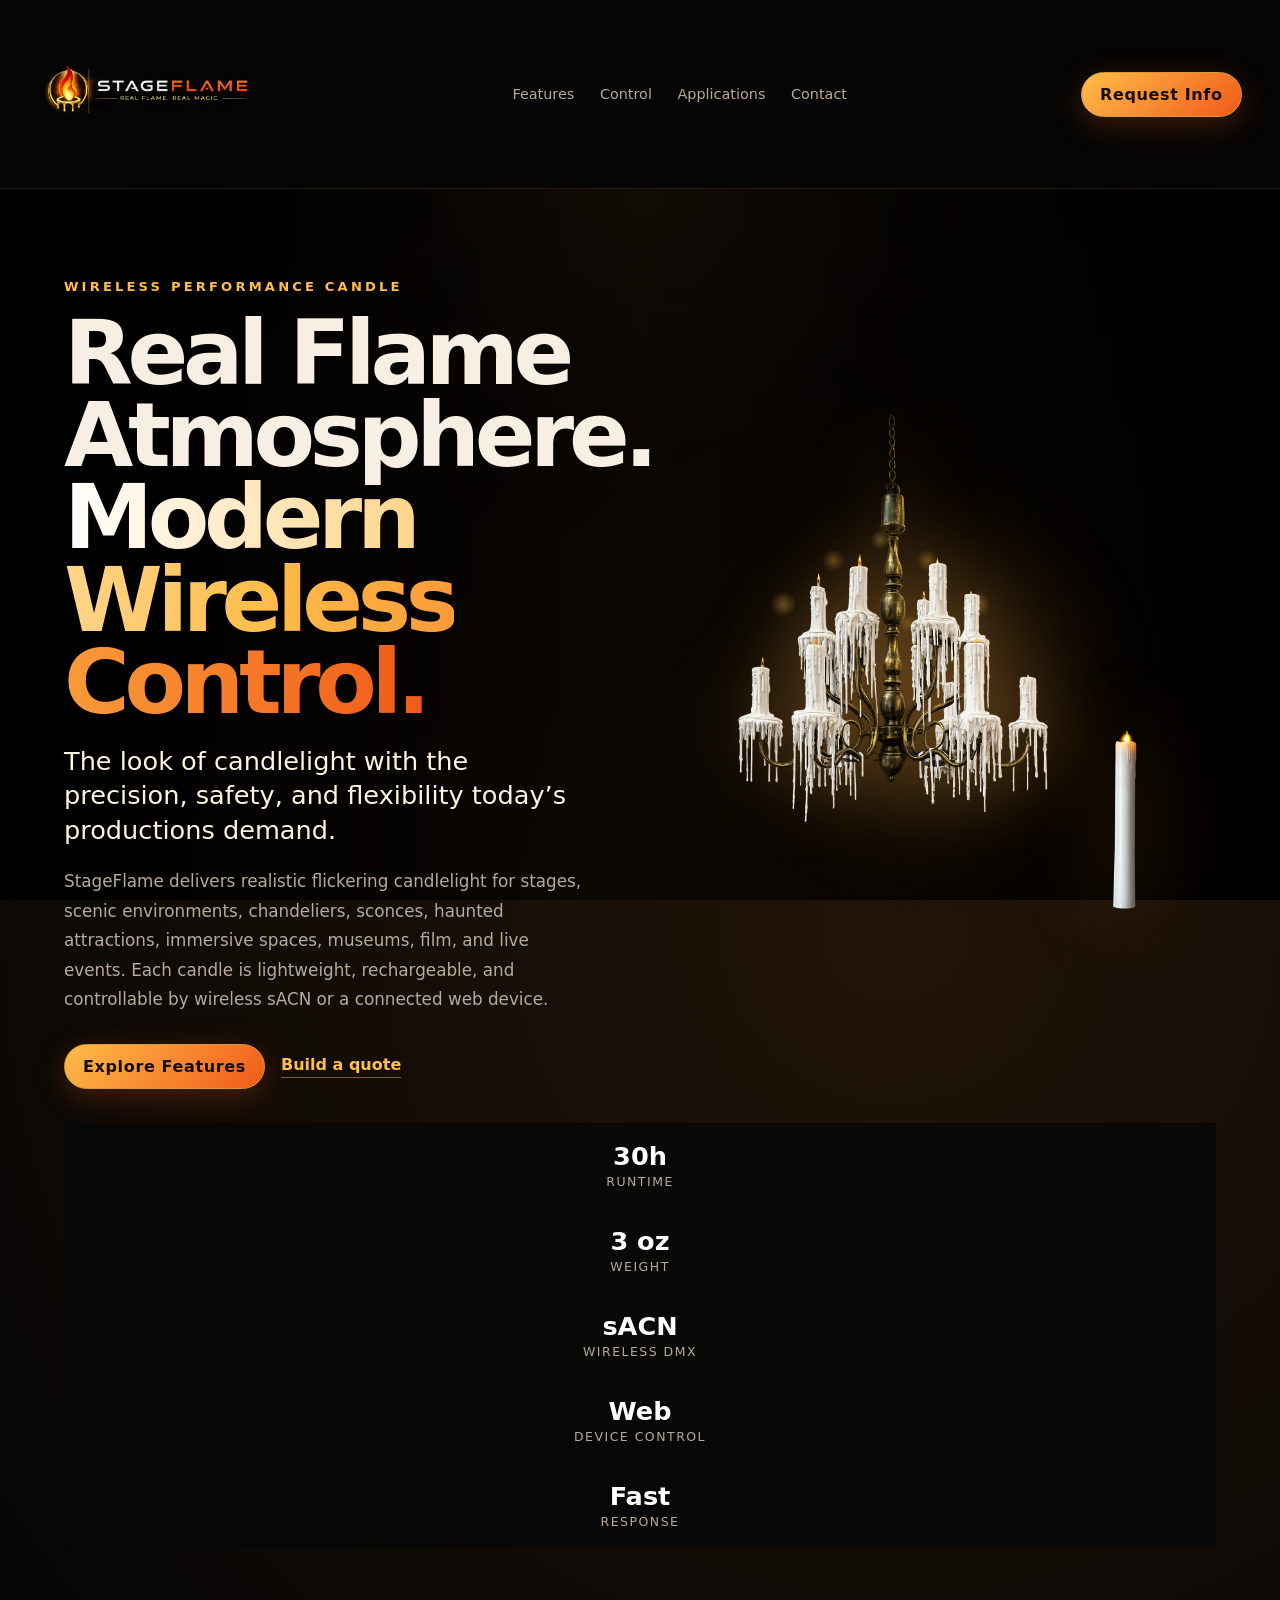
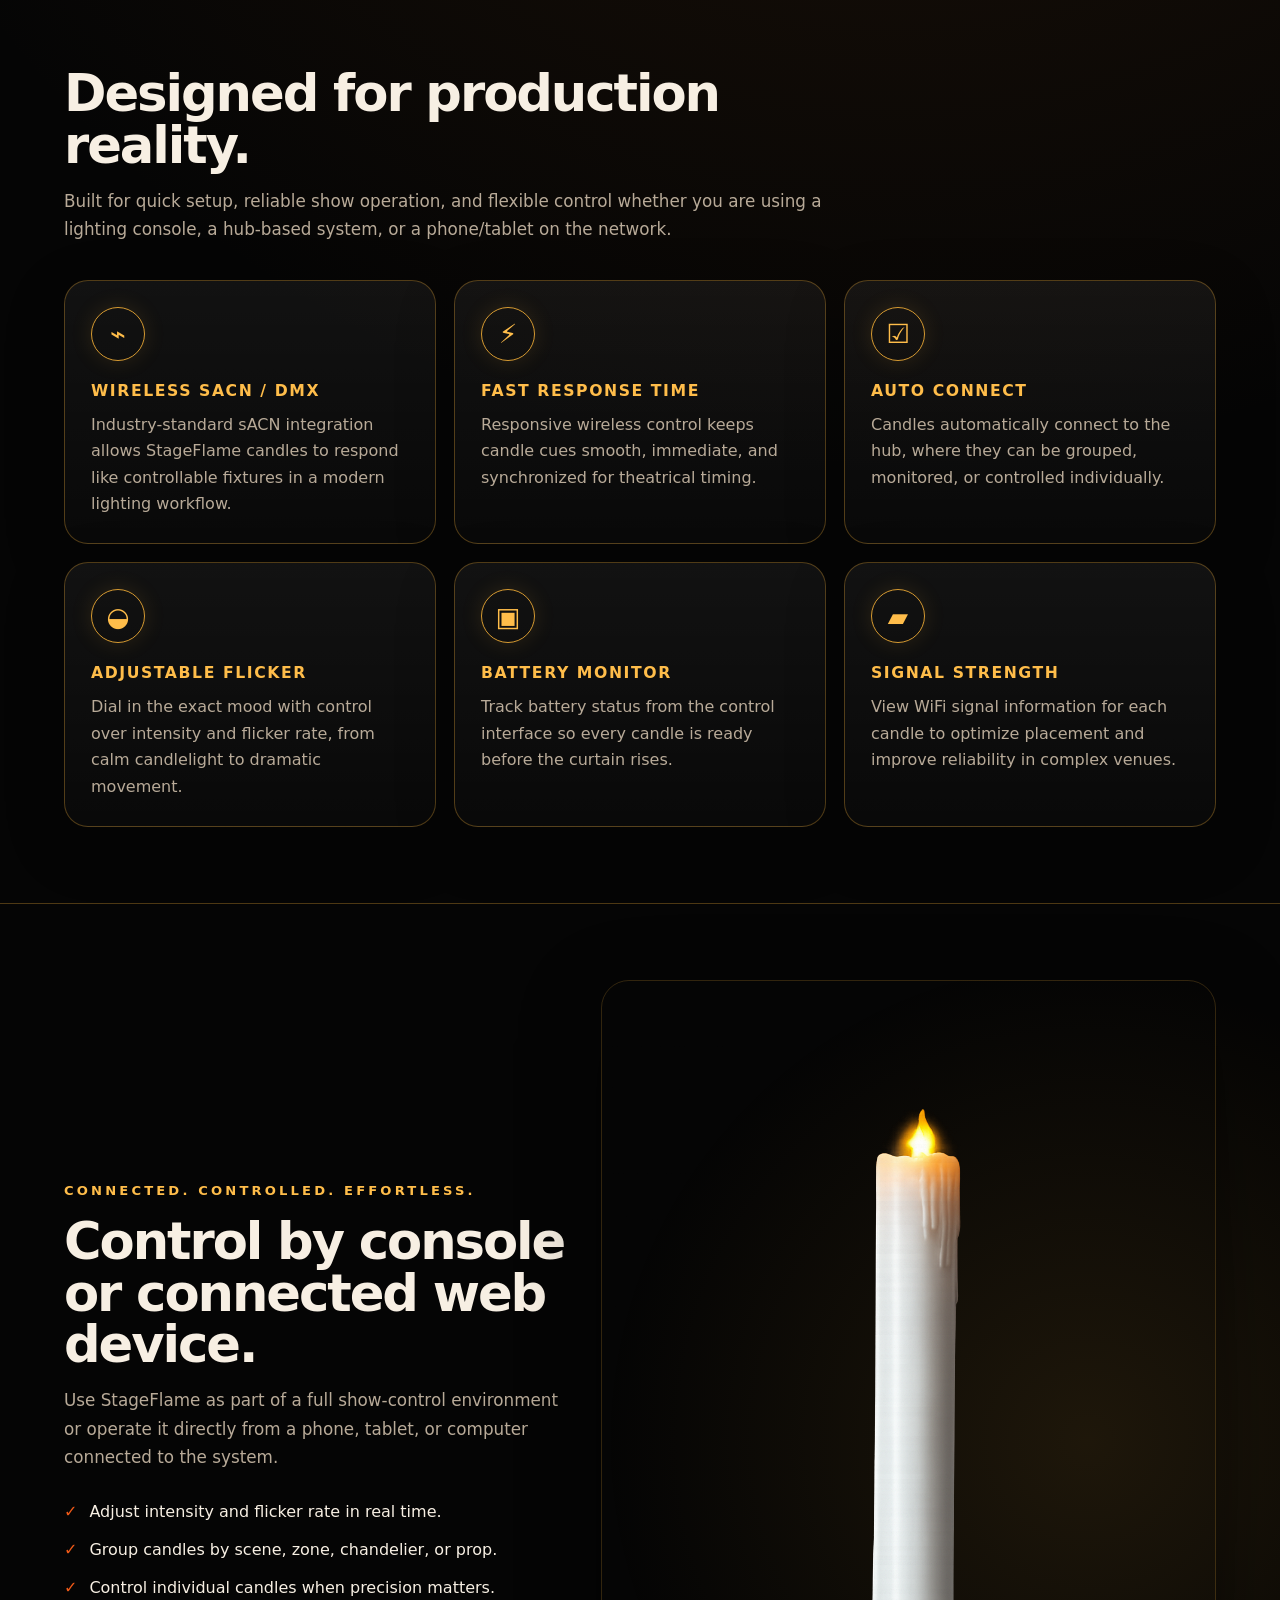
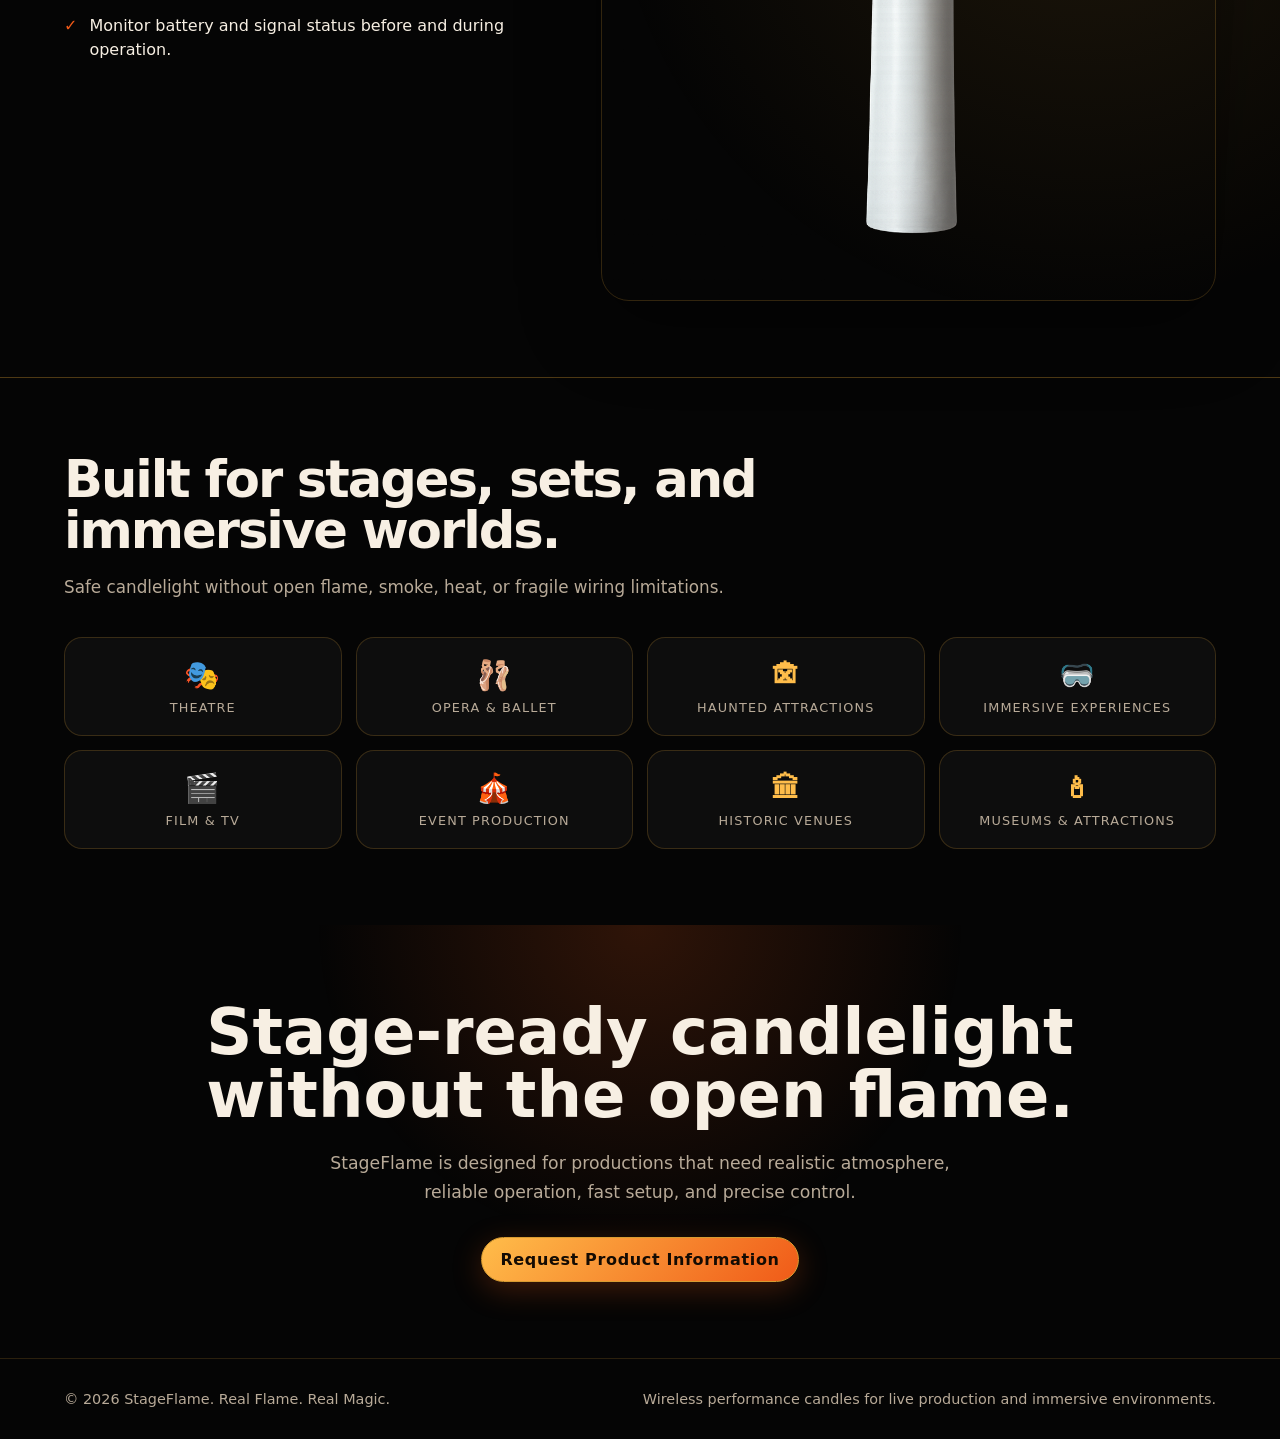
<file: index.html>
<!DOCTYPE html>
<html lang="en">
<head>
  <meta charset="UTF-8" />
  <meta name="viewport" content="width=device-width, initial-scale=1.0" />
  <title>StageFlame | Wireless Performance Candles</title>
  <link rel="stylesheet" href="style.css" />
</head>
<body>
  <header class="site-header">
    <a class="brand" href="#top">
      <img class="brand-logo" src="assets/stageflame-logo.png" alt="StageFlame logo" />
    </a>
    <nav>
      <a href="#features">Features</a>
      <a href="#control">Control</a>
      <a href="#applications">Applications</a>
      <a href="#contact">Contact</a>
    </nav>
    <a class="btn" href="mailto:stageflamefx@gmail.com?subject=StageFlame%20Inquiry">Request Info</a>
  </header>

  <main id="top">
    <section class="hero">
      <div class="hero-copy">
        <div class="eyebrow">Wireless Performance Candle</div>
        <h1>Real Flame Atmosphere. <span>Modern Wireless Control.</span></h1>
        <p class="hero-subtitle">The look of candlelight with the precision, safety, and flexibility today’s productions demand.</p>
        <p class="hero-text">StageFlame delivers realistic flickering candlelight for stages, scenic environments, chandeliers, sconces, haunted attractions, immersive spaces, museums, film, and live events. Each candle is lightweight, rechargeable, and controllable by wireless sACN or a connected web device.</p>
        <div class="hero-actions">
          <a class="btn" href="#features">Explore Features</a>
          <a class="ghost-link" href="#contact">Build a quote</a>
        </div>
      </div>
      <div class="hero-art">
        <img class="chandelier" src="assets/chandelier.png" alt="StageFlame chandelier with wireless candles" />
        <img class="candle" src="assets/candle.jpeg" alt="StageFlame candle in theatrical holder" />
      </div>
    </section>

    <div class="stats-strip">
      <div class="stat"><strong>30h</strong><span>Runtime</span></div>
      <div class="stat"><strong>3 oz</strong><span>Weight</span></div>
      <div class="stat"><strong>sACN</strong><span>Wireless DMX</span></div>
      <div class="stat"><strong>Web</strong><span>Device Control</span></div>
      <div class="stat"><strong>Fast</strong><span>Response</span></div>
    </div>

    <section id="features">
      <div class="section-heading">
        <h2>Designed for production reality.</h2>
        <p>Built for quick setup, reliable show operation, and flexible control whether you are using a lighting console, a hub-based system, or a phone/tablet on the network.</p>
      </div>
      <div class="feature-grid">
        <article class="card"><div class="icon">⌁</div><h3>Wireless sACN / DMX</h3><p>Industry-standard sACN integration allows StageFlame candles to respond like controllable fixtures in a modern lighting workflow.</p></article>
        <article class="card"><div class="icon">⚡</div><h3>Fast Response Time</h3><p>Responsive wireless control keeps candle cues smooth, immediate, and synchronized for theatrical timing.</p></article>
        <article class="card"><div class="icon">☑</div><h3>Auto Connect</h3><p>Candles automatically connect to the hub, where they can be grouped, monitored, or controlled individually.</p></article>
        <article class="card"><div class="icon">◒</div><h3>Adjustable Flicker</h3><p>Dial in the exact mood with control over intensity and flicker rate, from calm candlelight to dramatic movement.</p></article>
        <article class="card"><div class="icon">▣</div><h3>Battery Monitor</h3><p>Track battery status from the control interface so every candle is ready before the curtain rises.</p></article>
        <article class="card"><div class="icon">▰</div><h3>Signal Strength</h3><p>View WiFi signal information for each candle to optimize placement and improve reliability in complex venues.</p></article>
      </div>
    </section>

    <section id="control" class="showcase">
      <div class="section-heading">
        <div class="eyebrow">Connected. Controlled. Effortless.</div>
        <h2>Control by console or connected web device.</h2>
        <p>Use StageFlame as part of a full show-control environment or operate it directly from a phone, tablet, or computer connected to the system.</p>
        <div class="check-list">
          <div>Adjust intensity and flicker rate in real time.</div>
          <div>Group candles by scene, zone, chandelier, or prop.</div>
          <div>Control individual candles when precision matters.</div>
          <div>Monitor battery and signal status before and during operation.</div>
        </div>
      </div>
      <img src="assets/candle.jpeg" alt="StageFlame wireless performance candle in holder" />
    </section>

    <section id="applications">
      <div class="section-heading">
        <h2>Built for stages, sets, and immersive worlds.</h2>
        <p>Safe candlelight without open flame, smoke, heat, or fragile wiring limitations.</p>
      </div>
      <div class="applications">
        <div class="app"><strong>🎭</strong>Theatre</div><div class="app"><strong>🩰</strong>Opera & Ballet</div><div class="app"><strong>🏚</strong>Haunted Attractions</div><div class="app"><strong>🥽</strong>Immersive Experiences</div>
        <div class="app"><strong>🎬</strong>Film & TV</div><div class="app"><strong>🎪</strong>Event Production</div><div class="app"><strong>🏛</strong>Historic Venues</div><div class="app"><strong>🕯</strong>Museums & Attractions</div>
      </div>
    </section>

    <section id="contact" class="contact">
      <h2>Stage-ready candlelight without the open flame.</h2>
      <p>StageFlame is designed for productions that need realistic atmosphere, reliable operation, fast setup, and precise control.</p>
      <a class="btn" href="mailto:stageflamefx@gmail.com?subject=StageFlame%20Inquiry">Request Product Information</a>
    </section>
  </main>

  <footer>
    <div>© <span id="year"></span> StageFlame. Real Flame. Real Magic.</div>
    <div>Wireless performance candles for live production and immersive environments.</div>
  </footer>

  <script>document.getElementById('year').textContent = new Date().getFullYear();</script>
</body>
</html>
</file>
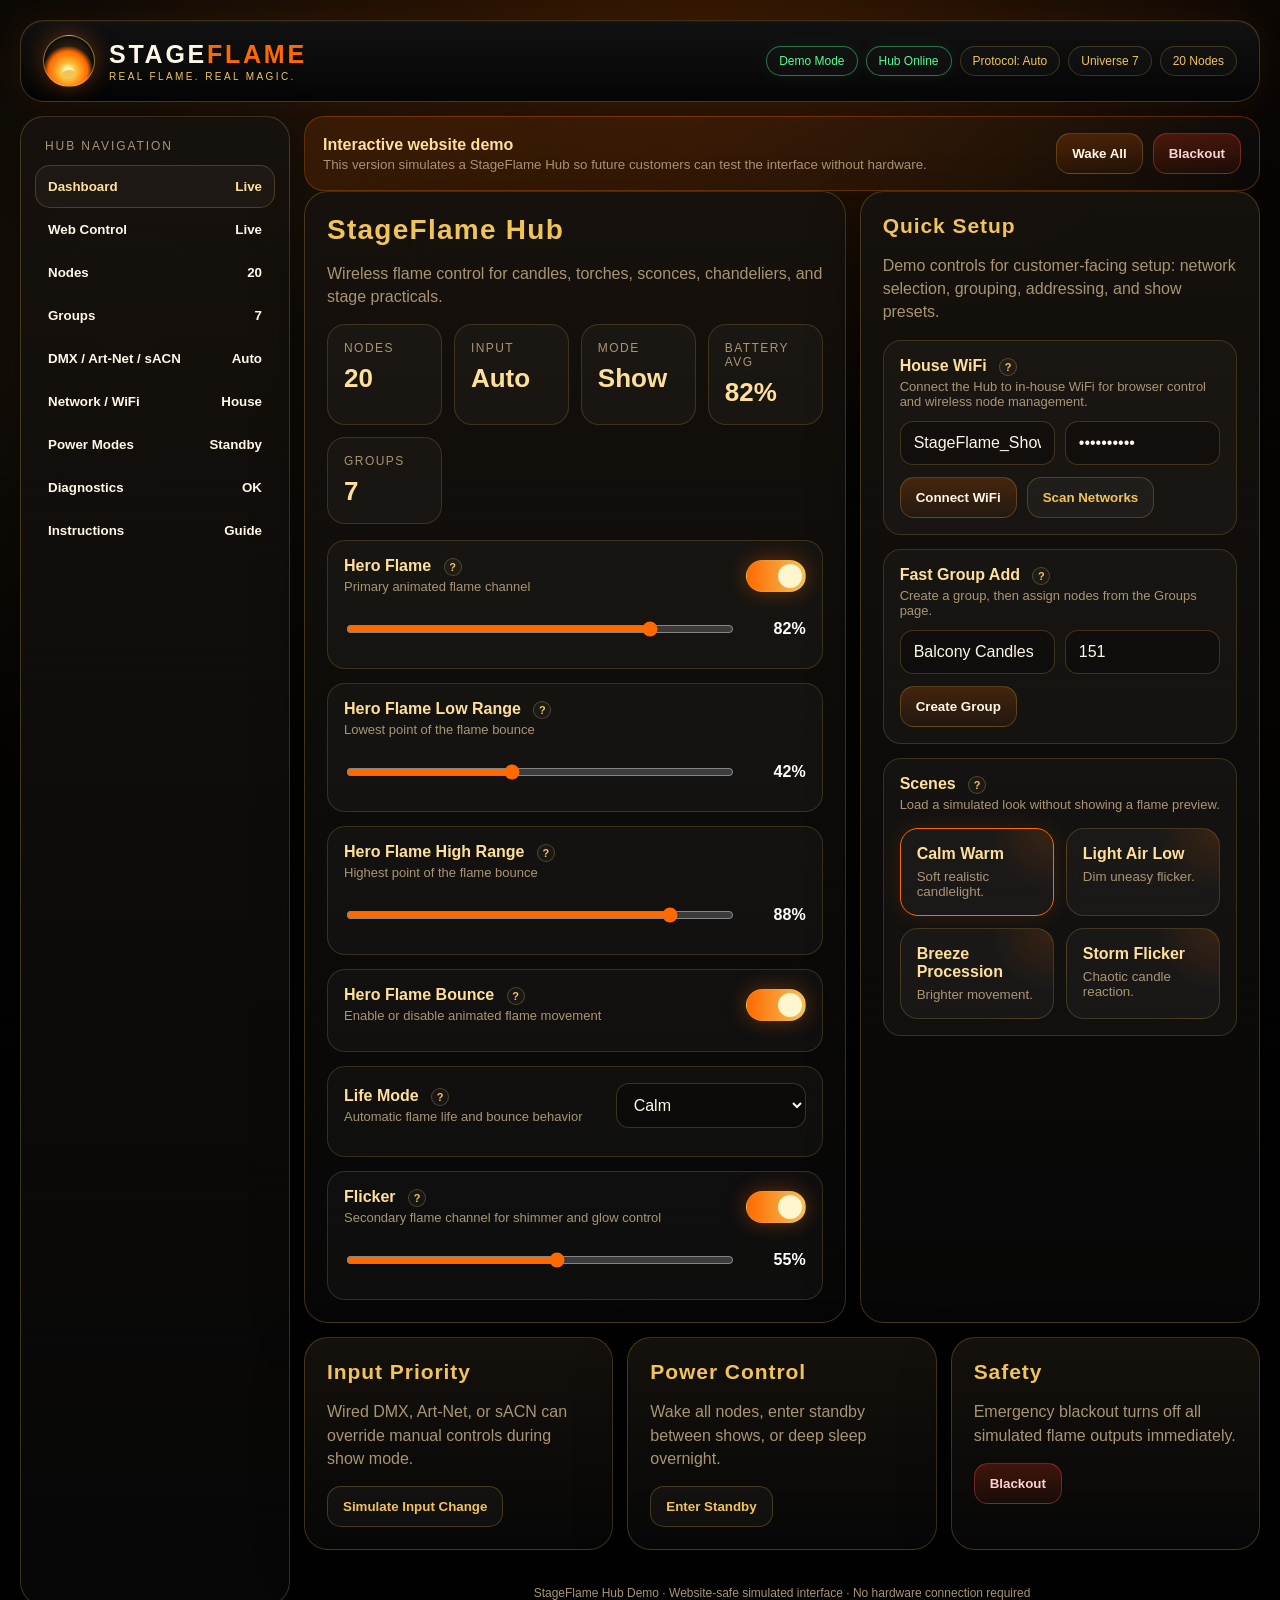
<file: demohub.html>
<!DOCTYPE html>
<html lang="en">
<head>
<meta charset="UTF-8" />
<meta name="viewport" content="width=device-width, initial-scale=1.0" />
<title>StageFlame Hub Demo</title>
<style>
:root{
  --bg:#050505;
  --bg2:#0b0704;
  --panel:#11100e;
  --panel2:#18130e;
  --line:rgba(231,184,79,.24);
  --line2:rgba(255,122,24,.32);
  --gold:#f1c45a;
  --gold2:#ffe09a;
  --orange:#ff6a00;
  --orange2:#ff9b2f;
  --red:#ff3b14;
  --green:#52ff93;
  --blue:#65b9ff;
  --text:#fff7e8;
  --muted:#a99574;
  --danger:#ff5050;
  --ok:#48ff91;
}

*{box-sizing:border-box}

body{
  margin:0;
  min-height:100vh;
  background:
    radial-gradient(circle at 55% -10%, rgba(255,106,0,.22), transparent 33%),
    radial-gradient(circle at 10% 20%, rgba(255,185,70,.07), transparent 26%),
    linear-gradient(180deg,#080604,#020202 70%);
  color:var(--text);
  font-family:Inter,Segoe UI,Arial,sans-serif;
}

body:before{
  content:"";
  position:fixed;
  inset:0;
  background:
    linear-gradient(rgba(255,255,255,.018) 1px, transparent 1px),
    linear-gradient(90deg,rgba(255,255,255,.016) 1px, transparent 1px);
  background-size:46px 46px;
  mask-image:radial-gradient(circle at center,black,transparent 78%);
  pointer-events:none;
}

.app{
  position:relative;
  z-index:2;
  max-width:1580px;
  margin:auto;
  padding:20px;
}

.topbar{
  min-height:82px;
  display:flex;
  align-items:center;
  justify-content:space-between;
  gap:20px;
  padding:10px 22px;
  border:1px solid var(--line);
  border-radius:24px;
  background:linear-gradient(180deg,rgba(18,18,18,.96),rgba(5,5,5,.98));
  box-shadow:0 0 36px rgba(255,106,0,.08), inset 0 1px 0 rgba(255,255,255,.04);
  overflow:hidden;
}

.brand{
  display:flex;
  align-items:center;
  gap:14px;
  min-width:260px;
}

.logoMark{
  width:52px;
  height:52px;
  border-radius:50%;
  background:
    radial-gradient(circle at 48% 70%, #fff9c5 0 8%, #ffbf32 18%, #ff6800 45%, transparent 58%),
    radial-gradient(circle, rgba(255,180,50,.24), rgba(255,106,0,.05) 62%, transparent 66%);
  border:1px solid rgba(241,196,90,.55);
  box-shadow:0 0 22px rgba(255,106,0,.34);
  position:relative;
}

.logoMark:after{
  content:"";
  position:absolute;
  left:18px; right:18px; bottom:8px;
  height:8px;
  border-radius:50%;
  background:var(--gold);
  box-shadow:0 0 12px rgba(255,211,120,.7);
}

.brandText strong{
  font-size:25px;
  letter-spacing:.11em;
  font-weight:900;
}
.brandText strong span{color:var(--orange)}
.brandText small{
  display:block;
  margin-top:2px;
  color:var(--gold);
  letter-spacing:.24em;
  font-size:10px;
}

.pills{
  display:flex;
  flex-wrap:wrap;
  gap:8px;
  justify-content:flex-end;
}

.pill{
  padding:7px 12px;
  border:1px solid rgba(231,184,79,.22);
  border-radius:999px;
  background:rgba(255,255,255,.025);
  color:var(--gold);
  font-size:12px;
  white-space:nowrap;
}

.pill.active{
  border-color:rgba(82,255,147,.42);
  color:var(--green);
  box-shadow:0 0 16px rgba(82,255,147,.08);
}

.layout{
  margin-top:14px;
  display:grid;
  grid-template-columns: 270px 1fr;
  gap:14px;
}

.sidebar,.card{
  border:1px solid var(--line);
  background:linear-gradient(180deg,rgba(22,18,13,.94),rgba(7,7,7,.96));
  border-radius:24px;
  box-shadow:0 18px 50px rgba(0,0,0,.36);
}

.sidebar{
  padding:14px;
  min-height:calc(100vh - 130px);
}

.navTitle{
  color:var(--muted);
  font-size:12px;
  text-transform:uppercase;
  letter-spacing:.16em;
  margin:8px 10px 12px;
}

.navBtn{
  width:100%;
  display:flex;
  justify-content:space-between;
  align-items:center;
  gap:8px;
  border:1px solid transparent;
  color:var(--text);
  background:transparent;
  padding:13px 12px;
  border-radius:15px;
  cursor:pointer;
  font-weight:700;
  text-align:left;
}

.navBtn:hover,.navBtn.active{
  border-color:var(--line);
  background:rgba(255,255,255,.035);
  color:var(--gold2);
}

.navBtn span:last-child{
  color:var(--muted);
  font-size:12px;
}

.content{
  display:grid;
  gap:14px;
}

.heroGrid{
  display:grid;
  grid-template-columns:1.15fr .85fr;
  gap:14px;
}

.card{
  padding:22px;
}

.card h1,.card h2,.card h3{
  margin:0;
  color:var(--gold);
  letter-spacing:.045em;
}

.card h1{font-size:28px}
.card h2{font-size:21px}
.card p{color:var(--muted);line-height:1.45}

.demoBanner{
  display:flex;
  align-items:center;
  justify-content:space-between;
  gap:14px;
  padding:16px 18px;
  border:1px solid rgba(255,106,0,.30);
  border-radius:20px;
  background:linear-gradient(90deg,rgba(255,106,0,.13),rgba(255,255,255,.025));
}

.demoBanner strong{color:var(--gold2)}
.demoBanner small{display:block;color:var(--muted);margin-top:3px}

.btnRow{
  display:flex;
  flex-wrap:wrap;
  gap:10px;
}

button,.selectLike{
  border:1px solid var(--line);
  border-radius:14px;
  color:var(--text);
  background:linear-gradient(180deg,rgba(255,106,0,.20),rgba(255,106,0,.055));
  padding:12px 15px;
  font-weight:800;
  cursor:pointer;
}

button.secondary{
  background:rgba(255,255,255,.035);
  color:var(--gold);
}

button.danger{
  border-color:rgba(255,80,80,.35);
  color:#ffd1d1;
  background:linear-gradient(180deg,rgba(255,60,20,.22),rgba(255,60,20,.06));
}

button:hover{box-shadow:0 0 22px rgba(255,106,0,.22)}

.metrics{
  display:grid;
  grid-template-columns:repeat(4,1fr);
  gap:12px;
  margin-top:14px;
}

.metric{
  padding:16px;
  border:1px solid rgba(231,184,79,.18);
  border-radius:18px;
  background:rgba(255,255,255,.03);
}

.metric .label{
  color:var(--muted);
  font-size:12px;
  text-transform:uppercase;
  letter-spacing:.12em;
}

.metric .value{
  margin-top:8px;
  font-size:26px;
  font-weight:900;
  color:var(--gold2);
}

.controls{
  display:grid;
  gap:14px;
  margin-top:16px;
}

.control{
  padding:16px;
  border:1px solid rgba(231,184,79,.18);
  border-radius:18px;
  background:rgba(255,255,255,.032);
}

.controlHead{
  display:flex;
  align-items:center;
  justify-content:space-between;
  gap:14px;
  margin-bottom:12px;
}

.controlTitle{
  color:var(--gold2);
  font-weight:900;
}

.controlSub{
  color:var(--muted);
  font-size:13px;
  margin-top:3px;
}

.rangeLine{
  display:flex;
  align-items:center;
  gap:14px;
}

.valueBox{
  min-width:56px;
  text-align:right;
  color:white;
  font-weight:900;
}

input[type=range]{
  width:100%;
  accent-color:var(--orange);
}

input, select{
  width:100%;
  border:1px solid rgba(231,184,79,.22);
  border-radius:13px;
  background:rgba(0,0,0,.28);
  color:var(--text);
  padding:12px 13px;
  font:inherit;
  outline:none;
}

input:focus, select:focus{
  border-color:rgba(255,106,0,.55);
  box-shadow:0 0 18px rgba(255,106,0,.12);
}

.formGrid{
  display:grid;
  grid-template-columns:1fr 1fr;
  gap:10px;
}

.formGrid.three{
  grid-template-columns:1fr 1fr 1fr;
}

.compactScenes{
  grid-template-columns:1fr 1fr;
  margin-top:0;
}

.groupManage{
  display:grid;
  gap:14px;
  margin-top:16px;
}

.groupCard{
  padding:16px;
  border:1px solid rgba(231,184,79,.2);
  border-radius:18px;
  background:rgba(255,255,255,.03);
}

.groupTop{
  display:flex;
  justify-content:space-between;
  align-items:flex-start;
  gap:12px;
  margin-bottom:12px;
}

.groupTop strong{
  color:var(--gold2);
  font-size:18px;
}

.tagRow{
  display:flex;
  flex-wrap:wrap;
  gap:8px;
  margin-top:10px;
}

.tag{
  border:1px solid rgba(231,184,79,.22);
  border-radius:999px;
  color:var(--gold);
  background:rgba(255,255,255,.03);
  padding:6px 9px;
  font-size:12px;
}

.toggle{
  position:relative;
  width:60px;
  height:32px;
  flex:0 0 60px;
}

.toggle input{display:none}

.toggle span{
  position:absolute;
  inset:0;
  border-radius:999px;
  border:1px solid var(--line);
  background:#2a2118;
  cursor:pointer;
}

.toggle span:before{
  content:"";
  width:24px;
  height:24px;
  position:absolute;
  left:3px;
  top:3px;
  border-radius:50%;
  background:#7e6a4f;
  transition:.22s;
}

.toggle input:checked + span{
  background:linear-gradient(90deg,var(--orange),var(--gold));
  box-shadow:0 0 20px rgba(255,106,0,.35);
}
.toggle input:checked + span:before{
  transform:translateX(28px);
  background:#fff5cf;
}

.nodeList{
  display:grid;
  gap:12px;
  margin-top:14px;
}

.node{
  padding:15px;
  border:1px solid rgba(231,184,79,.20);
  border-radius:18px;
  background:rgba(255,255,255,.032);
}

.nodeTop{
  display:flex;
  align-items:center;
  justify-content:space-between;
  gap:10px;
  margin-bottom:12px;
}

.nodeName{font-weight:900;color:#fff4cf;font-size:18px}
.nodeStatus{color:var(--green);font-weight:800;font-size:13px}

.nodeGrid{
  display:grid;
  grid-template-columns:1fr 1fr;
  gap:12px;
  color:var(--muted);
}

.bar{
  margin-top:6px;
  height:7px;
  background:#21160e;
  border-radius:99px;
  overflow:hidden;
}

.fill{
  height:100%;
  width:var(--v);
  background:linear-gradient(90deg,var(--orange),var(--gold));
  box-shadow:0 0 14px rgba(255,106,0,.48);
}

.sectionGrid{
  display:grid;
  grid-template-columns:repeat(3,1fr);
  gap:14px;
}

.sceneGrid{
  display:grid;
  grid-template-columns:repeat(2,1fr);
  gap:12px;
  margin-top:16px;
}

.scene{
  padding:16px;
  border:1px solid rgba(231,184,79,.2);
  border-radius:18px;
  background:
    radial-gradient(circle at top right, rgba(255,106,0,.14), transparent 36%),
    rgba(255,255,255,.03);
  cursor:pointer;
}
.scene:hover,.scene.active{border-color:var(--orange);box-shadow:0 0 22px rgba(255,106,0,.13)}
.scene strong{color:var(--gold2)}
.scene small{display:block;color:var(--muted);margin-top:6px}

.protocolGrid{
  display:grid;
  grid-template-columns:repeat(3,1fr);
  gap:12px;
  margin-top:16px;
}

.protocol{
  padding:16px;
  border:1px solid rgba(231,184,79,.20);
  border-radius:18px;
  background:rgba(255,255,255,.03);
}
.protocol strong{display:block;color:var(--gold2);margin-bottom:8px}
.protocol .state{color:var(--muted)}
.protocol.active .state{color:var(--green);font-weight:900}
.protocol.active{border-color:rgba(82,255,147,.35)}

.hidden{display:none!important}

.log{
  height:190px;
  overflow:auto;
  padding:14px;
  border-radius:16px;
  border:1px solid rgba(231,184,79,.16);
  background:#050505;
  color:#d7c19a;
  font-family:ui-monospace,SFMono-Regular,Menlo,monospace;
  font-size:12px;
  line-height:1.55;
}

.flamePreview{
  min-height:240px;
  display:grid;
  place-items:center;
  position:relative;
  overflow:hidden;
  border-radius:20px;
  border:1px solid rgba(231,184,79,.18);
  background:
    radial-gradient(circle at center, rgba(255,106,0,.16), transparent 35%),
    linear-gradient(180deg,rgba(255,255,255,.035),rgba(0,0,0,.18));
}

.flame{
  width:72px;
  height:122px;
  border-radius:62% 62% 55% 55%;
  background:
    radial-gradient(circle at 52% 68%, #fffbd1 0 10%, #ffd64d 21%, #ff801a 48%, #bd1700 70%, transparent 72%);
  filter:drop-shadow(0 0 30px rgba(255,106,0,.75));
  animation:flame 1.7s infinite ease-in-out;
  transform-origin:bottom center;
}

.flame:after{
  content:"";
  position:absolute;
  width:160px;
  height:160px;
  border-radius:50%;
  background:radial-gradient(circle, rgba(255,106,0,.23), transparent 62%);
  transform:translate(-44px,28px);
  z-index:-1;
}

@keyframes flame{
  0%,100%{transform:scale(.92,1) rotate(-2deg);opacity:.82}
  45%{transform:scale(1.05,1.18) rotate(2deg);opacity:1}
  70%{transform:scale(.96,1.05) rotate(-1deg);opacity:.9}
}

.footerNote{
  text-align:center;
  color:var(--muted);
  font-size:12px;
  padding:22px 0 6px;
}


.helpTip{
  position:relative;
  cursor:help;
}

.tooltip{
  position:absolute;
  left:0;
  top:125%;
  min-width:240px;
  max-width:320px;
  padding:12px 14px;
  border-radius:14px;
  border:1px solid rgba(231,184,79,.22);
  background:rgba(8,8,8,.96);
  color:var(--text);
  font-size:13px;
  line-height:1.45;
  box-shadow:0 12px 40px rgba(0,0,0,.42);
  opacity:0;
  pointer-events:none;
  transform:translateY(4px);
  transition:.22s;
  z-index:999;
}

.helpTip.show .tooltip{
  opacity:1;
  transform:translateY(0);
}

.navBtn .tooltip{
  left:calc(100% + 10px);
  top:0;
}

.pills .tooltip,
.protocolGrid .protocol:nth-child(3) .tooltip,
.sectionGrid .card:nth-child(3) .tooltip{
  left:auto;
  right:0;
}

.helpWrap{
  position:relative;
  display:flex;
  align-items:center;
  gap:8px;
}

.helpWrap select,
.helpWrap input{
  flex:1;
}

.inlineHelp{
  flex:0 0 auto;
}

.helpIcon{
  display:inline-flex;
  align-items:center;
  justify-content:center;
  width:18px;
  height:18px;
  margin-left:8px;
  border-radius:50%;
  border:1px solid rgba(231,184,79,.28);
  color:var(--gold);
  font-size:11px;
  font-weight:900;
  background:rgba(255,255,255,.03);
}



.nodeSettings{
  display:none;
  margin-top:12px;
  padding:14px;
  border:1px solid rgba(231,184,79,.18);
  border-radius:16px;
  background:rgba(0,0,0,.22);
}

.nodeSettings.open{
  display:block;
}

.settingGrid{
  display:grid;
  grid-template-columns:1fr 1fr;
  gap:12px;
  margin-top:12px;
}

.settingItem{
  padding:12px;
  border:1px solid rgba(231,184,79,.14);
  border-radius:14px;
  background:rgba(255,255,255,.025);
}

.settingItem label{
  display:flex;
  justify-content:space-between;
  gap:8px;
  color:var(--gold2);
  font-size:13px;
  font-weight:800;
  margin-bottom:8px;
}


.settingsBtn.active{
  border:3px solid rgba(255,145,35,.95)!important;
  background:
    linear-gradient(180deg,rgba(255,125,20,.48),rgba(255,106,0,.18))!important;
  color:#fff6dd!important;
  box-shadow:
    0 0 10px rgba(255,180,60,.65),
    0 0 26px rgba(255,106,0,.58),
    0 0 42px rgba(255,106,0,.34),
    inset 0 0 16px rgba(255,220,120,.14);
  transform:translateY(-1px);
}

.nodeSettings.open{
  display:block;
  border:3px solid rgba(255,145,35,.92)!important;
  box-shadow:
    0 0 16px rgba(255,180,60,.42),
    0 0 34px rgba(255,106,0,.34),
    inset 0 0 32px rgba(255,140,40,.08);
  background:
    radial-gradient(circle at top right, rgba(255,120,20,.18), transparent 42%),
    linear-gradient(180deg, rgba(255,120,20,.05), rgba(0,0,0,.16)),
    rgba(0,0,0,.24);
}

.nodeModeBadge{
  display:inline-flex;
  align-items:center;
  gap:6px;
  padding:5px 8px;
  border:1px solid rgba(231,184,79,.2);
  border-radius:999px;
  color:var(--gold);
  font-size:11px;
  background:rgba(255,255,255,.03);
}


.controlSourceRow{
  display:grid;
  grid-template-columns:1fr 1fr;
  gap:10px;
  margin-top:12px;
}

.sourceChoice{
  border:1px solid rgba(231,184,79,.20);
  border-radius:15px;
  padding:12px;
  background:rgba(255,255,255,.025);
  cursor:pointer;
  color:var(--muted);
  font-weight:800;
  text-align:center;
}

.sourceChoice.active{
  border-color:rgba(255,140,40,.75);
  color:#fff4d4;
  background:linear-gradient(180deg,rgba(255,120,20,.32),rgba(255,106,0,.10));
  box-shadow:0 0 20px rgba(255,106,0,.26);
}

.individualOnly.disabledBlock{
  opacity:.38;
  pointer-events:none;
  filter:grayscale(.35);
}


.webTopBar{
  display:flex;
  justify-content:space-between;
  align-items:center;
  gap:12px;
  margin-bottom:14px;
  padding:14px;
  border:2px solid rgba(255,106,0,.38);
  border-radius:20px;
  background:radial-gradient(circle at top right, rgba(255,106,0,.16), transparent 42%), rgba(255,255,255,.025);
}

.webTopBar h1{margin:0}

.bigBlackout{
  font-size:18px;
  padding:16px 24px;
  border:3px solid rgba(255,80,40,.72)!important;
  box-shadow:0 0 28px rgba(255,60,20,.22);
}

.webControlGrid{
  display:grid;
  grid-template-columns:1fr 1fr;
  gap:14px;
}

.controlTable{
  display:grid;
  gap:10px;
  margin-top:14px;
}

.controlRow{
  display:grid;
  grid-template-columns:1.1fr 1fr 1fr 90px;
  gap:10px;
  align-items:center;
  padding:12px;
  border:1px solid rgba(231,184,79,.16);
  border-radius:16px;
  background:rgba(255,255,255,.026);
}

.controlRow strong{color:var(--gold2)}

.controlMini{
  display:flex;
  align-items:center;
  gap:8px;
}

.controlMini label{
  color:var(--muted);
  font-size:12px;
  min-width:44px;
}

.chasePanel{
  display:grid;
  grid-template-columns:1fr 1fr;
  gap:12px;
  margin-top:14px;
}

.chasePreview{
  display:flex;
  flex-wrap:wrap;
  gap:6px;
  margin-top:12px;
}

.chaseDot{
  width:22px;
  height:22px;
  border-radius:50%;
  border:1px solid rgba(231,184,79,.24);
  background:rgba(255,255,255,.05);
  display:inline-block;
}

.chaseDot.active{
  background:radial-gradient(circle,#fff2b3,#ff8a16 60%,#371100);
  box-shadow:0 0 18px rgba(255,106,0,.72);
}

.fadeButtons{
  display:grid;
  grid-template-columns:repeat(3,1fr);
  gap:10px;
  margin-top:12px;
}


.consoleSurface{
  border:1px solid rgba(231,184,79,.24);
  border-radius:24px;
  background:
    radial-gradient(circle at top right, rgba(255,106,0,.12), transparent 38%),
    linear-gradient(180deg, rgba(18,18,18,.96), rgba(5,5,5,.98));
  padding:18px;
  box-shadow:0 20px 60px rgba(0,0,0,.42);
}

.consoleHeader{
  display:flex;
  justify-content:space-between;
  align-items:center;
  gap:14px;
  margin-bottom:16px;
}

.consoleSelector{
  display:flex;
  gap:8px;
  flex-wrap:wrap;
}

.consoleSelector button.active{
  border:2px solid rgba(255,145,35,.9);
  box-shadow:0 0 20px rgba(255,106,0,.35);
}

.faderBank{
  display:grid;
  grid-template-columns:140px 1fr;
  gap:16px;
}

.masterStrip{
  min-height:440px;
  padding:14px;
  border:3px solid rgba(255,145,35,.78);
  border-radius:22px;
  background:
    radial-gradient(circle at top, rgba(255,106,0,.16), transparent 45%),
    rgba(255,255,255,.03);
  box-shadow:0 0 32px rgba(255,106,0,.24);
  display:flex;
  flex-direction:column;
  align-items:center;
  justify-content:space-between;
}

.faderScroller{
  overflow-x:auto;
  padding-bottom:10px;
}

.faderRows{
  display:flex;
  gap:12px;
  min-width:max-content;
}

.faderStrip{
  width:118px;
  min-height:440px;
  padding:12px 10px;
  border:1px solid rgba(231,184,79,.18);
  border-radius:18px;
  background:rgba(255,255,255,.025);
  display:flex;
  flex-direction:column;
  align-items:center;
  justify-content:space-between;
}

.faderStrip.active{
  border-color:rgba(255,145,35,.82);
  box-shadow:0 0 20px rgba(255,106,0,.18);
}

.faderName{
  color:var(--gold2);
  font-weight:900;
  font-size:13px;
  text-align:center;
  min-height:34px;
  display:flex;
  align-items:center;
  justify-content:center;
}

.faderValue{
  color:#fff5d6;
  font-size:22px;
  font-weight:900;
  margin:8px 0;
}

.verticalFader{
  writing-mode:bt-lr;
  -webkit-appearance:slider-vertical;
  appearance:slider-vertical;
  width:34px;
  height:230px;
  accent-color:var(--orange);
}

.faderLabel{
  color:var(--muted);
  font-size:11px;
  text-transform:uppercase;
  letter-spacing:.08em;
}

.lifeSelectSmall{
  font-size:12px;
  padding:8px;
  margin-top:8px;
}

.consoleSubControls{
  margin-top:16px;
  display:grid;
  grid-template-columns:1fr 1fr;
  gap:14px;
}


.consoleSurface{
  background:
    linear-gradient(180deg, rgba(32,34,72,.96), rgba(16,18,48,.98))!important;
  border-color:rgba(120,150,255,.35)!important;
}

.consoleHeader h2{
  color:#fff6d0;
}

.faderBank{
  grid-template-columns:110px 1fr!important;
}

.masterStrip{
  min-height:520px!important;
  border-color:rgba(255,145,35,.9)!important;
}

.faderRows{
  gap:10px!important;
  align-items:stretch;
}

.consoleFixture{
  width:260px;
  min-height:520px;
  padding:10px;
  border:1px solid rgba(210,220,255,.24);
  border-radius:10px;
  background:
    linear-gradient(180deg, rgba(59,61,112,.92), rgba(37,39,86,.96));
  box-shadow:inset 0 1px 0 rgba(255,255,255,.05);
  display:flex;
  flex-direction:column;
}

.consoleFixture.active{
  border-color:rgba(255,145,35,.85);
  box-shadow:0 0 20px rgba(255,106,0,.22);
}

.fixtureNameEdit{
  width:100%;
  text-align:center;
  border:1px solid rgba(255,255,255,.18);
  background:rgba(0,0,0,.18);
  color:#fff7d6;
  font-weight:900;
  padding:8px;
  border-radius:8px;
  margin-bottom:8px;
}

.fixtureMeta{
  display:flex;
  justify-content:space-between;
  gap:6px;
  color:#d6dafd;
  font-size:11px;
  margin-bottom:8px;
}

.threeFaders{
  flex:1;
  display:grid;
  grid-template-columns:repeat(3,1fr);
  gap:8px;
  align-items:end;
}

.channelStrip{
  height:410px;
  display:flex;
  flex-direction:column;
  align-items:center;
  justify-content:space-between;
  padding:8px 5px;
  border:1px solid rgba(255,255,255,.14);
  border-radius:8px;
  background:rgba(0,0,0,.12);
}

.channelLabel{
  width:100%;
  border:1px solid rgba(255,255,255,.15);
  background:rgba(0,0,0,.22);
  color:#e9eaff;
  font-size:11px;
  font-weight:800;
  text-align:center;
  padding:6px 4px;
  border-radius:6px;
}

.channelValue{
  color:#ffffff;
  font-weight:900;
  font-size:16px;
  min-height:20px;
}

.channelNumber{
  color:#00ff77;
  font-size:11px;
  font-weight:900;
}

.consoleFader{
  writing-mode:bt-lr;
  -webkit-appearance:slider-vertical;
  appearance:slider-vertical;
  width:34px;
  height:250px;
  accent-color:#f7f7ff;
}

.lifeReadout{
  color:#ffd36e;
  font-size:10px;
  text-align:center;
  min-height:24px;
  display:flex;
  align-items:center;
  justify-content:center;
}

.masterStrip .consoleFader{
  height:300px;
  accent-color:var(--orange);
}


.consoleSurface{
  background:
    radial-gradient(circle at top right, rgba(255,106,0,.12), transparent 38%),
    linear-gradient(180deg, rgba(22,18,13,.96), rgba(7,7,7,.98))!important;
  border:1px solid rgba(231,184,79,.24)!important;
  border-radius:24px;
  padding:18px;
  box-shadow:0 20px 60px rgba(0,0,0,.42);
}

.consoleHeader h2{
  color:var(--gold)!important;
}

.faderBank{
  grid-template-columns:120px 1fr!important;
  align-items:stretch;
}

.masterStrip{
  min-height:500px!important;
  border:3px solid rgba(255,145,35,.9)!important;
  background:
    radial-gradient(circle at top, rgba(255,106,0,.16), transparent 45%),
    linear-gradient(180deg, rgba(30,22,14,.95), rgba(8,8,8,.98))!important;
}

.faderScroller{
  min-height:520px;
  overflow-x:auto;
  overflow-y:hidden;
  border:1px solid rgba(231,184,79,.16);
  border-radius:20px;
  background:rgba(0,0,0,.16);
  padding:14px;
}

.faderRows{
  gap:12px!important;
  align-items:stretch;
  min-height:490px;
}

.consoleFixture{
  width:255px;
  min-height:485px;
  padding:12px;
  border:1px solid rgba(231,184,79,.24);
  border-radius:18px;
  background:
    radial-gradient(circle at top right, rgba(255,106,0,.10), transparent 42%),
    linear-gradient(180deg, rgba(24,19,13,.96), rgba(9,9,9,.98));
  box-shadow:inset 0 1px 0 rgba(255,255,255,.035);
  display:flex;
  flex-direction:column;
}

.consoleFixture.active{
  border:2px solid rgba(255,145,35,.86);
  box-shadow:0 0 24px rgba(255,106,0,.24);
}

.fixtureNameEdit{
  width:100%;
  text-align:center;
  border:1px solid rgba(231,184,79,.22);
  background:rgba(0,0,0,.28);
  color:#fff7d6;
  font-weight:900;
  padding:8px;
  border-radius:10px;
  margin-bottom:8px;
}

.fixtureMeta{
  display:flex;
  justify-content:space-between;
  gap:6px;
  color:var(--muted);
  font-size:11px;
  margin-bottom:8px;
}

.threeFaders{
  flex:1;
  display:grid;
  grid-template-columns:repeat(3,1fr);
  gap:8px;
  align-items:end;
}

.channelStrip{
  height:405px;
  display:flex;
  flex-direction:column;
  align-items:center;
  justify-content:space-between;
  padding:8px 5px;
  border:1px solid rgba(231,184,79,.16);
  border-radius:12px;
  background:rgba(255,255,255,.025);
}

.channelLabel{
  width:100%;
  border:1px solid rgba(231,184,79,.18);
  background:rgba(0,0,0,.24);
  color:#fff2c8;
  font-size:11px;
  font-weight:800;
  text-align:center;
  padding:6px 4px;
  border-radius:8px;
}

.channelValue{
  color:#ffffff;
  font-weight:900;
  font-size:16px;
  min-height:20px;
}

.channelNumber{
  color:var(--green);
  font-size:11px;
  font-weight:900;
}

.consoleFader{
  writing-mode:bt-lr;
  -webkit-appearance:slider-vertical;
  appearance:slider-vertical;
  width:34px;
  height:250px;
  accent-color:var(--orange);
}

.lifeReadout{
  color:var(--gold);
  font-size:10px;
  text-align:center;
  min-height:24px;
  display:flex;
  align-items:center;
  justify-content:center;
}

.masterStrip .consoleFader{
  height:300px;
}

.addFaderPanel{
  display:grid;
  grid-template-columns:1fr 1fr auto;
  gap:10px;
  align-items:end;
  margin-bottom:14px;
  padding:14px;
  border:1px solid rgba(231,184,79,.18);
  border-radius:18px;
  background:rgba(255,255,255,.025);
}

.emptyFaderMessage{
  min-width:520px;
  min-height:460px;
  border:1px dashed rgba(231,184,79,.26);
  border-radius:18px;
  color:var(--muted);
  display:grid;
  place-items:center;
  text-align:center;
  padding:22px;
}

.removeFaderBtn{
  padding:7px 9px;
  font-size:11px;
  border-radius:10px;
  margin-top:8px;
}


.consoleSurface,
.addFaderPanel,
.webTopBar{
  overflow:visible!important;
  position:relative;
}

.addFaderPanel{
  z-index:50;
}

.addFaderPanel select,
.addFaderPanel input,
.addFaderPanel button{
  position:relative;
  z-index:60;
}

.faderScroller{
  position:relative;
  z-index:1;
}

.consoleFixture{
  overflow:visible;
}

select{
  position:relative;
  z-index:20;
}


.addFaderPanel{
  grid-template-columns:1fr!important;
}

.addTypeButtons{
  display:flex;
  gap:10px;
  flex-wrap:wrap;
  margin-bottom:12px;
}

.addTypeButtons button.active{
  border:3px solid rgba(255,145,35,.9)!important;
  box-shadow:0 0 22px rgba(255,106,0,.32);
}

.addVisibleList{
  display:grid;
  grid-template-columns:repeat(auto-fill,minmax(180px,1fr));
  gap:10px;
}

.addItemBtn{
  width:100%;
  text-align:left;
  padding:12px;
  border-radius:14px;
  border:1px solid rgba(231,184,79,.22);
  background:rgba(255,255,255,.03);
  color:var(--text);
}

.addItemBtn:hover{
  border-color:rgba(255,145,35,.75);
  box-shadow:0 0 18px rgba(255,106,0,.2);
}

.addItemBtn.added{
  color:var(--muted);
  opacity:.55;
}

.addItemBtn strong{
  display:block;
  color:var(--gold2);
  margin-bottom:4px;
}

.addItemBtn small{
  color:var(--muted);
}


/* Web Control v23 fixes */
.consoleSurface,
.addFaderPanel,
.faderScroller,
.faderRows{
  overflow:visible!important;
}

.consoleSurface{
  background:
    radial-gradient(circle at top right, rgba(255,106,0,.12), transparent 38%),
    linear-gradient(180deg, rgba(22,18,13,.96), rgba(7,7,7,.98))!important;
  border:1px solid rgba(231,184,79,.24)!important;
}

.addFaderPanel{
  display:block!important;
  position:relative;
  z-index:20;
  margin-bottom:16px;
}

.addTypeButtons{
  display:flex;
  gap:10px;
  flex-wrap:wrap;
  margin:10px 0 12px;
}

.addTypeButtons button.active{
  border:3px solid rgba(255,145,35,.9)!important;
  box-shadow:0 0 22px rgba(255,106,0,.32);
}

.addVisibleList{
  display:grid!important;
  grid-template-columns:repeat(auto-fill,minmax(180px,1fr));
  gap:10px;
  width:100%;
}

.addItemBtn{
  width:100%;
  text-align:left;
  padding:12px;
  border-radius:14px;
  border:1px solid rgba(231,184,79,.22);
  background:rgba(255,255,255,.03);
  color:var(--text);
}

.addItemBtn:hover{
  border-color:rgba(255,145,35,.75);
  box-shadow:0 0 18px rgba(255,106,0,.2);
}

.addItemBtn.added{
  color:var(--muted);
  opacity:.55;
}

.addItemBtn strong{
  display:block;
  color:var(--gold2);
  margin-bottom:4px;
}

.addItemBtn small{
  color:var(--muted);
}

.consoleFader,
.verticalFader{
  writing-mode:vertical-lr!important;
  direction:rtl!important;
  appearance:auto;
  -webkit-appearance:slider-vertical;
  width:34px;
}

.masterStrip .consoleFader{
  height:300px;
}

.faderRows{
  min-height:490px;
}

.emptyFaderMessage{
  min-width:520px;
}


/* v24 repair: visible group list and web-control add list */
.groupManage{
  display:grid!important;
  gap:14px!important;
  margin-top:16px!important;
}

.webAddPanel{
  margin-bottom:16px;
  padding:14px;
  border:1px solid rgba(231,184,79,.18);
  border-radius:18px;
  background:rgba(255,255,255,.025);
}

.webAddButtons{
  display:flex;
  gap:10px;
  flex-wrap:wrap;
  margin:10px 0 12px;
}

.webAddButtons button.active{
  border:3px solid rgba(255,145,35,.9)!important;
  box-shadow:0 0 22px rgba(255,106,0,.32);
}

.webAddList{
  display:grid!important;
  grid-template-columns:repeat(auto-fill,minmax(190px,1fr));
  gap:10px;
}

.webAddItem{
  text-align:left;
  padding:12px;
  border-radius:14px;
  border:1px solid rgba(231,184,79,.22);
  background:rgba(255,255,255,.03);
  color:var(--text);
  width:100%;
}

.webAddItem strong{
  display:block;
  color:var(--gold2);
  margin-bottom:4px;
}

.webAddItem small{
  color:var(--muted);
}

.webAddItem.added{
  opacity:.55;
}

.consoleSurface,
.faderScroller,
.faderRows{
  overflow:visible!important;
}

.faderScroller{
  overflow-x:auto!important;
}


/* v25 Web Control rebuild */
.webAddPanel{
  display:block!important;
  margin-bottom:16px!important;
  padding:14px!important;
  border:1px solid rgba(231,184,79,.22)!important;
  border-radius:18px!important;
  background:rgba(255,255,255,.025)!important;
  overflow:visible!important;
}

.webAddButtons{
  display:flex!important;
  gap:10px!important;
  flex-wrap:wrap!important;
  margin-bottom:12px!important;
}

.webAddButtons button.active{
  border:3px solid rgba(255,145,35,.9)!important;
  box-shadow:0 0 22px rgba(255,106,0,.32)!important;
}

.webAddList{
  display:grid!important;
  grid-template-columns:repeat(auto-fill,minmax(180px,1fr))!important;
  gap:10px!important;
}

.webAddItem{
  width:100%!important;
  text-align:left!important;
  padding:12px!important;
  border-radius:14px!important;
  border:1px solid rgba(231,184,79,.22)!important;
  background:rgba(255,255,255,.035)!important;
  color:var(--text)!important;
  cursor:pointer!important;
}

.webAddItem strong{
  display:block!important;
  color:var(--gold2)!important;
  margin-bottom:4px!important;
}

.webAddItem small{
  color:var(--muted)!important;
}

.webAddItem.added{
  opacity:.55!important;
}

.consoleSurface{
  overflow:visible!important;
  background:
    radial-gradient(circle at top right, rgba(255,106,0,.12), transparent 38%),
    linear-gradient(180deg, rgba(22,18,13,.96), rgba(7,7,7,.98))!important;
  border:1px solid rgba(231,184,79,.24)!important;
}

.faderScroller{
  overflow-x:auto!important;
  overflow-y:hidden!important;
}

.faderRows{
  min-height:500px!important;
  align-items:stretch!important;
}

.consoleFader{
  writing-mode:vertical-lr!important;
  direction:rtl!important;
  -webkit-appearance:slider-vertical!important;
  appearance:slider-vertical!important;
  width:34px!important;
  accent-color:var(--orange)!important;
}


/* v26 simplified all-node web control */
.simpleMasterPanel{
  display:grid;
  grid-template-columns:1fr 2fr 80px;
  gap:14px;
  align-items:center;
  padding:16px;
  border:2px solid rgba(255,145,35,.55);
  border-radius:18px;
  background:
    radial-gradient(circle at top right, rgba(255,106,0,.13), transparent 42%),
    rgba(255,255,255,.03);
  margin-bottom:16px;
}

.allNodeMiniFaders{
  display:grid;
  grid-template-columns:repeat(auto-fill,minmax(210px,1fr));
  gap:12px;
}

.miniNodeStrip{
  padding:12px;
  border:1px solid rgba(231,184,79,.22);
  border-radius:18px;
  background:
    radial-gradient(circle at top right, rgba(255,106,0,.09), transparent 42%),
    rgba(255,255,255,.025);
}

.miniNodeStrip.active{
  border:2px solid rgba(255,145,35,.75);
  box-shadow:0 0 22px rgba(255,106,0,.18);
}

.miniNodeTop{
  display:flex;
  justify-content:space-between;
  gap:8px;
  align-items:flex-start;
  margin-bottom:10px;
}

.miniNodeTop strong{
  color:var(--gold2);
  font-size:15px;
}

.miniNodeTop small{
  display:block;
  color:var(--muted);
  margin-top:3px;
}

.miniChannels{
  display:grid;
  grid-template-columns:repeat(3,1fr);
  gap:8px;
  align-items:end;
}

.miniChannel{
  height:250px;
  display:flex;
  flex-direction:column;
  align-items:center;
  justify-content:space-between;
  padding:7px 4px;
  border:1px solid rgba(231,184,79,.14);
  border-radius:12px;
  background:rgba(0,0,0,.16);
}

.miniChannel label{
  color:var(--gold);
  font-size:11px;
  font-weight:800;
  text-align:center;
  min-height:28px;
}

.miniFader{
  writing-mode:vertical-lr!important;
  direction:rtl!important;
  -webkit-appearance:slider-vertical!important;
  appearance:slider-vertical!important;
  width:30px!important;
  height:145px!important;
  accent-color:var(--orange)!important;
}

.miniVal{
  color:#fff;
  font-weight:900;
  font-size:13px;
}

.miniCh{
  color:var(--green);
  font-size:10px;
  font-weight:900;
}

.miniLifeName{
  color:var(--gold);
  font-size:10px;
  text-align:center;
  min-height:20px;
}

@media(max-width:800px){
  .simpleMasterPanel{
    grid-template-columns:1fr;
  }
}


/* v28 group + node console controls */
.allNodeMiniFaders{
  display:grid!important;
  grid-template-columns:repeat(auto-fill,minmax(210px,1fr))!important;
  gap:12px!important;
}

.miniNodeStrip.groupStrip{
  border-color:rgba(255,145,35,.42);
  background:
    radial-gradient(circle at top right, rgba(255,145,35,.13), transparent 42%),
    rgba(255,255,255,.025);
}

.miniNodeStrip.nodeStrip{
  border-color:rgba(231,184,79,.20);
}


/* v29 force render 7 groups + 20 nodes on Web Control */
.allNodeMiniFaders{
  display:grid!important;
  grid-template-columns:repeat(auto-fill,minmax(210px,1fr))!important;
  gap:12px!important;
  width:100%!important;
}

.miniNodeStrip{
  display:block!important;
  min-height:330px!important;
}

.miniChannels{
  display:grid!important;
  grid-template-columns:repeat(3,1fr)!important;
  gap:8px!important;
}

.groupStrip{
  border:2px solid rgba(255,145,35,.48)!important;
  background:
    radial-gradient(circle at top right, rgba(255,145,35,.13), transparent 42%),
    rgba(255,255,255,.025)!important;
}

.nodeStrip{
  border:1px solid rgba(231,184,79,.22)!important;
}

.nodeModeBadge{
  vertical-align:middle;
  margin-left:8px;
}


/* v30 rendered strips */
.allNodeMiniFaders{
 display:grid!important;
 grid-template-columns:repeat(auto-fill,minmax(240px,1fr))!important;
 gap:14px!important;
 margin-top:18px!important;
}

.miniNodeStrip{
 background:linear-gradient(180deg, rgba(30,18,8,.95), rgba(5,5,5,.95));
 border:2px solid rgba(255,145,35,.35)!important;
 border-radius:22px;
 padding:14px;
 min-height:420px;
 display:flex!important;
 flex-direction:column;
}

.groupStrip{
 box-shadow:0 0 24px rgba(255,120,0,.14);
}

.stripHeader{
 display:flex;
 justify-content:space-between;
 align-items:flex-start;
 margin-bottom:10px;
}

.stripTitle{
 color:var(--gold2);
 font-size:20px;
 font-weight:900;
}

.stripSub{
 color:var(--muted);
 font-size:12px;
 margin-top:3px;
}

.stripStatus{
 color:#44ff99;
 font-size:12px;
 font-weight:800;
}

.stripFaders{
 display:grid;
 grid-template-columns:repeat(3,1fr);
 gap:10px;
 flex:1;
 align-items:end;
 margin-top:10px;
}

.faderCol{
 border:1px solid rgba(255,255,255,.08);
 border-radius:16px;
 padding:10px 6px;
 background:rgba(255,255,255,.03);
 text-align:center;
 min-height:260px;
 display:flex;
 flex-direction:column;
 justify-content:space-between;
 align-items:center;
}

.faderCol label{
 color:var(--gold);
 font-size:11px;
 font-weight:800;
 line-height:1.2;
}

.consoleFader{
 writing-mode:vertical-lr!important;
 direction:rtl!important;
 -webkit-appearance:slider-vertical!important;
 appearance:slider-vertical!important;
 width:28px!important;
 height:170px!important;
 accent-color:#ff7a00!important;
}

.faderValue{
 color:white;
 font-weight:900;
 font-size:15px;
}

.blackoutBtn{
 width:100%;
 margin-top:14px;
 background:linear-gradient(180deg,#ff7a00,#9c4200);
 border:2px solid rgba(255,170,90,.6);
 color:white;
 font-weight:900;
 padding:12px;
 border-radius:14px;
 cursor:pointer;
 box-shadow:0 0 18px rgba(255,120,0,.22);
}


/* v31 force visible rendered faders */
#allGroupMiniFaders,
#allNodeMiniFaders{
  display:grid!important;
  grid-template-columns:repeat(auto-fill,minmax(250px,1fr))!important;
  gap:14px!important;
  margin-top:20px!important;
  min-height:0!important;
}

.miniNodeStrip{
  display:flex!important;
  flex-direction:column!important;
  min-height:440px!important;
  padding:14px!important;
  border-radius:22px!important;
  background:linear-gradient(180deg, rgba(30,18,8,.95), rgba(5,5,5,.95))!important;
  border:2px solid rgba(255,145,35,.38)!important;
  box-shadow:0 0 20px rgba(255,106,0,.12)!important;
}

.stripHeader{
  display:flex!important;
  justify-content:space-between!important;
  gap:10px!important;
  margin-bottom:12px!important;
}

.stripTitle{
  color:var(--gold2)!important;
  font-size:19px!important;
  font-weight:900!important;
}

.stripSub{
  color:var(--muted)!important;
  font-size:12px!important;
  margin-top:4px!important;
}

.stripStatus{
  color:var(--green)!important;
  font-size:12px!important;
  font-weight:900!important;
  white-space:nowrap!important;
}

.stripFaders{
  display:grid!important;
  grid-template-columns:repeat(3,1fr)!important;
  gap:9px!important;
  flex:1!important;
}

.faderCol{
  display:flex!important;
  flex-direction:column!important;
  align-items:center!important;
  justify-content:space-between!important;
  min-height:275px!important;
  padding:10px 5px!important;
  border:1px solid rgba(231,184,79,.16)!important;
  border-radius:14px!important;
  background:rgba(0,0,0,.18)!important;
  text-align:center!important;
}

.faderCol label{
  color:var(--gold)!important;
  font-size:11px!important;
  font-weight:800!important;
  line-height:1.25!important;
}

.consoleFader{
  writing-mode:vertical-lr!important;
  direction:rtl!important;
  -webkit-appearance:slider-vertical!important;
  appearance:slider-vertical!important;
  width:32px!important;
  height:165px!important;
  accent-color:var(--orange)!important;
}

.faderValue{
  color:#fff!important;
  font-weight:900!important;
  font-size:15px!important;
}

.blackoutBtn{
  margin-top:12px!important;
  width:100%!important;
  border:2px solid rgba(255,170,90,.6)!important;
  background:linear-gradient(180deg,#ff7a00,#883600)!important;
  color:white!important;
  font-weight:900!important;
  padding:11px!important;
  border-radius:14px!important;
  cursor:pointer!important;
}

.miniLifeName{
  color:var(--gold)!important;
  font-size:10px!important;
  min-height:18px!important;
}


/* v32 selected-target console layout */
.targetTabs{
  display:flex;
  gap:10px;
  flex-wrap:wrap;
  margin:14px 0;
}

.targetTabs button.active{
  border:3px solid rgba(255,145,35,.9)!important;
  box-shadow:0 0 22px rgba(255,106,0,.32)!important;
}

.targetGrid{
  display:grid;
  grid-template-columns:repeat(auto-fill,minmax(160px,1fr));
  gap:10px;
  max-height:260px;
  overflow:auto;
  padding:10px;
  border:1px solid rgba(231,184,79,.16);
  border-radius:18px;
  background:rgba(0,0,0,.18);
}

.targetBtn{
  text-align:left;
  padding:11px;
  border-radius:14px;
  border:1px solid rgba(231,184,79,.22);
  background:rgba(255,255,255,.03);
  color:var(--text);
  cursor:pointer;
}

.targetBtn.selected{
  border:3px solid rgba(255,145,35,.95)!important;
  background:linear-gradient(180deg,rgba(255,120,20,.30),rgba(255,106,0,.10));
  box-shadow:0 0 18px rgba(255,106,0,.25);
}

.targetBtn strong{
  display:block;
  color:var(--gold2);
  font-size:13px;
}

.targetBtn small{
  color:var(--muted);
  display:block;
  margin-top:4px;
}

.selectedSummary{
  margin-top:14px;
  padding:14px;
  border:1px solid rgba(231,184,79,.18);
  border-radius:16px;
  background:rgba(255,255,255,.025);
  display:flex;
  gap:12px;
  flex-wrap:wrap;
  align-items:center;
}

.selectedSummary strong{
  color:var(--gold);
}

.selectedConsole{
  display:grid;
  grid-template-columns:140px 1fr;
  gap:18px;
  align-items:stretch;
}

.compactMaster{
  min-height:360px!important;
}

.channelConsole{
  display:grid;
  grid-template-columns:repeat(3,1fr);
  gap:14px;
}

.bigFader{
  min-height:360px;
  padding:16px;
  border:1px solid rgba(231,184,79,.22);
  border-radius:22px;
  background:rgba(255,255,255,.025);
  display:flex;
  flex-direction:column;
  align-items:center;
  justify-content:space-between;
}

.bigFader label{
  color:var(--gold);
  font-weight:900;
  text-align:center;
}

.bigFader .consoleFader,
.compactMaster .consoleFader{
  height:220px!important;
}

@media(max-width:900px){
  .selectedConsole{
    grid-template-columns:1fr;
  }
  .channelConsole{
    grid-template-columns:1fr;
  }
  .bigFader{
    min-height:260px;
  }
}


/* v33 compact all-visible web control */
.compactWebTop{
  padding:16px 18px!important;
  margin-bottom:10px!important;
}

.compactMasterBar{
  display:grid;
  grid-template-columns:90px 1fr 70px;
  gap:12px;
  align-items:center;
  padding:12px 14px;
  border:2px solid rgba(255,145,35,.45);
  border-radius:18px;
  background:rgba(255,255,255,.025);
  margin-bottom:10px;
}

.compactMasterBar strong,
.compactMasterBar b{
  color:var(--gold);
  font-weight:900;
}

.compactSection{
  border:1px solid rgba(231,184,79,.22);
  border-radius:22px;
  background:
    radial-gradient(circle at top right, rgba(255,106,0,.10), transparent 34%),
    rgba(255,255,255,.018);
  padding:12px;
  margin-bottom:10px;
}

.compactHeader{
  display:flex;
  align-items:center;
  gap:10px;
  margin-bottom:10px;
}

.compactHeader h2{
  margin:0;
  color:var(--gold);
  font-size:24px;
}

.compactGrid{
  display:grid;
  grid-template-columns:repeat(auto-fill,minmax(230px,1fr));
  gap:8px;
}

.compactStrip{
  border:1px solid rgba(231,184,79,.20);
  border-radius:14px;
  padding:9px;
  background:linear-gradient(180deg,rgba(28,17,9,.92),rgba(5,5,5,.95));
  min-height:118px;
}

.compactStrip.groupStrip{
  border-color:rgba(255,145,35,.42);
}

.compactTop{
  display:flex;
  justify-content:space-between;
  gap:8px;
  align-items:flex-start;
  margin-bottom:6px;
}

.compactTop strong{
  display:block;
  color:var(--gold2);
  font-size:14px;
  line-height:1.05;
}

.compactTop small{
  display:block;
  color:var(--muted);
  font-size:10px;
  margin-top:3px;
  line-height:1.1;
}

.miniBlackout{
  padding:5px 7px!important;
  border-radius:9px!important;
  font-size:10px!important;
  background:linear-gradient(180deg,#ff7a00,#7b3000)!important;
  color:white!important;
  border:1px solid rgba(255,170,90,.45)!important;
  white-space:nowrap;
}

.compactSliders{
  display:grid;
  gap:5px;
}

.compactSliders label{
  display:grid;
  grid-template-columns:44px 1fr 42px;
  gap:6px;
  align-items:center;
}

.compactSliders span{
  color:var(--gold);
  font-size:10px;
  font-weight:900;
}

.compactSliders input[type=range]{
  width:100%;
  accent-color:var(--orange);
}

.compactSliders b{
  color:#fff;
  font-size:11px;
  text-align:right;
}

.compactSliders em{
  grid-column:2 / 4;
  color:var(--muted);
  font-size:9px;
  font-style:normal;
  margin-top:-3px;
}

@media(max-width:1400px){
  .compactGrid{
    grid-template-columns:repeat(auto-fill,minmax(210px,1fr));
  }
  .compactStrip{
    min-height:110px;
  }
}

@media(max-width:900px){
  .compactMasterBar{
    grid-template-columns:1fr;
  }
}


/* v35 multi-node group assignment */
.multiNodeTools{
  display:flex;
  gap:8px;
  flex-wrap:wrap;
  margin:10px 0;
}

.multiNodeList{
  display:grid;
  grid-template-columns:repeat(auto-fill,minmax(170px,1fr));
  gap:8px;
  max-height:180px;
  overflow:auto;
  padding:10px;
  border:1px solid rgba(231,184,79,.16);
  border-radius:14px;
  background:rgba(0,0,0,.16);
}

.nodeCheck{
  display:flex;
  align-items:center;
  gap:8px;
  padding:8px;
  border:1px solid rgba(231,184,79,.14);
  border-radius:12px;
  background:rgba(255,255,255,.025);
  color:var(--text);
  font-size:12px;
  cursor:pointer;
}

.nodeCheck input{
  width:auto;
}

.nodeCheck span{
  color:var(--gold2);
  font-weight:800;
}

@media(max-width:1050px){
  .faderBank{grid-template-columns:1fr!important}
  .consoleFixture{width:245px}
  .addFaderPanel{grid-template-columns:1fr}
}


.consoleSurface,
.addFaderPanel,
.webTopBar{
  overflow:visible!important;
  position:relative;
}

.addFaderPanel{
  z-index:50;
}

.addFaderPanel select,
.addFaderPanel input,
.addFaderPanel button{
  position:relative;
  z-index:60;
}

.faderScroller{
  position:relative;
  z-index:1;
}

.consoleFixture{
  overflow:visible;
}

select{
  position:relative;
  z-index:20;
}


.addFaderPanel{
  grid-template-columns:1fr!important;
}

.addTypeButtons{
  display:flex;
  gap:10px;
  flex-wrap:wrap;
  margin-bottom:12px;
}

.addTypeButtons button.active{
  border:3px solid rgba(255,145,35,.9)!important;
  box-shadow:0 0 22px rgba(255,106,0,.32);
}

.addVisibleList{
  display:grid;
  grid-template-columns:repeat(auto-fill,minmax(180px,1fr));
  gap:10px;
}

.addItemBtn{
  width:100%;
  text-align:left;
  padding:12px;
  border-radius:14px;
  border:1px solid rgba(231,184,79,.22);
  background:rgba(255,255,255,.03);
  color:var(--text);
}

.addItemBtn:hover{
  border-color:rgba(255,145,35,.75);
  box-shadow:0 0 18px rgba(255,106,0,.2);
}

.addItemBtn.added{
  color:var(--muted);
  opacity:.55;
}

.addItemBtn strong{
  display:block;
  color:var(--gold2);
  margin-bottom:4px;
}

.addItemBtn small{
  color:var(--muted);
}

@media(max-width:1050px){
  .faderBank{grid-template-columns:1fr!important}
  .consoleFixture{width:245px}
}


.consoleSurface{
  background:
    radial-gradient(circle at top right, rgba(255,106,0,.12), transparent 38%),
    linear-gradient(180deg, rgba(22,18,13,.96), rgba(7,7,7,.98))!important;
  border:1px solid rgba(231,184,79,.24)!important;
  border-radius:24px;
  padding:18px;
  box-shadow:0 20px 60px rgba(0,0,0,.42);
}

.consoleHeader h2{
  color:var(--gold)!important;
}

.faderBank{
  grid-template-columns:120px 1fr!important;
  align-items:stretch;
}

.masterStrip{
  min-height:500px!important;
  border:3px solid rgba(255,145,35,.9)!important;
  background:
    radial-gradient(circle at top, rgba(255,106,0,.16), transparent 45%),
    linear-gradient(180deg, rgba(30,22,14,.95), rgba(8,8,8,.98))!important;
}

.faderScroller{
  min-height:520px;
  overflow-x:auto;
  overflow-y:hidden;
  border:1px solid rgba(231,184,79,.16);
  border-radius:20px;
  background:rgba(0,0,0,.16);
  padding:14px;
}

.faderRows{
  gap:12px!important;
  align-items:stretch;
  min-height:490px;
}

.consoleFixture{
  width:255px;
  min-height:485px;
  padding:12px;
  border:1px solid rgba(231,184,79,.24);
  border-radius:18px;
  background:
    radial-gradient(circle at top right, rgba(255,106,0,.10), transparent 42%),
    linear-gradient(180deg, rgba(24,19,13,.96), rgba(9,9,9,.98));
  box-shadow:inset 0 1px 0 rgba(255,255,255,.035);
  display:flex;
  flex-direction:column;
}

.consoleFixture.active{
  border:2px solid rgba(255,145,35,.86);
  box-shadow:0 0 24px rgba(255,106,0,.24);
}

.fixtureNameEdit{
  width:100%;
  text-align:center;
  border:1px solid rgba(231,184,79,.22);
  background:rgba(0,0,0,.28);
  color:#fff7d6;
  font-weight:900;
  padding:8px;
  border-radius:10px;
  margin-bottom:8px;
}

.fixtureMeta{
  display:flex;
  justify-content:space-between;
  gap:6px;
  color:var(--muted);
  font-size:11px;
  margin-bottom:8px;
}

.threeFaders{
  flex:1;
  display:grid;
  grid-template-columns:repeat(3,1fr);
  gap:8px;
  align-items:end;
}

.channelStrip{
  height:405px;
  display:flex;
  flex-direction:column;
  align-items:center;
  justify-content:space-between;
  padding:8px 5px;
  border:1px solid rgba(231,184,79,.16);
  border-radius:12px;
  background:rgba(255,255,255,.025);
}

.channelLabel{
  width:100%;
  border:1px solid rgba(231,184,79,.18);
  background:rgba(0,0,0,.24);
  color:#fff2c8;
  font-size:11px;
  font-weight:800;
  text-align:center;
  padding:6px 4px;
  border-radius:8px;
}

.channelValue{
  color:#ffffff;
  font-weight:900;
  font-size:16px;
  min-height:20px;
}

.channelNumber{
  color:var(--green);
  font-size:11px;
  font-weight:900;
}

.consoleFader{
  writing-mode:bt-lr;
  -webkit-appearance:slider-vertical;
  appearance:slider-vertical;
  width:34px;
  height:250px;
  accent-color:var(--orange);
}

.lifeReadout{
  color:var(--gold);
  font-size:10px;
  text-align:center;
  min-height:24px;
  display:flex;
  align-items:center;
  justify-content:center;
}

.masterStrip .consoleFader{
  height:300px;
}

.addFaderPanel{
  display:grid;
  grid-template-columns:1fr 1fr auto;
  gap:10px;
  align-items:end;
  margin-bottom:14px;
  padding:14px;
  border:1px solid rgba(231,184,79,.18);
  border-radius:18px;
  background:rgba(255,255,255,.025);
}

.emptyFaderMessage{
  min-width:520px;
  min-height:460px;
  border:1px dashed rgba(231,184,79,.26);
  border-radius:18px;
  color:var(--muted);
  display:grid;
  place-items:center;
  text-align:center;
  padding:22px;
}

.removeFaderBtn{
  padding:7px 9px;
  font-size:11px;
  border-radius:10px;
  margin-top:8px;
}


.consoleSurface,
.addFaderPanel,
.webTopBar{
  overflow:visible!important;
  position:relative;
}

.addFaderPanel{
  z-index:50;
}

.addFaderPanel select,
.addFaderPanel input,
.addFaderPanel button{
  position:relative;
  z-index:60;
}

.faderScroller{
  position:relative;
  z-index:1;
}

.consoleFixture{
  overflow:visible;
}

select{
  position:relative;
  z-index:20;
}


.addFaderPanel{
  grid-template-columns:1fr!important;
}

.addTypeButtons{
  display:flex;
  gap:10px;
  flex-wrap:wrap;
  margin-bottom:12px;
}

.addTypeButtons button.active{
  border:3px solid rgba(255,145,35,.9)!important;
  box-shadow:0 0 22px rgba(255,106,0,.32);
}

.addVisibleList{
  display:grid;
  grid-template-columns:repeat(auto-fill,minmax(180px,1fr));
  gap:10px;
}

.addItemBtn{
  width:100%;
  text-align:left;
  padding:12px;
  border-radius:14px;
  border:1px solid rgba(231,184,79,.22);
  background:rgba(255,255,255,.03);
  color:var(--text);
}

.addItemBtn:hover{
  border-color:rgba(255,145,35,.75);
  box-shadow:0 0 18px rgba(255,106,0,.2);
}

.addItemBtn.added{
  color:var(--muted);
  opacity:.55;
}

.addItemBtn strong{
  display:block;
  color:var(--gold2);
  margin-bottom:4px;
}

.addItemBtn small{
  color:var(--muted);
}

@media(max-width:1050px){
  .faderBank{grid-template-columns:1fr!important}
  .consoleFixture{width:245px}
  .addFaderPanel{grid-template-columns:1fr}
}


.consoleSurface,
.addFaderPanel,
.webTopBar{
  overflow:visible!important;
  position:relative;
}

.addFaderPanel{
  z-index:50;
}

.addFaderPanel select,
.addFaderPanel input,
.addFaderPanel button{
  position:relative;
  z-index:60;
}

.faderScroller{
  position:relative;
  z-index:1;
}

.consoleFixture{
  overflow:visible;
}

select{
  position:relative;
  z-index:20;
}


.addFaderPanel{
  grid-template-columns:1fr!important;
}

.addTypeButtons{
  display:flex;
  gap:10px;
  flex-wrap:wrap;
  margin-bottom:12px;
}

.addTypeButtons button.active{
  border:3px solid rgba(255,145,35,.9)!important;
  box-shadow:0 0 22px rgba(255,106,0,.32);
}

.addVisibleList{
  display:grid;
  grid-template-columns:repeat(auto-fill,minmax(180px,1fr));
  gap:10px;
}

.addItemBtn{
  width:100%;
  text-align:left;
  padding:12px;
  border-radius:14px;
  border:1px solid rgba(231,184,79,.22);
  background:rgba(255,255,255,.03);
  color:var(--text);
}

.addItemBtn:hover{
  border-color:rgba(255,145,35,.75);
  box-shadow:0 0 18px rgba(255,106,0,.2);
}

.addItemBtn.added{
  color:var(--muted);
  opacity:.55;
}

.addItemBtn strong{
  display:block;
  color:var(--gold2);
  margin-bottom:4px;
}

.addItemBtn small{
  color:var(--muted);
}

@media(max-width:1050px){
  .faderBank{
    grid-template-columns:1fr;
  }
  .masterStrip{
    min-height:260px;
  }
  .consoleSubControls{
    grid-template-columns:1fr;
  }
}


.consoleSurface{
  background:
    linear-gradient(180deg, rgba(32,34,72,.96), rgba(16,18,48,.98))!important;
  border-color:rgba(120,150,255,.35)!important;
}

.consoleHeader h2{
  color:#fff6d0;
}

.faderBank{
  grid-template-columns:110px 1fr!important;
}

.masterStrip{
  min-height:520px!important;
  border-color:rgba(255,145,35,.9)!important;
}

.faderRows{
  gap:10px!important;
  align-items:stretch;
}

.consoleFixture{
  width:260px;
  min-height:520px;
  padding:10px;
  border:1px solid rgba(210,220,255,.24);
  border-radius:10px;
  background:
    linear-gradient(180deg, rgba(59,61,112,.92), rgba(37,39,86,.96));
  box-shadow:inset 0 1px 0 rgba(255,255,255,.05);
  display:flex;
  flex-direction:column;
}

.consoleFixture.active{
  border-color:rgba(255,145,35,.85);
  box-shadow:0 0 20px rgba(255,106,0,.22);
}

.fixtureNameEdit{
  width:100%;
  text-align:center;
  border:1px solid rgba(255,255,255,.18);
  background:rgba(0,0,0,.18);
  color:#fff7d6;
  font-weight:900;
  padding:8px;
  border-radius:8px;
  margin-bottom:8px;
}

.fixtureMeta{
  display:flex;
  justify-content:space-between;
  gap:6px;
  color:#d6dafd;
  font-size:11px;
  margin-bottom:8px;
}

.threeFaders{
  flex:1;
  display:grid;
  grid-template-columns:repeat(3,1fr);
  gap:8px;
  align-items:end;
}

.channelStrip{
  height:410px;
  display:flex;
  flex-direction:column;
  align-items:center;
  justify-content:space-between;
  padding:8px 5px;
  border:1px solid rgba(255,255,255,.14);
  border-radius:8px;
  background:rgba(0,0,0,.12);
}

.channelLabel{
  width:100%;
  border:1px solid rgba(255,255,255,.15);
  background:rgba(0,0,0,.22);
  color:#e9eaff;
  font-size:11px;
  font-weight:800;
  text-align:center;
  padding:6px 4px;
  border-radius:6px;
}

.channelValue{
  color:#ffffff;
  font-weight:900;
  font-size:16px;
  min-height:20px;
}

.channelNumber{
  color:#00ff77;
  font-size:11px;
  font-weight:900;
}

.consoleFader{
  writing-mode:bt-lr;
  -webkit-appearance:slider-vertical;
  appearance:slider-vertical;
  width:34px;
  height:250px;
  accent-color:#f7f7ff;
}

.lifeReadout{
  color:#ffd36e;
  font-size:10px;
  text-align:center;
  min-height:24px;
  display:flex;
  align-items:center;
  justify-content:center;
}

.masterStrip .consoleFader{
  height:300px;
  accent-color:var(--orange);
}


.consoleSurface{
  background:
    radial-gradient(circle at top right, rgba(255,106,0,.12), transparent 38%),
    linear-gradient(180deg, rgba(22,18,13,.96), rgba(7,7,7,.98))!important;
  border:1px solid rgba(231,184,79,.24)!important;
  border-radius:24px;
  padding:18px;
  box-shadow:0 20px 60px rgba(0,0,0,.42);
}

.consoleHeader h2{
  color:var(--gold)!important;
}

.faderBank{
  grid-template-columns:120px 1fr!important;
  align-items:stretch;
}

.masterStrip{
  min-height:500px!important;
  border:3px solid rgba(255,145,35,.9)!important;
  background:
    radial-gradient(circle at top, rgba(255,106,0,.16), transparent 45%),
    linear-gradient(180deg, rgba(30,22,14,.95), rgba(8,8,8,.98))!important;
}

.faderScroller{
  min-height:520px;
  overflow-x:auto;
  overflow-y:hidden;
  border:1px solid rgba(231,184,79,.16);
  border-radius:20px;
  background:rgba(0,0,0,.16);
  padding:14px;
}

.faderRows{
  gap:12px!important;
  align-items:stretch;
  min-height:490px;
}

.consoleFixture{
  width:255px;
  min-height:485px;
  padding:12px;
  border:1px solid rgba(231,184,79,.24);
  border-radius:18px;
  background:
    radial-gradient(circle at top right, rgba(255,106,0,.10), transparent 42%),
    linear-gradient(180deg, rgba(24,19,13,.96), rgba(9,9,9,.98));
  box-shadow:inset 0 1px 0 rgba(255,255,255,.035);
  display:flex;
  flex-direction:column;
}

.consoleFixture.active{
  border:2px solid rgba(255,145,35,.86);
  box-shadow:0 0 24px rgba(255,106,0,.24);
}

.fixtureNameEdit{
  width:100%;
  text-align:center;
  border:1px solid rgba(231,184,79,.22);
  background:rgba(0,0,0,.28);
  color:#fff7d6;
  font-weight:900;
  padding:8px;
  border-radius:10px;
  margin-bottom:8px;
}

.fixtureMeta{
  display:flex;
  justify-content:space-between;
  gap:6px;
  color:var(--muted);
  font-size:11px;
  margin-bottom:8px;
}

.threeFaders{
  flex:1;
  display:grid;
  grid-template-columns:repeat(3,1fr);
  gap:8px;
  align-items:end;
}

.channelStrip{
  height:405px;
  display:flex;
  flex-direction:column;
  align-items:center;
  justify-content:space-between;
  padding:8px 5px;
  border:1px solid rgba(231,184,79,.16);
  border-radius:12px;
  background:rgba(255,255,255,.025);
}

.channelLabel{
  width:100%;
  border:1px solid rgba(231,184,79,.18);
  background:rgba(0,0,0,.24);
  color:#fff2c8;
  font-size:11px;
  font-weight:800;
  text-align:center;
  padding:6px 4px;
  border-radius:8px;
}

.channelValue{
  color:#ffffff;
  font-weight:900;
  font-size:16px;
  min-height:20px;
}

.channelNumber{
  color:var(--green);
  font-size:11px;
  font-weight:900;
}

.consoleFader{
  writing-mode:bt-lr;
  -webkit-appearance:slider-vertical;
  appearance:slider-vertical;
  width:34px;
  height:250px;
  accent-color:var(--orange);
}

.lifeReadout{
  color:var(--gold);
  font-size:10px;
  text-align:center;
  min-height:24px;
  display:flex;
  align-items:center;
  justify-content:center;
}

.masterStrip .consoleFader{
  height:300px;
}

.addFaderPanel{
  display:grid;
  grid-template-columns:1fr 1fr auto;
  gap:10px;
  align-items:end;
  margin-bottom:14px;
  padding:14px;
  border:1px solid rgba(231,184,79,.18);
  border-radius:18px;
  background:rgba(255,255,255,.025);
}

.emptyFaderMessage{
  min-width:520px;
  min-height:460px;
  border:1px dashed rgba(231,184,79,.26);
  border-radius:18px;
  color:var(--muted);
  display:grid;
  place-items:center;
  text-align:center;
  padding:22px;
}

.removeFaderBtn{
  padding:7px 9px;
  font-size:11px;
  border-radius:10px;
  margin-top:8px;
}


.consoleSurface,
.addFaderPanel,
.webTopBar{
  overflow:visible!important;
  position:relative;
}

.addFaderPanel{
  z-index:50;
}

.addFaderPanel select,
.addFaderPanel input,
.addFaderPanel button{
  position:relative;
  z-index:60;
}

.faderScroller{
  position:relative;
  z-index:1;
}

.consoleFixture{
  overflow:visible;
}

select{
  position:relative;
  z-index:20;
}


.addFaderPanel{
  grid-template-columns:1fr!important;
}

.addTypeButtons{
  display:flex;
  gap:10px;
  flex-wrap:wrap;
  margin-bottom:12px;
}

.addTypeButtons button.active{
  border:3px solid rgba(255,145,35,.9)!important;
  box-shadow:0 0 22px rgba(255,106,0,.32);
}

.addVisibleList{
  display:grid;
  grid-template-columns:repeat(auto-fill,minmax(180px,1fr));
  gap:10px;
}

.addItemBtn{
  width:100%;
  text-align:left;
  padding:12px;
  border-radius:14px;
  border:1px solid rgba(231,184,79,.22);
  background:rgba(255,255,255,.03);
  color:var(--text);
}

.addItemBtn:hover{
  border-color:rgba(255,145,35,.75);
  box-shadow:0 0 18px rgba(255,106,0,.2);
}

.addItemBtn.added{
  color:var(--muted);
  opacity:.55;
}

.addItemBtn strong{
  display:block;
  color:var(--gold2);
  margin-bottom:4px;
}

.addItemBtn small{
  color:var(--muted);
}

@media(max-width:1050px){
  .faderBank{grid-template-columns:1fr!important}
  .consoleFixture{width:245px}
  .addFaderPanel{grid-template-columns:1fr}
}


.consoleSurface,
.addFaderPanel,
.webTopBar{
  overflow:visible!important;
  position:relative;
}

.addFaderPanel{
  z-index:50;
}

.addFaderPanel select,
.addFaderPanel input,
.addFaderPanel button{
  position:relative;
  z-index:60;
}

.faderScroller{
  position:relative;
  z-index:1;
}

.consoleFixture{
  overflow:visible;
}

select{
  position:relative;
  z-index:20;
}


.addFaderPanel{
  grid-template-columns:1fr!important;
}

.addTypeButtons{
  display:flex;
  gap:10px;
  flex-wrap:wrap;
  margin-bottom:12px;
}

.addTypeButtons button.active{
  border:3px solid rgba(255,145,35,.9)!important;
  box-shadow:0 0 22px rgba(255,106,0,.32);
}

.addVisibleList{
  display:grid;
  grid-template-columns:repeat(auto-fill,minmax(180px,1fr));
  gap:10px;
}

.addItemBtn{
  width:100%;
  text-align:left;
  padding:12px;
  border-radius:14px;
  border:1px solid rgba(231,184,79,.22);
  background:rgba(255,255,255,.03);
  color:var(--text);
}

.addItemBtn:hover{
  border-color:rgba(255,145,35,.75);
  box-shadow:0 0 18px rgba(255,106,0,.2);
}

.addItemBtn.added{
  color:var(--muted);
  opacity:.55;
}

.addItemBtn strong{
  display:block;
  color:var(--gold2);
  margin-bottom:4px;
}

.addItemBtn small{
  color:var(--muted);
}

@media(max-width:1050px){
  .faderBank{grid-template-columns:1fr!important}
  .consoleFixture{width:245px}
}


.consoleSurface{
  background:
    radial-gradient(circle at top right, rgba(255,106,0,.12), transparent 38%),
    linear-gradient(180deg, rgba(22,18,13,.96), rgba(7,7,7,.98))!important;
  border:1px solid rgba(231,184,79,.24)!important;
  border-radius:24px;
  padding:18px;
  box-shadow:0 20px 60px rgba(0,0,0,.42);
}

.consoleHeader h2{
  color:var(--gold)!important;
}

.faderBank{
  grid-template-columns:120px 1fr!important;
  align-items:stretch;
}

.masterStrip{
  min-height:500px!important;
  border:3px solid rgba(255,145,35,.9)!important;
  background:
    radial-gradient(circle at top, rgba(255,106,0,.16), transparent 45%),
    linear-gradient(180deg, rgba(30,22,14,.95), rgba(8,8,8,.98))!important;
}

.faderScroller{
  min-height:520px;
  overflow-x:auto;
  overflow-y:hidden;
  border:1px solid rgba(231,184,79,.16);
  border-radius:20px;
  background:rgba(0,0,0,.16);
  padding:14px;
}

.faderRows{
  gap:12px!important;
  align-items:stretch;
  min-height:490px;
}

.consoleFixture{
  width:255px;
  min-height:485px;
  padding:12px;
  border:1px solid rgba(231,184,79,.24);
  border-radius:18px;
  background:
    radial-gradient(circle at top right, rgba(255,106,0,.10), transparent 42%),
    linear-gradient(180deg, rgba(24,19,13,.96), rgba(9,9,9,.98));
  box-shadow:inset 0 1px 0 rgba(255,255,255,.035);
  display:flex;
  flex-direction:column;
}

.consoleFixture.active{
  border:2px solid rgba(255,145,35,.86);
  box-shadow:0 0 24px rgba(255,106,0,.24);
}

.fixtureNameEdit{
  width:100%;
  text-align:center;
  border:1px solid rgba(231,184,79,.22);
  background:rgba(0,0,0,.28);
  color:#fff7d6;
  font-weight:900;
  padding:8px;
  border-radius:10px;
  margin-bottom:8px;
}

.fixtureMeta{
  display:flex;
  justify-content:space-between;
  gap:6px;
  color:var(--muted);
  font-size:11px;
  margin-bottom:8px;
}

.threeFaders{
  flex:1;
  display:grid;
  grid-template-columns:repeat(3,1fr);
  gap:8px;
  align-items:end;
}

.channelStrip{
  height:405px;
  display:flex;
  flex-direction:column;
  align-items:center;
  justify-content:space-between;
  padding:8px 5px;
  border:1px solid rgba(231,184,79,.16);
  border-radius:12px;
  background:rgba(255,255,255,.025);
}

.channelLabel{
  width:100%;
  border:1px solid rgba(231,184,79,.18);
  background:rgba(0,0,0,.24);
  color:#fff2c8;
  font-size:11px;
  font-weight:800;
  text-align:center;
  padding:6px 4px;
  border-radius:8px;
}

.channelValue{
  color:#ffffff;
  font-weight:900;
  font-size:16px;
  min-height:20px;
}

.channelNumber{
  color:var(--green);
  font-size:11px;
  font-weight:900;
}

.consoleFader{
  writing-mode:bt-lr;
  -webkit-appearance:slider-vertical;
  appearance:slider-vertical;
  width:34px;
  height:250px;
  accent-color:var(--orange);
}

.lifeReadout{
  color:var(--gold);
  font-size:10px;
  text-align:center;
  min-height:24px;
  display:flex;
  align-items:center;
  justify-content:center;
}

.masterStrip .consoleFader{
  height:300px;
}

.addFaderPanel{
  display:grid;
  grid-template-columns:1fr 1fr auto;
  gap:10px;
  align-items:end;
  margin-bottom:14px;
  padding:14px;
  border:1px solid rgba(231,184,79,.18);
  border-radius:18px;
  background:rgba(255,255,255,.025);
}

.emptyFaderMessage{
  min-width:520px;
  min-height:460px;
  border:1px dashed rgba(231,184,79,.26);
  border-radius:18px;
  color:var(--muted);
  display:grid;
  place-items:center;
  text-align:center;
  padding:22px;
}

.removeFaderBtn{
  padding:7px 9px;
  font-size:11px;
  border-radius:10px;
  margin-top:8px;
}


.consoleSurface,
.addFaderPanel,
.webTopBar{
  overflow:visible!important;
  position:relative;
}

.addFaderPanel{
  z-index:50;
}

.addFaderPanel select,
.addFaderPanel input,
.addFaderPanel button{
  position:relative;
  z-index:60;
}

.faderScroller{
  position:relative;
  z-index:1;
}

.consoleFixture{
  overflow:visible;
}

select{
  position:relative;
  z-index:20;
}


.addFaderPanel{
  grid-template-columns:1fr!important;
}

.addTypeButtons{
  display:flex;
  gap:10px;
  flex-wrap:wrap;
  margin-bottom:12px;
}

.addTypeButtons button.active{
  border:3px solid rgba(255,145,35,.9)!important;
  box-shadow:0 0 22px rgba(255,106,0,.32);
}

.addVisibleList{
  display:grid;
  grid-template-columns:repeat(auto-fill,minmax(180px,1fr));
  gap:10px;
}

.addItemBtn{
  width:100%;
  text-align:left;
  padding:12px;
  border-radius:14px;
  border:1px solid rgba(231,184,79,.22);
  background:rgba(255,255,255,.03);
  color:var(--text);
}

.addItemBtn:hover{
  border-color:rgba(255,145,35,.75);
  box-shadow:0 0 18px rgba(255,106,0,.2);
}

.addItemBtn.added{
  color:var(--muted);
  opacity:.55;
}

.addItemBtn strong{
  display:block;
  color:var(--gold2);
  margin-bottom:4px;
}

.addItemBtn small{
  color:var(--muted);
}

@media(max-width:1050px){
  .faderBank{grid-template-columns:1fr!important}
  .consoleFixture{width:245px}
  .addFaderPanel{grid-template-columns:1fr}
}


.consoleSurface,
.addFaderPanel,
.webTopBar{
  overflow:visible!important;
  position:relative;
}

.addFaderPanel{
  z-index:50;
}

.addFaderPanel select,
.addFaderPanel input,
.addFaderPanel button{
  position:relative;
  z-index:60;
}

.faderScroller{
  position:relative;
  z-index:1;
}

.consoleFixture{
  overflow:visible;
}

select{
  position:relative;
  z-index:20;
}


.addFaderPanel{
  grid-template-columns:1fr!important;
}

.addTypeButtons{
  display:flex;
  gap:10px;
  flex-wrap:wrap;
  margin-bottom:12px;
}

.addTypeButtons button.active{
  border:3px solid rgba(255,145,35,.9)!important;
  box-shadow:0 0 22px rgba(255,106,0,.32);
}

.addVisibleList{
  display:grid;
  grid-template-columns:repeat(auto-fill,minmax(180px,1fr));
  gap:10px;
}

.addItemBtn{
  width:100%;
  text-align:left;
  padding:12px;
  border-radius:14px;
  border:1px solid rgba(231,184,79,.22);
  background:rgba(255,255,255,.03);
  color:var(--text);
}

.addItemBtn:hover{
  border-color:rgba(255,145,35,.75);
  box-shadow:0 0 18px rgba(255,106,0,.2);
}

.addItemBtn.added{
  color:var(--muted);
  opacity:.55;
}

.addItemBtn strong{
  display:block;
  color:var(--gold2);
  margin-bottom:4px;
}

.addItemBtn small{
  color:var(--muted);
}

@media(max-width:1050px){
  .webControlGrid,.chasePanel{grid-template-columns:1fr}
  .controlRow{grid-template-columns:1fr}
}


.consoleSurface{
  border:1px solid rgba(231,184,79,.24);
  border-radius:24px;
  background:
    radial-gradient(circle at top right, rgba(255,106,0,.12), transparent 38%),
    linear-gradient(180deg, rgba(18,18,18,.96), rgba(5,5,5,.98));
  padding:18px;
  box-shadow:0 20px 60px rgba(0,0,0,.42);
}

.consoleHeader{
  display:flex;
  justify-content:space-between;
  align-items:center;
  gap:14px;
  margin-bottom:16px;
}

.consoleSelector{
  display:flex;
  gap:8px;
  flex-wrap:wrap;
}

.consoleSelector button.active{
  border:2px solid rgba(255,145,35,.9);
  box-shadow:0 0 20px rgba(255,106,0,.35);
}

.faderBank{
  display:grid;
  grid-template-columns:140px 1fr;
  gap:16px;
}

.masterStrip{
  min-height:440px;
  padding:14px;
  border:3px solid rgba(255,145,35,.78);
  border-radius:22px;
  background:
    radial-gradient(circle at top, rgba(255,106,0,.16), transparent 45%),
    rgba(255,255,255,.03);
  box-shadow:0 0 32px rgba(255,106,0,.24);
  display:flex;
  flex-direction:column;
  align-items:center;
  justify-content:space-between;
}

.faderScroller{
  overflow-x:auto;
  padding-bottom:10px;
}

.faderRows{
  display:flex;
  gap:12px;
  min-width:max-content;
}

.faderStrip{
  width:118px;
  min-height:440px;
  padding:12px 10px;
  border:1px solid rgba(231,184,79,.18);
  border-radius:18px;
  background:rgba(255,255,255,.025);
  display:flex;
  flex-direction:column;
  align-items:center;
  justify-content:space-between;
}

.faderStrip.active{
  border-color:rgba(255,145,35,.82);
  box-shadow:0 0 20px rgba(255,106,0,.18);
}

.faderName{
  color:var(--gold2);
  font-weight:900;
  font-size:13px;
  text-align:center;
  min-height:34px;
  display:flex;
  align-items:center;
  justify-content:center;
}

.faderValue{
  color:#fff5d6;
  font-size:22px;
  font-weight:900;
  margin:8px 0;
}

.verticalFader{
  writing-mode:bt-lr;
  -webkit-appearance:slider-vertical;
  appearance:slider-vertical;
  width:34px;
  height:230px;
  accent-color:var(--orange);
}

.faderLabel{
  color:var(--muted);
  font-size:11px;
  text-transform:uppercase;
  letter-spacing:.08em;
}

.lifeSelectSmall{
  font-size:12px;
  padding:8px;
  margin-top:8px;
}

.consoleSubControls{
  margin-top:16px;
  display:grid;
  grid-template-columns:1fr 1fr;
  gap:14px;
}


.consoleSurface{
  background:
    linear-gradient(180deg, rgba(32,34,72,.96), rgba(16,18,48,.98))!important;
  border-color:rgba(120,150,255,.35)!important;
}

.consoleHeader h2{
  color:#fff6d0;
}

.faderBank{
  grid-template-columns:110px 1fr!important;
}

.masterStrip{
  min-height:520px!important;
  border-color:rgba(255,145,35,.9)!important;
}

.faderRows{
  gap:10px!important;
  align-items:stretch;
}

.consoleFixture{
  width:260px;
  min-height:520px;
  padding:10px;
  border:1px solid rgba(210,220,255,.24);
  border-radius:10px;
  background:
    linear-gradient(180deg, rgba(59,61,112,.92), rgba(37,39,86,.96));
  box-shadow:inset 0 1px 0 rgba(255,255,255,.05);
  display:flex;
  flex-direction:column;
}

.consoleFixture.active{
  border-color:rgba(255,145,35,.85);
  box-shadow:0 0 20px rgba(255,106,0,.22);
}

.fixtureNameEdit{
  width:100%;
  text-align:center;
  border:1px solid rgba(255,255,255,.18);
  background:rgba(0,0,0,.18);
  color:#fff7d6;
  font-weight:900;
  padding:8px;
  border-radius:8px;
  margin-bottom:8px;
}

.fixtureMeta{
  display:flex;
  justify-content:space-between;
  gap:6px;
  color:#d6dafd;
  font-size:11px;
  margin-bottom:8px;
}

.threeFaders{
  flex:1;
  display:grid;
  grid-template-columns:repeat(3,1fr);
  gap:8px;
  align-items:end;
}

.channelStrip{
  height:410px;
  display:flex;
  flex-direction:column;
  align-items:center;
  justify-content:space-between;
  padding:8px 5px;
  border:1px solid rgba(255,255,255,.14);
  border-radius:8px;
  background:rgba(0,0,0,.12);
}

.channelLabel{
  width:100%;
  border:1px solid rgba(255,255,255,.15);
  background:rgba(0,0,0,.22);
  color:#e9eaff;
  font-size:11px;
  font-weight:800;
  text-align:center;
  padding:6px 4px;
  border-radius:6px;
}

.channelValue{
  color:#ffffff;
  font-weight:900;
  font-size:16px;
  min-height:20px;
}

.channelNumber{
  color:#00ff77;
  font-size:11px;
  font-weight:900;
}

.consoleFader{
  writing-mode:bt-lr;
  -webkit-appearance:slider-vertical;
  appearance:slider-vertical;
  width:34px;
  height:250px;
  accent-color:#f7f7ff;
}

.lifeReadout{
  color:#ffd36e;
  font-size:10px;
  text-align:center;
  min-height:24px;
  display:flex;
  align-items:center;
  justify-content:center;
}

.masterStrip .consoleFader{
  height:300px;
  accent-color:var(--orange);
}


.consoleSurface{
  background:
    radial-gradient(circle at top right, rgba(255,106,0,.12), transparent 38%),
    linear-gradient(180deg, rgba(22,18,13,.96), rgba(7,7,7,.98))!important;
  border:1px solid rgba(231,184,79,.24)!important;
  border-radius:24px;
  padding:18px;
  box-shadow:0 20px 60px rgba(0,0,0,.42);
}

.consoleHeader h2{
  color:var(--gold)!important;
}

.faderBank{
  grid-template-columns:120px 1fr!important;
  align-items:stretch;
}

.masterStrip{
  min-height:500px!important;
  border:3px solid rgba(255,145,35,.9)!important;
  background:
    radial-gradient(circle at top, rgba(255,106,0,.16), transparent 45%),
    linear-gradient(180deg, rgba(30,22,14,.95), rgba(8,8,8,.98))!important;
}

.faderScroller{
  min-height:520px;
  overflow-x:auto;
  overflow-y:hidden;
  border:1px solid rgba(231,184,79,.16);
  border-radius:20px;
  background:rgba(0,0,0,.16);
  padding:14px;
}

.faderRows{
  gap:12px!important;
  align-items:stretch;
  min-height:490px;
}

.consoleFixture{
  width:255px;
  min-height:485px;
  padding:12px;
  border:1px solid rgba(231,184,79,.24);
  border-radius:18px;
  background:
    radial-gradient(circle at top right, rgba(255,106,0,.10), transparent 42%),
    linear-gradient(180deg, rgba(24,19,13,.96), rgba(9,9,9,.98));
  box-shadow:inset 0 1px 0 rgba(255,255,255,.035);
  display:flex;
  flex-direction:column;
}

.consoleFixture.active{
  border:2px solid rgba(255,145,35,.86);
  box-shadow:0 0 24px rgba(255,106,0,.24);
}

.fixtureNameEdit{
  width:100%;
  text-align:center;
  border:1px solid rgba(231,184,79,.22);
  background:rgba(0,0,0,.28);
  color:#fff7d6;
  font-weight:900;
  padding:8px;
  border-radius:10px;
  margin-bottom:8px;
}

.fixtureMeta{
  display:flex;
  justify-content:space-between;
  gap:6px;
  color:var(--muted);
  font-size:11px;
  margin-bottom:8px;
}

.threeFaders{
  flex:1;
  display:grid;
  grid-template-columns:repeat(3,1fr);
  gap:8px;
  align-items:end;
}

.channelStrip{
  height:405px;
  display:flex;
  flex-direction:column;
  align-items:center;
  justify-content:space-between;
  padding:8px 5px;
  border:1px solid rgba(231,184,79,.16);
  border-radius:12px;
  background:rgba(255,255,255,.025);
}

.channelLabel{
  width:100%;
  border:1px solid rgba(231,184,79,.18);
  background:rgba(0,0,0,.24);
  color:#fff2c8;
  font-size:11px;
  font-weight:800;
  text-align:center;
  padding:6px 4px;
  border-radius:8px;
}

.channelValue{
  color:#ffffff;
  font-weight:900;
  font-size:16px;
  min-height:20px;
}

.channelNumber{
  color:var(--green);
  font-size:11px;
  font-weight:900;
}

.consoleFader{
  writing-mode:bt-lr;
  -webkit-appearance:slider-vertical;
  appearance:slider-vertical;
  width:34px;
  height:250px;
  accent-color:var(--orange);
}

.lifeReadout{
  color:var(--gold);
  font-size:10px;
  text-align:center;
  min-height:24px;
  display:flex;
  align-items:center;
  justify-content:center;
}

.masterStrip .consoleFader{
  height:300px;
}

.addFaderPanel{
  display:grid;
  grid-template-columns:1fr 1fr auto;
  gap:10px;
  align-items:end;
  margin-bottom:14px;
  padding:14px;
  border:1px solid rgba(231,184,79,.18);
  border-radius:18px;
  background:rgba(255,255,255,.025);
}

.emptyFaderMessage{
  min-width:520px;
  min-height:460px;
  border:1px dashed rgba(231,184,79,.26);
  border-radius:18px;
  color:var(--muted);
  display:grid;
  place-items:center;
  text-align:center;
  padding:22px;
}

.removeFaderBtn{
  padding:7px 9px;
  font-size:11px;
  border-radius:10px;
  margin-top:8px;
}


.consoleSurface,
.addFaderPanel,
.webTopBar{
  overflow:visible!important;
  position:relative;
}

.addFaderPanel{
  z-index:50;
}

.addFaderPanel select,
.addFaderPanel input,
.addFaderPanel button{
  position:relative;
  z-index:60;
}

.faderScroller{
  position:relative;
  z-index:1;
}

.consoleFixture{
  overflow:visible;
}

select{
  position:relative;
  z-index:20;
}


.addFaderPanel{
  grid-template-columns:1fr!important;
}

.addTypeButtons{
  display:flex;
  gap:10px;
  flex-wrap:wrap;
  margin-bottom:12px;
}

.addTypeButtons button.active{
  border:3px solid rgba(255,145,35,.9)!important;
  box-shadow:0 0 22px rgba(255,106,0,.32);
}

.addVisibleList{
  display:grid;
  grid-template-columns:repeat(auto-fill,minmax(180px,1fr));
  gap:10px;
}

.addItemBtn{
  width:100%;
  text-align:left;
  padding:12px;
  border-radius:14px;
  border:1px solid rgba(231,184,79,.22);
  background:rgba(255,255,255,.03);
  color:var(--text);
}

.addItemBtn:hover{
  border-color:rgba(255,145,35,.75);
  box-shadow:0 0 18px rgba(255,106,0,.2);
}

.addItemBtn.added{
  color:var(--muted);
  opacity:.55;
}

.addItemBtn strong{
  display:block;
  color:var(--gold2);
  margin-bottom:4px;
}

.addItemBtn small{
  color:var(--muted);
}

@media(max-width:1050px){
  .faderBank{grid-template-columns:1fr!important}
  .consoleFixture{width:245px}
  .addFaderPanel{grid-template-columns:1fr}
}


.consoleSurface,
.addFaderPanel,
.webTopBar{
  overflow:visible!important;
  position:relative;
}

.addFaderPanel{
  z-index:50;
}

.addFaderPanel select,
.addFaderPanel input,
.addFaderPanel button{
  position:relative;
  z-index:60;
}

.faderScroller{
  position:relative;
  z-index:1;
}

.consoleFixture{
  overflow:visible;
}

select{
  position:relative;
  z-index:20;
}


.addFaderPanel{
  grid-template-columns:1fr!important;
}

.addTypeButtons{
  display:flex;
  gap:10px;
  flex-wrap:wrap;
  margin-bottom:12px;
}

.addTypeButtons button.active{
  border:3px solid rgba(255,145,35,.9)!important;
  box-shadow:0 0 22px rgba(255,106,0,.32);
}

.addVisibleList{
  display:grid;
  grid-template-columns:repeat(auto-fill,minmax(180px,1fr));
  gap:10px;
}

.addItemBtn{
  width:100%;
  text-align:left;
  padding:12px;
  border-radius:14px;
  border:1px solid rgba(231,184,79,.22);
  background:rgba(255,255,255,.03);
  color:var(--text);
}

.addItemBtn:hover{
  border-color:rgba(255,145,35,.75);
  box-shadow:0 0 18px rgba(255,106,0,.2);
}

.addItemBtn.added{
  color:var(--muted);
  opacity:.55;
}

.addItemBtn strong{
  display:block;
  color:var(--gold2);
  margin-bottom:4px;
}

.addItemBtn small{
  color:var(--muted);
}

@media(max-width:1050px){
  .faderBank{grid-template-columns:1fr!important}
  .consoleFixture{width:245px}
}


.consoleSurface{
  background:
    radial-gradient(circle at top right, rgba(255,106,0,.12), transparent 38%),
    linear-gradient(180deg, rgba(22,18,13,.96), rgba(7,7,7,.98))!important;
  border:1px solid rgba(231,184,79,.24)!important;
  border-radius:24px;
  padding:18px;
  box-shadow:0 20px 60px rgba(0,0,0,.42);
}

.consoleHeader h2{
  color:var(--gold)!important;
}

.faderBank{
  grid-template-columns:120px 1fr!important;
  align-items:stretch;
}

.masterStrip{
  min-height:500px!important;
  border:3px solid rgba(255,145,35,.9)!important;
  background:
    radial-gradient(circle at top, rgba(255,106,0,.16), transparent 45%),
    linear-gradient(180deg, rgba(30,22,14,.95), rgba(8,8,8,.98))!important;
}

.faderScroller{
  min-height:520px;
  overflow-x:auto;
  overflow-y:hidden;
  border:1px solid rgba(231,184,79,.16);
  border-radius:20px;
  background:rgba(0,0,0,.16);
  padding:14px;
}

.faderRows{
  gap:12px!important;
  align-items:stretch;
  min-height:490px;
}

.consoleFixture{
  width:255px;
  min-height:485px;
  padding:12px;
  border:1px solid rgba(231,184,79,.24);
  border-radius:18px;
  background:
    radial-gradient(circle at top right, rgba(255,106,0,.10), transparent 42%),
    linear-gradient(180deg, rgba(24,19,13,.96), rgba(9,9,9,.98));
  box-shadow:inset 0 1px 0 rgba(255,255,255,.035);
  display:flex;
  flex-direction:column;
}

.consoleFixture.active{
  border:2px solid rgba(255,145,35,.86);
  box-shadow:0 0 24px rgba(255,106,0,.24);
}

.fixtureNameEdit{
  width:100%;
  text-align:center;
  border:1px solid rgba(231,184,79,.22);
  background:rgba(0,0,0,.28);
  color:#fff7d6;
  font-weight:900;
  padding:8px;
  border-radius:10px;
  margin-bottom:8px;
}

.fixtureMeta{
  display:flex;
  justify-content:space-between;
  gap:6px;
  color:var(--muted);
  font-size:11px;
  margin-bottom:8px;
}

.threeFaders{
  flex:1;
  display:grid;
  grid-template-columns:repeat(3,1fr);
  gap:8px;
  align-items:end;
}

.channelStrip{
  height:405px;
  display:flex;
  flex-direction:column;
  align-items:center;
  justify-content:space-between;
  padding:8px 5px;
  border:1px solid rgba(231,184,79,.16);
  border-radius:12px;
  background:rgba(255,255,255,.025);
}

.channelLabel{
  width:100%;
  border:1px solid rgba(231,184,79,.18);
  background:rgba(0,0,0,.24);
  color:#fff2c8;
  font-size:11px;
  font-weight:800;
  text-align:center;
  padding:6px 4px;
  border-radius:8px;
}

.channelValue{
  color:#ffffff;
  font-weight:900;
  font-size:16px;
  min-height:20px;
}

.channelNumber{
  color:var(--green);
  font-size:11px;
  font-weight:900;
}

.consoleFader{
  writing-mode:bt-lr;
  -webkit-appearance:slider-vertical;
  appearance:slider-vertical;
  width:34px;
  height:250px;
  accent-color:var(--orange);
}

.lifeReadout{
  color:var(--gold);
  font-size:10px;
  text-align:center;
  min-height:24px;
  display:flex;
  align-items:center;
  justify-content:center;
}

.masterStrip .consoleFader{
  height:300px;
}

.addFaderPanel{
  display:grid;
  grid-template-columns:1fr 1fr auto;
  gap:10px;
  align-items:end;
  margin-bottom:14px;
  padding:14px;
  border:1px solid rgba(231,184,79,.18);
  border-radius:18px;
  background:rgba(255,255,255,.025);
}

.emptyFaderMessage{
  min-width:520px;
  min-height:460px;
  border:1px dashed rgba(231,184,79,.26);
  border-radius:18px;
  color:var(--muted);
  display:grid;
  place-items:center;
  text-align:center;
  padding:22px;
}

.removeFaderBtn{
  padding:7px 9px;
  font-size:11px;
  border-radius:10px;
  margin-top:8px;
}


.consoleSurface,
.addFaderPanel,
.webTopBar{
  overflow:visible!important;
  position:relative;
}

.addFaderPanel{
  z-index:50;
}

.addFaderPanel select,
.addFaderPanel input,
.addFaderPanel button{
  position:relative;
  z-index:60;
}

.faderScroller{
  position:relative;
  z-index:1;
}

.consoleFixture{
  overflow:visible;
}

select{
  position:relative;
  z-index:20;
}


.addFaderPanel{
  grid-template-columns:1fr!important;
}

.addTypeButtons{
  display:flex;
  gap:10px;
  flex-wrap:wrap;
  margin-bottom:12px;
}

.addTypeButtons button.active{
  border:3px solid rgba(255,145,35,.9)!important;
  box-shadow:0 0 22px rgba(255,106,0,.32);
}

.addVisibleList{
  display:grid;
  grid-template-columns:repeat(auto-fill,minmax(180px,1fr));
  gap:10px;
}

.addItemBtn{
  width:100%;
  text-align:left;
  padding:12px;
  border-radius:14px;
  border:1px solid rgba(231,184,79,.22);
  background:rgba(255,255,255,.03);
  color:var(--text);
}

.addItemBtn:hover{
  border-color:rgba(255,145,35,.75);
  box-shadow:0 0 18px rgba(255,106,0,.2);
}

.addItemBtn.added{
  color:var(--muted);
  opacity:.55;
}

.addItemBtn strong{
  display:block;
  color:var(--gold2);
  margin-bottom:4px;
}

.addItemBtn small{
  color:var(--muted);
}

@media(max-width:1050px){
  .faderBank{grid-template-columns:1fr!important}
  .consoleFixture{width:245px}
  .addFaderPanel{grid-template-columns:1fr}
}


.consoleSurface,
.addFaderPanel,
.webTopBar{
  overflow:visible!important;
  position:relative;
}

.addFaderPanel{
  z-index:50;
}

.addFaderPanel select,
.addFaderPanel input,
.addFaderPanel button{
  position:relative;
  z-index:60;
}

.faderScroller{
  position:relative;
  z-index:1;
}

.consoleFixture{
  overflow:visible;
}

select{
  position:relative;
  z-index:20;
}


.addFaderPanel{
  grid-template-columns:1fr!important;
}

.addTypeButtons{
  display:flex;
  gap:10px;
  flex-wrap:wrap;
  margin-bottom:12px;
}

.addTypeButtons button.active{
  border:3px solid rgba(255,145,35,.9)!important;
  box-shadow:0 0 22px rgba(255,106,0,.32);
}

.addVisibleList{
  display:grid;
  grid-template-columns:repeat(auto-fill,minmax(180px,1fr));
  gap:10px;
}

.addItemBtn{
  width:100%;
  text-align:left;
  padding:12px;
  border-radius:14px;
  border:1px solid rgba(231,184,79,.22);
  background:rgba(255,255,255,.03);
  color:var(--text);
}

.addItemBtn:hover{
  border-color:rgba(255,145,35,.75);
  box-shadow:0 0 18px rgba(255,106,0,.2);
}

.addItemBtn.added{
  color:var(--muted);
  opacity:.55;
}

.addItemBtn strong{
  display:block;
  color:var(--gold2);
  margin-bottom:4px;
}

.addItemBtn small{
  color:var(--muted);
}

@media(max-width:1050px){
  .faderBank{
    grid-template-columns:1fr;
  }
  .masterStrip{
    min-height:260px;
  }
  .consoleSubControls{
    grid-template-columns:1fr;
  }
}


.consoleSurface{
  background:
    linear-gradient(180deg, rgba(32,34,72,.96), rgba(16,18,48,.98))!important;
  border-color:rgba(120,150,255,.35)!important;
}

.consoleHeader h2{
  color:#fff6d0;
}

.faderBank{
  grid-template-columns:110px 1fr!important;
}

.masterStrip{
  min-height:520px!important;
  border-color:rgba(255,145,35,.9)!important;
}

.faderRows{
  gap:10px!important;
  align-items:stretch;
}

.consoleFixture{
  width:260px;
  min-height:520px;
  padding:10px;
  border:1px solid rgba(210,220,255,.24);
  border-radius:10px;
  background:
    linear-gradient(180deg, rgba(59,61,112,.92), rgba(37,39,86,.96));
  box-shadow:inset 0 1px 0 rgba(255,255,255,.05);
  display:flex;
  flex-direction:column;
}

.consoleFixture.active{
  border-color:rgba(255,145,35,.85);
  box-shadow:0 0 20px rgba(255,106,0,.22);
}

.fixtureNameEdit{
  width:100%;
  text-align:center;
  border:1px solid rgba(255,255,255,.18);
  background:rgba(0,0,0,.18);
  color:#fff7d6;
  font-weight:900;
  padding:8px;
  border-radius:8px;
  margin-bottom:8px;
}

.fixtureMeta{
  display:flex;
  justify-content:space-between;
  gap:6px;
  color:#d6dafd;
  font-size:11px;
  margin-bottom:8px;
}

.threeFaders{
  flex:1;
  display:grid;
  grid-template-columns:repeat(3,1fr);
  gap:8px;
  align-items:end;
}

.channelStrip{
  height:410px;
  display:flex;
  flex-direction:column;
  align-items:center;
  justify-content:space-between;
  padding:8px 5px;
  border:1px solid rgba(255,255,255,.14);
  border-radius:8px;
  background:rgba(0,0,0,.12);
}

.channelLabel{
  width:100%;
  border:1px solid rgba(255,255,255,.15);
  background:rgba(0,0,0,.22);
  color:#e9eaff;
  font-size:11px;
  font-weight:800;
  text-align:center;
  padding:6px 4px;
  border-radius:6px;
}

.channelValue{
  color:#ffffff;
  font-weight:900;
  font-size:16px;
  min-height:20px;
}

.channelNumber{
  color:#00ff77;
  font-size:11px;
  font-weight:900;
}

.consoleFader{
  writing-mode:bt-lr;
  -webkit-appearance:slider-vertical;
  appearance:slider-vertical;
  width:34px;
  height:250px;
  accent-color:#f7f7ff;
}

.lifeReadout{
  color:#ffd36e;
  font-size:10px;
  text-align:center;
  min-height:24px;
  display:flex;
  align-items:center;
  justify-content:center;
}

.masterStrip .consoleFader{
  height:300px;
  accent-color:var(--orange);
}


.consoleSurface{
  background:
    radial-gradient(circle at top right, rgba(255,106,0,.12), transparent 38%),
    linear-gradient(180deg, rgba(22,18,13,.96), rgba(7,7,7,.98))!important;
  border:1px solid rgba(231,184,79,.24)!important;
  border-radius:24px;
  padding:18px;
  box-shadow:0 20px 60px rgba(0,0,0,.42);
}

.consoleHeader h2{
  color:var(--gold)!important;
}

.faderBank{
  grid-template-columns:120px 1fr!important;
  align-items:stretch;
}

.masterStrip{
  min-height:500px!important;
  border:3px solid rgba(255,145,35,.9)!important;
  background:
    radial-gradient(circle at top, rgba(255,106,0,.16), transparent 45%),
    linear-gradient(180deg, rgba(30,22,14,.95), rgba(8,8,8,.98))!important;
}

.faderScroller{
  min-height:520px;
  overflow-x:auto;
  overflow-y:hidden;
  border:1px solid rgba(231,184,79,.16);
  border-radius:20px;
  background:rgba(0,0,0,.16);
  padding:14px;
}

.faderRows{
  gap:12px!important;
  align-items:stretch;
  min-height:490px;
}

.consoleFixture{
  width:255px;
  min-height:485px;
  padding:12px;
  border:1px solid rgba(231,184,79,.24);
  border-radius:18px;
  background:
    radial-gradient(circle at top right, rgba(255,106,0,.10), transparent 42%),
    linear-gradient(180deg, rgba(24,19,13,.96), rgba(9,9,9,.98));
  box-shadow:inset 0 1px 0 rgba(255,255,255,.035);
  display:flex;
  flex-direction:column;
}

.consoleFixture.active{
  border:2px solid rgba(255,145,35,.86);
  box-shadow:0 0 24px rgba(255,106,0,.24);
}

.fixtureNameEdit{
  width:100%;
  text-align:center;
  border:1px solid rgba(231,184,79,.22);
  background:rgba(0,0,0,.28);
  color:#fff7d6;
  font-weight:900;
  padding:8px;
  border-radius:10px;
  margin-bottom:8px;
}

.fixtureMeta{
  display:flex;
  justify-content:space-between;
  gap:6px;
  color:var(--muted);
  font-size:11px;
  margin-bottom:8px;
}

.threeFaders{
  flex:1;
  display:grid;
  grid-template-columns:repeat(3,1fr);
  gap:8px;
  align-items:end;
}

.channelStrip{
  height:405px;
  display:flex;
  flex-direction:column;
  align-items:center;
  justify-content:space-between;
  padding:8px 5px;
  border:1px solid rgba(231,184,79,.16);
  border-radius:12px;
  background:rgba(255,255,255,.025);
}

.channelLabel{
  width:100%;
  border:1px solid rgba(231,184,79,.18);
  background:rgba(0,0,0,.24);
  color:#fff2c8;
  font-size:11px;
  font-weight:800;
  text-align:center;
  padding:6px 4px;
  border-radius:8px;
}

.channelValue{
  color:#ffffff;
  font-weight:900;
  font-size:16px;
  min-height:20px;
}

.channelNumber{
  color:var(--green);
  font-size:11px;
  font-weight:900;
}

.consoleFader{
  writing-mode:bt-lr;
  -webkit-appearance:slider-vertical;
  appearance:slider-vertical;
  width:34px;
  height:250px;
  accent-color:var(--orange);
}

.lifeReadout{
  color:var(--gold);
  font-size:10px;
  text-align:center;
  min-height:24px;
  display:flex;
  align-items:center;
  justify-content:center;
}

.masterStrip .consoleFader{
  height:300px;
}

.addFaderPanel{
  display:grid;
  grid-template-columns:1fr 1fr auto;
  gap:10px;
  align-items:end;
  margin-bottom:14px;
  padding:14px;
  border:1px solid rgba(231,184,79,.18);
  border-radius:18px;
  background:rgba(255,255,255,.025);
}

.emptyFaderMessage{
  min-width:520px;
  min-height:460px;
  border:1px dashed rgba(231,184,79,.26);
  border-radius:18px;
  color:var(--muted);
  display:grid;
  place-items:center;
  text-align:center;
  padding:22px;
}

.removeFaderBtn{
  padding:7px 9px;
  font-size:11px;
  border-radius:10px;
  margin-top:8px;
}


.consoleSurface,
.addFaderPanel,
.webTopBar{
  overflow:visible!important;
  position:relative;
}

.addFaderPanel{
  z-index:50;
}

.addFaderPanel select,
.addFaderPanel input,
.addFaderPanel button{
  position:relative;
  z-index:60;
}

.faderScroller{
  position:relative;
  z-index:1;
}

.consoleFixture{
  overflow:visible;
}

select{
  position:relative;
  z-index:20;
}


.addFaderPanel{
  grid-template-columns:1fr!important;
}

.addTypeButtons{
  display:flex;
  gap:10px;
  flex-wrap:wrap;
  margin-bottom:12px;
}

.addTypeButtons button.active{
  border:3px solid rgba(255,145,35,.9)!important;
  box-shadow:0 0 22px rgba(255,106,0,.32);
}

.addVisibleList{
  display:grid;
  grid-template-columns:repeat(auto-fill,minmax(180px,1fr));
  gap:10px;
}

.addItemBtn{
  width:100%;
  text-align:left;
  padding:12px;
  border-radius:14px;
  border:1px solid rgba(231,184,79,.22);
  background:rgba(255,255,255,.03);
  color:var(--text);
}

.addItemBtn:hover{
  border-color:rgba(255,145,35,.75);
  box-shadow:0 0 18px rgba(255,106,0,.2);
}

.addItemBtn.added{
  color:var(--muted);
  opacity:.55;
}

.addItemBtn strong{
  display:block;
  color:var(--gold2);
  margin-bottom:4px;
}

.addItemBtn small{
  color:var(--muted);
}

@media(max-width:1050px){
  .faderBank{grid-template-columns:1fr!important}
  .consoleFixture{width:245px}
  .addFaderPanel{grid-template-columns:1fr}
}


.consoleSurface,
.addFaderPanel,
.webTopBar{
  overflow:visible!important;
  position:relative;
}

.addFaderPanel{
  z-index:50;
}

.addFaderPanel select,
.addFaderPanel input,
.addFaderPanel button{
  position:relative;
  z-index:60;
}

.faderScroller{
  position:relative;
  z-index:1;
}

.consoleFixture{
  overflow:visible;
}

select{
  position:relative;
  z-index:20;
}


.addFaderPanel{
  grid-template-columns:1fr!important;
}

.addTypeButtons{
  display:flex;
  gap:10px;
  flex-wrap:wrap;
  margin-bottom:12px;
}

.addTypeButtons button.active{
  border:3px solid rgba(255,145,35,.9)!important;
  box-shadow:0 0 22px rgba(255,106,0,.32);
}

.addVisibleList{
  display:grid;
  grid-template-columns:repeat(auto-fill,minmax(180px,1fr));
  gap:10px;
}

.addItemBtn{
  width:100%;
  text-align:left;
  padding:12px;
  border-radius:14px;
  border:1px solid rgba(231,184,79,.22);
  background:rgba(255,255,255,.03);
  color:var(--text);
}

.addItemBtn:hover{
  border-color:rgba(255,145,35,.75);
  box-shadow:0 0 18px rgba(255,106,0,.2);
}

.addItemBtn.added{
  color:var(--muted);
  opacity:.55;
}

.addItemBtn strong{
  display:block;
  color:var(--gold2);
  margin-bottom:4px;
}

.addItemBtn small{
  color:var(--muted);
}

@media(max-width:1050px){
  .faderBank{grid-template-columns:1fr!important}
  .consoleFixture{width:245px}
}


.consoleSurface{
  background:
    radial-gradient(circle at top right, rgba(255,106,0,.12), transparent 38%),
    linear-gradient(180deg, rgba(22,18,13,.96), rgba(7,7,7,.98))!important;
  border:1px solid rgba(231,184,79,.24)!important;
  border-radius:24px;
  padding:18px;
  box-shadow:0 20px 60px rgba(0,0,0,.42);
}

.consoleHeader h2{
  color:var(--gold)!important;
}

.faderBank{
  grid-template-columns:120px 1fr!important;
  align-items:stretch;
}

.masterStrip{
  min-height:500px!important;
  border:3px solid rgba(255,145,35,.9)!important;
  background:
    radial-gradient(circle at top, rgba(255,106,0,.16), transparent 45%),
    linear-gradient(180deg, rgba(30,22,14,.95), rgba(8,8,8,.98))!important;
}

.faderScroller{
  min-height:520px;
  overflow-x:auto;
  overflow-y:hidden;
  border:1px solid rgba(231,184,79,.16);
  border-radius:20px;
  background:rgba(0,0,0,.16);
  padding:14px;
}

.faderRows{
  gap:12px!important;
  align-items:stretch;
  min-height:490px;
}

.consoleFixture{
  width:255px;
  min-height:485px;
  padding:12px;
  border:1px solid rgba(231,184,79,.24);
  border-radius:18px;
  background:
    radial-gradient(circle at top right, rgba(255,106,0,.10), transparent 42%),
    linear-gradient(180deg, rgba(24,19,13,.96), rgba(9,9,9,.98));
  box-shadow:inset 0 1px 0 rgba(255,255,255,.035);
  display:flex;
  flex-direction:column;
}

.consoleFixture.active{
  border:2px solid rgba(255,145,35,.86);
  box-shadow:0 0 24px rgba(255,106,0,.24);
}

.fixtureNameEdit{
  width:100%;
  text-align:center;
  border:1px solid rgba(231,184,79,.22);
  background:rgba(0,0,0,.28);
  color:#fff7d6;
  font-weight:900;
  padding:8px;
  border-radius:10px;
  margin-bottom:8px;
}

.fixtureMeta{
  display:flex;
  justify-content:space-between;
  gap:6px;
  color:var(--muted);
  font-size:11px;
  margin-bottom:8px;
}

.threeFaders{
  flex:1;
  display:grid;
  grid-template-columns:repeat(3,1fr);
  gap:8px;
  align-items:end;
}

.channelStrip{
  height:405px;
  display:flex;
  flex-direction:column;
  align-items:center;
  justify-content:space-between;
  padding:8px 5px;
  border:1px solid rgba(231,184,79,.16);
  border-radius:12px;
  background:rgba(255,255,255,.025);
}

.channelLabel{
  width:100%;
  border:1px solid rgba(231,184,79,.18);
  background:rgba(0,0,0,.24);
  color:#fff2c8;
  font-size:11px;
  font-weight:800;
  text-align:center;
  padding:6px 4px;
  border-radius:8px;
}

.channelValue{
  color:#ffffff;
  font-weight:900;
  font-size:16px;
  min-height:20px;
}

.channelNumber{
  color:var(--green);
  font-size:11px;
  font-weight:900;
}

.consoleFader{
  writing-mode:bt-lr;
  -webkit-appearance:slider-vertical;
  appearance:slider-vertical;
  width:34px;
  height:250px;
  accent-color:var(--orange);
}

.lifeReadout{
  color:var(--gold);
  font-size:10px;
  text-align:center;
  min-height:24px;
  display:flex;
  align-items:center;
  justify-content:center;
}

.masterStrip .consoleFader{
  height:300px;
}

.addFaderPanel{
  display:grid;
  grid-template-columns:1fr 1fr auto;
  gap:10px;
  align-items:end;
  margin-bottom:14px;
  padding:14px;
  border:1px solid rgba(231,184,79,.18);
  border-radius:18px;
  background:rgba(255,255,255,.025);
}

.emptyFaderMessage{
  min-width:520px;
  min-height:460px;
  border:1px dashed rgba(231,184,79,.26);
  border-radius:18px;
  color:var(--muted);
  display:grid;
  place-items:center;
  text-align:center;
  padding:22px;
}

.removeFaderBtn{
  padding:7px 9px;
  font-size:11px;
  border-radius:10px;
  margin-top:8px;
}


.consoleSurface,
.addFaderPanel,
.webTopBar{
  overflow:visible!important;
  position:relative;
}

.addFaderPanel{
  z-index:50;
}

.addFaderPanel select,
.addFaderPanel input,
.addFaderPanel button{
  position:relative;
  z-index:60;
}

.faderScroller{
  position:relative;
  z-index:1;
}

.consoleFixture{
  overflow:visible;
}

select{
  position:relative;
  z-index:20;
}


.addFaderPanel{
  grid-template-columns:1fr!important;
}

.addTypeButtons{
  display:flex;
  gap:10px;
  flex-wrap:wrap;
  margin-bottom:12px;
}

.addTypeButtons button.active{
  border:3px solid rgba(255,145,35,.9)!important;
  box-shadow:0 0 22px rgba(255,106,0,.32);
}

.addVisibleList{
  display:grid;
  grid-template-columns:repeat(auto-fill,minmax(180px,1fr));
  gap:10px;
}

.addItemBtn{
  width:100%;
  text-align:left;
  padding:12px;
  border-radius:14px;
  border:1px solid rgba(231,184,79,.22);
  background:rgba(255,255,255,.03);
  color:var(--text);
}

.addItemBtn:hover{
  border-color:rgba(255,145,35,.75);
  box-shadow:0 0 18px rgba(255,106,0,.2);
}

.addItemBtn.added{
  color:var(--muted);
  opacity:.55;
}

.addItemBtn strong{
  display:block;
  color:var(--gold2);
  margin-bottom:4px;
}

.addItemBtn small{
  color:var(--muted);
}

@media(max-width:1050px){
  .faderBank{grid-template-columns:1fr!important}
  .consoleFixture{width:245px}
  .addFaderPanel{grid-template-columns:1fr}
}


.consoleSurface,
.addFaderPanel,
.webTopBar{
  overflow:visible!important;
  position:relative;
}

.addFaderPanel{
  z-index:50;
}

.addFaderPanel select,
.addFaderPanel input,
.addFaderPanel button{
  position:relative;
  z-index:60;
}

.faderScroller{
  position:relative;
  z-index:1;
}

.consoleFixture{
  overflow:visible;
}

select{
  position:relative;
  z-index:20;
}


.addFaderPanel{
  grid-template-columns:1fr!important;
}

.addTypeButtons{
  display:flex;
  gap:10px;
  flex-wrap:wrap;
  margin-bottom:12px;
}

.addTypeButtons button.active{
  border:3px solid rgba(255,145,35,.9)!important;
  box-shadow:0 0 22px rgba(255,106,0,.32);
}

.addVisibleList{
  display:grid;
  grid-template-columns:repeat(auto-fill,minmax(180px,1fr));
  gap:10px;
}

.addItemBtn{
  width:100%;
  text-align:left;
  padding:12px;
  border-radius:14px;
  border:1px solid rgba(231,184,79,.22);
  background:rgba(255,255,255,.03);
  color:var(--text);
}

.addItemBtn:hover{
  border-color:rgba(255,145,35,.75);
  box-shadow:0 0 18px rgba(255,106,0,.2);
}

.addItemBtn.added{
  color:var(--muted);
  opacity:.55;
}

.addItemBtn strong{
  display:block;
  color:var(--gold2);
  margin-bottom:4px;
}

.addItemBtn small{
  color:var(--muted);
}

@media(max-width:1050px){
  .layout{grid-template-columns:1fr}
  .sidebar{min-height:auto}
  .heroGrid,.sectionGrid,.protocolGrid{grid-template-columns:1fr}
  .metrics{grid-template-columns:repeat(2,1fr)}
  .topbar{align-items:flex-start;flex-direction:column}
  .pills{justify-content:flex-start}
}

@media(max-width:620px){
  .app{padding:12px}
  .metrics,.nodeGrid,.sceneGrid,.formGrid,.formGrid.three,.settingGrid{grid-template-columns:1fr}
  .brandText strong{font-size:18px}
}
</style>
</head>
<body>
<div class="app">
  <header class="topbar">
    <div class="brand">
      <div class="logoMark"></div>
      <div class="brandText">
        <strong>STAGE<span>FLAME</span></strong>
        <small>REAL FLAME. REAL MAGIC.</small>
      </div>
    </div>
    <div class="pills">
      <div class="pill active">Demo Mode</div>
      <div class="pill active">Hub Online</div>
      <div class="pill" id="protoPill">Protocol: Auto</div>
      <div class="pill">Universe 7</div>
      <div class="pill" id="topNodeCount">20 Nodes</div>
    </div>
  </header>

  <div class="layout">
    <aside class="sidebar">
      <div class="navTitle">Hub Navigation</div>
      <button class="navBtn active helpTip" data-page="dashboard"><span>Dashboard</span><span>Live</span><span class="tooltip">Main operating screen for live control, scenes, quick setup, node status, and blackout.</span></button>
      <button class="navBtn helpTip" data-page="webcontrol"><span>Web Control</span><span>Live</span><span class="tooltip">Simple live control page for groups, nodes, fades, chase sequences, and blackout.</span></button>
      <button class="navBtn helpTip" data-page="nodes"><span>Nodes</span><span id="sideNodeCount">20</span><span class="tooltip">View each connected fixture, check battery and signal, assign groups, set addresses, identify, or rename fixtures.</span></button>
      <button class="navBtn helpTip" data-page="groups"><span>Groups</span><span id="sideGroupCount">7</span><span class="tooltip">Create fixture groups, assign fixtures, choose addressing modes, and set group start addresses.</span></button>
      <button class="navBtn helpTip" data-page="protocols"><span>DMX / Art-Net / sACN</span><span>Auto</span><span class="tooltip">Configure lighting input, universe, protocol behavior, and addressing source.</span></button>
      <button class="navBtn helpTip" data-page="network"><span>Network / WiFi</span><span>House</span><span class="tooltip">Connect the Hub to venue WiFi or view the local dashboard access address.</span></button>
      <button class="navBtn helpTip" data-page="power"><span>Power Modes</span><span>Standby</span><span class="tooltip">Choose Show, Standby, Deep Sleep, or Rehearsal mode for runtime and operating behavior.</span></button>
      <button class="navBtn helpTip" data-page="diagnostics"><span>Diagnostics</span><span>OK</span><span class="tooltip">Review system messages, connection events, settings changes, and simulated Hub activity.</span></button>
      <button class="navBtn helpTip" data-page="instructions"><span>Instructions</span><span>Guide</span><span class="tooltip">Open the customer quick guide for basic operation and setup workflow.</span></button>
    </aside>

    <main class="content">

      <section id="dashboard" class="page">
        <div class="demoBanner">
          <div>
            <strong>Interactive website demo</strong>
            <small>This version simulates a StageFlame Hub so future customers can test the interface without hardware.</small>
          </div>
          <div class="btnRow">
            <span class="helpTip"><button id="wakeAll">Wake All</button><span class="tooltip">Wakes connected fixtures and returns them to active control mode.</span></span>
            <span class="helpTip"><button class="danger" id="blackout">Blackout</button><span class="tooltip">Immediately turns all flame outputs off.</span></span>
          </div>
        </div>

        <div class="heroGrid">
          <div class="card">
            <h1>StageFlame Hub</h1>
            <p>Wireless flame control for candles, torches, sconces, chandeliers, and stage practicals.</p>

            <div class="metrics">
              <div class="metric"><div class="label">Nodes</div><div class="value" id="metricNodeCount">20</div></div>
              <div class="metric"><div class="label">Input</div><div class="value" id="metricInput">Auto</div></div>
              <div class="metric"><div class="label">Mode</div><div class="value" id="metricMode">Show</div></div>
              <div class="metric"><div class="label">Battery Avg</div><div class="value" id="batteryAvg">82%</div></div>
              <div class="metric"><div class="label">Groups</div><div class="value" id="metricGroupCount">7</div></div>
            </div>

            <div class="controls">
              <div class="control">
                <div class="controlHead">
                  <div><div class="controlTitle">Hero Flame <span class="helpTip"><span class="helpIcon">?</span><span class="tooltip">Controls the main visible flame output. Use this for the primary candle, torch, or practical flame level.</span></span></div><div class="controlSub">Primary animated flame channel</div></div>
                  <label class="toggle"><input id="pin5On" type="checkbox" checked><span></span></label>
                </div>
                <div class="rangeLine"><input id="heroMaster" type="range" min="0" max="100" value="82"><div class="valueBox" id="heroMasterVal">82%</div></div>
              </div>

              <div class="control">
                <div class="controlHead">
                  <div><div class="controlTitle">Hero Flame Low Range <span class="helpTip"><span class="helpIcon">?</span><span class="tooltip">Sets the lowest brightness the Hero Flame will dip to while bounce is enabled.</span></span></div><div class="controlSub">Lowest point of the flame bounce</div></div>
                </div>
                <div class="rangeLine"><input id="heroLow" type="range" min="0" max="100" value="42"><div class="valueBox" id="heroLowVal">42%</div></div>
              </div>

              <div class="control">
                <div class="controlHead">
                  <div><div class="controlTitle">Hero Flame High Range <span class="helpTip"><span class="helpIcon">?</span><span class="tooltip">Sets the brightest point the Hero Flame can reach while bounce is enabled.</span></span></div><div class="controlSub">Highest point of the flame bounce</div></div>
                </div>
                <div class="rangeLine"><input id="heroHigh" type="range" min="0" max="100" value="88"><div class="valueBox" id="heroHighVal">88%</div></div>
              </div>

              <div class="control">
                <div class="controlHead">
                  <div>
                    <div class="controlTitle">Hero Flame Bounce <span class="helpTip"><span class="helpIcon">?</span><span class="tooltip">Turns the natural rising and falling flame motion on or off. Off gives a steady Hero Flame level.</span></span></div>
                    <div class="controlSub">Enable or disable animated flame movement</div>
                  </div>
                  <label class="toggle">
                    <input id="heroBounce" type="checkbox" checked>
                    <span></span>
                  </label>
                </div>
              </div>

              <div class="control">
                <div class="controlHead">
                  <div>
                    <div class="controlTitle">Life Mode <span class="helpTip"><span class="helpIcon">?</span><span class="tooltip">Life Mode adds automatic organic motion to the Hero Flame so it feels alive without manually programming every movement.</span></span></div>
                    <div class="controlSub">Automatic flame life and bounce behavior</div>
                  </div>
                  <select id="globalLifeMode" style="max-width:190px">
                    <option>Calm</option>
                    <option>Light Air</option>
                    <option>Breeze</option>
                    <option>Windy</option>
                    <option>Storm</option>
                  </select>
                </div>
              </div>

              <div class="control">
                <div class="controlHead">
                  <div><div class="controlTitle">Flicker <span class="helpTip"><span class="helpIcon">?</span><span class="tooltip">Controls the secondary shimmer/glow channel. Use it to add fullness or subtle flame detail.</span></span></div><div class="controlSub">Secondary flame channel for shimmer and glow control</div></div>
                  <label class="toggle"><input id="pin7On" type="checkbox" checked><span></span></label>
                </div>
                <div class="rangeLine"><input id="pin7" type="range" min="0" max="100" value="55"><div class="valueBox" id="pin7Val">55%</div></div>
              </div>
            </div>
          </div>

          <div class="card">
            <h2>Quick Setup</h2>
            <p>Demo controls for customer-facing setup: network selection, grouping, addressing, and show presets.</p>

            <div class="controls">
              <div class="control">
                <div class="controlHead">
                  <div><div class="controlTitle">House WiFi <span class="helpTip"><span class="helpIcon">?</span><span class="tooltip">Enter the venue WiFi so phones, tablets, or computers on that network can open the Hub dashboard.</span></span></div><div class="controlSub">Connect the Hub to in-house WiFi for browser control and wireless node management.</div></div>
                </div>
                <div class="formGrid">
                  <span class="helpTip"><input id="wifiSsidQuick" placeholder="Network name / SSID" value="StageFlame_ShowNet"><span class="tooltip">Name of the WiFi network the Hub should join.</span></span>
                  <span class="helpTip"><input id="wifiPassQuick" placeholder="Password" type="password" value="stageflame"><span class="tooltip">Password for the selected WiFi network. This demo does not actually store credentials.</span></span>
                </div>
                <div class="btnRow" style="margin-top:12px">
                  <span class="helpTip"><button onclick="connectWifiQuick()">Connect WiFi</button><span class="tooltip">Connects the Hub to the entered venue or house WiFi network.</span></span>
                  <span class="helpTip"><button class="secondary" onclick="scanWifi()">Scan Networks</button><span class="tooltip">Searches for available WiFi networks near the Hub.</span></span>
                </div>
              </div>

              <div class="control">
                <div class="controlHead">
                  <div><div class="controlTitle">Fast Group Add <span class="helpTip"><span class="helpIcon">?</span><span class="tooltip">Quickly creates a new fixture group from the dashboard. Use Groups & Addressing later to add fixtures and refine settings.</span></span></div><div class="controlSub">Create a group, then assign nodes from the Groups page.</div></div>
                </div>
                <div class="formGrid">
                  <span class="helpTip"><input id="quickGroupName" placeholder="Group name" value="Balcony Candles"><span class="tooltip">Name for the new fixture group, such as Chandelier A, Balcony Rail, or Table Candles.</span></span>
                  <span class="helpTip"><input id="quickGroupStart" placeholder="DMX start address" type="number" value="151"><span class="tooltip">First lighting address assigned to this group.</span></span>
                </div>
                <span class="helpTip"><button style="margin-top:12px" onclick="quickCreateGroup()">Create Group</button><span class="tooltip">Creates a new fixture group using the name and DMX start address entered above.</span></span>
              </div>

              <div class="control">
                <div class="controlHead">
                  <div><div class="controlTitle">Scenes <span class="helpTip"><span class="helpIcon">?</span><span class="tooltip">Scenes are saved looks that quickly change flame behavior for different moods or production needs.</span></span></div><div class="controlSub">Load a simulated look without showing a flame preview.</div></div>
                </div>
                <div class="sceneGrid compactScenes">
                  <div class="scene active helpTip" data-scene="Calm Warm"><strong>Calm Warm</strong><small>Soft realistic candlelight.</small><span class="tooltip">Loads a warm, subtle candle look suited for theatre, opera, church scenes, and classical interiors.</span></div>
                  <div class="scene helpTip" data-scene="Light Air Low"><strong>Light Air Low</strong><small>Dim uneasy flicker.</small><span class="tooltip">Loads a low, moody look for haunted scenes, crypts, mansions, and suspenseful lighting.</span></div>
                  <div class="scene helpTip" data-scene="Breeze Procession"><strong>Breeze Procession</strong><small>Brighter movement.</small><span class="tooltip">Loads a brighter, more active look intended for handheld torches or processional effects.</span></div>
                  <div class="scene helpTip" data-scene="Storm Flicker"><strong>Storm Flicker</strong><small>Chaotic candle reaction.</small><span class="tooltip">Loads a more unstable look for storm, wind, or supernatural disturbance moments.</span></div>
                </div>
              </div>
            </div>
          </div>
        </div>

        <div class="sectionGrid" style="margin-top:14px">
          <div class="card"><h2>Input Priority</h2><p>Wired DMX, Art-Net, or sACN can override manual controls during show mode.</p><span class="helpTip"><button class="secondary" onclick="demoProtocol()">Simulate Input Change</button><span class="tooltip">Cycles the demo through input sources so you can see how the Hub displays active lighting control.</span></span></div>
          <div class="card"><h2>Power Control</h2><p>Wake all nodes, enter standby between shows, or deep sleep overnight.</p><span class="helpTip"><button class="secondary" onclick="setMode('Standby')">Enter Standby</button><span class="tooltip">Places fixtures into a lower-power state between performances while keeping them ready to wake.</span></span></div>
          <div class="card"><h2>Safety</h2><p>Emergency blackout turns off all simulated flame outputs immediately.</p><span class="helpTip"><button class="danger" onclick="blackoutNow()">Blackout</button><span class="tooltip">Immediately turns all flame outputs off.</span></span></div>
        </div>
      </section>


      
      
      
      
      
      
      
      
      
      
      <section id="webcontrol" class="page hidden">
        <div class="webTopBar compactWebTop">
          <div>
            <h1>Web Control</h1>
            <p style="margin:6px 0 0;color:var(--muted)">Per-group and per-node 3-channel controls. Group faders also update the nodes assigned to that group.</p>
          </div>
          <button class="danger bigBlackout" onclick="sfCompactBlackoutAll()">Blackout All</button>
        </div>

        <div class="compactMasterBar">
          <strong>Master</strong>
          <input id="compactMaster" type="range" min="0" max="100" value="100" oninput="document.getElementById('compactMasterVal').textContent=this.value+'%'">
          <b id="compactMasterVal">100%</b>
        </div>

        <div class="compactSection">
          <div class="compactHeader">
            <h2>Group Faders</h2>
            <span class="nodeModeBadge" id="compactGroupCount">7 Groups</span>
          </div>
          <div class="compactGrid groupGrid" id="compactGroupGrid"></div>
        </div>

        <div class="compactSection">
          <div class="compactHeader">
            <h2>Node Faders</h2>
            <span class="nodeModeBadge" id="compactNodeCount">20 Nodes</span>
          </div>
          <div class="compactGrid nodeGridCompact" id="compactNodeGrid"></div>
        </div>
      </section>

      <section id="nodes" class="page hidden">
        <div class="card">
          <h1>Connected Nodes</h1>
          <p>Simulated wireless StageFlame nodes automatically appear when connected to the hub.</p>
          <div class="nodeList" id="nodeList"></div>
        </div>
      </section>

      
      <section id="groups" class="page hidden">
        <div class="card">
          <h1>Groups & Addressing</h1>
          <p>Create groups, assign nodes, and set DMX start addresses.</p>

          <div class="groupManage" id="groupManage"></div>

          <div class="control" style="margin-top:18px">
            <div class="controlHead">
              <div>
                <div class="controlTitle">Create New Group</div>
                <div class="controlSub">Example: Chandelier A, Breezeways, Table Candles, Stage Left, Balcony Rail.</div>
              </div>
            </div>

            <div class="formGrid three">
              <span class="helpTip">
                <input id="newGroupName" placeholder="Group name">
                <span class="tooltip">Enter a customer-friendly group name, such as Chandelier A, Torches, or Stage Left.</span>
              </span>

              <span class="helpTip">
                <input id="newGroupStart" type="number" min="1" max="512" placeholder="DMX start">
                <span class="tooltip">First control address assigned to this group.</span>
              </span>

              <div class="helpWrap">
                <div class="selectLike">3-Channel</div>
                <span class="helpTip inlineHelp">
                  <span class="helpIcon">?</span>
                  <span class="tooltip">All StageFlame fixtures use 3 channels: Channel 1 Hero Flame, Channel 2 Flicker, Channel 3 Life Mode.</span>
                </span>
              </div>
            </div>

            <span class="helpTip">
              <button style="margin-top:12px" onclick="createGroupFromForm()">Add Group</button>
              <span class="tooltip">Adds this group to the Hub so fixtures can be assigned to it.</span>
            </span>
          </div>
        </div>
      </section>


      <section id="protocols" class="page hidden">
        <div class="card">
          <h1>DMX / Art-Net / sACN</h1>
          <p>The real hub can accept wired 5-pin DMX input, Ethernet Art-Net, Ethernet sACN, or WiFi network input.</p>

          <div class="protocolGrid">
            <div class="protocol active helpTip"><strong>Wired DMX</strong><div class="state">Active Signal</div><p>5-pin DMX IN with DMX THRU.</p><span class="tooltip">Uses a physical lighting cable from the console or DMX network. THRU passes signal to other fixtures.</span></div>
            <div class="protocol helpTip"><strong>Art-Net</strong><div class="state">Listening</div><p>Universe 7 over Ethernet or WiFi.</p><span class="tooltip">Receives Art-Net control over the network from a console, media server, or show controller.</span></div>
            <div class="protocol helpTip"><strong>sACN / E1.31</strong><div class="state">Listening</div><p>Multicast or unicast input.</p><span class="tooltip">Receives sACN/E1.31 control over the network, commonly used by modern lighting consoles.</span></div>
          </div>

          <div class="controls">
            <div class="control">
              <div class="controlHead">
                <div>
                  <div class="controlTitle">Input Mode <span class="helpTip"><span class="helpIcon">?</span><span class="tooltip">Auto Detect chooses the active lighting source automatically. Manual modes can lock the Hub to a specific input.</span></span></div>
                  <div class="controlSub">Auto Detect, DMX, Art-Net, or sACN</div>
                </div>
                <div class="selectLike">Auto Detect</div>
              </div>
            </div>

            <div class="control">
              <div class="controlHead">
                <div>
                  <div class="controlTitle">Universe <span class="helpTip"><span class="helpIcon">?</span><span class="tooltip">The lighting universe is the control network number the Hub listens to. It must match the console output.</span></span></div>
                  <div class="controlSub">Primary lighting universe</div>
                </div>
              </div>

              <div class="formGrid">
                <span class="helpTip"><input id="universeInput" type="number" min="1" max="63999" value="7"><span class="tooltip">Enter the desired universe number. Typical DMX universe addressing uses 1–512 channels per universe.</span></span>
                <span class="helpTip"><button onclick="setUniverse()">Apply Universe</button><span class="tooltip">Sets the lighting universe the Hub listens to for DMX, Art-Net, or sACN control.</span></span>
              </div>
            </div>

            <div class="control">
              <div class="controlHead">
                <div>
                  <div class="controlTitle">DMX Addressing <span class="helpTip"><span class="helpIcon">?</span><span class="tooltip">Choose whether fixtures respond individually or as groups from shared control addresses.</span></span></div>
                  <div class="controlSub">Group or individual node addressing</div>
                </div>
                <div class="selectLike">Individual</div>
              </div>
            </div>
          </div>
        </div>
      </section>

      <section id="network" class="page hidden">
        <div class="card">
          <h1>Network / WiFi Setup</h1>
          <p>Demo page for connecting the StageFlame Hub to the venue or in-house WiFi network.</p>

          <div class="sectionGrid">
            <div class="card">
              <h2>Current Network</h2>
              <p><strong>SSID:</strong> <span id="currentSsid">StageFlame_ShowNet</span></p>
              <p><strong>IP Address:</strong> 192.168.1.122</p>
              <p><strong>Signal:</strong> -48 dBm</p>
            </div>

            <div class="card">
              <h2>Connect to WiFi</h2>
              <div class="controls">
                <span class="helpTip"><input id="wifiSsid" placeholder="House WiFi SSID" value="Theatre_WiFi"><span class="tooltip">Name of the venue or house WiFi network.</span></span>
                <span class="helpTip"><input id="wifiPass" placeholder="WiFi Password" type="password"><span class="tooltip">Password for the selected venue WiFi network.</span></span>
                <span class="helpTip"><button onclick="connectWifi()">Connect</button><span class="tooltip">Saves the entered WiFi network and connects the Hub to it.</span></span>
              </div>
            </div>

            <div class="card">
              <h2>Hub Access</h2>
              <p>Local dashboard address:</p>
              <p><strong>http://stageflame-hub.local</strong></p>
              <p>Fallback AP:</p>
              <p><strong>StageFlame_Setup</strong></p>
            </div>
          </div>

          <div class="card" style="margin-top:14px">
            <h2>Detected Networks</h2>
            <div class="nodeList" id="wifiList"></div>
          </div>
        </div>
      </section>

      <section id="power" class="page hidden">
        <div class="card">
          <h1>Power Modes</h1>
          <p>Reduce battery use between shows without losing professional show control.</p>
          <div class="sceneGrid">
            <div class="scene active" onclick="setMode('Show')"><strong>Show Mode</strong><span class="helpTip"><span class="helpIcon">?</span><span class="tooltip">Show Mode is intended for live performances and active operation. All fixtures respond at full speed and external lighting control takes priority.</span></span><small>Full response, DMX priority, live flame output.</small></div>
            <div class="scene" onclick="setMode('Standby')"><strong>Standby</strong><span class="helpTip"><span class="helpIcon">?</span><span class="tooltip">Standby Mode reduces power consumption between performances while keeping fixtures connected and ready to wake quickly.</span></span><small>LEDs off or ember low, slower heartbeat.</small></div>
            <div class="scene" onclick="setMode('Deep Sleep')"><strong>Deep Sleep</strong><span class="helpTip"><span class="helpIcon">?</span><span class="tooltip">Deep Sleep is intended for overnight shutdown, storage, and transport. Wireless communication is minimized for maximum battery life.</span></span><small>Overnight / storage mode, lowest battery use.</small></div>
            <div class="scene" onclick="setMode('Rehearsal')"><strong>Rehearsal</strong><span class="helpTip"><span class="helpIcon">?</span><span class="tooltip">Rehearsal Mode allows manual adjustment and testing without requiring live console input.</span></span><small>Manual controls unlocked for setup and testing.</small></div>
          </div>
        </div>
      </section>

      <section id="diagnostics" class="page hidden">
        <div class="card">
          <h1>Diagnostics <span class="helpTip"><span class="helpIcon">?</span><span class="tooltip">Diagnostics show connection events, fixture activity, network changes, and system messages for troubleshooting.</span></span></h1>
          <p>Simulated system log and health reporting.</p>
          <div class="log" id="log"></div>
        </div>
      </section>

      
      <section id="instructions" class="page hidden">
        <div class="card">
          <h1>StageFlame Hub Instructions</h1>
          <p>This guide explains how to use the StageFlame Hub to manage wireless flame fixtures during setup, rehearsal, and live operation.</p>

          <div class="controls">

            <div class="control">
              <div class="controlTitle">1. Powering the System</div>
              <div class="controlSub" style="margin-top:8px">
                Power on the StageFlame Hub first, then turn on all StageFlame fixtures. 
                Connected fixtures will automatically appear in the Nodes page once detected.
              </div>
            </div>

            <div class="control">
              <div class="controlTitle">2. Connecting to WiFi</div>
              <div class="controlSub" style="margin-top:8px">
                Open the Network / WiFi page to connect the Hub to the venue or in-house wireless network. 
                Once connected, the Hub can be accessed from any device on the same network using the local dashboard address.
              </div>
            </div>

            <div class="control">
              <div class="controlTitle">3. Creating Groups</div>
              <div class="controlSub" style="margin-top:8px">
                Use the Groups page to create fixture groups such as chandeliers, torches, sconces, or table candles.
                Fixtures can be assigned to groups for synchronized control and shared addressing.
              </div>
            </div>

            <div class="control">
              <div class="controlTitle">4. Addressing Fixtures</div>
              <div class="controlSub" style="margin-top:8px">
                Fixtures may operate in individual addressing mode or group addressing mode.
                DMX start addresses can be assigned from the Nodes or Groups pages.
              </div>
            </div>

            <div class="control">
              <div class="controlTitle">Addressing Modes</div>
              <div class="controlSub" style="margin-top:8px">
                <strong>3-Channel</strong> uses two control channels: Hero Flame intensity and Flicker intensity. This is best when you want direct control and want to use fewer lighting channels.<br><br>

                <strong>3-Channel</strong> adds a third control channel for flame personality. Low values select Calm, mid-low values select Light Air, mid-high values select Breeze, and high values select Storm.<br><br>

                <strong>3-Channel</strong> lets a full group of fixtures respond together from one address block. This is ideal for chandeliers, wall sconces, table candles, torch lines, and other grouped scenic elements.
              </div>
            </div>


            <div class="control">
              <div class="controlTitle">Match Group Settings vs Individual Control</div>
              <div class="controlSub" style="margin-top:8px">
                Each fixture can operate in only one control style at a time.<br><br>
                <strong>Match Group Settings</strong> means the fixture follows the settings assigned to its group. This is best for chandeliers, sconces, tables, or any fixtures that should behave together.<br><br>
                <strong>Individual Control</strong> unlocks the fixture’s own settings so it can have separate intensity, Flicker, bounce rate, low range, and high range values.<br><br>
                Switching one option on automatically disables the other.
              </div>
            </div>


            <div class="control">
              <div class="controlTitle">Node Settings Dropdown</div>
              <div class="controlSub" style="margin-top:8px">
                Each fixture has a Settings button. Open it to choose the fixture’s DMX mode and adjust the controls available for that mode.<br><br>

                <strong>3-Channel</strong> shows Hero Flame intensity and Flicker only.<br><br>

                <strong>3-Channel</strong> shows Hero Flame intensity, Flicker, and a Life Mode slider that selects Calm, Light Air, Breeze, Windy, or Storm.<br><br>

                <strong>Life Mode</strong> controls the automatic organic bounce behavior, including strength, speed, low range, and high range.<br><br>

                <strong>3-Channel</strong> lets the fixture follow its assigned group while allowing local trim adjustments.
              </div>
            </div>


            <div class="control">
              
            <div class="control">
              
            <div class="control">
              <div class="controlTitle">Web Control Page</div>
              <div class="controlSub" style="margin-top:8px">
                The Web Control tab is designed for simple live operation from a browser. It shows group controls and individual node controls on one page.<br><br>
                Use the top Blackout button to immediately turn off all flame outputs.<br><br>
                Use Add Slider Strip to place only the groups or nodes you want on the Web Control surface. Each added strip shows Hero, Flicker, and Life Mode vertical faders.<br><br>
                Timed Fades let you quickly fade levels up or down using a selected fade time.<br><br>
                Chase Sequence runs a simple moving effect across groups or nodes.
              </div>
            </div>

              <div class="controlTitle">3-Channel Layout</div>
              <div class="controlSub" style="margin-top:8px">
                <strong>Channel 1 — Hero Flame:</strong> main flame intensity.<br><br>
                <strong>Channel 2 — Flicker:</strong> secondary Flicker intensity.<br><br>
                <strong>Channel 3 — Life Mode:</strong> selects automatic candle life from 1–255.
              </div>
            </div>

            <div class="control">
              <div class="controlTitle">Life Mode Levels</div>
              <div class="controlSub" style="margin-top:8px">
                <strong>Calm:</strong> high level 255, low level 200, slow bounce.<br><br>
                <strong>Light Air:</strong> high level 255, low level 150, medium bounce.<br><br>
                <strong>Breeze:</strong> high level 220, low level 100, moderately fast bounce.<br><br>
                <strong>Windy:</strong> high level 100, low level 30, moderate bounce.<br><br>
                <strong>Storm:</strong> high level 30, low level 1, fast bounce.
              </div>
            </div>

              <div class="controlTitle">5. Hero Flame</div>
              <div class="controlSub" style="margin-top:8px">
                Hero Flame controls the primary animated flame behavior.
                Adjust intensity, low range, high range, and bounce behavior to achieve the desired flame appearance.
                Bounce may be enabled or disabled using the Hero Flame Bounce toggle.
              </div>
            </div>

            <div class="control">
              <div class="controlTitle">6. Flicker</div>
              <div class="controlSub" style="margin-top:8px">
                Flicker controls the secondary flame shimmer and dimming level.
                This channel is designed for supplemental glow and subtle movement enhancement.
              </div>
            </div>

            <div class="control">
              <div class="controlTitle">7. Input Sources</div>
              <div class="controlSub" style="margin-top:8px">
                The Hub supports wired DMX, Art-Net, and sACN input.
                Input priority can be configured from the DMX / Art-Net / sACN page.
              </div>
            </div>

            <div class="control">
              <div class="controlTitle">8. Calmting Modes</div>
              <div class="controlSub" style="margin-top:8px">
                <strong>Show Mode</strong> is intended for live performances and active operation. Fixtures respond immediately and external lighting input takes priority.<br><br>

                <strong>Standby Mode</strong> reduces power consumption between shows while keeping fixtures available for quick wake and reconnection.<br><br>

                <strong>Deep Sleep Mode</strong> is intended for overnight shutdown, storage, and transportation. Battery usage is minimized and wireless activity is greatly reduced.<br><br>

                <strong>Rehearsal Mode</strong> is intended for programming, setup, and testing where manual adjustment of fixtures and scenes is preferred.
              </div>
            </div>

            <div class="control">
              <div class="controlTitle">9. Blackout</div>
              <div class="controlSub" style="margin-top:8px">
                The Blackout command immediately disables all flame outputs across connected fixtures.
              </div>
            </div>

          </div>
        </div>
      </section>


      <div class="footerNote">StageFlame Hub Demo · Website-safe simulated interface · No hardware connection required</div>
    </main>
  </div>
</div>

<script>
const nodes = [
  {name:"Candle 01", battery:91, wifi:-48, dmx:101, group:"Chandelier A", status:"Online", mode:"3-Channel", controlSource:"group", intensity:82, flicker:55, lifeMode:20},
  {name:"Candle 02", battery:76, wifi:-61, dmx:104, group:"Chandelier A", status:"Online", mode:"3-Channel", controlSource:"group", intensity:78, flicker:50, lifeMode:20},
  {name:"Torch 01", battery:84, wifi:-54, dmx:121, group:"Torches", status:"Online", mode:"3-Channel", controlSource:"individual", intensity:95, flicker:70, lifeMode:145},
  {name:"Table Candle 01", battery:77, wifi:-67, dmx:141, group:"Table Candles", status:"Online", mode:"3-Channel", controlSource:"group", intensity:65, flicker:35, lifeMode:50},
  {name:"Candle 03", battery:88, wifi:-49, dmx:151, group:"Balcony Candles", status:"Online", mode:"3-Channel", controlSource:"group", intensity:80, flicker:58, lifeMode:30},
  {name:"Candle 04", battery:86, wifi:-51, dmx:154, group:"Balcony Candles", status:"Online", mode:"3-Channel", controlSource:"group", intensity:79, flicker:52, lifeMode:30},
  {name:"Candle 05", battery:82, wifi:-57, dmx:157, group:"Balcony Candles", status:"Online", mode:"3-Channel", controlSource:"group", intensity:81, flicker:56, lifeMode:30},
  {name:"Torch 02", battery:91, wifi:-46, dmx:161, group:"Torches", status:"Online", mode:"3-Channel", controlSource:"individual", intensity:100, flicker:74, lifeMode:150},
  {name:"Torch 03", battery:79, wifi:-59, dmx:164, group:"Torches", status:"Online", mode:"3-Channel", controlSource:"individual", intensity:94, flicker:72, lifeMode:150},
  {name:"Sconce 01", battery:75, wifi:-63, dmx:171, group:"Wall Sconces", status:"Online", mode:"3-Channel", controlSource:"group", intensity:66, flicker:40, lifeMode:80},
  {name:"Sconce 02", battery:73, wifi:-66, dmx:174, group:"Wall Sconces", status:"Online", mode:"3-Channel", controlSource:"group", intensity:64, flicker:38, lifeMode:80},
  {name:"Sconce 03", battery:81, wifi:-56, dmx:177, group:"Wall Sconces", status:"Online", mode:"3-Channel", controlSource:"group", intensity:69, flicker:42, lifeMode:80},
  {name:"Lantern 01", battery:93, wifi:-44, dmx:181, group:"Lanterns", status:"Online", mode:"3-Channel", controlSource:"individual", intensity:88, flicker:62, lifeMode:110},
  {name:"Lantern 02", battery:90, wifi:-47, dmx:184, group:"Lanterns", status:"Online", mode:"3-Channel", controlSource:"individual", intensity:86, flicker:60, lifeMode:110},
  {name:"Lantern 03", battery:85, wifi:-53, dmx:187, group:"Lanterns", status:"Online", mode:"3-Channel", controlSource:"individual", intensity:87, flicker:61, lifeMode:110},
  {name:"Table Candle 02", battery:71, wifi:-69, dmx:201, group:"Table Candles", status:"Online", mode:"3-Channel", controlSource:"group", intensity:61, flicker:33, lifeMode:50},
  {name:"Table Candle 03", battery:74, wifi:-64, dmx:204, group:"Table Candles", status:"Online", mode:"3-Channel", controlSource:"group", intensity:63, flicker:35, lifeMode:50},
  {name:"Table Candle 04", battery:77, wifi:-61, dmx:207, group:"Table Candles", status:"Online", mode:"3-Channel", controlSource:"group", intensity:65, flicker:37, lifeMode:50},
  {name:"Chandelier B 01", battery:89, wifi:-50, dmx:221, group:"Chandelier B", status:"Online", mode:"3-Channel", controlSource:"group", intensity:83, flicker:57, lifeMode:20},
  {name:"Chandelier B 02", battery:87, wifi:-52, dmx:224, group:"Chandelier B", status:"Online", mode:"3-Channel", controlSource:"group", intensity:82, flicker:56, lifeMode:20}
];

const groups = [
  {name:"Chandelier A", start:101, mode:"3-Channel", nodes:["Candle 01","Candle 02"]},
  {name:"Torches", start:121, mode:"3-Channel", nodes:["Torch 01","Torch 02","Torch 03"]},
  {name:"Table Candles", start:141, mode:"3-Channel", nodes:["Table Candle 01","Table Candle 02","Table Candle 03","Table Candle 04"]},
  {name:"Balcony Candles", start:151, mode:"3-Channel", nodes:["Candle 03","Candle 04","Candle 05"]},
  {name:"Wall Sconces", start:171, mode:"3-Channel", nodes:["Sconce 01","Sconce 02","Sconce 03"]},
  {name:"Lanterns", start:181, mode:"3-Channel", nodes:["Lantern 01","Lantern 02","Lantern 03"]},
  {name:"Chandelier B", start:221, mode:"3-Channel", nodes:["Chandelier B 01","Chandelier B 02"]}
];

const wifiNetworks = [
  {ssid:"Theatre_WiFi", signal:-45, security:"WPA2"},
  {ssid:"StageFlame_ShowNet", signal:-48, security:"WPA2"},
  {ssid:"Backstage_Guest", signal:-64, security:"WPA2"},
  {ssid:"Lighting_Network", signal:-58, security:"Hidden / Manual"}
];

const log = document.getElementById("log");

function addLog(msg){
  const time = new Date().toLocaleTimeString();
  log.innerHTML = `[${time}] ${msg}<br>` + log.innerHTML;
}

function wifiPercent(dbm){
  return Math.max(12, Math.min(100, Math.round((dbm + 90) * 2.1)));
}


function updateCounts(){
  const nodeCount = Array.isArray(nodes) ? nodes.length : 0;
  const groupCount = Array.isArray(groups) ? groups.length : 0;

  const topNodeCount = document.getElementById("topNodeCount");
  const sideNodeCount = document.getElementById("sideNodeCount");
  const sideGroupCount = document.getElementById("sideGroupCount");
  const metricNodeCount = document.getElementById("metricNodeCount");
  const metricGroupCount = document.getElementById("metricGroupCount");
  const batteryAvg = document.getElementById("batteryAvg");

  if(topNodeCount) topNodeCount.textContent = `${nodeCount} Nodes`;
  if(sideNodeCount) sideNodeCount.textContent = nodeCount;
  if(sideGroupCount) sideGroupCount.textContent = groupCount;
  if(metricNodeCount) metricNodeCount.textContent = nodeCount;
  if(metricGroupCount) metricGroupCount.textContent = groupCount;

  if(batteryAvg && nodeCount){
    const avg = Math.round(nodes.reduce((sum,n)=>sum + Number(n.battery || 0), 0) / nodeCount);
    batteryAvg.textContent = `${avg}%`;
  }
}

function renderNodes(){
  updateCounts();
  const wrap = document.getElementById("nodeList");
  if(!wrap) return;

  const groupOptions = groups.map(g => `<option>${g.name}</option>`).join("");

  wrap.innerHTML = nodes.map((n,i)=>`
    <div class="node">
      <div class="nodeTop">
        <div>
          <div class="nodeName">${n.name}</div>
          <div class="tagRow" style="margin-top:6px">
            <span class="nodeModeBadge">${n.mode}</span>
            <span class="nodeModeBadge">DMX ${n.dmx}</span>
            <span class="nodeModeBadge">${n.group}</span>
          </div>
        </div>
        <div class="nodeStatus">${n.status}</div>
      </div>

      <div class="nodeGrid">
        <div>Battery: ${n.battery}%<div class="bar"><div class="fill" style="--v:${n.battery}%"></div></div></div>
        <div>WiFi: ${n.wifi} dBm<div class="bar"><div class="fill" style="--v:${wifiPercent(n.wifi)}%"></div></div></div>
        <div>
          <label style="color:var(--muted);font-size:13px">DMX Address</label>
          <span class="helpTip"><input type="number" min="1" max="512" value="${n.dmx}" onchange="setNodeAddress(${i}, this.value)"><span class="tooltip">Sets this fixture’s first control address.</span></span>
        </div>
        <div>
          <label style="color:var(--muted);font-size:13px">Group</label>
          <span class="helpTip"><select onchange="assignNodeGroup(${i}, this.value)">
            ${groupOptions.replace(`<option>${n.group}</option>`, `<option selected>${n.group}</option>`)}
          </select><span class="tooltip">Assigns this fixture to a group so it can be controlled with related fixtures.</span></span>
        </div>
      </div>

      <div class="btnRow" style="margin-top:12px">
        <span class="helpTip"><button class="secondary" onclick="identifyNode(${i})">Identify</button><span class="tooltip">Briefly flashes or pulses the selected fixture so you can find it physically.</span></span>
        <span class="helpTip"><button class="secondary" onclick="renameNode(${i})">Rename</button><span class="tooltip">Changes the display name for this fixture inside the Hub.</span></span>
        <span class="helpTip"><button class="settingsBtn" id="settingsBtn-${i}" onclick="toggleNodeSettings(${i})">Settings</button><span class="tooltip">Opens fixture-specific settings including DMX mode, intensity, Flicker, bounce rate, and range controls.</span></span>
      </div>

      <div class="nodeSettings" id="nodeSettings-${i}">
        <div class="controlHead">
          <div>
            <div class="controlTitle">Node Settings</div>
            <div class="controlSub">${nodeModeDescription(n.mode)}</div>
          </div>
        </div>

        <div class="formGrid">
          <div>
            <label style="color:var(--muted);font-size:13px">Control Mode</label>
            <span class="helpTip">
              <div class="selectLike">3-Channel</div>
              <span class="tooltip">${modeHelp(n.mode)}</span>
            </span>
          </div>

          <div>
            <label style="color:var(--muted);font-size:13px">Address Preview</label>
            <div class="selectLike">${nodeAddressPreview(n)}</div>
          </div>
        </div>

        <div class="controlSourceRow">
          <span class="helpTip">
            <div class="sourceChoice ${n.controlSource==="group" ? "active" : ""}" onclick="setNodeControlSource(${i}, 'group')">Match Group Settings</div>
            <span class="tooltip">This fixture follows the settings of its assigned group. Individual controls are locked while this is active.</span>
          </span>

          <span class="helpTip">
            <div class="sourceChoice ${n.controlSource==="individual" ? "active" : ""}" onclick="setNodeControlSource(${i}, 'individual')">Individual Control</div>
            <span class="tooltip">This fixture uses its own intensity, Flicker, bounce, and range settings instead of matching the group.</span>
          </span>
        </div>

        <div class="settingGrid individualOnly ${n.controlSource==="group" ? "disabledBlock" : ""}">
          ${nodeSettingsControls(n,i)}
        </div>

        ${n.controlSource==="group" ? `<p class="controlSub" style="margin-top:12px">This node is currently matching <strong>${n.group}</strong>. Switch to Individual Control to edit node-specific settings.</p>` : ""}
      </div>
    </div>
  `).join("");
}

function identifyNode(i){
  addLog(`Identify command sent to ${nodes[i].name}.`);
}

function renameNode(i){
  const next = prompt("Demo rename:", nodes[i].name);
  if(next){
    nodes[i].name = next;
    
const tooltipTimers = new WeakMap();

document.addEventListener('mouseover', (event) => {
  const tip = event.target.closest('.helpTip');
  if(!tip || tip.contains(event.relatedTarget)) return;

  const timer = setTimeout(() => {
    tip.classList.add('show');
  }, 2000);

  tooltipTimers.set(tip, timer);
});

document.addEventListener('mouseout', (event) => {
  const tip = event.target.closest('.helpTip');
  if(!tip || tip.contains(event.relatedTarget)) return;

  clearTimeout(tooltipTimers.get(tip));
  tip.classList.remove('show');
});












let webMaster = 100;
let webChaseTimer = null;
let webChaseIndex = 0;
let webChaseForward = true;

function webDefaults(item, type){
  if(typeof item.webHero !== "number") item.webHero = item.intensity ?? 80;
  if(typeof item.webFlicker !== "number") item.webFlicker = item.flicker ?? 50;
  if(typeof item.webLife !== "number") item.webLife = item.lifeMode ?? 20;

  if(type === "group"){
    if(typeof item.webHero !== "number") item.webHero = 80;
    if(typeof item.webFlicker !== "number") item.webFlicker = 50;
    if(typeof item.webLife !== "number") item.webLife = 20;
  }
}


function renderWebControl(){
  const groupWrap = document.getElementById("allGroupMiniFaders");
  const nodeWrap = document.getElementById("allNodeMiniFaders");

  if(groupWrap){
    groupWrap.innerHTML = groups.map((g,i)=>renderStrip(g,i,'group')).join('');
  }

  if(nodeWrap){
    nodeWrap.innerHTML = nodes.map((n,i)=>renderStrip(n,i,'node')).join('');
  }

  const groupCount = document.getElementById("webGroupCount");
  const nodeCount = document.getElementById("webNodeCount");

  if(groupCount) groupCount.textContent = `${groups.length} Groups`;
  if(nodeCount) nodeCount.textContent = `${nodes.length} Nodes`;
}

function renderStrip(item,index,type){
  if(item.webHero === undefined) item.webHero = item.intensity || 80;
  if(item.webFlicker === undefined) item.webFlicker = item.flicker || 50;
  if(item.webLife === undefined) item.webLife = item.lifeMode || 20;

  const start = Number(item.dmx || item.start || 1);
  const hero = Math.round(item.webHero * webMaster / 100);
  const flicker = Math.round(item.webFlicker * webMaster / 100);
  const life = item.webLife;

  return `
    <div class="miniNodeStrip ${type==='group'?'groupStrip':'nodeStrip'}">
      <div class="stripHeader">
        <div>
          <div class="stripTitle">${item.name}</div>
          <div class="stripSub">
            ${type === 'group' ? 'GROUP' : item.group} · DMX ${start}-${start+2}
          </div>
        </div>
        <div class="stripStatus">
          ${type === 'group' ? ((item.nodes?.length || 0) + ' Nodes') : 'ONLINE'}
        </div>
      </div>

      <div class="stripFaders">

        <div class="faderCol">
          <label>CH ${start}<br>Hero Flame</label>
          <input class="consoleFader" type="range" min="0" max="100"
            value="${item.webHero}"
            oninput="webSetValue('${type}',${index},'webHero',this.value)">
          <div class="faderValue" id="${type}-${index}-hero">${hero}%</div>
        </div>

        <div class="faderCol">
          <label>CH ${start+1}<br>Flicker</label>
          <input class="consoleFader" type="range" min="0" max="100"
            value="${item.webFlicker}"
            oninput="webSetValue('${type}',${index},'webFlicker',this.value)">
          <div class="faderValue" id="${type}-${index}-flicker">${flicker}%</div>
        </div>

        <div class="faderCol">
          <label>CH ${start+2}<br>Life Mode</label>
          <input class="consoleFader" type="range" min="1" max="255"
            value="${item.webLife}"
            oninput="webSetValue('${type}',${index},'webLife',this.value)">
          <div class="faderValue" id="${type}-${index}-life">${life}</div>
          <div style="color:var(--gold);font-size:10px;text-align:center">
            ${lifeModeName(life)}
          </div>
        </div>

      </div>

      <button class="blackoutBtn"
        onclick="webBlackout('${type}',${index})">
        BLACKOUT
      </button>
    </div>
  `;
}

function webBlackout(type,index){
  const item = type === 'group' ? groups[index] : nodes[index];

  item.webHero = 0;
  item.webFlicker = 0;

  renderWebControl();
  addLog(`${item.name} blackout activated.`);
}

function webSetMaster(value){
  webMaster = Number(value);

  const label = document.getElementById("masterFaderVal");
  if(label) label.textContent = webMaster + "%";

  renderWebControl();
}

function webCollection(type){
  return type === "group" ? groups : nodes;
}

function updateMiniValues(type,index){
  const item = webCollection(type)[index];
  if(!item) return;

  const idBase = `${type}-${index}`;
  const hero = item.webHero ?? 80;
  const flicker = item.webFlicker ?? 50;
  const life = item.webLife ?? 20;

  const heroOut = Math.round(hero * webMaster / 100);
  const flickerOut = Math.round(flicker * webMaster / 100);

  const heroEl = document.getElementById(`mini-${idBase}-hero`);
  const flickerEl = document.getElementById(`mini-${idBase}-flicker`);
  const lifeEl = document.getElementById(`mini-${idBase}-life`);
  const lifeNameEl = document.getElementById(`mini-${idBase}-lifeName`);
  const strip = document.getElementById(`mini-${idBase}`);

  if(heroEl) heroEl.textContent = heroOut + "%";
  if(flickerEl) flickerEl.textContent = flickerOut + "%";
  if(lifeEl) lifeEl.textContent = life;
  if(lifeNameEl) lifeNameEl.textContent = lifeModeName(life);
  if(strip) strip.classList.toggle("active", heroOut > 0 || flickerOut > 0);
}

function webSetValue(type,index,key,value){
  const item = type === 'group' ? groups[index] : nodes[index];
  item[key] = Number(value);

  const hero = Math.round((item.webHero || 0) * webMaster / 100);
  const flicker = Math.round((item.webFlicker || 0) * webMaster / 100);

  const heroEl = document.getElementById(`${type}-${index}-hero`);
  const flickerEl = document.getElementById(`${type}-${index}-flicker`);
  const lifeEl = document.getElementById(`${type}-${index}-life`);

  if(heroEl) heroEl.textContent = hero + '%';
  if(flickerEl) flickerEl.textContent = flicker + '%';
  if(lifeEl) lifeEl.textContent = item.webLife;
}

function webFade(direction){
  const level = direction === "up" ? 100 : 0;

  groups.forEach((group,index)=>{
    group.webHero = level;
    group.webFlicker = direction === "up" ? 60 : 0;
    updateMiniValues("group",index);
  });

  nodes.forEach((node,index)=>{
    node.webHero = level;
    node.webFlicker = direction === "up" ? 60 : 0;
    updateMiniValues("node",index);
  });

  addLog(`Web Control ${direction === "up" ? "fade up" : "fade down"} applied to ${groups.length} groups and ${nodes.length} nodes.`);
}

function webRenderChasePreview(){
  const preview = document.getElementById("chasePreview");
  if(!preview) return;

  const target = document.getElementById("chaseTarget")?.value || "nodes";
  const list = target === "groups" ? groups : nodes;

  preview.innerHTML = list.map((item,i)=>{
    return `<span class="helpTip"><span class="chaseDot ${i === webChaseIndex ? "active" : ""}"></span><span class="tooltip">${item.name}</span></span>`;
  }).join("");
}

function webStartChase(){
  webStopChase();

  const speed = Number(document.getElementById("chaseSpeed")?.value || 5);
  const interval = Math.max(120, 900 - speed * 70);

  webChaseTimer = setInterval(()=>{
    const target = document.getElementById("chaseTarget")?.value || "nodes";
    const type = target === "groups" ? "group" : "node";
    const list = target === "groups" ? groups : nodes;
    const direction = document.getElementById("chaseDirection")?.value || "forward";
    const level = Number(document.getElementById("chaseLevel")?.value || 80);

    if(!list.length) return;

    list.forEach((item,index)=>{
      item.webHero = 0;
      updateMiniValues(type,index);
    });

    if(direction === "reverse"){
      webChaseIndex = (webChaseIndex - 1 + list.length) % list.length;
    } else if(direction === "bounce"){
      if(webChaseForward){
        webChaseIndex++;
        if(webChaseIndex >= list.length - 1) webChaseForward = false;
      } else {
        webChaseIndex--;
        if(webChaseIndex <= 0) webChaseForward = true;
      }
    } else {
      webChaseIndex = (webChaseIndex + 1) % list.length;
    }

    list[webChaseIndex].webHero = level;
    updateMiniValues(type,webChaseIndex);
    webRenderChasePreview();
  }, interval);

  addLog("Web Control chase started.");
}

function webStopChase(){
  if(webChaseTimer){
    clearInterval(webChaseTimer);
    webChaseTimer = null;
    addLog("Web Control chase stopped.");
  }
}

renderNodes();
    addLog(`Node renamed to ${next}.`);
  }
}

function updateSliders(){
  ["heroMaster","heroLow","heroHigh","pin7"].forEach(id=>{
    const el = document.getElementById(id);
    const val = document.getElementById(id+"Val");
    if(el && val) val.textContent = el.value + "%";
  });
}

function setScene(name){
  document.querySelectorAll(".scene").forEach(s=>s.classList.remove("active"));
  document.querySelectorAll(`[data-scene="${name}"]`).forEach(s=>s.classList.add("active"));

  const presets = {
    "Calm Warm":[82,42,88,55],
    "Light Air Low":[34,12,48,22],
    "Breeze Procession":[95,55,100,70],
    "Storm Flicker":[72,10,100,45]
  };
  const p = presets[name] || presets["Calm Warm"];
  ["heroMaster","heroLow","heroHigh","pin7"].forEach((id,i)=>document.getElementById(id).value = p[i]);
  updateSliders();
  addLog(`Scene loaded: ${name}.`);
}

function setMode(mode){
  document.getElementById("metricMode").textContent = mode;
  addLog(`Power mode changed to ${mode}.`);
}

function modeHelp(mode){
  return "Fixed 3-Channel mode: Channel 1 controls Hero Flame, Channel 2 controls Flicker, and Channel 3 selects Life Mode from 1–255.";
}

function nodeModeDescription(mode){
  return "Fixed 3-Channel control: Hero Flame, Flicker, and Life Mode.";
}

function nodeAddressPreview(n){
  return `CH ${n.dmx}: Hero · CH ${Number(n.dmx)+1}: Flicker · CH ${Number(n.dmx)+2}: Life Mode`;
}

function lifeModeName(value){
  const v = Number(value);
  if(v <= 51) return "Calm";
  if(v <= 102) return "Light Air";
  if(v <= 153) return "Breeze";
  if(v <= 204) return "Windy";
  return "Storm";
}

function lifeModeDetails(value){
  const name = lifeModeName(value);
  if(name === "Calm") return "High 255 · Low 200 · Slow bounce";
  if(name === "Light Air") return "High 255 · Low 150 · Medium bounce";
  if(name === "Breeze") return "High 220 · Low 100 · Moderately fast bounce";
  if(name === "Windy") return "High 100 · Low 30 · Moderate bounce";
  return "High 30 · Low 1 · Fast bounce";
}

function settingControl(label, key, value, nodeIndex, help, min=0, max=100, suffix="%"){
  return `
    <div class="settingItem">
      <label>
        <span>${label} <span class="helpTip"><span class="helpIcon">?</span><span class="tooltip">${help}</span></span></span>
        <span id="node-${nodeIndex}-${key}-val">${key==="lifeMode" ? lifeModeName(value) : value + suffix}</span>
      </label>
      <input type="range" min="${min}" max="${max}" value="${value}" oninput="setNodeSetting(${nodeIndex}, '${key}', this.value)">
      ${key==="lifeMode" ? `<div class="controlSub" id="node-${nodeIndex}-lifeMode-detail" style="margin-top:8px">${lifeModeDetails(value)}</div>` : ""}
    </div>
  `;
}

function nodeSettingsControls(n,i){
  return `
    ${settingControl("Channel 1 — Hero Flame", "intensity", n.intensity, i, "Channel 1 controls the main Hero Flame intensity.")}
    ${settingControl("Channel 2 — Flicker", "flicker", n.flicker, i, "Channel 2 controls Flicker intensity.")}
    ${settingControl("Channel 3 — Life Mode", "lifeMode", n.lifeMode ?? 1, i, "Channel 3 selects automatic candle life from 1–255: Calm, Light Air, Breeze, Windy, or Storm.", 1, 255, "")}
  `;
}

function toggleNodeSettings(i){
  const panel = document.getElementById(`nodeSettings-${i}`);
  const btn = document.getElementById(`settingsBtn-${i}`);

  if(panel){
    panel.classList.toggle("open");

    if(btn){
      btn.classList.toggle("active", panel.classList.contains("open"));
    }
  }
}

function setNodeControlSource(i, source){
  nodes[i].controlSource = source;
  renderNodes();

  const panel = document.getElementById(`nodeSettings-${i}`);
  const btn = document.getElementById(`settingsBtn-${i}`);

  if(panel) panel.classList.add("open");
  if(btn) btn.classList.add("active");

  const label = source === "group" ? "Match Group Settings" : "Individual Control";
  addLog(`${nodes[i].name} control source changed to ${label}.`);
}

function setNodeMode(i, mode){
  nodes[i].mode = "3-Channel";
  addLog(`${nodes[i].name} uses fixed 3-Channel mode.`);
}

function setNodeSetting(i, key, value){
  if(nodes[i].controlSource === "group"){
    addLog(`${nodes[i].name} is matching group settings. Switch to Individual Control before editing node settings.`);
    return;
  }

  nodes[i][key] = Number(value);
  const val = document.getElementById(`node-${i}-${key}-val`);

  if(val){
    if(key === "lifeMode"){
      val.textContent = lifeModeName(value);
      const detail = document.getElementById(`node-${i}-lifeMode-detail`);
      if(detail) detail.textContent = lifeModeDetails(value);
    } else {
      val.textContent = value + "%";
    }
  }

  const display = key === "lifeMode" ? `${lifeModeName(value)} (${lifeModeDetails(value)})` : value + "%";
  addLog(`${nodes[i].name} ${key} set to ${display}.`);
}

function renderGroups(){
  updateCounts();
  const wrap = document.getElementById("groupManage");
  if(!wrap) return;

  wrap.innerHTML = groups.map((g,i)=>`
    <div class="node">
      <div class="nodeTop">
        <div>
          <div class="nodeName">${g.name}</div>
          <div class="tagRow" style="margin-top:6px">
            <span class="nodeModeBadge">3-Channel</span>
            <span class="nodeModeBadge">DMX ${g.start}</span>
            <span class="nodeModeBadge">${g.nodes.length} Nodes</span>
          </div>
        </div>
      </div>

      <div class="formGrid">
        <span class="helpTip">
          <input value="${g.name}" onchange="updateGroupName(${i}, this.value)">
          <span class="tooltip">Renames this group in the Hub.</span>
        </span>

        <span class="helpTip">
          <input type="number" min="1" max="512" value="${g.start}" onchange="updateGroupStart(${i}, this.value)">
          <span class="tooltip">Changes the first lighting address used by this group.</span>
        </span>

        <div class="helpWrap">
          <div class="selectLike">3-Channel</div>
          <span class="helpTip inlineHelp">
            <span class="helpIcon">?</span>
            <span class="tooltip">Fixed 3-channel mode: Hero Flame, Flicker, and Life Mode.</span>
          </span>
        </div>
      </div>

      <div class="control" style="margin-top:12px">
        <div class="controlHead">
          <div>
            <div class="controlTitle">Assign Nodes to Group</div>
            <div class="controlSub">Select the exact nodes that should belong to this group, then click Update Group.</div>
          </div>
        </div>

        <div class="multiNodeTools">
          <button class="secondary" onclick="selectAllNodesForGroup(${i}, true)">Select All</button>
          <button class="secondary" onclick="selectAllNodesForGroup(${i}, false)">Clear Selection</button>
          <button onclick="updateGroupNodes(${i})">Update Group</button>
        </div>

        <div class="multiNodeList" id="multiNodeList-${i}">
          ${nodes.map((n,nodeIndex)=>{
            const checked = g.nodes.includes(n.name) ? "checked" : "";
            return `
              <label class="nodeCheck">
                <input type="checkbox" value="${nodeIndex}" ${checked}>
                <span>${n.name}</span>
              </label>
            `;
          }).join("")}
        </div>
      </div>

      <div class="controlSub" style="margin-top:10px">
        <strong>Assigned:</strong> ${g.nodes.length ? g.nodes.join(", ") : "No nodes assigned"}
      </div>

      <div class="btnRow" style="margin-top:12px">
        <span class="helpTip">
          <button class="secondary" onclick="deleteGroup(${i})">Delete</button>
          <span class="tooltip">Removes this group from the Hub. Fixtures are not deleted; they become unassigned until added to another group.</span>
        </span>
      </div>
    </div>
  `).join("");
}


function selectAllNodesForGroup(groupIndex, checked){
  const list = document.getElementById(`multiNodeList-${groupIndex}`);
  if(!list) return;

  list.querySelectorAll("input[type='checkbox']").forEach(box=>{
    box.checked = checked;
  });
}

function updateGroupNodes(groupIndex){
  const list = document.getElementById(`multiNodeList-${groupIndex}`);
  if(!list || !groups[groupIndex]) return;

  const group = groups[groupIndex];

  const selectedNames = [...list.querySelectorAll("input[type='checkbox']:checked")]
    .map(box => nodes[Number(box.value)]?.name)
    .filter(Boolean);

  const previousNames = Array.isArray(group.nodes) ? [...group.nodes] : [];

  // Remove this group from nodes that were previously assigned but are now unchecked.
  previousNames.forEach(name => {
    if(!selectedNames.includes(name)){
      const node = nodes.find(n => n.name === name);
      if(node && node.group === group.name){
        node.group = "Unassigned";
      }
    }
  });

  // Replace group membership exactly with the checked nodes.
  group.nodes = [...new Set(selectedNames)];

  // Assign checked nodes to this group.
  group.nodes.forEach(name => {
    const node = nodes.find(n => n.name === name);
    if(node) node.group = group.name;
  });

  renderGroups();
  renderNodes();

  if(typeof renderCompactWebControl === "function") renderCompactWebControl();
  if(typeof renderWebControl === "function") renderWebControl();

  addLog(`${group.name} updated: ${group.nodes.length} node(s) assigned.`);
}

// Backwards-compatible alias in case any older buttons remain.
function addSelectedNodesToGroup(groupIndex){
  updateGroupNodes(groupIndex);
}

function createGroup(name, start, mode="3-Channel"){
  if(!name) return;
  groups.push({name, start:Number(start)||1, mode, nodes:[]});
  renderGroups();
  
const tooltipTimers = new WeakMap();

document.addEventListener('mouseover', (event) => {
  const tip = event.target.closest('.helpTip');
  if(!tip || tip.contains(event.relatedTarget)) return;

  const timer = setTimeout(() => {
    tip.classList.add('show');
  }, 2000);

  tooltipTimers.set(tip, timer);
});

document.addEventListener('mouseout', (event) => {
  const tip = event.target.closest('.helpTip');
  if(!tip || tip.contains(event.relatedTarget)) return;

  clearTimeout(tooltipTimers.get(tip));
  tip.classList.remove('show');
});


renderNodes();
  addLog(`Group created: ${name}, DMX start ${start}.`);
}

function createGroupFromForm(){
  createGroup(
    document.getElementById("newGroupName").value,
    document.getElementById("newGroupStart").value,
    "3-Channel"
  );
}

function quickCreateGroup(){
  createGroup(
    document.getElementById("quickGroupName").value,
    document.getElementById("quickGroupStart").value,
    "3-Channel"
  );
}

function addNodeToGroup(groupIndex){
  const nodeName = document.getElementById(`addNode-${groupIndex}`).value;
  const g = groups[groupIndex];
  if(!g.nodes.includes(nodeName)) g.nodes.push(nodeName);

  const node = nodes.find(n => n.name === nodeName);
  if(node) node.group = g.name;

  renderGroups();
  
const tooltipTimers = new WeakMap();

document.addEventListener('mouseover', (event) => {
  const tip = event.target.closest('.helpTip');
  if(!tip || tip.contains(event.relatedTarget)) return;

  const timer = setTimeout(() => {
    tip.classList.add('show');
  }, 2000);

  tooltipTimers.set(tip, timer);
});

document.addEventListener('mouseout', (event) => {
  const tip = event.target.closest('.helpTip');
  if(!tip || tip.contains(event.relatedTarget)) return;

  clearTimeout(tooltipTimers.get(tip));
  tip.classList.remove('show');
});


renderNodes();
  addLog(`${nodeName} added to ${g.name}.`);
}

function assignNodeGroup(nodeIndex, groupName){
  const node = nodes[nodeIndex];
  groups.forEach(g => g.nodes = g.nodes.filter(n => n !== node.name));
  const g = groups.find(g => g.name === groupName);
  if(g && !g.nodes.includes(node.name)) g.nodes.push(node.name);
  node.group = groupName;
  renderGroups();
  addLog(`${node.name} assigned to ${groupName}.`);
}

function setNodeAddress(nodeIndex, value){
  nodes[nodeIndex].dmx = Number(value);
  addLog(`${nodes[nodeIndex].name} DMX address set to ${value}.`);
}

function updateGroupName(i, value){
  const old = groups[i].name;
  groups[i].name = value;
  nodes.forEach(n => { if(n.group === old) n.group = value; });
  renderGroups();
  
const tooltipTimers = new WeakMap();

document.addEventListener('mouseover', (event) => {
  const tip = event.target.closest('.helpTip');
  if(!tip || tip.contains(event.relatedTarget)) return;

  const timer = setTimeout(() => {
    tip.classList.add('show');
  }, 2000);

  tooltipTimers.set(tip, timer);
});

document.addEventListener('mouseout', (event) => {
  const tip = event.target.closest('.helpTip');
  if(!tip || tip.contains(event.relatedTarget)) return;

  clearTimeout(tooltipTimers.get(tip));
  tip.classList.remove('show');
});


renderNodes();
}

function updateGroupStart(i, value){
  groups[i].start = Number(value);
  addLog(`${groups[i].name} DMX start changed to ${value}.`);
}

function updateGroupMode(i, value){
  groups[i].mode = value;
  addLog(`${groups[i].name} mode changed to ${value}.`);
}

function deleteGroup(i){
  const name = groups[i].name;
  groups.splice(i,1);
  nodes.forEach(n => { if(n.group === name) n.group = "Unassigned"; });
  renderGroups();
  
const tooltipTimers = new WeakMap();

document.addEventListener('mouseover', (event) => {
  const tip = event.target.closest('.helpTip');
  if(!tip || tip.contains(event.relatedTarget)) return;

  const timer = setTimeout(() => {
    tip.classList.add('show');
  }, 2000);

  tooltipTimers.set(tip, timer);
});

document.addEventListener('mouseout', (event) => {
  const tip = event.target.closest('.helpTip');
  if(!tip || tip.contains(event.relatedTarget)) return;

  clearTimeout(tooltipTimers.get(tip));
  tip.classList.remove('show');
});


renderNodes();
  addLog(`Group deleted: ${name}.`);
}

function renderWifi(){
  const wrap = document.getElementById("wifiList");
  if(!wrap) return;
  wrap.innerHTML = wifiNetworks.map(w=>`
    <div class="node">
      <div class="nodeTop">
        <div class="nodeName">${w.ssid}</div>
        <div class="nodeStatus">${w.security}</div>
      </div>
      <div class="nodeGrid">
        <div>Signal: ${w.signal} dBm<div class="bar"><div class="fill" style="--v:${wifiPercent(w.signal)}%"></div></div></div>
        <div><span class="helpTip"><button class="secondary" onclick="chooseWifi('${w.ssid}')">Use Network</button><span class="tooltip">Copies this network name into the WiFi connection field.</span></span></div>
      </div>
    </div>
  `).join("");
}

function chooseWifi(ssid){
  document.getElementById("wifiSsid").value = ssid;
  document.getElementById("wifiSsidQuick").value = ssid;
  addLog(`Selected WiFi network: ${ssid}.`);
}

function connectWifi(){
  const ssid = document.getElementById("wifiSsid").value;
  document.getElementById("currentSsid").textContent = ssid;
  addLog(`Demo WiFi connected to ${ssid}.`);
}

function connectWifiQuick(){
  const ssid = document.getElementById("wifiSsidQuick").value;
  const current = document.getElementById("currentSsid");
  if(current) current.textContent = ssid;
  addLog(`Demo WiFi connected to ${ssid}.`);
}

function scanWifi(){
  renderWifi();
  addLog("WiFi scan complete: 4 demo networks found.");
}

function blackoutNow(){
  document.getElementById("heroMaster").value = 0;
  document.getElementById("pin7").value = 0;
  updateSliders();

  if(typeof groups !== "undefined"){
    groups.forEach((g,index) => {
      g.webHero = 0;
      g.webFlicker = 0;
      if(typeof updateMiniValues === "function") updateMiniValues("group",index);
    });
  }

  if(typeof nodes !== "undefined"){
    nodes.forEach((n,index) => {
      n.webHero = 0;
      n.webFlicker = 0;
      if(typeof updateMiniValues === "function") updateMiniValues("node",index);
    });
  }

  if(typeof renderWebControl === "function") renderWebControl();
  addLog("Blackout activated: all group and node outputs set to 0%.");
}

function setUniverse(){
  const universe = document.getElementById("universeInput").value;
  document.querySelectorAll(".pill").forEach(p => {
    if(p.textContent.includes("Universe")){
      p.textContent = "Universe " + universe;
    }
  });
  addLog(`Universe changed to ${universe}.`);
}


function demoProtocol(){
  const list = ["Wired DMX","Art-Net","sACN","Auto"];
  const current = document.getElementById("metricInput").textContent;
  const next = list[(list.indexOf(current)+1) % list.length] || "Wired DMX";
  document.getElementById("metricInput").textContent = next;
  document.getElementById("protoPill").textContent = "Protocol: " + next;
  addLog(`Input source simulated: ${next}.`);
}

document.querySelectorAll(".navBtn").forEach(btn=>{
  btn.addEventListener("click",()=>{
    document.querySelectorAll(".navBtn").forEach(b=>b.classList.remove("active"));
    btn.classList.add("active");
    document.querySelectorAll(".page").forEach(p=>p.classList.add("hidden"));
    document.getElementById(btn.dataset.page).classList.remove("hidden");
    if(btn.dataset.page === "webcontrol"){ if(typeof renderCompactWebControl === "function") renderCompactWebControl(); }
  });
});

document.querySelectorAll("input[type=range], input[type=checkbox]").forEach(el=>{
  el.addEventListener("input", updateSliders);
  el.addEventListener("change", updateSliders);
});

document.querySelectorAll("[data-scene]").forEach(el=>{
  el.addEventListener("click",()=>setScene(el.dataset.scene));
});

document.getElementById("wakeAll").addEventListener("click",()=>{setMode("Show"); addLog("Wake all nodes command sent.");});
document.getElementById("blackout").addEventListener("click",blackoutNow);


const tooltipTimers = new WeakMap();

document.addEventListener('mouseover', (event) => {
  const tip = event.target.closest('.helpTip');
  if(!tip || tip.contains(event.relatedTarget)) return;

  const timer = setTimeout(() => {
    tip.classList.add('show');
  }, 2000);

  tooltipTimers.set(tip, timer);
});

document.addEventListener('mouseout', (event) => {
  const tip = event.target.closest('.helpTip');
  if(!tip || tip.contains(event.relatedTarget)) return;

  clearTimeout(tooltipTimers.get(tip));
  tip.classList.remove('show');
});


updateCounts();
renderNodes();
renderWebControl();
renderGroups();
renderWifi();
updateSliders();
addLog("StageFlame Hub demo initialized.");
addLog(`${nodes.length} simulated nodes connected.`);

function sfUpdateStatic(input){
  const val = input.parentElement.querySelector(".faderValue");
  if(val) val.textContent = input.value + "%";
}
function sfLifeName(v){
  v = Number(v);
  if(v <= 51) return "Calm";
  if(v <= 102) return "Light Air";
  if(v <= 153) return "Breeze";
  if(v <= 204) return "Windy";
  return "Storm";
}
function sfUpdateLifeStatic(input){
  const val = input.parentElement.querySelector(".faderValue");
  const name = input.parentElement.querySelector(".miniLifeName");
  if(val) val.textContent = input.value;
  if(name) name.textContent = sfLifeName(input.value);
}
function sfBlackoutStrip(btn){
  const strip = btn.closest(".miniNodeStrip");
  if(!strip) return;
  const sliders = strip.querySelectorAll("input[type='range']");
  sliders.forEach((s, i) => {
    if(i < 2){
      s.value = 0;
      sfUpdateStatic(s);
    }
  });
}


const sfOriginalRenderWebControl = typeof renderWebControl === "function" ? renderWebControl : null;
renderWebControl = function(){
  // Static faders are pre-rendered in v31. Keep them visible.
  return true;
};


// v32 selected-target web control
let sfActiveTab = "groups";
let sfSelected = new Set();
let sfMasterValue = 100;

function sfKey(type,index){ return `${type}:${index}`; }

function sfTargetsForTab(){
  if(sfActiveTab === "groups") return groups.map((g,i)=>({type:"group", index:i, item:g}));
  if(sfActiveTab === "nodes") return nodes.map((n,i)=>({type:"node", index:i, item:n}));
  return [
    ...groups.map((g,i)=>({type:"group", index:i, item:g})),
    ...nodes.map((n,i)=>({type:"node", index:i, item:n}))
  ];
}

function sfSetTab(tab){
  sfActiveTab = tab;
  document.getElementById("sfTabGroups")?.classList.toggle("active", tab==="groups");
  document.getElementById("sfTabNodes")?.classList.toggle("active", tab==="nodes");
  document.getElementById("sfTabAll")?.classList.toggle("active", tab==="all");
  sfRenderTargets();
}

function sfRenderTargets(){
  const grid = document.getElementById("sfTargetGrid");
  if(!grid) return;

  const targets = sfTargetsForTab();
  grid.innerHTML = targets.map(t=>{
    const key = sfKey(t.type,t.index);
    const isSelected = sfSelected.has(key);
    const addr = t.item.start || t.item.dmx || "";
    const sub = t.type === "group" ? `${t.item.nodes?.length || 0} nodes` : t.item.group;
    return `
      <button class="targetBtn ${isSelected ? "selected" : ""}" onclick="sfToggleTarget('${t.type}',${t.index})">
        <strong>${t.item.name}</strong>
        <small>${t.type.toUpperCase()} · ${sub} · DMX ${addr}</small>
      </button>
    `;
  }).join("");

  sfUpdateSummary();
}

function sfToggleTarget(type,index){
  const key = sfKey(type,index);
  if(sfSelected.has(key)) sfSelected.delete(key);
  else sfSelected.add(key);
  sfRenderTargets();
}

function sfSelectedEntries(){
  return [...sfSelected].map(key=>{
    const [type, idx] = key.split(":");
    const index = Number(idx);
    const item = type === "group" ? groups[index] : nodes[index];
    return {type,index,item};
  }).filter(e=>e.item);
}

function sfUpdateSummary(){
  const entries = sfSelectedEntries();
  const count = document.getElementById("sfSelectedCount");
  const names = document.getElementById("sfSelectedNames");
  if(count) count.textContent = `${entries.length} Selected`;
  if(names) names.textContent = entries.length ? entries.map(e=>e.item.name).slice(0,10).join(", ") + (entries.length>10 ? "…" : "") : "Choose targets above.";
}

function sfSelectAll(){
  sfTargetsForTab().forEach(t=>sfSelected.add(sfKey(t.type,t.index)));
  sfRenderTargets();
}

function sfClearSelection(){
  sfSelected.clear();
  sfRenderTargets();
}

function sfApplyMaster(value){
  sfMasterValue = Number(value);
  const el = document.getElementById("sfMasterVal");
  if(el) el.textContent = `${sfMasterValue}%`;
}

function sfApplyChannel(channel,value){
  const v = Number(value);
  const entries = sfSelectedEntries();

  entries.forEach(e=>{
    if(channel === "hero") e.item.webHero = v;
    if(channel === "flicker") e.item.webFlicker = v;
    if(channel === "life") e.item.webLife = v;
  });

  if(channel === "hero") document.getElementById("sfHeroVal").textContent = `${v}%`;
  if(channel === "flicker") document.getElementById("sfFlickerVal").textContent = `${v}%`;
  if(channel === "life"){
    document.getElementById("sfLifeVal").textContent = v;
    document.getElementById("sfLifeName").textContent = sfLifeName(v);
  }
}

function sfFadeSelected(direction){
  const level = direction === "up" ? 100 : 0;
  sfSelectedEntries().forEach(e=>{
    e.item.webHero = level;
    e.item.webFlicker = direction === "up" ? 60 : 0;
  });
  document.getElementById("sfHeroVal").textContent = `${level}%`;
  document.getElementById("sfFlickerVal").textContent = `${direction === "up" ? 60 : 0}%`;
}

function sfSelectedBlackout(){
  sfSelectedEntries().forEach(e=>{
    e.item.webHero = 0;
    e.item.webFlicker = 0;
  });
  document.getElementById("sfHeroVal").textContent = "0%";
  document.getElementById("sfFlickerVal").textContent = "0%";
}

function sfLifeName(v){
  v = Number(v);
  if(v <= 51) return "Calm";
  if(v <= 102) return "Light Air";
  if(v <= 153) return "Breeze";
  if(v <= 204) return "Windy";
  return "Storm";
}

const sfOldNavClick = document.addEventListener;
setTimeout(()=>sfRenderTargets(), 0);


function sfCompactUpdate(input,suffix){
  const b = input.parentElement.querySelector("b");
  if(b) b.textContent = input.value + suffix;
}

function sfCompactLife(input){
  const b = input.parentElement.querySelector("b");
  const em = input.parentElement.querySelector("em");
  if(b) b.textContent = input.value;
  if(em) em.textContent = sfCompactLifeName(input.value);
}

function sfCompactLifeName(v){
  v = Number(v);
  if(v <= 51) return "Calm";
  if(v <= 102) return "Light Air";
  if(v <= 153) return "Breeze";
  if(v <= 204) return "Windy";
  return "Storm";
}

function sfCompactBlackout(btn){
  const card = btn.closest(".compactStrip");
  if(!card) return;
  const sliders = card.querySelectorAll("input[type='range']");
  sliders.forEach((s,i)=>{
    if(i < 2){
      s.value = 0;
      sfCompactUpdate(s,"%");
    }
  });
}

function sfCompactBlackoutAll(){
  document.querySelectorAll(".compactStrip").forEach(card=>{
    const sliders = card.querySelectorAll("input[type='range']");
    sliders.forEach((s,i)=>{
      if(i < 2){
        s.value = 0;
        sfCompactUpdate(s,"%");
      }
    });
  });
}


function compactLifeName(v){
  v = Number(v);
  if(v <= 51) return "Calm";
  if(v <= 102) return "Light Air";
  if(v <= 153) return "Breeze";
  if(v <= 204) return "Windy";
  return "Storm";
}

function compactEnsureValues(item){
  if(typeof item.webHero !== "number") item.webHero = item.intensity ?? 80;
  if(typeof item.webFlicker !== "number") item.webFlicker = item.flicker ?? 50;
  if(typeof item.webLife !== "number") item.webLife = item.lifeMode ?? 20;
}

function compactCard(item, index, type){
  compactEnsureValues(item);

  const start = Number(item.start || item.dmx || 1);
  const sub = type === "group"
    ? `${item.nodes?.length || 0} Nodes`
    : item.group;

  return `
    <div class="compactStrip ${type}Strip" data-kind="${type}" data-index="${index}">
      <div class="compactTop">
        <div>
          <strong>${item.name}</strong>
          <small>${sub} · DMX ${start}-${start + 2}</small>
        </div>
        <button class="miniBlackout" onclick="sfCompactBlackout(this)">Blackout</button>
      </div>

      <div class="compactSliders">
        <label>
          <span>Hero</span>
          <input type="range" min="0" max="100" value="${item.webHero}" oninput="sfCompactUpdateLive(this,'${type}',${index},'webHero','%')">
          <b>${item.webHero}%</b>
        </label>

        <label>
          <span>Flicker</span>
          <input type="range" min="0" max="100" value="${item.webFlicker}" oninput="sfCompactUpdateLive(this,'${type}',${index},'webFlicker','%')">
          <b>${item.webFlicker}%</b>
        </label>

        <label>
          <span>Life</span>
          <input type="range" min="1" max="255" value="${item.webLife}" oninput="sfCompactUpdateLifeLive(this,'${type}',${index})">
          <b>${item.webLife}</b>
          <em>${compactLifeName(item.webLife)}</em>
        </label>
      </div>
    </div>
  `;
}

function renderCompactWebControl(){
  const groupGrid = document.getElementById("compactGroupGrid");
  const nodeGrid = document.getElementById("compactNodeGrid");
  const groupCount = document.getElementById("compactGroupCount");
  const nodeCount = document.getElementById("compactNodeCount");

  if(groupGrid){
    groupGrid.innerHTML = groups.map((group,index)=>compactCard(group,index,"group")).join("");
  }

  if(nodeGrid){
    nodeGrid.innerHTML = nodes.map((node,index)=>compactCard(node,index,"node")).join("");
  }

  if(groupCount) groupCount.textContent = `${groups.length} Groups`;
  if(nodeCount) nodeCount.textContent = `${nodes.length} Nodes`;
}

function sfCompactUpdateLive(input,type,index,key,suffix){
  const collection = type === "group" ? groups : nodes;
  if(collection[index]) collection[index][key] = Number(input.value);
  sfCompactUpdate(input,suffix);
}

function sfCompactUpdateLifeLive(input,type,index){
  const collection = type === "group" ? groups : nodes;
  if(collection[index]) collection[index].webLife = Number(input.value);
  sfCompactLife(input);
}

const oldSfCompactBlackout = typeof sfCompactBlackout === "function" ? sfCompactBlackout : null;
sfCompactBlackout = function(btn){
  const card = btn.closest(".compactStrip");
  if(!card) return;

  const type = card.dataset.kind;
  const index = Number(card.dataset.index);
  const collection = type === "group" ? groups : nodes;
  if(collection[index]){
    collection[index].webHero = 0;
    collection[index].webFlicker = 0;
  }

  const sliders = card.querySelectorAll("input[type='range']");
  sliders.forEach((s,i)=>{
    if(i < 2){
      s.value = 0;
      sfCompactUpdate(s,"%");
    }
  });
};

sfCompactBlackoutAll = function(){
  groups.forEach(g=>{
    g.webHero = 0;
    g.webFlicker = 0;
  });
  nodes.forEach(n=>{
    n.webHero = 0;
    n.webFlicker = 0;
  });
  renderCompactWebControl();
};


/* v36 group fader propagation */
function sfFindGroupForCard(card){
  if(!card) return null;
  const groupName = card.querySelector(".compactTop strong")?.textContent?.trim();
  return groups.find(g => g.name === groupName) || null;
}

function sfUpdateNodeCardsForGroup(group, key, value){
  if(!group || !Array.isArray(group.nodes)) return;

  group.nodes.forEach(nodeName => {
    const node = nodes.find(n => n.name === nodeName);
    if(!node) return;

    node[key] = Number(value);

    document.querySelectorAll(".nodeStrip").forEach(card => {
      const title = card.querySelector(".compactTop strong")?.textContent?.trim();
      if(title !== node.name) return;

      const sliders = card.querySelectorAll("input[type='range']");

      if(key === "webHero" && sliders[0]){
        sliders[0].value = value;
        sfCompactUpdate(sliders[0], "%");
      }

      if(key === "webFlicker" && sliders[1]){
        sliders[1].value = value;
        sfCompactUpdate(sliders[1], "%");
      }

      if(key === "webLife" && sliders[2]){
        sliders[2].value = value;
        sfCompactLife(sliders[2]);
      }
    });
  });
}

function sfCompactUpdateLive(input,type,index,key,suffix){
  const collection = type === "group" ? groups : nodes;

  if(collection[index]){
    collection[index][key] = Number(input.value);
  }

  sfCompactUpdate(input,suffix);

  if(type === "group"){
    sfUpdateNodeCardsForGroup(collection[index], key, input.value);
  }
}

function sfCompactUpdateLifeLive(input,type,index){
  const collection = type === "group" ? groups : nodes;

  if(collection[index]){
    collection[index].webLife = Number(input.value);
  }

  sfCompactLife(input);

  if(type === "group"){
    sfUpdateNodeCardsForGroup(collection[index], "webLife", input.value);
  }
}

sfCompactBlackout = function(btn){
  const card = btn.closest(".compactStrip");
  if(!card) return;

  const type = card.dataset.kind;
  const index = Number(card.dataset.index);
  const collection = type === "group" ? groups : nodes;

  if(collection[index]){
    collection[index].webHero = 0;
    collection[index].webFlicker = 0;
  }

  const sliders = card.querySelectorAll("input[type='range']");
  sliders.forEach((s,i)=>{
    if(i < 2){
      s.value = 0;
      sfCompactUpdate(s,"%");
    }
  });

  if(type === "group"){
    sfUpdateNodeCardsForGroup(collection[index], "webHero", 0);
    sfUpdateNodeCardsForGroup(collection[index], "webFlicker", 0);
  }
};

</script>
</body>
</html>
</file>
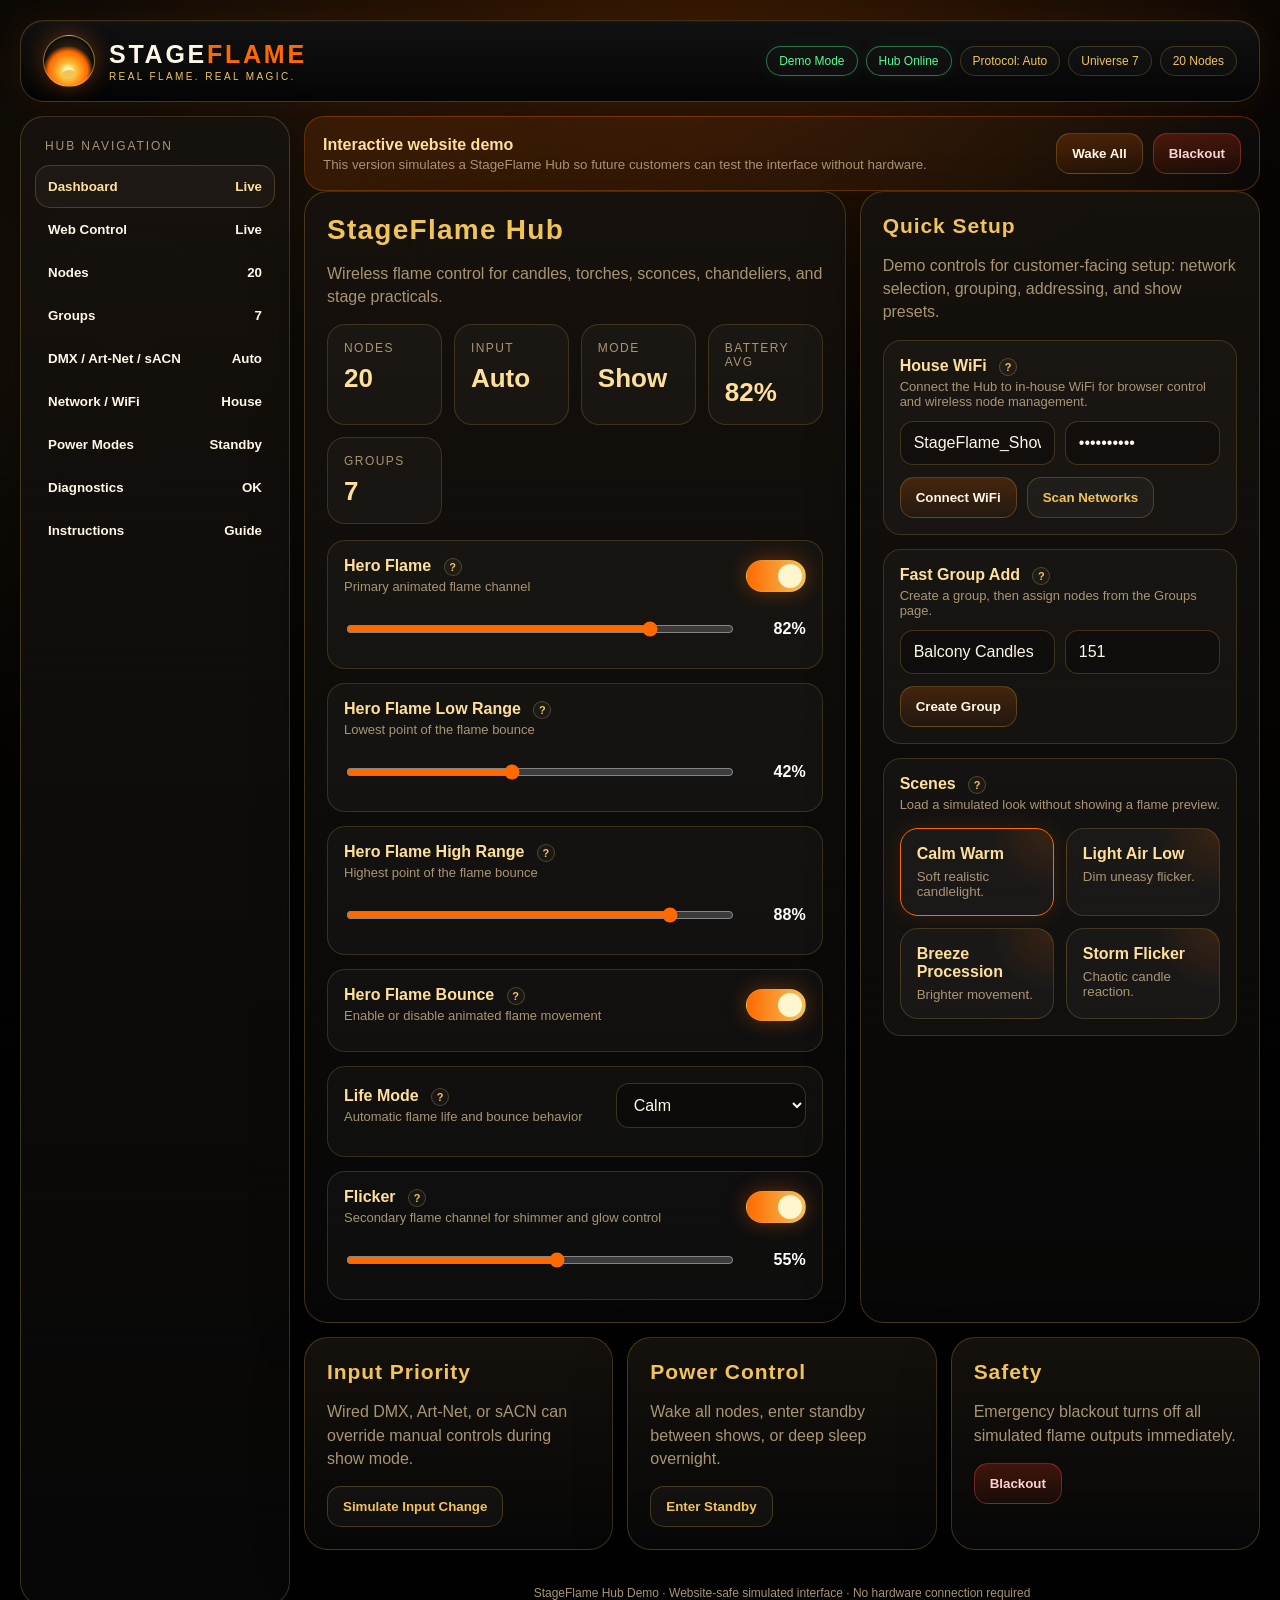
<file: hubdemo.html>
<!DOCTYPE html>
<html lang="en">
<head>
<meta charset="UTF-8" />
<meta name="viewport" content="width=device-width, initial-scale=1.0" />
<title>StageFlame Hub Demo</title>
<style>
:root{
  --bg:#050505;
  --bg2:#0b0704;
  --panel:#11100e;
  --panel2:#18130e;
  --line:rgba(231,184,79,.24);
  --line2:rgba(255,122,24,.32);
  --gold:#f1c45a;
  --gold2:#ffe09a;
  --orange:#ff6a00;
  --orange2:#ff9b2f;
  --red:#ff3b14;
  --green:#52ff93;
  --blue:#65b9ff;
  --text:#fff7e8;
  --muted:#a99574;
  --danger:#ff5050;
  --ok:#48ff91;
}

*{box-sizing:border-box}

body{
  margin:0;
  min-height:100vh;
  background:
    radial-gradient(circle at 55% -10%, rgba(255,106,0,.22), transparent 33%),
    radial-gradient(circle at 10% 20%, rgba(255,185,70,.07), transparent 26%),
    linear-gradient(180deg,#080604,#020202 70%);
  color:var(--text);
  font-family:Inter,Segoe UI,Arial,sans-serif;
}

body:before{
  content:"";
  position:fixed;
  inset:0;
  background:
    linear-gradient(rgba(255,255,255,.018) 1px, transparent 1px),
    linear-gradient(90deg,rgba(255,255,255,.016) 1px, transparent 1px);
  background-size:46px 46px;
  mask-image:radial-gradient(circle at center,black,transparent 78%);
  pointer-events:none;
}

.app{
  position:relative;
  z-index:2;
  max-width:1580px;
  margin:auto;
  padding:20px;
}

.topbar{
  min-height:82px;
  display:flex;
  align-items:center;
  justify-content:space-between;
  gap:20px;
  padding:10px 22px;
  border:1px solid var(--line);
  border-radius:24px;
  background:linear-gradient(180deg,rgba(18,18,18,.96),rgba(5,5,5,.98));
  box-shadow:0 0 36px rgba(255,106,0,.08), inset 0 1px 0 rgba(255,255,255,.04);
  overflow:hidden;
}

.brand{
  display:flex;
  align-items:center;
  gap:14px;
  min-width:260px;
}

.logoMark{
  width:52px;
  height:52px;
  border-radius:50%;
  background:
    radial-gradient(circle at 48% 70%, #fff9c5 0 8%, #ffbf32 18%, #ff6800 45%, transparent 58%),
    radial-gradient(circle, rgba(255,180,50,.24), rgba(255,106,0,.05) 62%, transparent 66%);
  border:1px solid rgba(241,196,90,.55);
  box-shadow:0 0 22px rgba(255,106,0,.34);
  position:relative;
}

.logoMark:after{
  content:"";
  position:absolute;
  left:18px; right:18px; bottom:8px;
  height:8px;
  border-radius:50%;
  background:var(--gold);
  box-shadow:0 0 12px rgba(255,211,120,.7);
}

.brandText strong{
  font-size:25px;
  letter-spacing:.11em;
  font-weight:900;
}
.brandText strong span{color:var(--orange)}
.brandText small{
  display:block;
  margin-top:2px;
  color:var(--gold);
  letter-spacing:.24em;
  font-size:10px;
}

.pills{
  display:flex;
  flex-wrap:wrap;
  gap:8px;
  justify-content:flex-end;
}

.pill{
  padding:7px 12px;
  border:1px solid rgba(231,184,79,.22);
  border-radius:999px;
  background:rgba(255,255,255,.025);
  color:var(--gold);
  font-size:12px;
  white-space:nowrap;
}

.pill.active{
  border-color:rgba(82,255,147,.42);
  color:var(--green);
  box-shadow:0 0 16px rgba(82,255,147,.08);
}

.layout{
  margin-top:14px;
  display:grid;
  grid-template-columns: 270px 1fr;
  gap:14px;
}

.sidebar,.card{
  border:1px solid var(--line);
  background:linear-gradient(180deg,rgba(22,18,13,.94),rgba(7,7,7,.96));
  border-radius:24px;
  box-shadow:0 18px 50px rgba(0,0,0,.36);
}

.sidebar{
  padding:14px;
  min-height:calc(100vh - 130px);
}

.navTitle{
  color:var(--muted);
  font-size:12px;
  text-transform:uppercase;
  letter-spacing:.16em;
  margin:8px 10px 12px;
}

.navBtn{
  width:100%;
  display:flex;
  justify-content:space-between;
  align-items:center;
  gap:8px;
  border:1px solid transparent;
  color:var(--text);
  background:transparent;
  padding:13px 12px;
  border-radius:15px;
  cursor:pointer;
  font-weight:700;
  text-align:left;
}

.navBtn:hover,.navBtn.active{
  border-color:var(--line);
  background:rgba(255,255,255,.035);
  color:var(--gold2);
}

.navBtn span:last-child{
  color:var(--muted);
  font-size:12px;
}

.content{
  display:grid;
  gap:14px;
}

.heroGrid{
  display:grid;
  grid-template-columns:1.15fr .85fr;
  gap:14px;
}

.card{
  padding:22px;
}

.card h1,.card h2,.card h3{
  margin:0;
  color:var(--gold);
  letter-spacing:.045em;
}

.card h1{font-size:28px}
.card h2{font-size:21px}
.card p{color:var(--muted);line-height:1.45}

.demoBanner{
  display:flex;
  align-items:center;
  justify-content:space-between;
  gap:14px;
  padding:16px 18px;
  border:1px solid rgba(255,106,0,.30);
  border-radius:20px;
  background:linear-gradient(90deg,rgba(255,106,0,.13),rgba(255,255,255,.025));
}

.demoBanner strong{color:var(--gold2)}
.demoBanner small{display:block;color:var(--muted);margin-top:3px}

.btnRow{
  display:flex;
  flex-wrap:wrap;
  gap:10px;
}

button,.selectLike{
  border:1px solid var(--line);
  border-radius:14px;
  color:var(--text);
  background:linear-gradient(180deg,rgba(255,106,0,.20),rgba(255,106,0,.055));
  padding:12px 15px;
  font-weight:800;
  cursor:pointer;
}

button.secondary{
  background:rgba(255,255,255,.035);
  color:var(--gold);
}

button.danger{
  border-color:rgba(255,80,80,.35);
  color:#ffd1d1;
  background:linear-gradient(180deg,rgba(255,60,20,.22),rgba(255,60,20,.06));
}

button:hover{box-shadow:0 0 22px rgba(255,106,0,.22)}

.metrics{
  display:grid;
  grid-template-columns:repeat(4,1fr);
  gap:12px;
  margin-top:14px;
}

.metric{
  padding:16px;
  border:1px solid rgba(231,184,79,.18);
  border-radius:18px;
  background:rgba(255,255,255,.03);
}

.metric .label{
  color:var(--muted);
  font-size:12px;
  text-transform:uppercase;
  letter-spacing:.12em;
}

.metric .value{
  margin-top:8px;
  font-size:26px;
  font-weight:900;
  color:var(--gold2);
}

.controls{
  display:grid;
  gap:14px;
  margin-top:16px;
}

.control{
  padding:16px;
  border:1px solid rgba(231,184,79,.18);
  border-radius:18px;
  background:rgba(255,255,255,.032);
}

.controlHead{
  display:flex;
  align-items:center;
  justify-content:space-between;
  gap:14px;
  margin-bottom:12px;
}

.controlTitle{
  color:var(--gold2);
  font-weight:900;
}

.controlSub{
  color:var(--muted);
  font-size:13px;
  margin-top:3px;
}

.rangeLine{
  display:flex;
  align-items:center;
  gap:14px;
}

.valueBox{
  min-width:56px;
  text-align:right;
  color:white;
  font-weight:900;
}

input[type=range]{
  width:100%;
  accent-color:var(--orange);
}

input, select{
  width:100%;
  border:1px solid rgba(231,184,79,.22);
  border-radius:13px;
  background:rgba(0,0,0,.28);
  color:var(--text);
  padding:12px 13px;
  font:inherit;
  outline:none;
}

input:focus, select:focus{
  border-color:rgba(255,106,0,.55);
  box-shadow:0 0 18px rgba(255,106,0,.12);
}

.formGrid{
  display:grid;
  grid-template-columns:1fr 1fr;
  gap:10px;
}

.formGrid.three{
  grid-template-columns:1fr 1fr 1fr;
}

.compactScenes{
  grid-template-columns:1fr 1fr;
  margin-top:0;
}

.groupManage{
  display:grid;
  gap:14px;
  margin-top:16px;
}

.groupCard{
  padding:16px;
  border:1px solid rgba(231,184,79,.2);
  border-radius:18px;
  background:rgba(255,255,255,.03);
}

.groupTop{
  display:flex;
  justify-content:space-between;
  align-items:flex-start;
  gap:12px;
  margin-bottom:12px;
}

.groupTop strong{
  color:var(--gold2);
  font-size:18px;
}

.tagRow{
  display:flex;
  flex-wrap:wrap;
  gap:8px;
  margin-top:10px;
}

.tag{
  border:1px solid rgba(231,184,79,.22);
  border-radius:999px;
  color:var(--gold);
  background:rgba(255,255,255,.03);
  padding:6px 9px;
  font-size:12px;
}

.toggle{
  position:relative;
  width:60px;
  height:32px;
  flex:0 0 60px;
}

.toggle input{display:none}

.toggle span{
  position:absolute;
  inset:0;
  border-radius:999px;
  border:1px solid var(--line);
  background:#2a2118;
  cursor:pointer;
}

.toggle span:before{
  content:"";
  width:24px;
  height:24px;
  position:absolute;
  left:3px;
  top:3px;
  border-radius:50%;
  background:#7e6a4f;
  transition:.22s;
}

.toggle input:checked + span{
  background:linear-gradient(90deg,var(--orange),var(--gold));
  box-shadow:0 0 20px rgba(255,106,0,.35);
}
.toggle input:checked + span:before{
  transform:translateX(28px);
  background:#fff5cf;
}

.nodeList{
  display:grid;
  gap:12px;
  margin-top:14px;
}

.node{
  padding:15px;
  border:1px solid rgba(231,184,79,.20);
  border-radius:18px;
  background:rgba(255,255,255,.032);
}

.nodeTop{
  display:flex;
  align-items:center;
  justify-content:space-between;
  gap:10px;
  margin-bottom:12px;
}

.nodeName{font-weight:900;color:#fff4cf;font-size:18px}
.nodeStatus{color:var(--green);font-weight:800;font-size:13px}

.nodeGrid{
  display:grid;
  grid-template-columns:1fr 1fr;
  gap:12px;
  color:var(--muted);
}

.bar{
  margin-top:6px;
  height:7px;
  background:#21160e;
  border-radius:99px;
  overflow:hidden;
}

.fill{
  height:100%;
  width:var(--v);
  background:linear-gradient(90deg,var(--orange),var(--gold));
  box-shadow:0 0 14px rgba(255,106,0,.48);
}

.sectionGrid{
  display:grid;
  grid-template-columns:repeat(3,1fr);
  gap:14px;
}

.sceneGrid{
  display:grid;
  grid-template-columns:repeat(2,1fr);
  gap:12px;
  margin-top:16px;
}

.scene{
  padding:16px;
  border:1px solid rgba(231,184,79,.2);
  border-radius:18px;
  background:
    radial-gradient(circle at top right, rgba(255,106,0,.14), transparent 36%),
    rgba(255,255,255,.03);
  cursor:pointer;
}
.scene:hover,.scene.active{border-color:var(--orange);box-shadow:0 0 22px rgba(255,106,0,.13)}
.scene strong{color:var(--gold2)}
.scene small{display:block;color:var(--muted);margin-top:6px}

.protocolGrid{
  display:grid;
  grid-template-columns:repeat(3,1fr);
  gap:12px;
  margin-top:16px;
}

.protocol{
  padding:16px;
  border:1px solid rgba(231,184,79,.20);
  border-radius:18px;
  background:rgba(255,255,255,.03);
}
.protocol strong{display:block;color:var(--gold2);margin-bottom:8px}
.protocol .state{color:var(--muted)}
.protocol.active .state{color:var(--green);font-weight:900}
.protocol.active{border-color:rgba(82,255,147,.35)}

.hidden{display:none!important}

.log{
  height:190px;
  overflow:auto;
  padding:14px;
  border-radius:16px;
  border:1px solid rgba(231,184,79,.16);
  background:#050505;
  color:#d7c19a;
  font-family:ui-monospace,SFMono-Regular,Menlo,monospace;
  font-size:12px;
  line-height:1.55;
}

.flamePreview{
  min-height:240px;
  display:grid;
  place-items:center;
  position:relative;
  overflow:hidden;
  border-radius:20px;
  border:1px solid rgba(231,184,79,.18);
  background:
    radial-gradient(circle at center, rgba(255,106,0,.16), transparent 35%),
    linear-gradient(180deg,rgba(255,255,255,.035),rgba(0,0,0,.18));
}

.flame{
  width:72px;
  height:122px;
  border-radius:62% 62% 55% 55%;
  background:
    radial-gradient(circle at 52% 68%, #fffbd1 0 10%, #ffd64d 21%, #ff801a 48%, #bd1700 70%, transparent 72%);
  filter:drop-shadow(0 0 30px rgba(255,106,0,.75));
  animation:flame 1.7s infinite ease-in-out;
  transform-origin:bottom center;
}

.flame:after{
  content:"";
  position:absolute;
  width:160px;
  height:160px;
  border-radius:50%;
  background:radial-gradient(circle, rgba(255,106,0,.23), transparent 62%);
  transform:translate(-44px,28px);
  z-index:-1;
}

@keyframes flame{
  0%,100%{transform:scale(.92,1) rotate(-2deg);opacity:.82}
  45%{transform:scale(1.05,1.18) rotate(2deg);opacity:1}
  70%{transform:scale(.96,1.05) rotate(-1deg);opacity:.9}
}

.footerNote{
  text-align:center;
  color:var(--muted);
  font-size:12px;
  padding:22px 0 6px;
}


.helpTip{
  position:relative;
  cursor:help;
}

.tooltip{
  position:absolute;
  left:0;
  top:125%;
  min-width:240px;
  max-width:320px;
  padding:12px 14px;
  border-radius:14px;
  border:1px solid rgba(231,184,79,.22);
  background:rgba(8,8,8,.96);
  color:var(--text);
  font-size:13px;
  line-height:1.45;
  box-shadow:0 12px 40px rgba(0,0,0,.42);
  opacity:0;
  pointer-events:none;
  transform:translateY(4px);
  transition:.22s;
  z-index:999;
}

.helpTip.show .tooltip{
  opacity:1;
  transform:translateY(0);
}

.navBtn .tooltip{
  left:calc(100% + 10px);
  top:0;
}

.pills .tooltip,
.protocolGrid .protocol:nth-child(3) .tooltip,
.sectionGrid .card:nth-child(3) .tooltip{
  left:auto;
  right:0;
}

.helpWrap{
  position:relative;
  display:flex;
  align-items:center;
  gap:8px;
}

.helpWrap select,
.helpWrap input{
  flex:1;
}

.inlineHelp{
  flex:0 0 auto;
}

.helpIcon{
  display:inline-flex;
  align-items:center;
  justify-content:center;
  width:18px;
  height:18px;
  margin-left:8px;
  border-radius:50%;
  border:1px solid rgba(231,184,79,.28);
  color:var(--gold);
  font-size:11px;
  font-weight:900;
  background:rgba(255,255,255,.03);
}



.nodeSettings{
  display:none;
  margin-top:12px;
  padding:14px;
  border:1px solid rgba(231,184,79,.18);
  border-radius:16px;
  background:rgba(0,0,0,.22);
}

.nodeSettings.open{
  display:block;
}

.settingGrid{
  display:grid;
  grid-template-columns:1fr 1fr;
  gap:12px;
  margin-top:12px;
}

.settingItem{
  padding:12px;
  border:1px solid rgba(231,184,79,.14);
  border-radius:14px;
  background:rgba(255,255,255,.025);
}

.settingItem label{
  display:flex;
  justify-content:space-between;
  gap:8px;
  color:var(--gold2);
  font-size:13px;
  font-weight:800;
  margin-bottom:8px;
}


.settingsBtn.active{
  border:3px solid rgba(255,145,35,.95)!important;
  background:
    linear-gradient(180deg,rgba(255,125,20,.48),rgba(255,106,0,.18))!important;
  color:#fff6dd!important;
  box-shadow:
    0 0 10px rgba(255,180,60,.65),
    0 0 26px rgba(255,106,0,.58),
    0 0 42px rgba(255,106,0,.34),
    inset 0 0 16px rgba(255,220,120,.14);
  transform:translateY(-1px);
}

.nodeSettings.open{
  display:block;
  border:3px solid rgba(255,145,35,.92)!important;
  box-shadow:
    0 0 16px rgba(255,180,60,.42),
    0 0 34px rgba(255,106,0,.34),
    inset 0 0 32px rgba(255,140,40,.08);
  background:
    radial-gradient(circle at top right, rgba(255,120,20,.18), transparent 42%),
    linear-gradient(180deg, rgba(255,120,20,.05), rgba(0,0,0,.16)),
    rgba(0,0,0,.24);
}

.nodeModeBadge{
  display:inline-flex;
  align-items:center;
  gap:6px;
  padding:5px 8px;
  border:1px solid rgba(231,184,79,.2);
  border-radius:999px;
  color:var(--gold);
  font-size:11px;
  background:rgba(255,255,255,.03);
}


.controlSourceRow{
  display:grid;
  grid-template-columns:1fr 1fr;
  gap:10px;
  margin-top:12px;
}

.sourceChoice{
  border:1px solid rgba(231,184,79,.20);
  border-radius:15px;
  padding:12px;
  background:rgba(255,255,255,.025);
  cursor:pointer;
  color:var(--muted);
  font-weight:800;
  text-align:center;
}

.sourceChoice.active{
  border-color:rgba(255,140,40,.75);
  color:#fff4d4;
  background:linear-gradient(180deg,rgba(255,120,20,.32),rgba(255,106,0,.10));
  box-shadow:0 0 20px rgba(255,106,0,.26);
}

.individualOnly.disabledBlock{
  opacity:.38;
  pointer-events:none;
  filter:grayscale(.35);
}


.webTopBar{
  display:flex;
  justify-content:space-between;
  align-items:center;
  gap:12px;
  margin-bottom:14px;
  padding:14px;
  border:2px solid rgba(255,106,0,.38);
  border-radius:20px;
  background:radial-gradient(circle at top right, rgba(255,106,0,.16), transparent 42%), rgba(255,255,255,.025);
}

.webTopBar h1{margin:0}

.bigBlackout{
  font-size:18px;
  padding:16px 24px;
  border:3px solid rgba(255,80,40,.72)!important;
  box-shadow:0 0 28px rgba(255,60,20,.22);
}

.webControlGrid{
  display:grid;
  grid-template-columns:1fr 1fr;
  gap:14px;
}

.controlTable{
  display:grid;
  gap:10px;
  margin-top:14px;
}

.controlRow{
  display:grid;
  grid-template-columns:1.1fr 1fr 1fr 90px;
  gap:10px;
  align-items:center;
  padding:12px;
  border:1px solid rgba(231,184,79,.16);
  border-radius:16px;
  background:rgba(255,255,255,.026);
}

.controlRow strong{color:var(--gold2)}

.controlMini{
  display:flex;
  align-items:center;
  gap:8px;
}

.controlMini label{
  color:var(--muted);
  font-size:12px;
  min-width:44px;
}

.chasePanel{
  display:grid;
  grid-template-columns:1fr 1fr;
  gap:12px;
  margin-top:14px;
}

.chasePreview{
  display:flex;
  flex-wrap:wrap;
  gap:6px;
  margin-top:12px;
}

.chaseDot{
  width:22px;
  height:22px;
  border-radius:50%;
  border:1px solid rgba(231,184,79,.24);
  background:rgba(255,255,255,.05);
  display:inline-block;
}

.chaseDot.active{
  background:radial-gradient(circle,#fff2b3,#ff8a16 60%,#371100);
  box-shadow:0 0 18px rgba(255,106,0,.72);
}

.fadeButtons{
  display:grid;
  grid-template-columns:repeat(3,1fr);
  gap:10px;
  margin-top:12px;
}


.consoleSurface{
  border:1px solid rgba(231,184,79,.24);
  border-radius:24px;
  background:
    radial-gradient(circle at top right, rgba(255,106,0,.12), transparent 38%),
    linear-gradient(180deg, rgba(18,18,18,.96), rgba(5,5,5,.98));
  padding:18px;
  box-shadow:0 20px 60px rgba(0,0,0,.42);
}

.consoleHeader{
  display:flex;
  justify-content:space-between;
  align-items:center;
  gap:14px;
  margin-bottom:16px;
}

.consoleSelector{
  display:flex;
  gap:8px;
  flex-wrap:wrap;
}

.consoleSelector button.active{
  border:2px solid rgba(255,145,35,.9);
  box-shadow:0 0 20px rgba(255,106,0,.35);
}

.faderBank{
  display:grid;
  grid-template-columns:140px 1fr;
  gap:16px;
}

.masterStrip{
  min-height:440px;
  padding:14px;
  border:3px solid rgba(255,145,35,.78);
  border-radius:22px;
  background:
    radial-gradient(circle at top, rgba(255,106,0,.16), transparent 45%),
    rgba(255,255,255,.03);
  box-shadow:0 0 32px rgba(255,106,0,.24);
  display:flex;
  flex-direction:column;
  align-items:center;
  justify-content:space-between;
}

.faderScroller{
  overflow-x:auto;
  padding-bottom:10px;
}

.faderRows{
  display:flex;
  gap:12px;
  min-width:max-content;
}

.faderStrip{
  width:118px;
  min-height:440px;
  padding:12px 10px;
  border:1px solid rgba(231,184,79,.18);
  border-radius:18px;
  background:rgba(255,255,255,.025);
  display:flex;
  flex-direction:column;
  align-items:center;
  justify-content:space-between;
}

.faderStrip.active{
  border-color:rgba(255,145,35,.82);
  box-shadow:0 0 20px rgba(255,106,0,.18);
}

.faderName{
  color:var(--gold2);
  font-weight:900;
  font-size:13px;
  text-align:center;
  min-height:34px;
  display:flex;
  align-items:center;
  justify-content:center;
}

.faderValue{
  color:#fff5d6;
  font-size:22px;
  font-weight:900;
  margin:8px 0;
}

.verticalFader{
  writing-mode:bt-lr;
  -webkit-appearance:slider-vertical;
  appearance:slider-vertical;
  width:34px;
  height:230px;
  accent-color:var(--orange);
}

.faderLabel{
  color:var(--muted);
  font-size:11px;
  text-transform:uppercase;
  letter-spacing:.08em;
}

.lifeSelectSmall{
  font-size:12px;
  padding:8px;
  margin-top:8px;
}

.consoleSubControls{
  margin-top:16px;
  display:grid;
  grid-template-columns:1fr 1fr;
  gap:14px;
}


.consoleSurface{
  background:
    linear-gradient(180deg, rgba(32,34,72,.96), rgba(16,18,48,.98))!important;
  border-color:rgba(120,150,255,.35)!important;
}

.consoleHeader h2{
  color:#fff6d0;
}

.faderBank{
  grid-template-columns:110px 1fr!important;
}

.masterStrip{
  min-height:520px!important;
  border-color:rgba(255,145,35,.9)!important;
}

.faderRows{
  gap:10px!important;
  align-items:stretch;
}

.consoleFixture{
  width:260px;
  min-height:520px;
  padding:10px;
  border:1px solid rgba(210,220,255,.24);
  border-radius:10px;
  background:
    linear-gradient(180deg, rgba(59,61,112,.92), rgba(37,39,86,.96));
  box-shadow:inset 0 1px 0 rgba(255,255,255,.05);
  display:flex;
  flex-direction:column;
}

.consoleFixture.active{
  border-color:rgba(255,145,35,.85);
  box-shadow:0 0 20px rgba(255,106,0,.22);
}

.fixtureNameEdit{
  width:100%;
  text-align:center;
  border:1px solid rgba(255,255,255,.18);
  background:rgba(0,0,0,.18);
  color:#fff7d6;
  font-weight:900;
  padding:8px;
  border-radius:8px;
  margin-bottom:8px;
}

.fixtureMeta{
  display:flex;
  justify-content:space-between;
  gap:6px;
  color:#d6dafd;
  font-size:11px;
  margin-bottom:8px;
}

.threeFaders{
  flex:1;
  display:grid;
  grid-template-columns:repeat(3,1fr);
  gap:8px;
  align-items:end;
}

.channelStrip{
  height:410px;
  display:flex;
  flex-direction:column;
  align-items:center;
  justify-content:space-between;
  padding:8px 5px;
  border:1px solid rgba(255,255,255,.14);
  border-radius:8px;
  background:rgba(0,0,0,.12);
}

.channelLabel{
  width:100%;
  border:1px solid rgba(255,255,255,.15);
  background:rgba(0,0,0,.22);
  color:#e9eaff;
  font-size:11px;
  font-weight:800;
  text-align:center;
  padding:6px 4px;
  border-radius:6px;
}

.channelValue{
  color:#ffffff;
  font-weight:900;
  font-size:16px;
  min-height:20px;
}

.channelNumber{
  color:#00ff77;
  font-size:11px;
  font-weight:900;
}

.consoleFader{
  writing-mode:bt-lr;
  -webkit-appearance:slider-vertical;
  appearance:slider-vertical;
  width:34px;
  height:250px;
  accent-color:#f7f7ff;
}

.lifeReadout{
  color:#ffd36e;
  font-size:10px;
  text-align:center;
  min-height:24px;
  display:flex;
  align-items:center;
  justify-content:center;
}

.masterStrip .consoleFader{
  height:300px;
  accent-color:var(--orange);
}


.consoleSurface{
  background:
    radial-gradient(circle at top right, rgba(255,106,0,.12), transparent 38%),
    linear-gradient(180deg, rgba(22,18,13,.96), rgba(7,7,7,.98))!important;
  border:1px solid rgba(231,184,79,.24)!important;
  border-radius:24px;
  padding:18px;
  box-shadow:0 20px 60px rgba(0,0,0,.42);
}

.consoleHeader h2{
  color:var(--gold)!important;
}

.faderBank{
  grid-template-columns:120px 1fr!important;
  align-items:stretch;
}

.masterStrip{
  min-height:500px!important;
  border:3px solid rgba(255,145,35,.9)!important;
  background:
    radial-gradient(circle at top, rgba(255,106,0,.16), transparent 45%),
    linear-gradient(180deg, rgba(30,22,14,.95), rgba(8,8,8,.98))!important;
}

.faderScroller{
  min-height:520px;
  overflow-x:auto;
  overflow-y:hidden;
  border:1px solid rgba(231,184,79,.16);
  border-radius:20px;
  background:rgba(0,0,0,.16);
  padding:14px;
}

.faderRows{
  gap:12px!important;
  align-items:stretch;
  min-height:490px;
}

.consoleFixture{
  width:255px;
  min-height:485px;
  padding:12px;
  border:1px solid rgba(231,184,79,.24);
  border-radius:18px;
  background:
    radial-gradient(circle at top right, rgba(255,106,0,.10), transparent 42%),
    linear-gradient(180deg, rgba(24,19,13,.96), rgba(9,9,9,.98));
  box-shadow:inset 0 1px 0 rgba(255,255,255,.035);
  display:flex;
  flex-direction:column;
}

.consoleFixture.active{
  border:2px solid rgba(255,145,35,.86);
  box-shadow:0 0 24px rgba(255,106,0,.24);
}

.fixtureNameEdit{
  width:100%;
  text-align:center;
  border:1px solid rgba(231,184,79,.22);
  background:rgba(0,0,0,.28);
  color:#fff7d6;
  font-weight:900;
  padding:8px;
  border-radius:10px;
  margin-bottom:8px;
}

.fixtureMeta{
  display:flex;
  justify-content:space-between;
  gap:6px;
  color:var(--muted);
  font-size:11px;
  margin-bottom:8px;
}

.threeFaders{
  flex:1;
  display:grid;
  grid-template-columns:repeat(3,1fr);
  gap:8px;
  align-items:end;
}

.channelStrip{
  height:405px;
  display:flex;
  flex-direction:column;
  align-items:center;
  justify-content:space-between;
  padding:8px 5px;
  border:1px solid rgba(231,184,79,.16);
  border-radius:12px;
  background:rgba(255,255,255,.025);
}

.channelLabel{
  width:100%;
  border:1px solid rgba(231,184,79,.18);
  background:rgba(0,0,0,.24);
  color:#fff2c8;
  font-size:11px;
  font-weight:800;
  text-align:center;
  padding:6px 4px;
  border-radius:8px;
}

.channelValue{
  color:#ffffff;
  font-weight:900;
  font-size:16px;
  min-height:20px;
}

.channelNumber{
  color:var(--green);
  font-size:11px;
  font-weight:900;
}

.consoleFader{
  writing-mode:bt-lr;
  -webkit-appearance:slider-vertical;
  appearance:slider-vertical;
  width:34px;
  height:250px;
  accent-color:var(--orange);
}

.lifeReadout{
  color:var(--gold);
  font-size:10px;
  text-align:center;
  min-height:24px;
  display:flex;
  align-items:center;
  justify-content:center;
}

.masterStrip .consoleFader{
  height:300px;
}

.addFaderPanel{
  display:grid;
  grid-template-columns:1fr 1fr auto;
  gap:10px;
  align-items:end;
  margin-bottom:14px;
  padding:14px;
  border:1px solid rgba(231,184,79,.18);
  border-radius:18px;
  background:rgba(255,255,255,.025);
}

.emptyFaderMessage{
  min-width:520px;
  min-height:460px;
  border:1px dashed rgba(231,184,79,.26);
  border-radius:18px;
  color:var(--muted);
  display:grid;
  place-items:center;
  text-align:center;
  padding:22px;
}

.removeFaderBtn{
  padding:7px 9px;
  font-size:11px;
  border-radius:10px;
  margin-top:8px;
}


.consoleSurface,
.addFaderPanel,
.webTopBar{
  overflow:visible!important;
  position:relative;
}

.addFaderPanel{
  z-index:50;
}

.addFaderPanel select,
.addFaderPanel input,
.addFaderPanel button{
  position:relative;
  z-index:60;
}

.faderScroller{
  position:relative;
  z-index:1;
}

.consoleFixture{
  overflow:visible;
}

select{
  position:relative;
  z-index:20;
}


.addFaderPanel{
  grid-template-columns:1fr!important;
}

.addTypeButtons{
  display:flex;
  gap:10px;
  flex-wrap:wrap;
  margin-bottom:12px;
}

.addTypeButtons button.active{
  border:3px solid rgba(255,145,35,.9)!important;
  box-shadow:0 0 22px rgba(255,106,0,.32);
}

.addVisibleList{
  display:grid;
  grid-template-columns:repeat(auto-fill,minmax(180px,1fr));
  gap:10px;
}

.addItemBtn{
  width:100%;
  text-align:left;
  padding:12px;
  border-radius:14px;
  border:1px solid rgba(231,184,79,.22);
  background:rgba(255,255,255,.03);
  color:var(--text);
}

.addItemBtn:hover{
  border-color:rgba(255,145,35,.75);
  box-shadow:0 0 18px rgba(255,106,0,.2);
}

.addItemBtn.added{
  color:var(--muted);
  opacity:.55;
}

.addItemBtn strong{
  display:block;
  color:var(--gold2);
  margin-bottom:4px;
}

.addItemBtn small{
  color:var(--muted);
}


/* Web Control v23 fixes */
.consoleSurface,
.addFaderPanel,
.faderScroller,
.faderRows{
  overflow:visible!important;
}

.consoleSurface{
  background:
    radial-gradient(circle at top right, rgba(255,106,0,.12), transparent 38%),
    linear-gradient(180deg, rgba(22,18,13,.96), rgba(7,7,7,.98))!important;
  border:1px solid rgba(231,184,79,.24)!important;
}

.addFaderPanel{
  display:block!important;
  position:relative;
  z-index:20;
  margin-bottom:16px;
}

.addTypeButtons{
  display:flex;
  gap:10px;
  flex-wrap:wrap;
  margin:10px 0 12px;
}

.addTypeButtons button.active{
  border:3px solid rgba(255,145,35,.9)!important;
  box-shadow:0 0 22px rgba(255,106,0,.32);
}

.addVisibleList{
  display:grid!important;
  grid-template-columns:repeat(auto-fill,minmax(180px,1fr));
  gap:10px;
  width:100%;
}

.addItemBtn{
  width:100%;
  text-align:left;
  padding:12px;
  border-radius:14px;
  border:1px solid rgba(231,184,79,.22);
  background:rgba(255,255,255,.03);
  color:var(--text);
}

.addItemBtn:hover{
  border-color:rgba(255,145,35,.75);
  box-shadow:0 0 18px rgba(255,106,0,.2);
}

.addItemBtn.added{
  color:var(--muted);
  opacity:.55;
}

.addItemBtn strong{
  display:block;
  color:var(--gold2);
  margin-bottom:4px;
}

.addItemBtn small{
  color:var(--muted);
}

.consoleFader,
.verticalFader{
  writing-mode:vertical-lr!important;
  direction:rtl!important;
  appearance:auto;
  -webkit-appearance:slider-vertical;
  width:34px;
}

.masterStrip .consoleFader{
  height:300px;
}

.faderRows{
  min-height:490px;
}

.emptyFaderMessage{
  min-width:520px;
}


/* v24 repair: visible group list and web-control add list */
.groupManage{
  display:grid!important;
  gap:14px!important;
  margin-top:16px!important;
}

.webAddPanel{
  margin-bottom:16px;
  padding:14px;
  border:1px solid rgba(231,184,79,.18);
  border-radius:18px;
  background:rgba(255,255,255,.025);
}

.webAddButtons{
  display:flex;
  gap:10px;
  flex-wrap:wrap;
  margin:10px 0 12px;
}

.webAddButtons button.active{
  border:3px solid rgba(255,145,35,.9)!important;
  box-shadow:0 0 22px rgba(255,106,0,.32);
}

.webAddList{
  display:grid!important;
  grid-template-columns:repeat(auto-fill,minmax(190px,1fr));
  gap:10px;
}

.webAddItem{
  text-align:left;
  padding:12px;
  border-radius:14px;
  border:1px solid rgba(231,184,79,.22);
  background:rgba(255,255,255,.03);
  color:var(--text);
  width:100%;
}

.webAddItem strong{
  display:block;
  color:var(--gold2);
  margin-bottom:4px;
}

.webAddItem small{
  color:var(--muted);
}

.webAddItem.added{
  opacity:.55;
}

.consoleSurface,
.faderScroller,
.faderRows{
  overflow:visible!important;
}

.faderScroller{
  overflow-x:auto!important;
}


/* v25 Web Control rebuild */
.webAddPanel{
  display:block!important;
  margin-bottom:16px!important;
  padding:14px!important;
  border:1px solid rgba(231,184,79,.22)!important;
  border-radius:18px!important;
  background:rgba(255,255,255,.025)!important;
  overflow:visible!important;
}

.webAddButtons{
  display:flex!important;
  gap:10px!important;
  flex-wrap:wrap!important;
  margin-bottom:12px!important;
}

.webAddButtons button.active{
  border:3px solid rgba(255,145,35,.9)!important;
  box-shadow:0 0 22px rgba(255,106,0,.32)!important;
}

.webAddList{
  display:grid!important;
  grid-template-columns:repeat(auto-fill,minmax(180px,1fr))!important;
  gap:10px!important;
}

.webAddItem{
  width:100%!important;
  text-align:left!important;
  padding:12px!important;
  border-radius:14px!important;
  border:1px solid rgba(231,184,79,.22)!important;
  background:rgba(255,255,255,.035)!important;
  color:var(--text)!important;
  cursor:pointer!important;
}

.webAddItem strong{
  display:block!important;
  color:var(--gold2)!important;
  margin-bottom:4px!important;
}

.webAddItem small{
  color:var(--muted)!important;
}

.webAddItem.added{
  opacity:.55!important;
}

.consoleSurface{
  overflow:visible!important;
  background:
    radial-gradient(circle at top right, rgba(255,106,0,.12), transparent 38%),
    linear-gradient(180deg, rgba(22,18,13,.96), rgba(7,7,7,.98))!important;
  border:1px solid rgba(231,184,79,.24)!important;
}

.faderScroller{
  overflow-x:auto!important;
  overflow-y:hidden!important;
}

.faderRows{
  min-height:500px!important;
  align-items:stretch!important;
}

.consoleFader{
  writing-mode:vertical-lr!important;
  direction:rtl!important;
  -webkit-appearance:slider-vertical!important;
  appearance:slider-vertical!important;
  width:34px!important;
  accent-color:var(--orange)!important;
}


/* v26 simplified all-node web control */
.simpleMasterPanel{
  display:grid;
  grid-template-columns:1fr 2fr 80px;
  gap:14px;
  align-items:center;
  padding:16px;
  border:2px solid rgba(255,145,35,.55);
  border-radius:18px;
  background:
    radial-gradient(circle at top right, rgba(255,106,0,.13), transparent 42%),
    rgba(255,255,255,.03);
  margin-bottom:16px;
}

.allNodeMiniFaders{
  display:grid;
  grid-template-columns:repeat(auto-fill,minmax(210px,1fr));
  gap:12px;
}

.miniNodeStrip{
  padding:12px;
  border:1px solid rgba(231,184,79,.22);
  border-radius:18px;
  background:
    radial-gradient(circle at top right, rgba(255,106,0,.09), transparent 42%),
    rgba(255,255,255,.025);
}

.miniNodeStrip.active{
  border:2px solid rgba(255,145,35,.75);
  box-shadow:0 0 22px rgba(255,106,0,.18);
}

.miniNodeTop{
  display:flex;
  justify-content:space-between;
  gap:8px;
  align-items:flex-start;
  margin-bottom:10px;
}

.miniNodeTop strong{
  color:var(--gold2);
  font-size:15px;
}

.miniNodeTop small{
  display:block;
  color:var(--muted);
  margin-top:3px;
}

.miniChannels{
  display:grid;
  grid-template-columns:repeat(3,1fr);
  gap:8px;
  align-items:end;
}

.miniChannel{
  height:250px;
  display:flex;
  flex-direction:column;
  align-items:center;
  justify-content:space-between;
  padding:7px 4px;
  border:1px solid rgba(231,184,79,.14);
  border-radius:12px;
  background:rgba(0,0,0,.16);
}

.miniChannel label{
  color:var(--gold);
  font-size:11px;
  font-weight:800;
  text-align:center;
  min-height:28px;
}

.miniFader{
  writing-mode:vertical-lr!important;
  direction:rtl!important;
  -webkit-appearance:slider-vertical!important;
  appearance:slider-vertical!important;
  width:30px!important;
  height:145px!important;
  accent-color:var(--orange)!important;
}

.miniVal{
  color:#fff;
  font-weight:900;
  font-size:13px;
}

.miniCh{
  color:var(--green);
  font-size:10px;
  font-weight:900;
}

.miniLifeName{
  color:var(--gold);
  font-size:10px;
  text-align:center;
  min-height:20px;
}

@media(max-width:800px){
  .simpleMasterPanel{
    grid-template-columns:1fr;
  }
}


/* v28 group + node console controls */
.allNodeMiniFaders{
  display:grid!important;
  grid-template-columns:repeat(auto-fill,minmax(210px,1fr))!important;
  gap:12px!important;
}

.miniNodeStrip.groupStrip{
  border-color:rgba(255,145,35,.42);
  background:
    radial-gradient(circle at top right, rgba(255,145,35,.13), transparent 42%),
    rgba(255,255,255,.025);
}

.miniNodeStrip.nodeStrip{
  border-color:rgba(231,184,79,.20);
}


/* v29 force render 7 groups + 20 nodes on Web Control */
.allNodeMiniFaders{
  display:grid!important;
  grid-template-columns:repeat(auto-fill,minmax(210px,1fr))!important;
  gap:12px!important;
  width:100%!important;
}

.miniNodeStrip{
  display:block!important;
  min-height:330px!important;
}

.miniChannels{
  display:grid!important;
  grid-template-columns:repeat(3,1fr)!important;
  gap:8px!important;
}

.groupStrip{
  border:2px solid rgba(255,145,35,.48)!important;
  background:
    radial-gradient(circle at top right, rgba(255,145,35,.13), transparent 42%),
    rgba(255,255,255,.025)!important;
}

.nodeStrip{
  border:1px solid rgba(231,184,79,.22)!important;
}

.nodeModeBadge{
  vertical-align:middle;
  margin-left:8px;
}


/* v30 rendered strips */
.allNodeMiniFaders{
 display:grid!important;
 grid-template-columns:repeat(auto-fill,minmax(240px,1fr))!important;
 gap:14px!important;
 margin-top:18px!important;
}

.miniNodeStrip{
 background:linear-gradient(180deg, rgba(30,18,8,.95), rgba(5,5,5,.95));
 border:2px solid rgba(255,145,35,.35)!important;
 border-radius:22px;
 padding:14px;
 min-height:420px;
 display:flex!important;
 flex-direction:column;
}

.groupStrip{
 box-shadow:0 0 24px rgba(255,120,0,.14);
}

.stripHeader{
 display:flex;
 justify-content:space-between;
 align-items:flex-start;
 margin-bottom:10px;
}

.stripTitle{
 color:var(--gold2);
 font-size:20px;
 font-weight:900;
}

.stripSub{
 color:var(--muted);
 font-size:12px;
 margin-top:3px;
}

.stripStatus{
 color:#44ff99;
 font-size:12px;
 font-weight:800;
}

.stripFaders{
 display:grid;
 grid-template-columns:repeat(3,1fr);
 gap:10px;
 flex:1;
 align-items:end;
 margin-top:10px;
}

.faderCol{
 border:1px solid rgba(255,255,255,.08);
 border-radius:16px;
 padding:10px 6px;
 background:rgba(255,255,255,.03);
 text-align:center;
 min-height:260px;
 display:flex;
 flex-direction:column;
 justify-content:space-between;
 align-items:center;
}

.faderCol label{
 color:var(--gold);
 font-size:11px;
 font-weight:800;
 line-height:1.2;
}

.consoleFader{
 writing-mode:vertical-lr!important;
 direction:rtl!important;
 -webkit-appearance:slider-vertical!important;
 appearance:slider-vertical!important;
 width:28px!important;
 height:170px!important;
 accent-color:#ff7a00!important;
}

.faderValue{
 color:white;
 font-weight:900;
 font-size:15px;
}

.blackoutBtn{
 width:100%;
 margin-top:14px;
 background:linear-gradient(180deg,#ff7a00,#9c4200);
 border:2px solid rgba(255,170,90,.6);
 color:white;
 font-weight:900;
 padding:12px;
 border-radius:14px;
 cursor:pointer;
 box-shadow:0 0 18px rgba(255,120,0,.22);
}


/* v31 force visible rendered faders */
#allGroupMiniFaders,
#allNodeMiniFaders{
  display:grid!important;
  grid-template-columns:repeat(auto-fill,minmax(250px,1fr))!important;
  gap:14px!important;
  margin-top:20px!important;
  min-height:0!important;
}

.miniNodeStrip{
  display:flex!important;
  flex-direction:column!important;
  min-height:440px!important;
  padding:14px!important;
  border-radius:22px!important;
  background:linear-gradient(180deg, rgba(30,18,8,.95), rgba(5,5,5,.95))!important;
  border:2px solid rgba(255,145,35,.38)!important;
  box-shadow:0 0 20px rgba(255,106,0,.12)!important;
}

.stripHeader{
  display:flex!important;
  justify-content:space-between!important;
  gap:10px!important;
  margin-bottom:12px!important;
}

.stripTitle{
  color:var(--gold2)!important;
  font-size:19px!important;
  font-weight:900!important;
}

.stripSub{
  color:var(--muted)!important;
  font-size:12px!important;
  margin-top:4px!important;
}

.stripStatus{
  color:var(--green)!important;
  font-size:12px!important;
  font-weight:900!important;
  white-space:nowrap!important;
}

.stripFaders{
  display:grid!important;
  grid-template-columns:repeat(3,1fr)!important;
  gap:9px!important;
  flex:1!important;
}

.faderCol{
  display:flex!important;
  flex-direction:column!important;
  align-items:center!important;
  justify-content:space-between!important;
  min-height:275px!important;
  padding:10px 5px!important;
  border:1px solid rgba(231,184,79,.16)!important;
  border-radius:14px!important;
  background:rgba(0,0,0,.18)!important;
  text-align:center!important;
}

.faderCol label{
  color:var(--gold)!important;
  font-size:11px!important;
  font-weight:800!important;
  line-height:1.25!important;
}

.consoleFader{
  writing-mode:vertical-lr!important;
  direction:rtl!important;
  -webkit-appearance:slider-vertical!important;
  appearance:slider-vertical!important;
  width:32px!important;
  height:165px!important;
  accent-color:var(--orange)!important;
}

.faderValue{
  color:#fff!important;
  font-weight:900!important;
  font-size:15px!important;
}

.blackoutBtn{
  margin-top:12px!important;
  width:100%!important;
  border:2px solid rgba(255,170,90,.6)!important;
  background:linear-gradient(180deg,#ff7a00,#883600)!important;
  color:white!important;
  font-weight:900!important;
  padding:11px!important;
  border-radius:14px!important;
  cursor:pointer!important;
}

.miniLifeName{
  color:var(--gold)!important;
  font-size:10px!important;
  min-height:18px!important;
}


/* v32 selected-target console layout */
.targetTabs{
  display:flex;
  gap:10px;
  flex-wrap:wrap;
  margin:14px 0;
}

.targetTabs button.active{
  border:3px solid rgba(255,145,35,.9)!important;
  box-shadow:0 0 22px rgba(255,106,0,.32)!important;
}

.targetGrid{
  display:grid;
  grid-template-columns:repeat(auto-fill,minmax(160px,1fr));
  gap:10px;
  max-height:260px;
  overflow:auto;
  padding:10px;
  border:1px solid rgba(231,184,79,.16);
  border-radius:18px;
  background:rgba(0,0,0,.18);
}

.targetBtn{
  text-align:left;
  padding:11px;
  border-radius:14px;
  border:1px solid rgba(231,184,79,.22);
  background:rgba(255,255,255,.03);
  color:var(--text);
  cursor:pointer;
}

.targetBtn.selected{
  border:3px solid rgba(255,145,35,.95)!important;
  background:linear-gradient(180deg,rgba(255,120,20,.30),rgba(255,106,0,.10));
  box-shadow:0 0 18px rgba(255,106,0,.25);
}

.targetBtn strong{
  display:block;
  color:var(--gold2);
  font-size:13px;
}

.targetBtn small{
  color:var(--muted);
  display:block;
  margin-top:4px;
}

.selectedSummary{
  margin-top:14px;
  padding:14px;
  border:1px solid rgba(231,184,79,.18);
  border-radius:16px;
  background:rgba(255,255,255,.025);
  display:flex;
  gap:12px;
  flex-wrap:wrap;
  align-items:center;
}

.selectedSummary strong{
  color:var(--gold);
}

.selectedConsole{
  display:grid;
  grid-template-columns:140px 1fr;
  gap:18px;
  align-items:stretch;
}

.compactMaster{
  min-height:360px!important;
}

.channelConsole{
  display:grid;
  grid-template-columns:repeat(3,1fr);
  gap:14px;
}

.bigFader{
  min-height:360px;
  padding:16px;
  border:1px solid rgba(231,184,79,.22);
  border-radius:22px;
  background:rgba(255,255,255,.025);
  display:flex;
  flex-direction:column;
  align-items:center;
  justify-content:space-between;
}

.bigFader label{
  color:var(--gold);
  font-weight:900;
  text-align:center;
}

.bigFader .consoleFader,
.compactMaster .consoleFader{
  height:220px!important;
}

@media(max-width:900px){
  .selectedConsole{
    grid-template-columns:1fr;
  }
  .channelConsole{
    grid-template-columns:1fr;
  }
  .bigFader{
    min-height:260px;
  }
}


/* v33 compact all-visible web control */
.compactWebTop{
  padding:16px 18px!important;
  margin-bottom:10px!important;
}

.compactMasterBar{
  display:grid;
  grid-template-columns:90px 1fr 70px;
  gap:12px;
  align-items:center;
  padding:12px 14px;
  border:2px solid rgba(255,145,35,.45);
  border-radius:18px;
  background:rgba(255,255,255,.025);
  margin-bottom:10px;
}

.compactMasterBar strong,
.compactMasterBar b{
  color:var(--gold);
  font-weight:900;
}

.compactSection{
  border:1px solid rgba(231,184,79,.22);
  border-radius:22px;
  background:
    radial-gradient(circle at top right, rgba(255,106,0,.10), transparent 34%),
    rgba(255,255,255,.018);
  padding:12px;
  margin-bottom:10px;
}

.compactHeader{
  display:flex;
  align-items:center;
  gap:10px;
  margin-bottom:10px;
}

.compactHeader h2{
  margin:0;
  color:var(--gold);
  font-size:24px;
}

.compactGrid{
  display:grid;
  grid-template-columns:repeat(auto-fill,minmax(230px,1fr));
  gap:8px;
}

.compactStrip{
  border:1px solid rgba(231,184,79,.20);
  border-radius:14px;
  padding:9px;
  background:linear-gradient(180deg,rgba(28,17,9,.92),rgba(5,5,5,.95));
  min-height:118px;
}

.compactStrip.groupStrip{
  border-color:rgba(255,145,35,.42);
}

.compactTop{
  display:flex;
  justify-content:space-between;
  gap:8px;
  align-items:flex-start;
  margin-bottom:6px;
}

.compactTop strong{
  display:block;
  color:var(--gold2);
  font-size:14px;
  line-height:1.05;
}

.compactTop small{
  display:block;
  color:var(--muted);
  font-size:10px;
  margin-top:3px;
  line-height:1.1;
}

.miniBlackout{
  padding:5px 7px!important;
  border-radius:9px!important;
  font-size:10px!important;
  background:linear-gradient(180deg,#ff7a00,#7b3000)!important;
  color:white!important;
  border:1px solid rgba(255,170,90,.45)!important;
  white-space:nowrap;
}

.compactSliders{
  display:grid;
  gap:5px;
}

.compactSliders label{
  display:grid;
  grid-template-columns:44px 1fr 42px;
  gap:6px;
  align-items:center;
}

.compactSliders span{
  color:var(--gold);
  font-size:10px;
  font-weight:900;
}

.compactSliders input[type=range]{
  width:100%;
  accent-color:var(--orange);
}

.compactSliders b{
  color:#fff;
  font-size:11px;
  text-align:right;
}

.compactSliders em{
  grid-column:2 / 4;
  color:var(--muted);
  font-size:9px;
  font-style:normal;
  margin-top:-3px;
}

@media(max-width:1400px){
  .compactGrid{
    grid-template-columns:repeat(auto-fill,minmax(210px,1fr));
  }
  .compactStrip{
    min-height:110px;
  }
}

@media(max-width:900px){
  .compactMasterBar{
    grid-template-columns:1fr;
  }
}


/* v35 multi-node group assignment */
.multiNodeTools{
  display:flex;
  gap:8px;
  flex-wrap:wrap;
  margin:10px 0;
}

.multiNodeList{
  display:grid;
  grid-template-columns:repeat(auto-fill,minmax(170px,1fr));
  gap:8px;
  max-height:180px;
  overflow:auto;
  padding:10px;
  border:1px solid rgba(231,184,79,.16);
  border-radius:14px;
  background:rgba(0,0,0,.16);
}

.nodeCheck{
  display:flex;
  align-items:center;
  gap:8px;
  padding:8px;
  border:1px solid rgba(231,184,79,.14);
  border-radius:12px;
  background:rgba(255,255,255,.025);
  color:var(--text);
  font-size:12px;
  cursor:pointer;
}

.nodeCheck input{
  width:auto;
}

.nodeCheck span{
  color:var(--gold2);
  font-weight:800;
}

@media(max-width:1050px){
  .faderBank{grid-template-columns:1fr!important}
  .consoleFixture{width:245px}
  .addFaderPanel{grid-template-columns:1fr}
}


.consoleSurface,
.addFaderPanel,
.webTopBar{
  overflow:visible!important;
  position:relative;
}

.addFaderPanel{
  z-index:50;
}

.addFaderPanel select,
.addFaderPanel input,
.addFaderPanel button{
  position:relative;
  z-index:60;
}

.faderScroller{
  position:relative;
  z-index:1;
}

.consoleFixture{
  overflow:visible;
}

select{
  position:relative;
  z-index:20;
}


.addFaderPanel{
  grid-template-columns:1fr!important;
}

.addTypeButtons{
  display:flex;
  gap:10px;
  flex-wrap:wrap;
  margin-bottom:12px;
}

.addTypeButtons button.active{
  border:3px solid rgba(255,145,35,.9)!important;
  box-shadow:0 0 22px rgba(255,106,0,.32);
}

.addVisibleList{
  display:grid;
  grid-template-columns:repeat(auto-fill,minmax(180px,1fr));
  gap:10px;
}

.addItemBtn{
  width:100%;
  text-align:left;
  padding:12px;
  border-radius:14px;
  border:1px solid rgba(231,184,79,.22);
  background:rgba(255,255,255,.03);
  color:var(--text);
}

.addItemBtn:hover{
  border-color:rgba(255,145,35,.75);
  box-shadow:0 0 18px rgba(255,106,0,.2);
}

.addItemBtn.added{
  color:var(--muted);
  opacity:.55;
}

.addItemBtn strong{
  display:block;
  color:var(--gold2);
  margin-bottom:4px;
}

.addItemBtn small{
  color:var(--muted);
}

@media(max-width:1050px){
  .faderBank{grid-template-columns:1fr!important}
  .consoleFixture{width:245px}
}


.consoleSurface{
  background:
    radial-gradient(circle at top right, rgba(255,106,0,.12), transparent 38%),
    linear-gradient(180deg, rgba(22,18,13,.96), rgba(7,7,7,.98))!important;
  border:1px solid rgba(231,184,79,.24)!important;
  border-radius:24px;
  padding:18px;
  box-shadow:0 20px 60px rgba(0,0,0,.42);
}

.consoleHeader h2{
  color:var(--gold)!important;
}

.faderBank{
  grid-template-columns:120px 1fr!important;
  align-items:stretch;
}

.masterStrip{
  min-height:500px!important;
  border:3px solid rgba(255,145,35,.9)!important;
  background:
    radial-gradient(circle at top, rgba(255,106,0,.16), transparent 45%),
    linear-gradient(180deg, rgba(30,22,14,.95), rgba(8,8,8,.98))!important;
}

.faderScroller{
  min-height:520px;
  overflow-x:auto;
  overflow-y:hidden;
  border:1px solid rgba(231,184,79,.16);
  border-radius:20px;
  background:rgba(0,0,0,.16);
  padding:14px;
}

.faderRows{
  gap:12px!important;
  align-items:stretch;
  min-height:490px;
}

.consoleFixture{
  width:255px;
  min-height:485px;
  padding:12px;
  border:1px solid rgba(231,184,79,.24);
  border-radius:18px;
  background:
    radial-gradient(circle at top right, rgba(255,106,0,.10), transparent 42%),
    linear-gradient(180deg, rgba(24,19,13,.96), rgba(9,9,9,.98));
  box-shadow:inset 0 1px 0 rgba(255,255,255,.035);
  display:flex;
  flex-direction:column;
}

.consoleFixture.active{
  border:2px solid rgba(255,145,35,.86);
  box-shadow:0 0 24px rgba(255,106,0,.24);
}

.fixtureNameEdit{
  width:100%;
  text-align:center;
  border:1px solid rgba(231,184,79,.22);
  background:rgba(0,0,0,.28);
  color:#fff7d6;
  font-weight:900;
  padding:8px;
  border-radius:10px;
  margin-bottom:8px;
}

.fixtureMeta{
  display:flex;
  justify-content:space-between;
  gap:6px;
  color:var(--muted);
  font-size:11px;
  margin-bottom:8px;
}

.threeFaders{
  flex:1;
  display:grid;
  grid-template-columns:repeat(3,1fr);
  gap:8px;
  align-items:end;
}

.channelStrip{
  height:405px;
  display:flex;
  flex-direction:column;
  align-items:center;
  justify-content:space-between;
  padding:8px 5px;
  border:1px solid rgba(231,184,79,.16);
  border-radius:12px;
  background:rgba(255,255,255,.025);
}

.channelLabel{
  width:100%;
  border:1px solid rgba(231,184,79,.18);
  background:rgba(0,0,0,.24);
  color:#fff2c8;
  font-size:11px;
  font-weight:800;
  text-align:center;
  padding:6px 4px;
  border-radius:8px;
}

.channelValue{
  color:#ffffff;
  font-weight:900;
  font-size:16px;
  min-height:20px;
}

.channelNumber{
  color:var(--green);
  font-size:11px;
  font-weight:900;
}

.consoleFader{
  writing-mode:bt-lr;
  -webkit-appearance:slider-vertical;
  appearance:slider-vertical;
  width:34px;
  height:250px;
  accent-color:var(--orange);
}

.lifeReadout{
  color:var(--gold);
  font-size:10px;
  text-align:center;
  min-height:24px;
  display:flex;
  align-items:center;
  justify-content:center;
}

.masterStrip .consoleFader{
  height:300px;
}

.addFaderPanel{
  display:grid;
  grid-template-columns:1fr 1fr auto;
  gap:10px;
  align-items:end;
  margin-bottom:14px;
  padding:14px;
  border:1px solid rgba(231,184,79,.18);
  border-radius:18px;
  background:rgba(255,255,255,.025);
}

.emptyFaderMessage{
  min-width:520px;
  min-height:460px;
  border:1px dashed rgba(231,184,79,.26);
  border-radius:18px;
  color:var(--muted);
  display:grid;
  place-items:center;
  text-align:center;
  padding:22px;
}

.removeFaderBtn{
  padding:7px 9px;
  font-size:11px;
  border-radius:10px;
  margin-top:8px;
}


.consoleSurface,
.addFaderPanel,
.webTopBar{
  overflow:visible!important;
  position:relative;
}

.addFaderPanel{
  z-index:50;
}

.addFaderPanel select,
.addFaderPanel input,
.addFaderPanel button{
  position:relative;
  z-index:60;
}

.faderScroller{
  position:relative;
  z-index:1;
}

.consoleFixture{
  overflow:visible;
}

select{
  position:relative;
  z-index:20;
}


.addFaderPanel{
  grid-template-columns:1fr!important;
}

.addTypeButtons{
  display:flex;
  gap:10px;
  flex-wrap:wrap;
  margin-bottom:12px;
}

.addTypeButtons button.active{
  border:3px solid rgba(255,145,35,.9)!important;
  box-shadow:0 0 22px rgba(255,106,0,.32);
}

.addVisibleList{
  display:grid;
  grid-template-columns:repeat(auto-fill,minmax(180px,1fr));
  gap:10px;
}

.addItemBtn{
  width:100%;
  text-align:left;
  padding:12px;
  border-radius:14px;
  border:1px solid rgba(231,184,79,.22);
  background:rgba(255,255,255,.03);
  color:var(--text);
}

.addItemBtn:hover{
  border-color:rgba(255,145,35,.75);
  box-shadow:0 0 18px rgba(255,106,0,.2);
}

.addItemBtn.added{
  color:var(--muted);
  opacity:.55;
}

.addItemBtn strong{
  display:block;
  color:var(--gold2);
  margin-bottom:4px;
}

.addItemBtn small{
  color:var(--muted);
}

@media(max-width:1050px){
  .faderBank{grid-template-columns:1fr!important}
  .consoleFixture{width:245px}
  .addFaderPanel{grid-template-columns:1fr}
}


.consoleSurface,
.addFaderPanel,
.webTopBar{
  overflow:visible!important;
  position:relative;
}

.addFaderPanel{
  z-index:50;
}

.addFaderPanel select,
.addFaderPanel input,
.addFaderPanel button{
  position:relative;
  z-index:60;
}

.faderScroller{
  position:relative;
  z-index:1;
}

.consoleFixture{
  overflow:visible;
}

select{
  position:relative;
  z-index:20;
}


.addFaderPanel{
  grid-template-columns:1fr!important;
}

.addTypeButtons{
  display:flex;
  gap:10px;
  flex-wrap:wrap;
  margin-bottom:12px;
}

.addTypeButtons button.active{
  border:3px solid rgba(255,145,35,.9)!important;
  box-shadow:0 0 22px rgba(255,106,0,.32);
}

.addVisibleList{
  display:grid;
  grid-template-columns:repeat(auto-fill,minmax(180px,1fr));
  gap:10px;
}

.addItemBtn{
  width:100%;
  text-align:left;
  padding:12px;
  border-radius:14px;
  border:1px solid rgba(231,184,79,.22);
  background:rgba(255,255,255,.03);
  color:var(--text);
}

.addItemBtn:hover{
  border-color:rgba(255,145,35,.75);
  box-shadow:0 0 18px rgba(255,106,0,.2);
}

.addItemBtn.added{
  color:var(--muted);
  opacity:.55;
}

.addItemBtn strong{
  display:block;
  color:var(--gold2);
  margin-bottom:4px;
}

.addItemBtn small{
  color:var(--muted);
}

@media(max-width:1050px){
  .faderBank{
    grid-template-columns:1fr;
  }
  .masterStrip{
    min-height:260px;
  }
  .consoleSubControls{
    grid-template-columns:1fr;
  }
}


.consoleSurface{
  background:
    linear-gradient(180deg, rgba(32,34,72,.96), rgba(16,18,48,.98))!important;
  border-color:rgba(120,150,255,.35)!important;
}

.consoleHeader h2{
  color:#fff6d0;
}

.faderBank{
  grid-template-columns:110px 1fr!important;
}

.masterStrip{
  min-height:520px!important;
  border-color:rgba(255,145,35,.9)!important;
}

.faderRows{
  gap:10px!important;
  align-items:stretch;
}

.consoleFixture{
  width:260px;
  min-height:520px;
  padding:10px;
  border:1px solid rgba(210,220,255,.24);
  border-radius:10px;
  background:
    linear-gradient(180deg, rgba(59,61,112,.92), rgba(37,39,86,.96));
  box-shadow:inset 0 1px 0 rgba(255,255,255,.05);
  display:flex;
  flex-direction:column;
}

.consoleFixture.active{
  border-color:rgba(255,145,35,.85);
  box-shadow:0 0 20px rgba(255,106,0,.22);
}

.fixtureNameEdit{
  width:100%;
  text-align:center;
  border:1px solid rgba(255,255,255,.18);
  background:rgba(0,0,0,.18);
  color:#fff7d6;
  font-weight:900;
  padding:8px;
  border-radius:8px;
  margin-bottom:8px;
}

.fixtureMeta{
  display:flex;
  justify-content:space-between;
  gap:6px;
  color:#d6dafd;
  font-size:11px;
  margin-bottom:8px;
}

.threeFaders{
  flex:1;
  display:grid;
  grid-template-columns:repeat(3,1fr);
  gap:8px;
  align-items:end;
}

.channelStrip{
  height:410px;
  display:flex;
  flex-direction:column;
  align-items:center;
  justify-content:space-between;
  padding:8px 5px;
  border:1px solid rgba(255,255,255,.14);
  border-radius:8px;
  background:rgba(0,0,0,.12);
}

.channelLabel{
  width:100%;
  border:1px solid rgba(255,255,255,.15);
  background:rgba(0,0,0,.22);
  color:#e9eaff;
  font-size:11px;
  font-weight:800;
  text-align:center;
  padding:6px 4px;
  border-radius:6px;
}

.channelValue{
  color:#ffffff;
  font-weight:900;
  font-size:16px;
  min-height:20px;
}

.channelNumber{
  color:#00ff77;
  font-size:11px;
  font-weight:900;
}

.consoleFader{
  writing-mode:bt-lr;
  -webkit-appearance:slider-vertical;
  appearance:slider-vertical;
  width:34px;
  height:250px;
  accent-color:#f7f7ff;
}

.lifeReadout{
  color:#ffd36e;
  font-size:10px;
  text-align:center;
  min-height:24px;
  display:flex;
  align-items:center;
  justify-content:center;
}

.masterStrip .consoleFader{
  height:300px;
  accent-color:var(--orange);
}


.consoleSurface{
  background:
    radial-gradient(circle at top right, rgba(255,106,0,.12), transparent 38%),
    linear-gradient(180deg, rgba(22,18,13,.96), rgba(7,7,7,.98))!important;
  border:1px solid rgba(231,184,79,.24)!important;
  border-radius:24px;
  padding:18px;
  box-shadow:0 20px 60px rgba(0,0,0,.42);
}

.consoleHeader h2{
  color:var(--gold)!important;
}

.faderBank{
  grid-template-columns:120px 1fr!important;
  align-items:stretch;
}

.masterStrip{
  min-height:500px!important;
  border:3px solid rgba(255,145,35,.9)!important;
  background:
    radial-gradient(circle at top, rgba(255,106,0,.16), transparent 45%),
    linear-gradient(180deg, rgba(30,22,14,.95), rgba(8,8,8,.98))!important;
}

.faderScroller{
  min-height:520px;
  overflow-x:auto;
  overflow-y:hidden;
  border:1px solid rgba(231,184,79,.16);
  border-radius:20px;
  background:rgba(0,0,0,.16);
  padding:14px;
}

.faderRows{
  gap:12px!important;
  align-items:stretch;
  min-height:490px;
}

.consoleFixture{
  width:255px;
  min-height:485px;
  padding:12px;
  border:1px solid rgba(231,184,79,.24);
  border-radius:18px;
  background:
    radial-gradient(circle at top right, rgba(255,106,0,.10), transparent 42%),
    linear-gradient(180deg, rgba(24,19,13,.96), rgba(9,9,9,.98));
  box-shadow:inset 0 1px 0 rgba(255,255,255,.035);
  display:flex;
  flex-direction:column;
}

.consoleFixture.active{
  border:2px solid rgba(255,145,35,.86);
  box-shadow:0 0 24px rgba(255,106,0,.24);
}

.fixtureNameEdit{
  width:100%;
  text-align:center;
  border:1px solid rgba(231,184,79,.22);
  background:rgba(0,0,0,.28);
  color:#fff7d6;
  font-weight:900;
  padding:8px;
  border-radius:10px;
  margin-bottom:8px;
}

.fixtureMeta{
  display:flex;
  justify-content:space-between;
  gap:6px;
  color:var(--muted);
  font-size:11px;
  margin-bottom:8px;
}

.threeFaders{
  flex:1;
  display:grid;
  grid-template-columns:repeat(3,1fr);
  gap:8px;
  align-items:end;
}

.channelStrip{
  height:405px;
  display:flex;
  flex-direction:column;
  align-items:center;
  justify-content:space-between;
  padding:8px 5px;
  border:1px solid rgba(231,184,79,.16);
  border-radius:12px;
  background:rgba(255,255,255,.025);
}

.channelLabel{
  width:100%;
  border:1px solid rgba(231,184,79,.18);
  background:rgba(0,0,0,.24);
  color:#fff2c8;
  font-size:11px;
  font-weight:800;
  text-align:center;
  padding:6px 4px;
  border-radius:8px;
}

.channelValue{
  color:#ffffff;
  font-weight:900;
  font-size:16px;
  min-height:20px;
}

.channelNumber{
  color:var(--green);
  font-size:11px;
  font-weight:900;
}

.consoleFader{
  writing-mode:bt-lr;
  -webkit-appearance:slider-vertical;
  appearance:slider-vertical;
  width:34px;
  height:250px;
  accent-color:var(--orange);
}

.lifeReadout{
  color:var(--gold);
  font-size:10px;
  text-align:center;
  min-height:24px;
  display:flex;
  align-items:center;
  justify-content:center;
}

.masterStrip .consoleFader{
  height:300px;
}

.addFaderPanel{
  display:grid;
  grid-template-columns:1fr 1fr auto;
  gap:10px;
  align-items:end;
  margin-bottom:14px;
  padding:14px;
  border:1px solid rgba(231,184,79,.18);
  border-radius:18px;
  background:rgba(255,255,255,.025);
}

.emptyFaderMessage{
  min-width:520px;
  min-height:460px;
  border:1px dashed rgba(231,184,79,.26);
  border-radius:18px;
  color:var(--muted);
  display:grid;
  place-items:center;
  text-align:center;
  padding:22px;
}

.removeFaderBtn{
  padding:7px 9px;
  font-size:11px;
  border-radius:10px;
  margin-top:8px;
}


.consoleSurface,
.addFaderPanel,
.webTopBar{
  overflow:visible!important;
  position:relative;
}

.addFaderPanel{
  z-index:50;
}

.addFaderPanel select,
.addFaderPanel input,
.addFaderPanel button{
  position:relative;
  z-index:60;
}

.faderScroller{
  position:relative;
  z-index:1;
}

.consoleFixture{
  overflow:visible;
}

select{
  position:relative;
  z-index:20;
}


.addFaderPanel{
  grid-template-columns:1fr!important;
}

.addTypeButtons{
  display:flex;
  gap:10px;
  flex-wrap:wrap;
  margin-bottom:12px;
}

.addTypeButtons button.active{
  border:3px solid rgba(255,145,35,.9)!important;
  box-shadow:0 0 22px rgba(255,106,0,.32);
}

.addVisibleList{
  display:grid;
  grid-template-columns:repeat(auto-fill,minmax(180px,1fr));
  gap:10px;
}

.addItemBtn{
  width:100%;
  text-align:left;
  padding:12px;
  border-radius:14px;
  border:1px solid rgba(231,184,79,.22);
  background:rgba(255,255,255,.03);
  color:var(--text);
}

.addItemBtn:hover{
  border-color:rgba(255,145,35,.75);
  box-shadow:0 0 18px rgba(255,106,0,.2);
}

.addItemBtn.added{
  color:var(--muted);
  opacity:.55;
}

.addItemBtn strong{
  display:block;
  color:var(--gold2);
  margin-bottom:4px;
}

.addItemBtn small{
  color:var(--muted);
}

@media(max-width:1050px){
  .faderBank{grid-template-columns:1fr!important}
  .consoleFixture{width:245px}
  .addFaderPanel{grid-template-columns:1fr}
}


.consoleSurface,
.addFaderPanel,
.webTopBar{
  overflow:visible!important;
  position:relative;
}

.addFaderPanel{
  z-index:50;
}

.addFaderPanel select,
.addFaderPanel input,
.addFaderPanel button{
  position:relative;
  z-index:60;
}

.faderScroller{
  position:relative;
  z-index:1;
}

.consoleFixture{
  overflow:visible;
}

select{
  position:relative;
  z-index:20;
}


.addFaderPanel{
  grid-template-columns:1fr!important;
}

.addTypeButtons{
  display:flex;
  gap:10px;
  flex-wrap:wrap;
  margin-bottom:12px;
}

.addTypeButtons button.active{
  border:3px solid rgba(255,145,35,.9)!important;
  box-shadow:0 0 22px rgba(255,106,0,.32);
}

.addVisibleList{
  display:grid;
  grid-template-columns:repeat(auto-fill,minmax(180px,1fr));
  gap:10px;
}

.addItemBtn{
  width:100%;
  text-align:left;
  padding:12px;
  border-radius:14px;
  border:1px solid rgba(231,184,79,.22);
  background:rgba(255,255,255,.03);
  color:var(--text);
}

.addItemBtn:hover{
  border-color:rgba(255,145,35,.75);
  box-shadow:0 0 18px rgba(255,106,0,.2);
}

.addItemBtn.added{
  color:var(--muted);
  opacity:.55;
}

.addItemBtn strong{
  display:block;
  color:var(--gold2);
  margin-bottom:4px;
}

.addItemBtn small{
  color:var(--muted);
}

@media(max-width:1050px){
  .faderBank{grid-template-columns:1fr!important}
  .consoleFixture{width:245px}
}


.consoleSurface{
  background:
    radial-gradient(circle at top right, rgba(255,106,0,.12), transparent 38%),
    linear-gradient(180deg, rgba(22,18,13,.96), rgba(7,7,7,.98))!important;
  border:1px solid rgba(231,184,79,.24)!important;
  border-radius:24px;
  padding:18px;
  box-shadow:0 20px 60px rgba(0,0,0,.42);
}

.consoleHeader h2{
  color:var(--gold)!important;
}

.faderBank{
  grid-template-columns:120px 1fr!important;
  align-items:stretch;
}

.masterStrip{
  min-height:500px!important;
  border:3px solid rgba(255,145,35,.9)!important;
  background:
    radial-gradient(circle at top, rgba(255,106,0,.16), transparent 45%),
    linear-gradient(180deg, rgba(30,22,14,.95), rgba(8,8,8,.98))!important;
}

.faderScroller{
  min-height:520px;
  overflow-x:auto;
  overflow-y:hidden;
  border:1px solid rgba(231,184,79,.16);
  border-radius:20px;
  background:rgba(0,0,0,.16);
  padding:14px;
}

.faderRows{
  gap:12px!important;
  align-items:stretch;
  min-height:490px;
}

.consoleFixture{
  width:255px;
  min-height:485px;
  padding:12px;
  border:1px solid rgba(231,184,79,.24);
  border-radius:18px;
  background:
    radial-gradient(circle at top right, rgba(255,106,0,.10), transparent 42%),
    linear-gradient(180deg, rgba(24,19,13,.96), rgba(9,9,9,.98));
  box-shadow:inset 0 1px 0 rgba(255,255,255,.035);
  display:flex;
  flex-direction:column;
}

.consoleFixture.active{
  border:2px solid rgba(255,145,35,.86);
  box-shadow:0 0 24px rgba(255,106,0,.24);
}

.fixtureNameEdit{
  width:100%;
  text-align:center;
  border:1px solid rgba(231,184,79,.22);
  background:rgba(0,0,0,.28);
  color:#fff7d6;
  font-weight:900;
  padding:8px;
  border-radius:10px;
  margin-bottom:8px;
}

.fixtureMeta{
  display:flex;
  justify-content:space-between;
  gap:6px;
  color:var(--muted);
  font-size:11px;
  margin-bottom:8px;
}

.threeFaders{
  flex:1;
  display:grid;
  grid-template-columns:repeat(3,1fr);
  gap:8px;
  align-items:end;
}

.channelStrip{
  height:405px;
  display:flex;
  flex-direction:column;
  align-items:center;
  justify-content:space-between;
  padding:8px 5px;
  border:1px solid rgba(231,184,79,.16);
  border-radius:12px;
  background:rgba(255,255,255,.025);
}

.channelLabel{
  width:100%;
  border:1px solid rgba(231,184,79,.18);
  background:rgba(0,0,0,.24);
  color:#fff2c8;
  font-size:11px;
  font-weight:800;
  text-align:center;
  padding:6px 4px;
  border-radius:8px;
}

.channelValue{
  color:#ffffff;
  font-weight:900;
  font-size:16px;
  min-height:20px;
}

.channelNumber{
  color:var(--green);
  font-size:11px;
  font-weight:900;
}

.consoleFader{
  writing-mode:bt-lr;
  -webkit-appearance:slider-vertical;
  appearance:slider-vertical;
  width:34px;
  height:250px;
  accent-color:var(--orange);
}

.lifeReadout{
  color:var(--gold);
  font-size:10px;
  text-align:center;
  min-height:24px;
  display:flex;
  align-items:center;
  justify-content:center;
}

.masterStrip .consoleFader{
  height:300px;
}

.addFaderPanel{
  display:grid;
  grid-template-columns:1fr 1fr auto;
  gap:10px;
  align-items:end;
  margin-bottom:14px;
  padding:14px;
  border:1px solid rgba(231,184,79,.18);
  border-radius:18px;
  background:rgba(255,255,255,.025);
}

.emptyFaderMessage{
  min-width:520px;
  min-height:460px;
  border:1px dashed rgba(231,184,79,.26);
  border-radius:18px;
  color:var(--muted);
  display:grid;
  place-items:center;
  text-align:center;
  padding:22px;
}

.removeFaderBtn{
  padding:7px 9px;
  font-size:11px;
  border-radius:10px;
  margin-top:8px;
}


.consoleSurface,
.addFaderPanel,
.webTopBar{
  overflow:visible!important;
  position:relative;
}

.addFaderPanel{
  z-index:50;
}

.addFaderPanel select,
.addFaderPanel input,
.addFaderPanel button{
  position:relative;
  z-index:60;
}

.faderScroller{
  position:relative;
  z-index:1;
}

.consoleFixture{
  overflow:visible;
}

select{
  position:relative;
  z-index:20;
}


.addFaderPanel{
  grid-template-columns:1fr!important;
}

.addTypeButtons{
  display:flex;
  gap:10px;
  flex-wrap:wrap;
  margin-bottom:12px;
}

.addTypeButtons button.active{
  border:3px solid rgba(255,145,35,.9)!important;
  box-shadow:0 0 22px rgba(255,106,0,.32);
}

.addVisibleList{
  display:grid;
  grid-template-columns:repeat(auto-fill,minmax(180px,1fr));
  gap:10px;
}

.addItemBtn{
  width:100%;
  text-align:left;
  padding:12px;
  border-radius:14px;
  border:1px solid rgba(231,184,79,.22);
  background:rgba(255,255,255,.03);
  color:var(--text);
}

.addItemBtn:hover{
  border-color:rgba(255,145,35,.75);
  box-shadow:0 0 18px rgba(255,106,0,.2);
}

.addItemBtn.added{
  color:var(--muted);
  opacity:.55;
}

.addItemBtn strong{
  display:block;
  color:var(--gold2);
  margin-bottom:4px;
}

.addItemBtn small{
  color:var(--muted);
}

@media(max-width:1050px){
  .faderBank{grid-template-columns:1fr!important}
  .consoleFixture{width:245px}
  .addFaderPanel{grid-template-columns:1fr}
}


.consoleSurface,
.addFaderPanel,
.webTopBar{
  overflow:visible!important;
  position:relative;
}

.addFaderPanel{
  z-index:50;
}

.addFaderPanel select,
.addFaderPanel input,
.addFaderPanel button{
  position:relative;
  z-index:60;
}

.faderScroller{
  position:relative;
  z-index:1;
}

.consoleFixture{
  overflow:visible;
}

select{
  position:relative;
  z-index:20;
}


.addFaderPanel{
  grid-template-columns:1fr!important;
}

.addTypeButtons{
  display:flex;
  gap:10px;
  flex-wrap:wrap;
  margin-bottom:12px;
}

.addTypeButtons button.active{
  border:3px solid rgba(255,145,35,.9)!important;
  box-shadow:0 0 22px rgba(255,106,0,.32);
}

.addVisibleList{
  display:grid;
  grid-template-columns:repeat(auto-fill,minmax(180px,1fr));
  gap:10px;
}

.addItemBtn{
  width:100%;
  text-align:left;
  padding:12px;
  border-radius:14px;
  border:1px solid rgba(231,184,79,.22);
  background:rgba(255,255,255,.03);
  color:var(--text);
}

.addItemBtn:hover{
  border-color:rgba(255,145,35,.75);
  box-shadow:0 0 18px rgba(255,106,0,.2);
}

.addItemBtn.added{
  color:var(--muted);
  opacity:.55;
}

.addItemBtn strong{
  display:block;
  color:var(--gold2);
  margin-bottom:4px;
}

.addItemBtn small{
  color:var(--muted);
}

@media(max-width:1050px){
  .webControlGrid,.chasePanel{grid-template-columns:1fr}
  .controlRow{grid-template-columns:1fr}
}


.consoleSurface{
  border:1px solid rgba(231,184,79,.24);
  border-radius:24px;
  background:
    radial-gradient(circle at top right, rgba(255,106,0,.12), transparent 38%),
    linear-gradient(180deg, rgba(18,18,18,.96), rgba(5,5,5,.98));
  padding:18px;
  box-shadow:0 20px 60px rgba(0,0,0,.42);
}

.consoleHeader{
  display:flex;
  justify-content:space-between;
  align-items:center;
  gap:14px;
  margin-bottom:16px;
}

.consoleSelector{
  display:flex;
  gap:8px;
  flex-wrap:wrap;
}

.consoleSelector button.active{
  border:2px solid rgba(255,145,35,.9);
  box-shadow:0 0 20px rgba(255,106,0,.35);
}

.faderBank{
  display:grid;
  grid-template-columns:140px 1fr;
  gap:16px;
}

.masterStrip{
  min-height:440px;
  padding:14px;
  border:3px solid rgba(255,145,35,.78);
  border-radius:22px;
  background:
    radial-gradient(circle at top, rgba(255,106,0,.16), transparent 45%),
    rgba(255,255,255,.03);
  box-shadow:0 0 32px rgba(255,106,0,.24);
  display:flex;
  flex-direction:column;
  align-items:center;
  justify-content:space-between;
}

.faderScroller{
  overflow-x:auto;
  padding-bottom:10px;
}

.faderRows{
  display:flex;
  gap:12px;
  min-width:max-content;
}

.faderStrip{
  width:118px;
  min-height:440px;
  padding:12px 10px;
  border:1px solid rgba(231,184,79,.18);
  border-radius:18px;
  background:rgba(255,255,255,.025);
  display:flex;
  flex-direction:column;
  align-items:center;
  justify-content:space-between;
}

.faderStrip.active{
  border-color:rgba(255,145,35,.82);
  box-shadow:0 0 20px rgba(255,106,0,.18);
}

.faderName{
  color:var(--gold2);
  font-weight:900;
  font-size:13px;
  text-align:center;
  min-height:34px;
  display:flex;
  align-items:center;
  justify-content:center;
}

.faderValue{
  color:#fff5d6;
  font-size:22px;
  font-weight:900;
  margin:8px 0;
}

.verticalFader{
  writing-mode:bt-lr;
  -webkit-appearance:slider-vertical;
  appearance:slider-vertical;
  width:34px;
  height:230px;
  accent-color:var(--orange);
}

.faderLabel{
  color:var(--muted);
  font-size:11px;
  text-transform:uppercase;
  letter-spacing:.08em;
}

.lifeSelectSmall{
  font-size:12px;
  padding:8px;
  margin-top:8px;
}

.consoleSubControls{
  margin-top:16px;
  display:grid;
  grid-template-columns:1fr 1fr;
  gap:14px;
}


.consoleSurface{
  background:
    linear-gradient(180deg, rgba(32,34,72,.96), rgba(16,18,48,.98))!important;
  border-color:rgba(120,150,255,.35)!important;
}

.consoleHeader h2{
  color:#fff6d0;
}

.faderBank{
  grid-template-columns:110px 1fr!important;
}

.masterStrip{
  min-height:520px!important;
  border-color:rgba(255,145,35,.9)!important;
}

.faderRows{
  gap:10px!important;
  align-items:stretch;
}

.consoleFixture{
  width:260px;
  min-height:520px;
  padding:10px;
  border:1px solid rgba(210,220,255,.24);
  border-radius:10px;
  background:
    linear-gradient(180deg, rgba(59,61,112,.92), rgba(37,39,86,.96));
  box-shadow:inset 0 1px 0 rgba(255,255,255,.05);
  display:flex;
  flex-direction:column;
}

.consoleFixture.active{
  border-color:rgba(255,145,35,.85);
  box-shadow:0 0 20px rgba(255,106,0,.22);
}

.fixtureNameEdit{
  width:100%;
  text-align:center;
  border:1px solid rgba(255,255,255,.18);
  background:rgba(0,0,0,.18);
  color:#fff7d6;
  font-weight:900;
  padding:8px;
  border-radius:8px;
  margin-bottom:8px;
}

.fixtureMeta{
  display:flex;
  justify-content:space-between;
  gap:6px;
  color:#d6dafd;
  font-size:11px;
  margin-bottom:8px;
}

.threeFaders{
  flex:1;
  display:grid;
  grid-template-columns:repeat(3,1fr);
  gap:8px;
  align-items:end;
}

.channelStrip{
  height:410px;
  display:flex;
  flex-direction:column;
  align-items:center;
  justify-content:space-between;
  padding:8px 5px;
  border:1px solid rgba(255,255,255,.14);
  border-radius:8px;
  background:rgba(0,0,0,.12);
}

.channelLabel{
  width:100%;
  border:1px solid rgba(255,255,255,.15);
  background:rgba(0,0,0,.22);
  color:#e9eaff;
  font-size:11px;
  font-weight:800;
  text-align:center;
  padding:6px 4px;
  border-radius:6px;
}

.channelValue{
  color:#ffffff;
  font-weight:900;
  font-size:16px;
  min-height:20px;
}

.channelNumber{
  color:#00ff77;
  font-size:11px;
  font-weight:900;
}

.consoleFader{
  writing-mode:bt-lr;
  -webkit-appearance:slider-vertical;
  appearance:slider-vertical;
  width:34px;
  height:250px;
  accent-color:#f7f7ff;
}

.lifeReadout{
  color:#ffd36e;
  font-size:10px;
  text-align:center;
  min-height:24px;
  display:flex;
  align-items:center;
  justify-content:center;
}

.masterStrip .consoleFader{
  height:300px;
  accent-color:var(--orange);
}


.consoleSurface{
  background:
    radial-gradient(circle at top right, rgba(255,106,0,.12), transparent 38%),
    linear-gradient(180deg, rgba(22,18,13,.96), rgba(7,7,7,.98))!important;
  border:1px solid rgba(231,184,79,.24)!important;
  border-radius:24px;
  padding:18px;
  box-shadow:0 20px 60px rgba(0,0,0,.42);
}

.consoleHeader h2{
  color:var(--gold)!important;
}

.faderBank{
  grid-template-columns:120px 1fr!important;
  align-items:stretch;
}

.masterStrip{
  min-height:500px!important;
  border:3px solid rgba(255,145,35,.9)!important;
  background:
    radial-gradient(circle at top, rgba(255,106,0,.16), transparent 45%),
    linear-gradient(180deg, rgba(30,22,14,.95), rgba(8,8,8,.98))!important;
}

.faderScroller{
  min-height:520px;
  overflow-x:auto;
  overflow-y:hidden;
  border:1px solid rgba(231,184,79,.16);
  border-radius:20px;
  background:rgba(0,0,0,.16);
  padding:14px;
}

.faderRows{
  gap:12px!important;
  align-items:stretch;
  min-height:490px;
}

.consoleFixture{
  width:255px;
  min-height:485px;
  padding:12px;
  border:1px solid rgba(231,184,79,.24);
  border-radius:18px;
  background:
    radial-gradient(circle at top right, rgba(255,106,0,.10), transparent 42%),
    linear-gradient(180deg, rgba(24,19,13,.96), rgba(9,9,9,.98));
  box-shadow:inset 0 1px 0 rgba(255,255,255,.035);
  display:flex;
  flex-direction:column;
}

.consoleFixture.active{
  border:2px solid rgba(255,145,35,.86);
  box-shadow:0 0 24px rgba(255,106,0,.24);
}

.fixtureNameEdit{
  width:100%;
  text-align:center;
  border:1px solid rgba(231,184,79,.22);
  background:rgba(0,0,0,.28);
  color:#fff7d6;
  font-weight:900;
  padding:8px;
  border-radius:10px;
  margin-bottom:8px;
}

.fixtureMeta{
  display:flex;
  justify-content:space-between;
  gap:6px;
  color:var(--muted);
  font-size:11px;
  margin-bottom:8px;
}

.threeFaders{
  flex:1;
  display:grid;
  grid-template-columns:repeat(3,1fr);
  gap:8px;
  align-items:end;
}

.channelStrip{
  height:405px;
  display:flex;
  flex-direction:column;
  align-items:center;
  justify-content:space-between;
  padding:8px 5px;
  border:1px solid rgba(231,184,79,.16);
  border-radius:12px;
  background:rgba(255,255,255,.025);
}

.channelLabel{
  width:100%;
  border:1px solid rgba(231,184,79,.18);
  background:rgba(0,0,0,.24);
  color:#fff2c8;
  font-size:11px;
  font-weight:800;
  text-align:center;
  padding:6px 4px;
  border-radius:8px;
}

.channelValue{
  color:#ffffff;
  font-weight:900;
  font-size:16px;
  min-height:20px;
}

.channelNumber{
  color:var(--green);
  font-size:11px;
  font-weight:900;
}

.consoleFader{
  writing-mode:bt-lr;
  -webkit-appearance:slider-vertical;
  appearance:slider-vertical;
  width:34px;
  height:250px;
  accent-color:var(--orange);
}

.lifeReadout{
  color:var(--gold);
  font-size:10px;
  text-align:center;
  min-height:24px;
  display:flex;
  align-items:center;
  justify-content:center;
}

.masterStrip .consoleFader{
  height:300px;
}

.addFaderPanel{
  display:grid;
  grid-template-columns:1fr 1fr auto;
  gap:10px;
  align-items:end;
  margin-bottom:14px;
  padding:14px;
  border:1px solid rgba(231,184,79,.18);
  border-radius:18px;
  background:rgba(255,255,255,.025);
}

.emptyFaderMessage{
  min-width:520px;
  min-height:460px;
  border:1px dashed rgba(231,184,79,.26);
  border-radius:18px;
  color:var(--muted);
  display:grid;
  place-items:center;
  text-align:center;
  padding:22px;
}

.removeFaderBtn{
  padding:7px 9px;
  font-size:11px;
  border-radius:10px;
  margin-top:8px;
}


.consoleSurface,
.addFaderPanel,
.webTopBar{
  overflow:visible!important;
  position:relative;
}

.addFaderPanel{
  z-index:50;
}

.addFaderPanel select,
.addFaderPanel input,
.addFaderPanel button{
  position:relative;
  z-index:60;
}

.faderScroller{
  position:relative;
  z-index:1;
}

.consoleFixture{
  overflow:visible;
}

select{
  position:relative;
  z-index:20;
}


.addFaderPanel{
  grid-template-columns:1fr!important;
}

.addTypeButtons{
  display:flex;
  gap:10px;
  flex-wrap:wrap;
  margin-bottom:12px;
}

.addTypeButtons button.active{
  border:3px solid rgba(255,145,35,.9)!important;
  box-shadow:0 0 22px rgba(255,106,0,.32);
}

.addVisibleList{
  display:grid;
  grid-template-columns:repeat(auto-fill,minmax(180px,1fr));
  gap:10px;
}

.addItemBtn{
  width:100%;
  text-align:left;
  padding:12px;
  border-radius:14px;
  border:1px solid rgba(231,184,79,.22);
  background:rgba(255,255,255,.03);
  color:var(--text);
}

.addItemBtn:hover{
  border-color:rgba(255,145,35,.75);
  box-shadow:0 0 18px rgba(255,106,0,.2);
}

.addItemBtn.added{
  color:var(--muted);
  opacity:.55;
}

.addItemBtn strong{
  display:block;
  color:var(--gold2);
  margin-bottom:4px;
}

.addItemBtn small{
  color:var(--muted);
}

@media(max-width:1050px){
  .faderBank{grid-template-columns:1fr!important}
  .consoleFixture{width:245px}
  .addFaderPanel{grid-template-columns:1fr}
}


.consoleSurface,
.addFaderPanel,
.webTopBar{
  overflow:visible!important;
  position:relative;
}

.addFaderPanel{
  z-index:50;
}

.addFaderPanel select,
.addFaderPanel input,
.addFaderPanel button{
  position:relative;
  z-index:60;
}

.faderScroller{
  position:relative;
  z-index:1;
}

.consoleFixture{
  overflow:visible;
}

select{
  position:relative;
  z-index:20;
}


.addFaderPanel{
  grid-template-columns:1fr!important;
}

.addTypeButtons{
  display:flex;
  gap:10px;
  flex-wrap:wrap;
  margin-bottom:12px;
}

.addTypeButtons button.active{
  border:3px solid rgba(255,145,35,.9)!important;
  box-shadow:0 0 22px rgba(255,106,0,.32);
}

.addVisibleList{
  display:grid;
  grid-template-columns:repeat(auto-fill,minmax(180px,1fr));
  gap:10px;
}

.addItemBtn{
  width:100%;
  text-align:left;
  padding:12px;
  border-radius:14px;
  border:1px solid rgba(231,184,79,.22);
  background:rgba(255,255,255,.03);
  color:var(--text);
}

.addItemBtn:hover{
  border-color:rgba(255,145,35,.75);
  box-shadow:0 0 18px rgba(255,106,0,.2);
}

.addItemBtn.added{
  color:var(--muted);
  opacity:.55;
}

.addItemBtn strong{
  display:block;
  color:var(--gold2);
  margin-bottom:4px;
}

.addItemBtn small{
  color:var(--muted);
}

@media(max-width:1050px){
  .faderBank{grid-template-columns:1fr!important}
  .consoleFixture{width:245px}
}


.consoleSurface{
  background:
    radial-gradient(circle at top right, rgba(255,106,0,.12), transparent 38%),
    linear-gradient(180deg, rgba(22,18,13,.96), rgba(7,7,7,.98))!important;
  border:1px solid rgba(231,184,79,.24)!important;
  border-radius:24px;
  padding:18px;
  box-shadow:0 20px 60px rgba(0,0,0,.42);
}

.consoleHeader h2{
  color:var(--gold)!important;
}

.faderBank{
  grid-template-columns:120px 1fr!important;
  align-items:stretch;
}

.masterStrip{
  min-height:500px!important;
  border:3px solid rgba(255,145,35,.9)!important;
  background:
    radial-gradient(circle at top, rgba(255,106,0,.16), transparent 45%),
    linear-gradient(180deg, rgba(30,22,14,.95), rgba(8,8,8,.98))!important;
}

.faderScroller{
  min-height:520px;
  overflow-x:auto;
  overflow-y:hidden;
  border:1px solid rgba(231,184,79,.16);
  border-radius:20px;
  background:rgba(0,0,0,.16);
  padding:14px;
}

.faderRows{
  gap:12px!important;
  align-items:stretch;
  min-height:490px;
}

.consoleFixture{
  width:255px;
  min-height:485px;
  padding:12px;
  border:1px solid rgba(231,184,79,.24);
  border-radius:18px;
  background:
    radial-gradient(circle at top right, rgba(255,106,0,.10), transparent 42%),
    linear-gradient(180deg, rgba(24,19,13,.96), rgba(9,9,9,.98));
  box-shadow:inset 0 1px 0 rgba(255,255,255,.035);
  display:flex;
  flex-direction:column;
}

.consoleFixture.active{
  border:2px solid rgba(255,145,35,.86);
  box-shadow:0 0 24px rgba(255,106,0,.24);
}

.fixtureNameEdit{
  width:100%;
  text-align:center;
  border:1px solid rgba(231,184,79,.22);
  background:rgba(0,0,0,.28);
  color:#fff7d6;
  font-weight:900;
  padding:8px;
  border-radius:10px;
  margin-bottom:8px;
}

.fixtureMeta{
  display:flex;
  justify-content:space-between;
  gap:6px;
  color:var(--muted);
  font-size:11px;
  margin-bottom:8px;
}

.threeFaders{
  flex:1;
  display:grid;
  grid-template-columns:repeat(3,1fr);
  gap:8px;
  align-items:end;
}

.channelStrip{
  height:405px;
  display:flex;
  flex-direction:column;
  align-items:center;
  justify-content:space-between;
  padding:8px 5px;
  border:1px solid rgba(231,184,79,.16);
  border-radius:12px;
  background:rgba(255,255,255,.025);
}

.channelLabel{
  width:100%;
  border:1px solid rgba(231,184,79,.18);
  background:rgba(0,0,0,.24);
  color:#fff2c8;
  font-size:11px;
  font-weight:800;
  text-align:center;
  padding:6px 4px;
  border-radius:8px;
}

.channelValue{
  color:#ffffff;
  font-weight:900;
  font-size:16px;
  min-height:20px;
}

.channelNumber{
  color:var(--green);
  font-size:11px;
  font-weight:900;
}

.consoleFader{
  writing-mode:bt-lr;
  -webkit-appearance:slider-vertical;
  appearance:slider-vertical;
  width:34px;
  height:250px;
  accent-color:var(--orange);
}

.lifeReadout{
  color:var(--gold);
  font-size:10px;
  text-align:center;
  min-height:24px;
  display:flex;
  align-items:center;
  justify-content:center;
}

.masterStrip .consoleFader{
  height:300px;
}

.addFaderPanel{
  display:grid;
  grid-template-columns:1fr 1fr auto;
  gap:10px;
  align-items:end;
  margin-bottom:14px;
  padding:14px;
  border:1px solid rgba(231,184,79,.18);
  border-radius:18px;
  background:rgba(255,255,255,.025);
}

.emptyFaderMessage{
  min-width:520px;
  min-height:460px;
  border:1px dashed rgba(231,184,79,.26);
  border-radius:18px;
  color:var(--muted);
  display:grid;
  place-items:center;
  text-align:center;
  padding:22px;
}

.removeFaderBtn{
  padding:7px 9px;
  font-size:11px;
  border-radius:10px;
  margin-top:8px;
}


.consoleSurface,
.addFaderPanel,
.webTopBar{
  overflow:visible!important;
  position:relative;
}

.addFaderPanel{
  z-index:50;
}

.addFaderPanel select,
.addFaderPanel input,
.addFaderPanel button{
  position:relative;
  z-index:60;
}

.faderScroller{
  position:relative;
  z-index:1;
}

.consoleFixture{
  overflow:visible;
}

select{
  position:relative;
  z-index:20;
}


.addFaderPanel{
  grid-template-columns:1fr!important;
}

.addTypeButtons{
  display:flex;
  gap:10px;
  flex-wrap:wrap;
  margin-bottom:12px;
}

.addTypeButtons button.active{
  border:3px solid rgba(255,145,35,.9)!important;
  box-shadow:0 0 22px rgba(255,106,0,.32);
}

.addVisibleList{
  display:grid;
  grid-template-columns:repeat(auto-fill,minmax(180px,1fr));
  gap:10px;
}

.addItemBtn{
  width:100%;
  text-align:left;
  padding:12px;
  border-radius:14px;
  border:1px solid rgba(231,184,79,.22);
  background:rgba(255,255,255,.03);
  color:var(--text);
}

.addItemBtn:hover{
  border-color:rgba(255,145,35,.75);
  box-shadow:0 0 18px rgba(255,106,0,.2);
}

.addItemBtn.added{
  color:var(--muted);
  opacity:.55;
}

.addItemBtn strong{
  display:block;
  color:var(--gold2);
  margin-bottom:4px;
}

.addItemBtn small{
  color:var(--muted);
}

@media(max-width:1050px){
  .faderBank{grid-template-columns:1fr!important}
  .consoleFixture{width:245px}
  .addFaderPanel{grid-template-columns:1fr}
}


.consoleSurface,
.addFaderPanel,
.webTopBar{
  overflow:visible!important;
  position:relative;
}

.addFaderPanel{
  z-index:50;
}

.addFaderPanel select,
.addFaderPanel input,
.addFaderPanel button{
  position:relative;
  z-index:60;
}

.faderScroller{
  position:relative;
  z-index:1;
}

.consoleFixture{
  overflow:visible;
}

select{
  position:relative;
  z-index:20;
}


.addFaderPanel{
  grid-template-columns:1fr!important;
}

.addTypeButtons{
  display:flex;
  gap:10px;
  flex-wrap:wrap;
  margin-bottom:12px;
}

.addTypeButtons button.active{
  border:3px solid rgba(255,145,35,.9)!important;
  box-shadow:0 0 22px rgba(255,106,0,.32);
}

.addVisibleList{
  display:grid;
  grid-template-columns:repeat(auto-fill,minmax(180px,1fr));
  gap:10px;
}

.addItemBtn{
  width:100%;
  text-align:left;
  padding:12px;
  border-radius:14px;
  border:1px solid rgba(231,184,79,.22);
  background:rgba(255,255,255,.03);
  color:var(--text);
}

.addItemBtn:hover{
  border-color:rgba(255,145,35,.75);
  box-shadow:0 0 18px rgba(255,106,0,.2);
}

.addItemBtn.added{
  color:var(--muted);
  opacity:.55;
}

.addItemBtn strong{
  display:block;
  color:var(--gold2);
  margin-bottom:4px;
}

.addItemBtn small{
  color:var(--muted);
}

@media(max-width:1050px){
  .faderBank{
    grid-template-columns:1fr;
  }
  .masterStrip{
    min-height:260px;
  }
  .consoleSubControls{
    grid-template-columns:1fr;
  }
}


.consoleSurface{
  background:
    linear-gradient(180deg, rgba(32,34,72,.96), rgba(16,18,48,.98))!important;
  border-color:rgba(120,150,255,.35)!important;
}

.consoleHeader h2{
  color:#fff6d0;
}

.faderBank{
  grid-template-columns:110px 1fr!important;
}

.masterStrip{
  min-height:520px!important;
  border-color:rgba(255,145,35,.9)!important;
}

.faderRows{
  gap:10px!important;
  align-items:stretch;
}

.consoleFixture{
  width:260px;
  min-height:520px;
  padding:10px;
  border:1px solid rgba(210,220,255,.24);
  border-radius:10px;
  background:
    linear-gradient(180deg, rgba(59,61,112,.92), rgba(37,39,86,.96));
  box-shadow:inset 0 1px 0 rgba(255,255,255,.05);
  display:flex;
  flex-direction:column;
}

.consoleFixture.active{
  border-color:rgba(255,145,35,.85);
  box-shadow:0 0 20px rgba(255,106,0,.22);
}

.fixtureNameEdit{
  width:100%;
  text-align:center;
  border:1px solid rgba(255,255,255,.18);
  background:rgba(0,0,0,.18);
  color:#fff7d6;
  font-weight:900;
  padding:8px;
  border-radius:8px;
  margin-bottom:8px;
}

.fixtureMeta{
  display:flex;
  justify-content:space-between;
  gap:6px;
  color:#d6dafd;
  font-size:11px;
  margin-bottom:8px;
}

.threeFaders{
  flex:1;
  display:grid;
  grid-template-columns:repeat(3,1fr);
  gap:8px;
  align-items:end;
}

.channelStrip{
  height:410px;
  display:flex;
  flex-direction:column;
  align-items:center;
  justify-content:space-between;
  padding:8px 5px;
  border:1px solid rgba(255,255,255,.14);
  border-radius:8px;
  background:rgba(0,0,0,.12);
}

.channelLabel{
  width:100%;
  border:1px solid rgba(255,255,255,.15);
  background:rgba(0,0,0,.22);
  color:#e9eaff;
  font-size:11px;
  font-weight:800;
  text-align:center;
  padding:6px 4px;
  border-radius:6px;
}

.channelValue{
  color:#ffffff;
  font-weight:900;
  font-size:16px;
  min-height:20px;
}

.channelNumber{
  color:#00ff77;
  font-size:11px;
  font-weight:900;
}

.consoleFader{
  writing-mode:bt-lr;
  -webkit-appearance:slider-vertical;
  appearance:slider-vertical;
  width:34px;
  height:250px;
  accent-color:#f7f7ff;
}

.lifeReadout{
  color:#ffd36e;
  font-size:10px;
  text-align:center;
  min-height:24px;
  display:flex;
  align-items:center;
  justify-content:center;
}

.masterStrip .consoleFader{
  height:300px;
  accent-color:var(--orange);
}


.consoleSurface{
  background:
    radial-gradient(circle at top right, rgba(255,106,0,.12), transparent 38%),
    linear-gradient(180deg, rgba(22,18,13,.96), rgba(7,7,7,.98))!important;
  border:1px solid rgba(231,184,79,.24)!important;
  border-radius:24px;
  padding:18px;
  box-shadow:0 20px 60px rgba(0,0,0,.42);
}

.consoleHeader h2{
  color:var(--gold)!important;
}

.faderBank{
  grid-template-columns:120px 1fr!important;
  align-items:stretch;
}

.masterStrip{
  min-height:500px!important;
  border:3px solid rgba(255,145,35,.9)!important;
  background:
    radial-gradient(circle at top, rgba(255,106,0,.16), transparent 45%),
    linear-gradient(180deg, rgba(30,22,14,.95), rgba(8,8,8,.98))!important;
}

.faderScroller{
  min-height:520px;
  overflow-x:auto;
  overflow-y:hidden;
  border:1px solid rgba(231,184,79,.16);
  border-radius:20px;
  background:rgba(0,0,0,.16);
  padding:14px;
}

.faderRows{
  gap:12px!important;
  align-items:stretch;
  min-height:490px;
}

.consoleFixture{
  width:255px;
  min-height:485px;
  padding:12px;
  border:1px solid rgba(231,184,79,.24);
  border-radius:18px;
  background:
    radial-gradient(circle at top right, rgba(255,106,0,.10), transparent 42%),
    linear-gradient(180deg, rgba(24,19,13,.96), rgba(9,9,9,.98));
  box-shadow:inset 0 1px 0 rgba(255,255,255,.035);
  display:flex;
  flex-direction:column;
}

.consoleFixture.active{
  border:2px solid rgba(255,145,35,.86);
  box-shadow:0 0 24px rgba(255,106,0,.24);
}

.fixtureNameEdit{
  width:100%;
  text-align:center;
  border:1px solid rgba(231,184,79,.22);
  background:rgba(0,0,0,.28);
  color:#fff7d6;
  font-weight:900;
  padding:8px;
  border-radius:10px;
  margin-bottom:8px;
}

.fixtureMeta{
  display:flex;
  justify-content:space-between;
  gap:6px;
  color:var(--muted);
  font-size:11px;
  margin-bottom:8px;
}

.threeFaders{
  flex:1;
  display:grid;
  grid-template-columns:repeat(3,1fr);
  gap:8px;
  align-items:end;
}

.channelStrip{
  height:405px;
  display:flex;
  flex-direction:column;
  align-items:center;
  justify-content:space-between;
  padding:8px 5px;
  border:1px solid rgba(231,184,79,.16);
  border-radius:12px;
  background:rgba(255,255,255,.025);
}

.channelLabel{
  width:100%;
  border:1px solid rgba(231,184,79,.18);
  background:rgba(0,0,0,.24);
  color:#fff2c8;
  font-size:11px;
  font-weight:800;
  text-align:center;
  padding:6px 4px;
  border-radius:8px;
}

.channelValue{
  color:#ffffff;
  font-weight:900;
  font-size:16px;
  min-height:20px;
}

.channelNumber{
  color:var(--green);
  font-size:11px;
  font-weight:900;
}

.consoleFader{
  writing-mode:bt-lr;
  -webkit-appearance:slider-vertical;
  appearance:slider-vertical;
  width:34px;
  height:250px;
  accent-color:var(--orange);
}

.lifeReadout{
  color:var(--gold);
  font-size:10px;
  text-align:center;
  min-height:24px;
  display:flex;
  align-items:center;
  justify-content:center;
}

.masterStrip .consoleFader{
  height:300px;
}

.addFaderPanel{
  display:grid;
  grid-template-columns:1fr 1fr auto;
  gap:10px;
  align-items:end;
  margin-bottom:14px;
  padding:14px;
  border:1px solid rgba(231,184,79,.18);
  border-radius:18px;
  background:rgba(255,255,255,.025);
}

.emptyFaderMessage{
  min-width:520px;
  min-height:460px;
  border:1px dashed rgba(231,184,79,.26);
  border-radius:18px;
  color:var(--muted);
  display:grid;
  place-items:center;
  text-align:center;
  padding:22px;
}

.removeFaderBtn{
  padding:7px 9px;
  font-size:11px;
  border-radius:10px;
  margin-top:8px;
}


.consoleSurface,
.addFaderPanel,
.webTopBar{
  overflow:visible!important;
  position:relative;
}

.addFaderPanel{
  z-index:50;
}

.addFaderPanel select,
.addFaderPanel input,
.addFaderPanel button{
  position:relative;
  z-index:60;
}

.faderScroller{
  position:relative;
  z-index:1;
}

.consoleFixture{
  overflow:visible;
}

select{
  position:relative;
  z-index:20;
}


.addFaderPanel{
  grid-template-columns:1fr!important;
}

.addTypeButtons{
  display:flex;
  gap:10px;
  flex-wrap:wrap;
  margin-bottom:12px;
}

.addTypeButtons button.active{
  border:3px solid rgba(255,145,35,.9)!important;
  box-shadow:0 0 22px rgba(255,106,0,.32);
}

.addVisibleList{
  display:grid;
  grid-template-columns:repeat(auto-fill,minmax(180px,1fr));
  gap:10px;
}

.addItemBtn{
  width:100%;
  text-align:left;
  padding:12px;
  border-radius:14px;
  border:1px solid rgba(231,184,79,.22);
  background:rgba(255,255,255,.03);
  color:var(--text);
}

.addItemBtn:hover{
  border-color:rgba(255,145,35,.75);
  box-shadow:0 0 18px rgba(255,106,0,.2);
}

.addItemBtn.added{
  color:var(--muted);
  opacity:.55;
}

.addItemBtn strong{
  display:block;
  color:var(--gold2);
  margin-bottom:4px;
}

.addItemBtn small{
  color:var(--muted);
}

@media(max-width:1050px){
  .faderBank{grid-template-columns:1fr!important}
  .consoleFixture{width:245px}
  .addFaderPanel{grid-template-columns:1fr}
}


.consoleSurface,
.addFaderPanel,
.webTopBar{
  overflow:visible!important;
  position:relative;
}

.addFaderPanel{
  z-index:50;
}

.addFaderPanel select,
.addFaderPanel input,
.addFaderPanel button{
  position:relative;
  z-index:60;
}

.faderScroller{
  position:relative;
  z-index:1;
}

.consoleFixture{
  overflow:visible;
}

select{
  position:relative;
  z-index:20;
}


.addFaderPanel{
  grid-template-columns:1fr!important;
}

.addTypeButtons{
  display:flex;
  gap:10px;
  flex-wrap:wrap;
  margin-bottom:12px;
}

.addTypeButtons button.active{
  border:3px solid rgba(255,145,35,.9)!important;
  box-shadow:0 0 22px rgba(255,106,0,.32);
}

.addVisibleList{
  display:grid;
  grid-template-columns:repeat(auto-fill,minmax(180px,1fr));
  gap:10px;
}

.addItemBtn{
  width:100%;
  text-align:left;
  padding:12px;
  border-radius:14px;
  border:1px solid rgba(231,184,79,.22);
  background:rgba(255,255,255,.03);
  color:var(--text);
}

.addItemBtn:hover{
  border-color:rgba(255,145,35,.75);
  box-shadow:0 0 18px rgba(255,106,0,.2);
}

.addItemBtn.added{
  color:var(--muted);
  opacity:.55;
}

.addItemBtn strong{
  display:block;
  color:var(--gold2);
  margin-bottom:4px;
}

.addItemBtn small{
  color:var(--muted);
}

@media(max-width:1050px){
  .faderBank{grid-template-columns:1fr!important}
  .consoleFixture{width:245px}
}


.consoleSurface{
  background:
    radial-gradient(circle at top right, rgba(255,106,0,.12), transparent 38%),
    linear-gradient(180deg, rgba(22,18,13,.96), rgba(7,7,7,.98))!important;
  border:1px solid rgba(231,184,79,.24)!important;
  border-radius:24px;
  padding:18px;
  box-shadow:0 20px 60px rgba(0,0,0,.42);
}

.consoleHeader h2{
  color:var(--gold)!important;
}

.faderBank{
  grid-template-columns:120px 1fr!important;
  align-items:stretch;
}

.masterStrip{
  min-height:500px!important;
  border:3px solid rgba(255,145,35,.9)!important;
  background:
    radial-gradient(circle at top, rgba(255,106,0,.16), transparent 45%),
    linear-gradient(180deg, rgba(30,22,14,.95), rgba(8,8,8,.98))!important;
}

.faderScroller{
  min-height:520px;
  overflow-x:auto;
  overflow-y:hidden;
  border:1px solid rgba(231,184,79,.16);
  border-radius:20px;
  background:rgba(0,0,0,.16);
  padding:14px;
}

.faderRows{
  gap:12px!important;
  align-items:stretch;
  min-height:490px;
}

.consoleFixture{
  width:255px;
  min-height:485px;
  padding:12px;
  border:1px solid rgba(231,184,79,.24);
  border-radius:18px;
  background:
    radial-gradient(circle at top right, rgba(255,106,0,.10), transparent 42%),
    linear-gradient(180deg, rgba(24,19,13,.96), rgba(9,9,9,.98));
  box-shadow:inset 0 1px 0 rgba(255,255,255,.035);
  display:flex;
  flex-direction:column;
}

.consoleFixture.active{
  border:2px solid rgba(255,145,35,.86);
  box-shadow:0 0 24px rgba(255,106,0,.24);
}

.fixtureNameEdit{
  width:100%;
  text-align:center;
  border:1px solid rgba(231,184,79,.22);
  background:rgba(0,0,0,.28);
  color:#fff7d6;
  font-weight:900;
  padding:8px;
  border-radius:10px;
  margin-bottom:8px;
}

.fixtureMeta{
  display:flex;
  justify-content:space-between;
  gap:6px;
  color:var(--muted);
  font-size:11px;
  margin-bottom:8px;
}

.threeFaders{
  flex:1;
  display:grid;
  grid-template-columns:repeat(3,1fr);
  gap:8px;
  align-items:end;
}

.channelStrip{
  height:405px;
  display:flex;
  flex-direction:column;
  align-items:center;
  justify-content:space-between;
  padding:8px 5px;
  border:1px solid rgba(231,184,79,.16);
  border-radius:12px;
  background:rgba(255,255,255,.025);
}

.channelLabel{
  width:100%;
  border:1px solid rgba(231,184,79,.18);
  background:rgba(0,0,0,.24);
  color:#fff2c8;
  font-size:11px;
  font-weight:800;
  text-align:center;
  padding:6px 4px;
  border-radius:8px;
}

.channelValue{
  color:#ffffff;
  font-weight:900;
  font-size:16px;
  min-height:20px;
}

.channelNumber{
  color:var(--green);
  font-size:11px;
  font-weight:900;
}

.consoleFader{
  writing-mode:bt-lr;
  -webkit-appearance:slider-vertical;
  appearance:slider-vertical;
  width:34px;
  height:250px;
  accent-color:var(--orange);
}

.lifeReadout{
  color:var(--gold);
  font-size:10px;
  text-align:center;
  min-height:24px;
  display:flex;
  align-items:center;
  justify-content:center;
}

.masterStrip .consoleFader{
  height:300px;
}

.addFaderPanel{
  display:grid;
  grid-template-columns:1fr 1fr auto;
  gap:10px;
  align-items:end;
  margin-bottom:14px;
  padding:14px;
  border:1px solid rgba(231,184,79,.18);
  border-radius:18px;
  background:rgba(255,255,255,.025);
}

.emptyFaderMessage{
  min-width:520px;
  min-height:460px;
  border:1px dashed rgba(231,184,79,.26);
  border-radius:18px;
  color:var(--muted);
  display:grid;
  place-items:center;
  text-align:center;
  padding:22px;
}

.removeFaderBtn{
  padding:7px 9px;
  font-size:11px;
  border-radius:10px;
  margin-top:8px;
}


.consoleSurface,
.addFaderPanel,
.webTopBar{
  overflow:visible!important;
  position:relative;
}

.addFaderPanel{
  z-index:50;
}

.addFaderPanel select,
.addFaderPanel input,
.addFaderPanel button{
  position:relative;
  z-index:60;
}

.faderScroller{
  position:relative;
  z-index:1;
}

.consoleFixture{
  overflow:visible;
}

select{
  position:relative;
  z-index:20;
}


.addFaderPanel{
  grid-template-columns:1fr!important;
}

.addTypeButtons{
  display:flex;
  gap:10px;
  flex-wrap:wrap;
  margin-bottom:12px;
}

.addTypeButtons button.active{
  border:3px solid rgba(255,145,35,.9)!important;
  box-shadow:0 0 22px rgba(255,106,0,.32);
}

.addVisibleList{
  display:grid;
  grid-template-columns:repeat(auto-fill,minmax(180px,1fr));
  gap:10px;
}

.addItemBtn{
  width:100%;
  text-align:left;
  padding:12px;
  border-radius:14px;
  border:1px solid rgba(231,184,79,.22);
  background:rgba(255,255,255,.03);
  color:var(--text);
}

.addItemBtn:hover{
  border-color:rgba(255,145,35,.75);
  box-shadow:0 0 18px rgba(255,106,0,.2);
}

.addItemBtn.added{
  color:var(--muted);
  opacity:.55;
}

.addItemBtn strong{
  display:block;
  color:var(--gold2);
  margin-bottom:4px;
}

.addItemBtn small{
  color:var(--muted);
}

@media(max-width:1050px){
  .faderBank{grid-template-columns:1fr!important}
  .consoleFixture{width:245px}
  .addFaderPanel{grid-template-columns:1fr}
}


.consoleSurface,
.addFaderPanel,
.webTopBar{
  overflow:visible!important;
  position:relative;
}

.addFaderPanel{
  z-index:50;
}

.addFaderPanel select,
.addFaderPanel input,
.addFaderPanel button{
  position:relative;
  z-index:60;
}

.faderScroller{
  position:relative;
  z-index:1;
}

.consoleFixture{
  overflow:visible;
}

select{
  position:relative;
  z-index:20;
}


.addFaderPanel{
  grid-template-columns:1fr!important;
}

.addTypeButtons{
  display:flex;
  gap:10px;
  flex-wrap:wrap;
  margin-bottom:12px;
}

.addTypeButtons button.active{
  border:3px solid rgba(255,145,35,.9)!important;
  box-shadow:0 0 22px rgba(255,106,0,.32);
}

.addVisibleList{
  display:grid;
  grid-template-columns:repeat(auto-fill,minmax(180px,1fr));
  gap:10px;
}

.addItemBtn{
  width:100%;
  text-align:left;
  padding:12px;
  border-radius:14px;
  border:1px solid rgba(231,184,79,.22);
  background:rgba(255,255,255,.03);
  color:var(--text);
}

.addItemBtn:hover{
  border-color:rgba(255,145,35,.75);
  box-shadow:0 0 18px rgba(255,106,0,.2);
}

.addItemBtn.added{
  color:var(--muted);
  opacity:.55;
}

.addItemBtn strong{
  display:block;
  color:var(--gold2);
  margin-bottom:4px;
}

.addItemBtn small{
  color:var(--muted);
}

@media(max-width:1050px){
  .layout{grid-template-columns:1fr}
  .sidebar{min-height:auto}
  .heroGrid,.sectionGrid,.protocolGrid{grid-template-columns:1fr}
  .metrics{grid-template-columns:repeat(2,1fr)}
  .topbar{align-items:flex-start;flex-direction:column}
  .pills{justify-content:flex-start}
}

@media(max-width:620px){
  .app{padding:12px}
  .metrics,.nodeGrid,.sceneGrid,.formGrid,.formGrid.three,.settingGrid{grid-template-columns:1fr}
  .brandText strong{font-size:18px}
}
</style>
</head>
<body>
<div class="app">
  <header class="topbar">
    <div class="brand">
      <div class="logoMark"></div>
      <div class="brandText">
        <strong>STAGE<span>FLAME</span></strong>
        <small>REAL FLAME. REAL MAGIC.</small>
      </div>
    </div>
    <div class="pills">
      <div class="pill active">Demo Mode</div>
      <div class="pill active">Hub Online</div>
      <div class="pill" id="protoPill">Protocol: Auto</div>
      <div class="pill">Universe 7</div>
      <div class="pill" id="topNodeCount">20 Nodes</div>
    </div>
  </header>

  <div class="layout">
    <aside class="sidebar">
      <div class="navTitle">Hub Navigation</div>
      <button class="navBtn active helpTip" data-page="dashboard"><span>Dashboard</span><span>Live</span><span class="tooltip">Main operating screen for live control, scenes, quick setup, node status, and blackout.</span></button>
      <button class="navBtn helpTip" data-page="webcontrol"><span>Web Control</span><span>Live</span><span class="tooltip">Simple live control page for groups, nodes, fades, chase sequences, and blackout.</span></button>
      <button class="navBtn helpTip" data-page="nodes"><span>Nodes</span><span id="sideNodeCount">20</span><span class="tooltip">View each connected fixture, check battery and signal, assign groups, set addresses, identify, or rename fixtures.</span></button>
      <button class="navBtn helpTip" data-page="groups"><span>Groups</span><span id="sideGroupCount">7</span><span class="tooltip">Create fixture groups, assign fixtures, choose addressing modes, and set group start addresses.</span></button>
      <button class="navBtn helpTip" data-page="protocols"><span>DMX / Art-Net / sACN</span><span>Auto</span><span class="tooltip">Configure lighting input, universe, protocol behavior, and addressing source.</span></button>
      <button class="navBtn helpTip" data-page="network"><span>Network / WiFi</span><span>House</span><span class="tooltip">Connect the Hub to venue WiFi or view the local dashboard access address.</span></button>
      <button class="navBtn helpTip" data-page="power"><span>Power Modes</span><span>Standby</span><span class="tooltip">Choose Show, Standby, Deep Sleep, or Rehearsal mode for runtime and operating behavior.</span></button>
      <button class="navBtn helpTip" data-page="diagnostics"><span>Diagnostics</span><span>OK</span><span class="tooltip">Review system messages, connection events, settings changes, and simulated Hub activity.</span></button>
      <button class="navBtn helpTip" data-page="instructions"><span>Instructions</span><span>Guide</span><span class="tooltip">Open the customer quick guide for basic operation and setup workflow.</span></button>
    </aside>

    <main class="content">

      <section id="dashboard" class="page">
        <div class="demoBanner">
          <div>
            <strong>Interactive website demo</strong>
            <small>This version simulates a StageFlame Hub so future customers can test the interface without hardware.</small>
          </div>
          <div class="btnRow">
            <span class="helpTip"><button id="wakeAll">Wake All</button><span class="tooltip">Wakes connected fixtures and returns them to active control mode.</span></span>
            <span class="helpTip"><button class="danger" id="blackout">Blackout</button><span class="tooltip">Immediately turns all flame outputs off.</span></span>
          </div>
        </div>

        <div class="heroGrid">
          <div class="card">
            <h1>StageFlame Hub</h1>
            <p>Wireless flame control for candles, torches, sconces, chandeliers, and stage practicals.</p>

            <div class="metrics">
              <div class="metric"><div class="label">Nodes</div><div class="value" id="metricNodeCount">20</div></div>
              <div class="metric"><div class="label">Input</div><div class="value" id="metricInput">Auto</div></div>
              <div class="metric"><div class="label">Mode</div><div class="value" id="metricMode">Show</div></div>
              <div class="metric"><div class="label">Battery Avg</div><div class="value" id="batteryAvg">82%</div></div>
              <div class="metric"><div class="label">Groups</div><div class="value" id="metricGroupCount">7</div></div>
            </div>

            <div class="controls">
              <div class="control">
                <div class="controlHead">
                  <div><div class="controlTitle">Hero Flame <span class="helpTip"><span class="helpIcon">?</span><span class="tooltip">Controls the main visible flame output. Use this for the primary candle, torch, or practical flame level.</span></span></div><div class="controlSub">Primary animated flame channel</div></div>
                  <label class="toggle"><input id="pin5On" type="checkbox" checked><span></span></label>
                </div>
                <div class="rangeLine"><input id="heroMaster" type="range" min="0" max="100" value="82"><div class="valueBox" id="heroMasterVal">82%</div></div>
              </div>

              <div class="control">
                <div class="controlHead">
                  <div><div class="controlTitle">Hero Flame Low Range <span class="helpTip"><span class="helpIcon">?</span><span class="tooltip">Sets the lowest brightness the Hero Flame will dip to while bounce is enabled.</span></span></div><div class="controlSub">Lowest point of the flame bounce</div></div>
                </div>
                <div class="rangeLine"><input id="heroLow" type="range" min="0" max="100" value="42"><div class="valueBox" id="heroLowVal">42%</div></div>
              </div>

              <div class="control">
                <div class="controlHead">
                  <div><div class="controlTitle">Hero Flame High Range <span class="helpTip"><span class="helpIcon">?</span><span class="tooltip">Sets the brightest point the Hero Flame can reach while bounce is enabled.</span></span></div><div class="controlSub">Highest point of the flame bounce</div></div>
                </div>
                <div class="rangeLine"><input id="heroHigh" type="range" min="0" max="100" value="88"><div class="valueBox" id="heroHighVal">88%</div></div>
              </div>

              <div class="control">
                <div class="controlHead">
                  <div>
                    <div class="controlTitle">Hero Flame Bounce <span class="helpTip"><span class="helpIcon">?</span><span class="tooltip">Turns the natural rising and falling flame motion on or off. Off gives a steady Hero Flame level.</span></span></div>
                    <div class="controlSub">Enable or disable animated flame movement</div>
                  </div>
                  <label class="toggle">
                    <input id="heroBounce" type="checkbox" checked>
                    <span></span>
                  </label>
                </div>
              </div>

              <div class="control">
                <div class="controlHead">
                  <div>
                    <div class="controlTitle">Life Mode <span class="helpTip"><span class="helpIcon">?</span><span class="tooltip">Life Mode adds automatic organic motion to the Hero Flame so it feels alive without manually programming every movement.</span></span></div>
                    <div class="controlSub">Automatic flame life and bounce behavior</div>
                  </div>
                  <select id="globalLifeMode" style="max-width:190px">
                    <option>Calm</option>
                    <option>Light Air</option>
                    <option>Breeze</option>
                    <option>Windy</option>
                    <option>Storm</option>
                  </select>
                </div>
              </div>

              <div class="control">
                <div class="controlHead">
                  <div><div class="controlTitle">Flicker <span class="helpTip"><span class="helpIcon">?</span><span class="tooltip">Controls the secondary shimmer/glow channel. Use it to add fullness or subtle flame detail.</span></span></div><div class="controlSub">Secondary flame channel for shimmer and glow control</div></div>
                  <label class="toggle"><input id="pin7On" type="checkbox" checked><span></span></label>
                </div>
                <div class="rangeLine"><input id="pin7" type="range" min="0" max="100" value="55"><div class="valueBox" id="pin7Val">55%</div></div>
              </div>
            </div>
          </div>

          <div class="card">
            <h2>Quick Setup</h2>
            <p>Demo controls for customer-facing setup: network selection, grouping, addressing, and show presets.</p>

            <div class="controls">
              <div class="control">
                <div class="controlHead">
                  <div><div class="controlTitle">House WiFi <span class="helpTip"><span class="helpIcon">?</span><span class="tooltip">Enter the venue WiFi so phones, tablets, or computers on that network can open the Hub dashboard.</span></span></div><div class="controlSub">Connect the Hub to in-house WiFi for browser control and wireless node management.</div></div>
                </div>
                <div class="formGrid">
                  <span class="helpTip"><input id="wifiSsidQuick" placeholder="Network name / SSID" value="StageFlame_ShowNet"><span class="tooltip">Name of the WiFi network the Hub should join.</span></span>
                  <span class="helpTip"><input id="wifiPassQuick" placeholder="Password" type="password" value="stageflame"><span class="tooltip">Password for the selected WiFi network. This demo does not actually store credentials.</span></span>
                </div>
                <div class="btnRow" style="margin-top:12px">
                  <span class="helpTip"><button onclick="connectWifiQuick()">Connect WiFi</button><span class="tooltip">Connects the Hub to the entered venue or house WiFi network.</span></span>
                  <span class="helpTip"><button class="secondary" onclick="scanWifi()">Scan Networks</button><span class="tooltip">Searches for available WiFi networks near the Hub.</span></span>
                </div>
              </div>

              <div class="control">
                <div class="controlHead">
                  <div><div class="controlTitle">Fast Group Add <span class="helpTip"><span class="helpIcon">?</span><span class="tooltip">Quickly creates a new fixture group from the dashboard. Use Groups & Addressing later to add fixtures and refine settings.</span></span></div><div class="controlSub">Create a group, then assign nodes from the Groups page.</div></div>
                </div>
                <div class="formGrid">
                  <span class="helpTip"><input id="quickGroupName" placeholder="Group name" value="Balcony Candles"><span class="tooltip">Name for the new fixture group, such as Chandelier A, Balcony Rail, or Table Candles.</span></span>
                  <span class="helpTip"><input id="quickGroupStart" placeholder="DMX start address" type="number" value="151"><span class="tooltip">First lighting address assigned to this group.</span></span>
                </div>
                <span class="helpTip"><button style="margin-top:12px" onclick="quickCreateGroup()">Create Group</button><span class="tooltip">Creates a new fixture group using the name and DMX start address entered above.</span></span>
              </div>

              <div class="control">
                <div class="controlHead">
                  <div><div class="controlTitle">Scenes <span class="helpTip"><span class="helpIcon">?</span><span class="tooltip">Scenes are saved looks that quickly change flame behavior for different moods or production needs.</span></span></div><div class="controlSub">Load a simulated look without showing a flame preview.</div></div>
                </div>
                <div class="sceneGrid compactScenes">
                  <div class="scene active helpTip" data-scene="Calm Warm"><strong>Calm Warm</strong><small>Soft realistic candlelight.</small><span class="tooltip">Loads a warm, subtle candle look suited for theatre, opera, church scenes, and classical interiors.</span></div>
                  <div class="scene helpTip" data-scene="Light Air Low"><strong>Light Air Low</strong><small>Dim uneasy flicker.</small><span class="tooltip">Loads a low, moody look for haunted scenes, crypts, mansions, and suspenseful lighting.</span></div>
                  <div class="scene helpTip" data-scene="Breeze Procession"><strong>Breeze Procession</strong><small>Brighter movement.</small><span class="tooltip">Loads a brighter, more active look intended for handheld torches or processional effects.</span></div>
                  <div class="scene helpTip" data-scene="Storm Flicker"><strong>Storm Flicker</strong><small>Chaotic candle reaction.</small><span class="tooltip">Loads a more unstable look for storm, wind, or supernatural disturbance moments.</span></div>
                </div>
              </div>
            </div>
          </div>
        </div>

        <div class="sectionGrid" style="margin-top:14px">
          <div class="card"><h2>Input Priority</h2><p>Wired DMX, Art-Net, or sACN can override manual controls during show mode.</p><span class="helpTip"><button class="secondary" onclick="demoProtocol()">Simulate Input Change</button><span class="tooltip">Cycles the demo through input sources so you can see how the Hub displays active lighting control.</span></span></div>
          <div class="card"><h2>Power Control</h2><p>Wake all nodes, enter standby between shows, or deep sleep overnight.</p><span class="helpTip"><button class="secondary" onclick="setMode('Standby')">Enter Standby</button><span class="tooltip">Places fixtures into a lower-power state between performances while keeping them ready to wake.</span></span></div>
          <div class="card"><h2>Safety</h2><p>Emergency blackout turns off all simulated flame outputs immediately.</p><span class="helpTip"><button class="danger" onclick="blackoutNow()">Blackout</button><span class="tooltip">Immediately turns all flame outputs off.</span></span></div>
        </div>
      </section>


      
      
      
      
      
      
      
      
      
      
      <section id="webcontrol" class="page hidden">
        <div class="webTopBar compactWebTop">
          <div>
            <h1>Web Control</h1>
            <p style="margin:6px 0 0;color:var(--muted)">Per-group and per-node 3-channel controls. Group faders also update the nodes assigned to that group.</p>
          </div>
          <button class="danger bigBlackout" onclick="sfCompactBlackoutAll()">Blackout All</button>
        </div>

        <div class="compactMasterBar">
          <strong>Master</strong>
          <input id="compactMaster" type="range" min="0" max="100" value="100" oninput="document.getElementById('compactMasterVal').textContent=this.value+'%'">
          <b id="compactMasterVal">100%</b>
        </div>

        <div class="compactSection">
          <div class="compactHeader">
            <h2>Group Faders</h2>
            <span class="nodeModeBadge" id="compactGroupCount">7 Groups</span>
          </div>
          <div class="compactGrid groupGrid" id="compactGroupGrid"></div>
        </div>

        <div class="compactSection">
          <div class="compactHeader">
            <h2>Node Faders</h2>
            <span class="nodeModeBadge" id="compactNodeCount">20 Nodes</span>
          </div>
          <div class="compactGrid nodeGridCompact" id="compactNodeGrid"></div>
        </div>
      </section>

      <section id="nodes" class="page hidden">
        <div class="card">
          <h1>Connected Nodes</h1>
          <p>Simulated wireless StageFlame nodes automatically appear when connected to the hub.</p>
          <div class="nodeList" id="nodeList"></div>
        </div>
      </section>

      
      <section id="groups" class="page hidden">
        <div class="card">
          <h1>Groups & Addressing</h1>
          <p>Create groups, assign nodes, and set DMX start addresses.</p>

          <div class="groupManage" id="groupManage"></div>

          <div class="control" style="margin-top:18px">
            <div class="controlHead">
              <div>
                <div class="controlTitle">Create New Group</div>
                <div class="controlSub">Example: Chandelier A, Breezeways, Table Candles, Stage Left, Balcony Rail.</div>
              </div>
            </div>

            <div class="formGrid three">
              <span class="helpTip">
                <input id="newGroupName" placeholder="Group name">
                <span class="tooltip">Enter a customer-friendly group name, such as Chandelier A, Torches, or Stage Left.</span>
              </span>

              <span class="helpTip">
                <input id="newGroupStart" type="number" min="1" max="512" placeholder="DMX start">
                <span class="tooltip">First control address assigned to this group.</span>
              </span>

              <div class="helpWrap">
                <div class="selectLike">3-Channel</div>
                <span class="helpTip inlineHelp">
                  <span class="helpIcon">?</span>
                  <span class="tooltip">All StageFlame fixtures use 3 channels: Channel 1 Hero Flame, Channel 2 Flicker, Channel 3 Life Mode.</span>
                </span>
              </div>
            </div>

            <span class="helpTip">
              <button style="margin-top:12px" onclick="createGroupFromForm()">Add Group</button>
              <span class="tooltip">Adds this group to the Hub so fixtures can be assigned to it.</span>
            </span>
          </div>
        </div>
      </section>


      <section id="protocols" class="page hidden">
        <div class="card">
          <h1>DMX / Art-Net / sACN</h1>
          <p>The real hub can accept wired 5-pin DMX input, Ethernet Art-Net, Ethernet sACN, or WiFi network input.</p>

          <div class="protocolGrid">
            <div class="protocol active helpTip"><strong>Wired DMX</strong><div class="state">Active Signal</div><p>5-pin DMX IN with DMX THRU.</p><span class="tooltip">Uses a physical lighting cable from the console or DMX network. THRU passes signal to other fixtures.</span></div>
            <div class="protocol helpTip"><strong>Art-Net</strong><div class="state">Listening</div><p>Universe 7 over Ethernet or WiFi.</p><span class="tooltip">Receives Art-Net control over the network from a console, media server, or show controller.</span></div>
            <div class="protocol helpTip"><strong>sACN / E1.31</strong><div class="state">Listening</div><p>Multicast or unicast input.</p><span class="tooltip">Receives sACN/E1.31 control over the network, commonly used by modern lighting consoles.</span></div>
          </div>

          <div class="controls">
            <div class="control">
              <div class="controlHead">
                <div>
                  <div class="controlTitle">Input Mode <span class="helpTip"><span class="helpIcon">?</span><span class="tooltip">Auto Detect chooses the active lighting source automatically. Manual modes can lock the Hub to a specific input.</span></span></div>
                  <div class="controlSub">Auto Detect, DMX, Art-Net, or sACN</div>
                </div>
                <div class="selectLike">Auto Detect</div>
              </div>
            </div>

            <div class="control">
              <div class="controlHead">
                <div>
                  <div class="controlTitle">Universe <span class="helpTip"><span class="helpIcon">?</span><span class="tooltip">The lighting universe is the control network number the Hub listens to. It must match the console output.</span></span></div>
                  <div class="controlSub">Primary lighting universe</div>
                </div>
              </div>

              <div class="formGrid">
                <span class="helpTip"><input id="universeInput" type="number" min="1" max="63999" value="7"><span class="tooltip">Enter the desired universe number. Typical DMX universe addressing uses 1–512 channels per universe.</span></span>
                <span class="helpTip"><button onclick="setUniverse()">Apply Universe</button><span class="tooltip">Sets the lighting universe the Hub listens to for DMX, Art-Net, or sACN control.</span></span>
              </div>
            </div>

            <div class="control">
              <div class="controlHead">
                <div>
                  <div class="controlTitle">DMX Addressing <span class="helpTip"><span class="helpIcon">?</span><span class="tooltip">Choose whether fixtures respond individually or as groups from shared control addresses.</span></span></div>
                  <div class="controlSub">Group or individual node addressing</div>
                </div>
                <div class="selectLike">Individual</div>
              </div>
            </div>
          </div>
        </div>
      </section>

      <section id="network" class="page hidden">
        <div class="card">
          <h1>Network / WiFi Setup</h1>
          <p>Demo page for connecting the StageFlame Hub to the venue or in-house WiFi network.</p>

          <div class="sectionGrid">
            <div class="card">
              <h2>Current Network</h2>
              <p><strong>SSID:</strong> <span id="currentSsid">StageFlame_ShowNet</span></p>
              <p><strong>IP Address:</strong> 192.168.1.122</p>
              <p><strong>Signal:</strong> -48 dBm</p>
            </div>

            <div class="card">
              <h2>Connect to WiFi</h2>
              <div class="controls">
                <span class="helpTip"><input id="wifiSsid" placeholder="House WiFi SSID" value="Theatre_WiFi"><span class="tooltip">Name of the venue or house WiFi network.</span></span>
                <span class="helpTip"><input id="wifiPass" placeholder="WiFi Password" type="password"><span class="tooltip">Password for the selected venue WiFi network.</span></span>
                <span class="helpTip"><button onclick="connectWifi()">Connect</button><span class="tooltip">Saves the entered WiFi network and connects the Hub to it.</span></span>
              </div>
            </div>

            <div class="card">
              <h2>Hub Access</h2>
              <p>Local dashboard address:</p>
              <p><strong>http://stageflame-hub.local</strong></p>
              <p>Fallback AP:</p>
              <p><strong>StageFlame_Setup</strong></p>
            </div>
          </div>

          <div class="card" style="margin-top:14px">
            <h2>Detected Networks</h2>
            <div class="nodeList" id="wifiList"></div>
          </div>
        </div>
      </section>

      <section id="power" class="page hidden">
        <div class="card">
          <h1>Power Modes</h1>
          <p>Reduce battery use between shows without losing professional show control.</p>
          <div class="sceneGrid">
            <div class="scene active" onclick="setMode('Show')"><strong>Show Mode</strong><span class="helpTip"><span class="helpIcon">?</span><span class="tooltip">Show Mode is intended for live performances and active operation. All fixtures respond at full speed and external lighting control takes priority.</span></span><small>Full response, DMX priority, live flame output.</small></div>
            <div class="scene" onclick="setMode('Standby')"><strong>Standby</strong><span class="helpTip"><span class="helpIcon">?</span><span class="tooltip">Standby Mode reduces power consumption between performances while keeping fixtures connected and ready to wake quickly.</span></span><small>LEDs off or ember low, slower heartbeat.</small></div>
            <div class="scene" onclick="setMode('Deep Sleep')"><strong>Deep Sleep</strong><span class="helpTip"><span class="helpIcon">?</span><span class="tooltip">Deep Sleep is intended for overnight shutdown, storage, and transport. Wireless communication is minimized for maximum battery life.</span></span><small>Overnight / storage mode, lowest battery use.</small></div>
            <div class="scene" onclick="setMode('Rehearsal')"><strong>Rehearsal</strong><span class="helpTip"><span class="helpIcon">?</span><span class="tooltip">Rehearsal Mode allows manual adjustment and testing without requiring live console input.</span></span><small>Manual controls unlocked for setup and testing.</small></div>
          </div>
        </div>
      </section>

      <section id="diagnostics" class="page hidden">
        <div class="card">
          <h1>Diagnostics <span class="helpTip"><span class="helpIcon">?</span><span class="tooltip">Diagnostics show connection events, fixture activity, network changes, and system messages for troubleshooting.</span></span></h1>
          <p>Simulated system log and health reporting.</p>
          <div class="log" id="log"></div>
        </div>
      </section>

      
      <section id="instructions" class="page hidden">
        <div class="card">
          <h1>StageFlame Hub Instructions</h1>
          <p>This guide explains how to use the StageFlame Hub to manage wireless flame fixtures during setup, rehearsal, and live operation.</p>

          <div class="controls">

            <div class="control">
              <div class="controlTitle">1. Powering the System</div>
              <div class="controlSub" style="margin-top:8px">
                Power on the StageFlame Hub first, then turn on all StageFlame fixtures. 
                Connected fixtures will automatically appear in the Nodes page once detected.
              </div>
            </div>

            <div class="control">
              <div class="controlTitle">2. Connecting to WiFi</div>
              <div class="controlSub" style="margin-top:8px">
                Open the Network / WiFi page to connect the Hub to the venue or in-house wireless network. 
                Once connected, the Hub can be accessed from any device on the same network using the local dashboard address.
              </div>
            </div>

            <div class="control">
              <div class="controlTitle">3. Creating Groups</div>
              <div class="controlSub" style="margin-top:8px">
                Use the Groups page to create fixture groups such as chandeliers, torches, sconces, or table candles.
                Fixtures can be assigned to groups for synchronized control and shared addressing.
              </div>
            </div>

            <div class="control">
              <div class="controlTitle">4. Addressing Fixtures</div>
              <div class="controlSub" style="margin-top:8px">
                Fixtures may operate in individual addressing mode or group addressing mode.
                DMX start addresses can be assigned from the Nodes or Groups pages.
              </div>
            </div>

            <div class="control">
              <div class="controlTitle">Addressing Modes</div>
              <div class="controlSub" style="margin-top:8px">
                <strong>3-Channel</strong> uses two control channels: Hero Flame intensity and Flicker intensity. This is best when you want direct control and want to use fewer lighting channels.<br><br>

                <strong>3-Channel</strong> adds a third control channel for flame personality. Low values select Calm, mid-low values select Light Air, mid-high values select Breeze, and high values select Storm.<br><br>

                <strong>3-Channel</strong> lets a full group of fixtures respond together from one address block. This is ideal for chandeliers, wall sconces, table candles, torch lines, and other grouped scenic elements.
              </div>
            </div>


            <div class="control">
              <div class="controlTitle">Match Group Settings vs Individual Control</div>
              <div class="controlSub" style="margin-top:8px">
                Each fixture can operate in only one control style at a time.<br><br>
                <strong>Match Group Settings</strong> means the fixture follows the settings assigned to its group. This is best for chandeliers, sconces, tables, or any fixtures that should behave together.<br><br>
                <strong>Individual Control</strong> unlocks the fixture’s own settings so it can have separate intensity, Flicker, bounce rate, low range, and high range values.<br><br>
                Switching one option on automatically disables the other.
              </div>
            </div>


            <div class="control">
              <div class="controlTitle">Node Settings Dropdown</div>
              <div class="controlSub" style="margin-top:8px">
                Each fixture has a Settings button. Open it to choose the fixture’s DMX mode and adjust the controls available for that mode.<br><br>

                <strong>3-Channel</strong> shows Hero Flame intensity and Flicker only.<br><br>

                <strong>3-Channel</strong> shows Hero Flame intensity, Flicker, and a Life Mode slider that selects Calm, Light Air, Breeze, Windy, or Storm.<br><br>

                <strong>Life Mode</strong> controls the automatic organic bounce behavior, including strength, speed, low range, and high range.<br><br>

                <strong>3-Channel</strong> lets the fixture follow its assigned group while allowing local trim adjustments.
              </div>
            </div>


            <div class="control">
              
            <div class="control">
              
            <div class="control">
              <div class="controlTitle">Web Control Page</div>
              <div class="controlSub" style="margin-top:8px">
                The Web Control tab is designed for simple live operation from a browser. It shows group controls and individual node controls on one page.<br><br>
                Use the top Blackout button to immediately turn off all flame outputs.<br><br>
                Use Add Slider Strip to place only the groups or nodes you want on the Web Control surface. Each added strip shows Hero, Flicker, and Life Mode vertical faders.<br><br>
                Timed Fades let you quickly fade levels up or down using a selected fade time.<br><br>
                Chase Sequence runs a simple moving effect across groups or nodes.
              </div>
            </div>

              <div class="controlTitle">3-Channel Layout</div>
              <div class="controlSub" style="margin-top:8px">
                <strong>Channel 1 — Hero Flame:</strong> main flame intensity.<br><br>
                <strong>Channel 2 — Flicker:</strong> secondary Flicker intensity.<br><br>
                <strong>Channel 3 — Life Mode:</strong> selects automatic candle life from 1–255.
              </div>
            </div>

            <div class="control">
              <div class="controlTitle">Life Mode Levels</div>
              <div class="controlSub" style="margin-top:8px">
                <strong>Calm:</strong> high level 255, low level 200, slow bounce.<br><br>
                <strong>Light Air:</strong> high level 255, low level 150, medium bounce.<br><br>
                <strong>Breeze:</strong> high level 220, low level 100, moderately fast bounce.<br><br>
                <strong>Windy:</strong> high level 100, low level 30, moderate bounce.<br><br>
                <strong>Storm:</strong> high level 30, low level 1, fast bounce.
              </div>
            </div>

              <div class="controlTitle">5. Hero Flame</div>
              <div class="controlSub" style="margin-top:8px">
                Hero Flame controls the primary animated flame behavior.
                Adjust intensity, low range, high range, and bounce behavior to achieve the desired flame appearance.
                Bounce may be enabled or disabled using the Hero Flame Bounce toggle.
              </div>
            </div>

            <div class="control">
              <div class="controlTitle">6. Flicker</div>
              <div class="controlSub" style="margin-top:8px">
                Flicker controls the secondary flame shimmer and dimming level.
                This channel is designed for supplemental glow and subtle movement enhancement.
              </div>
            </div>

            <div class="control">
              <div class="controlTitle">7. Input Sources</div>
              <div class="controlSub" style="margin-top:8px">
                The Hub supports wired DMX, Art-Net, and sACN input.
                Input priority can be configured from the DMX / Art-Net / sACN page.
              </div>
            </div>

            <div class="control">
              <div class="controlTitle">8. Calmting Modes</div>
              <div class="controlSub" style="margin-top:8px">
                <strong>Show Mode</strong> is intended for live performances and active operation. Fixtures respond immediately and external lighting input takes priority.<br><br>

                <strong>Standby Mode</strong> reduces power consumption between shows while keeping fixtures available for quick wake and reconnection.<br><br>

                <strong>Deep Sleep Mode</strong> is intended for overnight shutdown, storage, and transportation. Battery usage is minimized and wireless activity is greatly reduced.<br><br>

                <strong>Rehearsal Mode</strong> is intended for programming, setup, and testing where manual adjustment of fixtures and scenes is preferred.
              </div>
            </div>

            <div class="control">
              <div class="controlTitle">9. Blackout</div>
              <div class="controlSub" style="margin-top:8px">
                The Blackout command immediately disables all flame outputs across connected fixtures.
              </div>
            </div>

          </div>
        </div>
      </section>


      <div class="footerNote">StageFlame Hub Demo · Website-safe simulated interface · No hardware connection required</div>
    </main>
  </div>
</div>

<script>
const nodes = [
  {name:"Candle 01", battery:91, wifi:-48, dmx:101, group:"Chandelier A", status:"Online", mode:"3-Channel", controlSource:"group", intensity:82, flicker:55, lifeMode:20},
  {name:"Candle 02", battery:76, wifi:-61, dmx:104, group:"Chandelier A", status:"Online", mode:"3-Channel", controlSource:"group", intensity:78, flicker:50, lifeMode:20},
  {name:"Torch 01", battery:84, wifi:-54, dmx:121, group:"Torches", status:"Online", mode:"3-Channel", controlSource:"individual", intensity:95, flicker:70, lifeMode:145},
  {name:"Table Candle 01", battery:77, wifi:-67, dmx:141, group:"Table Candles", status:"Online", mode:"3-Channel", controlSource:"group", intensity:65, flicker:35, lifeMode:50},
  {name:"Candle 03", battery:88, wifi:-49, dmx:151, group:"Balcony Candles", status:"Online", mode:"3-Channel", controlSource:"group", intensity:80, flicker:58, lifeMode:30},
  {name:"Candle 04", battery:86, wifi:-51, dmx:154, group:"Balcony Candles", status:"Online", mode:"3-Channel", controlSource:"group", intensity:79, flicker:52, lifeMode:30},
  {name:"Candle 05", battery:82, wifi:-57, dmx:157, group:"Balcony Candles", status:"Online", mode:"3-Channel", controlSource:"group", intensity:81, flicker:56, lifeMode:30},
  {name:"Torch 02", battery:91, wifi:-46, dmx:161, group:"Torches", status:"Online", mode:"3-Channel", controlSource:"individual", intensity:100, flicker:74, lifeMode:150},
  {name:"Torch 03", battery:79, wifi:-59, dmx:164, group:"Torches", status:"Online", mode:"3-Channel", controlSource:"individual", intensity:94, flicker:72, lifeMode:150},
  {name:"Sconce 01", battery:75, wifi:-63, dmx:171, group:"Wall Sconces", status:"Online", mode:"3-Channel", controlSource:"group", intensity:66, flicker:40, lifeMode:80},
  {name:"Sconce 02", battery:73, wifi:-66, dmx:174, group:"Wall Sconces", status:"Online", mode:"3-Channel", controlSource:"group", intensity:64, flicker:38, lifeMode:80},
  {name:"Sconce 03", battery:81, wifi:-56, dmx:177, group:"Wall Sconces", status:"Online", mode:"3-Channel", controlSource:"group", intensity:69, flicker:42, lifeMode:80},
  {name:"Lantern 01", battery:93, wifi:-44, dmx:181, group:"Lanterns", status:"Online", mode:"3-Channel", controlSource:"individual", intensity:88, flicker:62, lifeMode:110},
  {name:"Lantern 02", battery:90, wifi:-47, dmx:184, group:"Lanterns", status:"Online", mode:"3-Channel", controlSource:"individual", intensity:86, flicker:60, lifeMode:110},
  {name:"Lantern 03", battery:85, wifi:-53, dmx:187, group:"Lanterns", status:"Online", mode:"3-Channel", controlSource:"individual", intensity:87, flicker:61, lifeMode:110},
  {name:"Table Candle 02", battery:71, wifi:-69, dmx:201, group:"Table Candles", status:"Online", mode:"3-Channel", controlSource:"group", intensity:61, flicker:33, lifeMode:50},
  {name:"Table Candle 03", battery:74, wifi:-64, dmx:204, group:"Table Candles", status:"Online", mode:"3-Channel", controlSource:"group", intensity:63, flicker:35, lifeMode:50},
  {name:"Table Candle 04", battery:77, wifi:-61, dmx:207, group:"Table Candles", status:"Online", mode:"3-Channel", controlSource:"group", intensity:65, flicker:37, lifeMode:50},
  {name:"Chandelier B 01", battery:89, wifi:-50, dmx:221, group:"Chandelier B", status:"Online", mode:"3-Channel", controlSource:"group", intensity:83, flicker:57, lifeMode:20},
  {name:"Chandelier B 02", battery:87, wifi:-52, dmx:224, group:"Chandelier B", status:"Online", mode:"3-Channel", controlSource:"group", intensity:82, flicker:56, lifeMode:20}
];

const groups = [
  {name:"Chandelier A", start:101, mode:"3-Channel", nodes:["Candle 01","Candle 02"]},
  {name:"Torches", start:121, mode:"3-Channel", nodes:["Torch 01","Torch 02","Torch 03"]},
  {name:"Table Candles", start:141, mode:"3-Channel", nodes:["Table Candle 01","Table Candle 02","Table Candle 03","Table Candle 04"]},
  {name:"Balcony Candles", start:151, mode:"3-Channel", nodes:["Candle 03","Candle 04","Candle 05"]},
  {name:"Wall Sconces", start:171, mode:"3-Channel", nodes:["Sconce 01","Sconce 02","Sconce 03"]},
  {name:"Lanterns", start:181, mode:"3-Channel", nodes:["Lantern 01","Lantern 02","Lantern 03"]},
  {name:"Chandelier B", start:221, mode:"3-Channel", nodes:["Chandelier B 01","Chandelier B 02"]}
];

const wifiNetworks = [
  {ssid:"Theatre_WiFi", signal:-45, security:"WPA2"},
  {ssid:"StageFlame_ShowNet", signal:-48, security:"WPA2"},
  {ssid:"Backstage_Guest", signal:-64, security:"WPA2"},
  {ssid:"Lighting_Network", signal:-58, security:"Hidden / Manual"}
];

const log = document.getElementById("log");

function addLog(msg){
  const time = new Date().toLocaleTimeString();
  log.innerHTML = `[${time}] ${msg}<br>` + log.innerHTML;
}

function wifiPercent(dbm){
  return Math.max(12, Math.min(100, Math.round((dbm + 90) * 2.1)));
}


function updateCounts(){
  const nodeCount = Array.isArray(nodes) ? nodes.length : 0;
  const groupCount = Array.isArray(groups) ? groups.length : 0;

  const topNodeCount = document.getElementById("topNodeCount");
  const sideNodeCount = document.getElementById("sideNodeCount");
  const sideGroupCount = document.getElementById("sideGroupCount");
  const metricNodeCount = document.getElementById("metricNodeCount");
  const metricGroupCount = document.getElementById("metricGroupCount");
  const batteryAvg = document.getElementById("batteryAvg");

  if(topNodeCount) topNodeCount.textContent = `${nodeCount} Nodes`;
  if(sideNodeCount) sideNodeCount.textContent = nodeCount;
  if(sideGroupCount) sideGroupCount.textContent = groupCount;
  if(metricNodeCount) metricNodeCount.textContent = nodeCount;
  if(metricGroupCount) metricGroupCount.textContent = groupCount;

  if(batteryAvg && nodeCount){
    const avg = Math.round(nodes.reduce((sum,n)=>sum + Number(n.battery || 0), 0) / nodeCount);
    batteryAvg.textContent = `${avg}%`;
  }
}

function renderNodes(){
  updateCounts();
  const wrap = document.getElementById("nodeList");
  if(!wrap) return;

  const groupOptions = groups.map(g => `<option>${g.name}</option>`).join("");

  wrap.innerHTML = nodes.map((n,i)=>`
    <div class="node">
      <div class="nodeTop">
        <div>
          <div class="nodeName">${n.name}</div>
          <div class="tagRow" style="margin-top:6px">
            <span class="nodeModeBadge">${n.mode}</span>
            <span class="nodeModeBadge">DMX ${n.dmx}</span>
            <span class="nodeModeBadge">${n.group}</span>
          </div>
        </div>
        <div class="nodeStatus">${n.status}</div>
      </div>

      <div class="nodeGrid">
        <div>Battery: ${n.battery}%<div class="bar"><div class="fill" style="--v:${n.battery}%"></div></div></div>
        <div>WiFi: ${n.wifi} dBm<div class="bar"><div class="fill" style="--v:${wifiPercent(n.wifi)}%"></div></div></div>
        <div>
          <label style="color:var(--muted);font-size:13px">DMX Address</label>
          <span class="helpTip"><input type="number" min="1" max="512" value="${n.dmx}" onchange="setNodeAddress(${i}, this.value)"><span class="tooltip">Sets this fixture’s first control address.</span></span>
        </div>
        <div>
          <label style="color:var(--muted);font-size:13px">Group</label>
          <span class="helpTip"><select onchange="assignNodeGroup(${i}, this.value)">
            ${groupOptions.replace(`<option>${n.group}</option>`, `<option selected>${n.group}</option>`)}
          </select><span class="tooltip">Assigns this fixture to a group so it can be controlled with related fixtures.</span></span>
        </div>
      </div>

      <div class="btnRow" style="margin-top:12px">
        <span class="helpTip"><button class="secondary" onclick="identifyNode(${i})">Identify</button><span class="tooltip">Briefly flashes or pulses the selected fixture so you can find it physically.</span></span>
        <span class="helpTip"><button class="secondary" onclick="renameNode(${i})">Rename</button><span class="tooltip">Changes the display name for this fixture inside the Hub.</span></span>
        <span class="helpTip"><button class="settingsBtn" id="settingsBtn-${i}" onclick="toggleNodeSettings(${i})">Settings</button><span class="tooltip">Opens fixture-specific settings including DMX mode, intensity, Flicker, bounce rate, and range controls.</span></span>
      </div>

      <div class="nodeSettings" id="nodeSettings-${i}">
        <div class="controlHead">
          <div>
            <div class="controlTitle">Node Settings</div>
            <div class="controlSub">${nodeModeDescription(n.mode)}</div>
          </div>
        </div>

        <div class="formGrid">
          <div>
            <label style="color:var(--muted);font-size:13px">Control Mode</label>
            <span class="helpTip">
              <div class="selectLike">3-Channel</div>
              <span class="tooltip">${modeHelp(n.mode)}</span>
            </span>
          </div>

          <div>
            <label style="color:var(--muted);font-size:13px">Address Preview</label>
            <div class="selectLike">${nodeAddressPreview(n)}</div>
          </div>
        </div>

        <div class="controlSourceRow">
          <span class="helpTip">
            <div class="sourceChoice ${n.controlSource==="group" ? "active" : ""}" onclick="setNodeControlSource(${i}, 'group')">Match Group Settings</div>
            <span class="tooltip">This fixture follows the settings of its assigned group. Individual controls are locked while this is active.</span>
          </span>

          <span class="helpTip">
            <div class="sourceChoice ${n.controlSource==="individual" ? "active" : ""}" onclick="setNodeControlSource(${i}, 'individual')">Individual Control</div>
            <span class="tooltip">This fixture uses its own intensity, Flicker, bounce, and range settings instead of matching the group.</span>
          </span>
        </div>

        <div class="settingGrid individualOnly ${n.controlSource==="group" ? "disabledBlock" : ""}">
          ${nodeSettingsControls(n,i)}
        </div>

        ${n.controlSource==="group" ? `<p class="controlSub" style="margin-top:12px">This node is currently matching <strong>${n.group}</strong>. Switch to Individual Control to edit node-specific settings.</p>` : ""}
      </div>
    </div>
  `).join("");
}

function identifyNode(i){
  addLog(`Identify command sent to ${nodes[i].name}.`);
}

function renameNode(i){
  const next = prompt("Demo rename:", nodes[i].name);
  if(next){
    nodes[i].name = next;
    
const tooltipTimers = new WeakMap();

document.addEventListener('mouseover', (event) => {
  const tip = event.target.closest('.helpTip');
  if(!tip || tip.contains(event.relatedTarget)) return;

  const timer = setTimeout(() => {
    tip.classList.add('show');
  }, 2000);

  tooltipTimers.set(tip, timer);
});

document.addEventListener('mouseout', (event) => {
  const tip = event.target.closest('.helpTip');
  if(!tip || tip.contains(event.relatedTarget)) return;

  clearTimeout(tooltipTimers.get(tip));
  tip.classList.remove('show');
});












let webMaster = 100;
let webChaseTimer = null;
let webChaseIndex = 0;
let webChaseForward = true;

function webDefaults(item, type){
  if(typeof item.webHero !== "number") item.webHero = item.intensity ?? 80;
  if(typeof item.webFlicker !== "number") item.webFlicker = item.flicker ?? 50;
  if(typeof item.webLife !== "number") item.webLife = item.lifeMode ?? 20;

  if(type === "group"){
    if(typeof item.webHero !== "number") item.webHero = 80;
    if(typeof item.webFlicker !== "number") item.webFlicker = 50;
    if(typeof item.webLife !== "number") item.webLife = 20;
  }
}


function renderWebControl(){
  const groupWrap = document.getElementById("allGroupMiniFaders");
  const nodeWrap = document.getElementById("allNodeMiniFaders");

  if(groupWrap){
    groupWrap.innerHTML = groups.map((g,i)=>renderStrip(g,i,'group')).join('');
  }

  if(nodeWrap){
    nodeWrap.innerHTML = nodes.map((n,i)=>renderStrip(n,i,'node')).join('');
  }

  const groupCount = document.getElementById("webGroupCount");
  const nodeCount = document.getElementById("webNodeCount");

  if(groupCount) groupCount.textContent = `${groups.length} Groups`;
  if(nodeCount) nodeCount.textContent = `${nodes.length} Nodes`;
}

function renderStrip(item,index,type){
  if(item.webHero === undefined) item.webHero = item.intensity || 80;
  if(item.webFlicker === undefined) item.webFlicker = item.flicker || 50;
  if(item.webLife === undefined) item.webLife = item.lifeMode || 20;

  const start = Number(item.dmx || item.start || 1);
  const hero = Math.round(item.webHero * webMaster / 100);
  const flicker = Math.round(item.webFlicker * webMaster / 100);
  const life = item.webLife;

  return `
    <div class="miniNodeStrip ${type==='group'?'groupStrip':'nodeStrip'}">
      <div class="stripHeader">
        <div>
          <div class="stripTitle">${item.name}</div>
          <div class="stripSub">
            ${type === 'group' ? 'GROUP' : item.group} · DMX ${start}-${start+2}
          </div>
        </div>
        <div class="stripStatus">
          ${type === 'group' ? ((item.nodes?.length || 0) + ' Nodes') : 'ONLINE'}
        </div>
      </div>

      <div class="stripFaders">

        <div class="faderCol">
          <label>CH ${start}<br>Hero Flame</label>
          <input class="consoleFader" type="range" min="0" max="100"
            value="${item.webHero}"
            oninput="webSetValue('${type}',${index},'webHero',this.value)">
          <div class="faderValue" id="${type}-${index}-hero">${hero}%</div>
        </div>

        <div class="faderCol">
          <label>CH ${start+1}<br>Flicker</label>
          <input class="consoleFader" type="range" min="0" max="100"
            value="${item.webFlicker}"
            oninput="webSetValue('${type}',${index},'webFlicker',this.value)">
          <div class="faderValue" id="${type}-${index}-flicker">${flicker}%</div>
        </div>

        <div class="faderCol">
          <label>CH ${start+2}<br>Life Mode</label>
          <input class="consoleFader" type="range" min="1" max="255"
            value="${item.webLife}"
            oninput="webSetValue('${type}',${index},'webLife',this.value)">
          <div class="faderValue" id="${type}-${index}-life">${life}</div>
          <div style="color:var(--gold);font-size:10px;text-align:center">
            ${lifeModeName(life)}
          </div>
        </div>

      </div>

      <button class="blackoutBtn"
        onclick="webBlackout('${type}',${index})">
        BLACKOUT
      </button>
    </div>
  `;
}

function webBlackout(type,index){
  const item = type === 'group' ? groups[index] : nodes[index];

  item.webHero = 0;
  item.webFlicker = 0;

  renderWebControl();
  addLog(`${item.name} blackout activated.`);
}

function webSetMaster(value){
  webMaster = Number(value);

  const label = document.getElementById("masterFaderVal");
  if(label) label.textContent = webMaster + "%";

  renderWebControl();
}

function webCollection(type){
  return type === "group" ? groups : nodes;
}

function updateMiniValues(type,index){
  const item = webCollection(type)[index];
  if(!item) return;

  const idBase = `${type}-${index}`;
  const hero = item.webHero ?? 80;
  const flicker = item.webFlicker ?? 50;
  const life = item.webLife ?? 20;

  const heroOut = Math.round(hero * webMaster / 100);
  const flickerOut = Math.round(flicker * webMaster / 100);

  const heroEl = document.getElementById(`mini-${idBase}-hero`);
  const flickerEl = document.getElementById(`mini-${idBase}-flicker`);
  const lifeEl = document.getElementById(`mini-${idBase}-life`);
  const lifeNameEl = document.getElementById(`mini-${idBase}-lifeName`);
  const strip = document.getElementById(`mini-${idBase}`);

  if(heroEl) heroEl.textContent = heroOut + "%";
  if(flickerEl) flickerEl.textContent = flickerOut + "%";
  if(lifeEl) lifeEl.textContent = life;
  if(lifeNameEl) lifeNameEl.textContent = lifeModeName(life);
  if(strip) strip.classList.toggle("active", heroOut > 0 || flickerOut > 0);
}

function webSetValue(type,index,key,value){
  const item = type === 'group' ? groups[index] : nodes[index];
  item[key] = Number(value);

  const hero = Math.round((item.webHero || 0) * webMaster / 100);
  const flicker = Math.round((item.webFlicker || 0) * webMaster / 100);

  const heroEl = document.getElementById(`${type}-${index}-hero`);
  const flickerEl = document.getElementById(`${type}-${index}-flicker`);
  const lifeEl = document.getElementById(`${type}-${index}-life`);

  if(heroEl) heroEl.textContent = hero + '%';
  if(flickerEl) flickerEl.textContent = flicker + '%';
  if(lifeEl) lifeEl.textContent = item.webLife;
}

function webFade(direction){
  const level = direction === "up" ? 100 : 0;

  groups.forEach((group,index)=>{
    group.webHero = level;
    group.webFlicker = direction === "up" ? 60 : 0;
    updateMiniValues("group",index);
  });

  nodes.forEach((node,index)=>{
    node.webHero = level;
    node.webFlicker = direction === "up" ? 60 : 0;
    updateMiniValues("node",index);
  });

  addLog(`Web Control ${direction === "up" ? "fade up" : "fade down"} applied to ${groups.length} groups and ${nodes.length} nodes.`);
}

function webRenderChasePreview(){
  const preview = document.getElementById("chasePreview");
  if(!preview) return;

  const target = document.getElementById("chaseTarget")?.value || "nodes";
  const list = target === "groups" ? groups : nodes;

  preview.innerHTML = list.map((item,i)=>{
    return `<span class="helpTip"><span class="chaseDot ${i === webChaseIndex ? "active" : ""}"></span><span class="tooltip">${item.name}</span></span>`;
  }).join("");
}

function webStartChase(){
  webStopChase();

  const speed = Number(document.getElementById("chaseSpeed")?.value || 5);
  const interval = Math.max(120, 900 - speed * 70);

  webChaseTimer = setInterval(()=>{
    const target = document.getElementById("chaseTarget")?.value || "nodes";
    const type = target === "groups" ? "group" : "node";
    const list = target === "groups" ? groups : nodes;
    const direction = document.getElementById("chaseDirection")?.value || "forward";
    const level = Number(document.getElementById("chaseLevel")?.value || 80);

    if(!list.length) return;

    list.forEach((item,index)=>{
      item.webHero = 0;
      updateMiniValues(type,index);
    });

    if(direction === "reverse"){
      webChaseIndex = (webChaseIndex - 1 + list.length) % list.length;
    } else if(direction === "bounce"){
      if(webChaseForward){
        webChaseIndex++;
        if(webChaseIndex >= list.length - 1) webChaseForward = false;
      } else {
        webChaseIndex--;
        if(webChaseIndex <= 0) webChaseForward = true;
      }
    } else {
      webChaseIndex = (webChaseIndex + 1) % list.length;
    }

    list[webChaseIndex].webHero = level;
    updateMiniValues(type,webChaseIndex);
    webRenderChasePreview();
  }, interval);

  addLog("Web Control chase started.");
}

function webStopChase(){
  if(webChaseTimer){
    clearInterval(webChaseTimer);
    webChaseTimer = null;
    addLog("Web Control chase stopped.");
  }
}

renderNodes();
    addLog(`Node renamed to ${next}.`);
  }
}

function updateSliders(){
  ["heroMaster","heroLow","heroHigh","pin7"].forEach(id=>{
    const el = document.getElementById(id);
    const val = document.getElementById(id+"Val");
    if(el && val) val.textContent = el.value + "%";
  });
}

function setScene(name){
  document.querySelectorAll(".scene").forEach(s=>s.classList.remove("active"));
  document.querySelectorAll(`[data-scene="${name}"]`).forEach(s=>s.classList.add("active"));

  const presets = {
    "Calm Warm":[82,42,88,55],
    "Light Air Low":[34,12,48,22],
    "Breeze Procession":[95,55,100,70],
    "Storm Flicker":[72,10,100,45]
  };
  const p = presets[name] || presets["Calm Warm"];
  ["heroMaster","heroLow","heroHigh","pin7"].forEach((id,i)=>document.getElementById(id).value = p[i]);
  updateSliders();
  addLog(`Scene loaded: ${name}.`);
}

function setMode(mode){
  document.getElementById("metricMode").textContent = mode;
  addLog(`Power mode changed to ${mode}.`);
}

function modeHelp(mode){
  return "Fixed 3-Channel mode: Channel 1 controls Hero Flame, Channel 2 controls Flicker, and Channel 3 selects Life Mode from 1–255.";
}

function nodeModeDescription(mode){
  return "Fixed 3-Channel control: Hero Flame, Flicker, and Life Mode.";
}

function nodeAddressPreview(n){
  return `CH ${n.dmx}: Hero · CH ${Number(n.dmx)+1}: Flicker · CH ${Number(n.dmx)+2}: Life Mode`;
}

function lifeModeName(value){
  const v = Number(value);
  if(v <= 51) return "Calm";
  if(v <= 102) return "Light Air";
  if(v <= 153) return "Breeze";
  if(v <= 204) return "Windy";
  return "Storm";
}

function lifeModeDetails(value){
  const name = lifeModeName(value);
  if(name === "Calm") return "High 255 · Low 200 · Slow bounce";
  if(name === "Light Air") return "High 255 · Low 150 · Medium bounce";
  if(name === "Breeze") return "High 220 · Low 100 · Moderately fast bounce";
  if(name === "Windy") return "High 100 · Low 30 · Moderate bounce";
  return "High 30 · Low 1 · Fast bounce";
}

function settingControl(label, key, value, nodeIndex, help, min=0, max=100, suffix="%"){
  return `
    <div class="settingItem">
      <label>
        <span>${label} <span class="helpTip"><span class="helpIcon">?</span><span class="tooltip">${help}</span></span></span>
        <span id="node-${nodeIndex}-${key}-val">${key==="lifeMode" ? lifeModeName(value) : value + suffix}</span>
      </label>
      <input type="range" min="${min}" max="${max}" value="${value}" oninput="setNodeSetting(${nodeIndex}, '${key}', this.value)">
      ${key==="lifeMode" ? `<div class="controlSub" id="node-${nodeIndex}-lifeMode-detail" style="margin-top:8px">${lifeModeDetails(value)}</div>` : ""}
    </div>
  `;
}

function nodeSettingsControls(n,i){
  return `
    ${settingControl("Channel 1 — Hero Flame", "intensity", n.intensity, i, "Channel 1 controls the main Hero Flame intensity.")}
    ${settingControl("Channel 2 — Flicker", "flicker", n.flicker, i, "Channel 2 controls Flicker intensity.")}
    ${settingControl("Channel 3 — Life Mode", "lifeMode", n.lifeMode ?? 1, i, "Channel 3 selects automatic candle life from 1–255: Calm, Light Air, Breeze, Windy, or Storm.", 1, 255, "")}
  `;
}

function toggleNodeSettings(i){
  const panel = document.getElementById(`nodeSettings-${i}`);
  const btn = document.getElementById(`settingsBtn-${i}`);

  if(panel){
    panel.classList.toggle("open");

    if(btn){
      btn.classList.toggle("active", panel.classList.contains("open"));
    }
  }
}

function setNodeControlSource(i, source){
  nodes[i].controlSource = source;
  renderNodes();

  const panel = document.getElementById(`nodeSettings-${i}`);
  const btn = document.getElementById(`settingsBtn-${i}`);

  if(panel) panel.classList.add("open");
  if(btn) btn.classList.add("active");

  const label = source === "group" ? "Match Group Settings" : "Individual Control";
  addLog(`${nodes[i].name} control source changed to ${label}.`);
}

function setNodeMode(i, mode){
  nodes[i].mode = "3-Channel";
  addLog(`${nodes[i].name} uses fixed 3-Channel mode.`);
}

function setNodeSetting(i, key, value){
  if(nodes[i].controlSource === "group"){
    addLog(`${nodes[i].name} is matching group settings. Switch to Individual Control before editing node settings.`);
    return;
  }

  nodes[i][key] = Number(value);
  const val = document.getElementById(`node-${i}-${key}-val`);

  if(val){
    if(key === "lifeMode"){
      val.textContent = lifeModeName(value);
      const detail = document.getElementById(`node-${i}-lifeMode-detail`);
      if(detail) detail.textContent = lifeModeDetails(value);
    } else {
      val.textContent = value + "%";
    }
  }

  const display = key === "lifeMode" ? `${lifeModeName(value)} (${lifeModeDetails(value)})` : value + "%";
  addLog(`${nodes[i].name} ${key} set to ${display}.`);
}

function renderGroups(){
  updateCounts();
  const wrap = document.getElementById("groupManage");
  if(!wrap) return;

  wrap.innerHTML = groups.map((g,i)=>`
    <div class="node">
      <div class="nodeTop">
        <div>
          <div class="nodeName">${g.name}</div>
          <div class="tagRow" style="margin-top:6px">
            <span class="nodeModeBadge">3-Channel</span>
            <span class="nodeModeBadge">DMX ${g.start}</span>
            <span class="nodeModeBadge">${g.nodes.length} Nodes</span>
          </div>
        </div>
      </div>

      <div class="formGrid">
        <span class="helpTip">
          <input value="${g.name}" onchange="updateGroupName(${i}, this.value)">
          <span class="tooltip">Renames this group in the Hub.</span>
        </span>

        <span class="helpTip">
          <input type="number" min="1" max="512" value="${g.start}" onchange="updateGroupStart(${i}, this.value)">
          <span class="tooltip">Changes the first lighting address used by this group.</span>
        </span>

        <div class="helpWrap">
          <div class="selectLike">3-Channel</div>
          <span class="helpTip inlineHelp">
            <span class="helpIcon">?</span>
            <span class="tooltip">Fixed 3-channel mode: Hero Flame, Flicker, and Life Mode.</span>
          </span>
        </div>
      </div>

      <div class="control" style="margin-top:12px">
        <div class="controlHead">
          <div>
            <div class="controlTitle">Assign Nodes to Group</div>
            <div class="controlSub">Select one or more nodes, then add them to this group.</div>
          </div>
        </div>

        <div class="multiNodeTools">
          <button class="secondary" onclick="selectAllNodesForGroup(${i}, true)">Select All</button>
          <button class="secondary" onclick="selectAllNodesForGroup(${i}, false)">Clear Selection</button>
          <button onclick="addSelectedNodesToGroup(${i})">Add Selected Nodes</button>
        </div>

        <div class="multiNodeList" id="multiNodeList-${i}">
          ${nodes.map((n,nodeIndex)=>{
            const checked = g.nodes.includes(n.name) ? "checked" : "";
            return `
              <label class="nodeCheck">
                <input type="checkbox" value="${nodeIndex}" ${checked}>
                <span>${n.name}</span>
              </label>
            `;
          }).join("")}
        </div>
      </div>

      <div class="controlSub" style="margin-top:10px">
        <strong>Assigned:</strong> ${g.nodes.length ? g.nodes.join(", ") : "No nodes assigned"}
      </div>

      <div class="btnRow" style="margin-top:12px">
        <span class="helpTip">
          <button class="secondary" onclick="deleteGroup(${i})">Delete</button>
          <span class="tooltip">Removes this group from the Hub. Fixtures are not deleted; they become unassigned until added to another group.</span>
        </span>
      </div>
    </div>
  `).join("");
}


function selectAllNodesForGroup(groupIndex, checked){
  const list = document.getElementById(`multiNodeList-${groupIndex}`);
  if(!list) return;

  list.querySelectorAll("input[type='checkbox']").forEach(box=>{
    box.checked = checked;
  });
}

function addSelectedNodesToGroup(groupIndex){
  const list = document.getElementById(`multiNodeList-${groupIndex}`);
  if(!list || !groups[groupIndex]) return;

  const selectedNames = [...list.querySelectorAll("input[type='checkbox']:checked")]
    .map(box => nodes[Number(box.value)]?.name)
    .filter(Boolean);

  groups[groupIndex].nodes = [...new Set([...groups[groupIndex].nodes, ...selectedNames])];

  selectedNames.forEach(name=>{
    const node = nodes.find(n=>n.name === name);
    if(node) node.group = groups[groupIndex].name;
  });

  renderGroups();
  renderNodes();

  if(typeof renderCompactWebControl === "function") renderCompactWebControl();
  if(typeof renderWebControl === "function") renderWebControl();

  addLog(`${selectedNames.length} node(s) assigned to ${groups[groupIndex].name}.`);
}

function createGroup(name, start, mode="3-Channel"){
  if(!name) return;
  groups.push({name, start:Number(start)||1, mode, nodes:[]});
  renderGroups();
  
const tooltipTimers = new WeakMap();

document.addEventListener('mouseover', (event) => {
  const tip = event.target.closest('.helpTip');
  if(!tip || tip.contains(event.relatedTarget)) return;

  const timer = setTimeout(() => {
    tip.classList.add('show');
  }, 2000);

  tooltipTimers.set(tip, timer);
});

document.addEventListener('mouseout', (event) => {
  const tip = event.target.closest('.helpTip');
  if(!tip || tip.contains(event.relatedTarget)) return;

  clearTimeout(tooltipTimers.get(tip));
  tip.classList.remove('show');
});


renderNodes();
  addLog(`Group created: ${name}, DMX start ${start}.`);
}

function createGroupFromForm(){
  createGroup(
    document.getElementById("newGroupName").value,
    document.getElementById("newGroupStart").value,
    "3-Channel"
  );
}

function quickCreateGroup(){
  createGroup(
    document.getElementById("quickGroupName").value,
    document.getElementById("quickGroupStart").value,
    "3-Channel"
  );
}

function addNodeToGroup(groupIndex){
  const nodeName = document.getElementById(`addNode-${groupIndex}`).value;
  const g = groups[groupIndex];
  if(!g.nodes.includes(nodeName)) g.nodes.push(nodeName);

  const node = nodes.find(n => n.name === nodeName);
  if(node) node.group = g.name;

  renderGroups();
  
const tooltipTimers = new WeakMap();

document.addEventListener('mouseover', (event) => {
  const tip = event.target.closest('.helpTip');
  if(!tip || tip.contains(event.relatedTarget)) return;

  const timer = setTimeout(() => {
    tip.classList.add('show');
  }, 2000);

  tooltipTimers.set(tip, timer);
});

document.addEventListener('mouseout', (event) => {
  const tip = event.target.closest('.helpTip');
  if(!tip || tip.contains(event.relatedTarget)) return;

  clearTimeout(tooltipTimers.get(tip));
  tip.classList.remove('show');
});


renderNodes();
  addLog(`${nodeName} added to ${g.name}.`);
}

function assignNodeGroup(nodeIndex, groupName){
  const node = nodes[nodeIndex];
  groups.forEach(g => g.nodes = g.nodes.filter(n => n !== node.name));
  const g = groups.find(g => g.name === groupName);
  if(g && !g.nodes.includes(node.name)) g.nodes.push(node.name);
  node.group = groupName;
  renderGroups();
  addLog(`${node.name} assigned to ${groupName}.`);
}

function setNodeAddress(nodeIndex, value){
  nodes[nodeIndex].dmx = Number(value);
  addLog(`${nodes[nodeIndex].name} DMX address set to ${value}.`);
}

function updateGroupName(i, value){
  const old = groups[i].name;
  groups[i].name = value;
  nodes.forEach(n => { if(n.group === old) n.group = value; });
  renderGroups();
  
const tooltipTimers = new WeakMap();

document.addEventListener('mouseover', (event) => {
  const tip = event.target.closest('.helpTip');
  if(!tip || tip.contains(event.relatedTarget)) return;

  const timer = setTimeout(() => {
    tip.classList.add('show');
  }, 2000);

  tooltipTimers.set(tip, timer);
});

document.addEventListener('mouseout', (event) => {
  const tip = event.target.closest('.helpTip');
  if(!tip || tip.contains(event.relatedTarget)) return;

  clearTimeout(tooltipTimers.get(tip));
  tip.classList.remove('show');
});


renderNodes();
}

function updateGroupStart(i, value){
  groups[i].start = Number(value);
  addLog(`${groups[i].name} DMX start changed to ${value}.`);
}

function updateGroupMode(i, value){
  groups[i].mode = value;
  addLog(`${groups[i].name} mode changed to ${value}.`);
}

function deleteGroup(i){
  const name = groups[i].name;
  groups.splice(i,1);
  nodes.forEach(n => { if(n.group === name) n.group = "Unassigned"; });
  renderGroups();
  
const tooltipTimers = new WeakMap();

document.addEventListener('mouseover', (event) => {
  const tip = event.target.closest('.helpTip');
  if(!tip || tip.contains(event.relatedTarget)) return;

  const timer = setTimeout(() => {
    tip.classList.add('show');
  }, 2000);

  tooltipTimers.set(tip, timer);
});

document.addEventListener('mouseout', (event) => {
  const tip = event.target.closest('.helpTip');
  if(!tip || tip.contains(event.relatedTarget)) return;

  clearTimeout(tooltipTimers.get(tip));
  tip.classList.remove('show');
});


renderNodes();
  addLog(`Group deleted: ${name}.`);
}

function renderWifi(){
  const wrap = document.getElementById("wifiList");
  if(!wrap) return;
  wrap.innerHTML = wifiNetworks.map(w=>`
    <div class="node">
      <div class="nodeTop">
        <div class="nodeName">${w.ssid}</div>
        <div class="nodeStatus">${w.security}</div>
      </div>
      <div class="nodeGrid">
        <div>Signal: ${w.signal} dBm<div class="bar"><div class="fill" style="--v:${wifiPercent(w.signal)}%"></div></div></div>
        <div><span class="helpTip"><button class="secondary" onclick="chooseWifi('${w.ssid}')">Use Network</button><span class="tooltip">Copies this network name into the WiFi connection field.</span></span></div>
      </div>
    </div>
  `).join("");
}

function chooseWifi(ssid){
  document.getElementById("wifiSsid").value = ssid;
  document.getElementById("wifiSsidQuick").value = ssid;
  addLog(`Selected WiFi network: ${ssid}.`);
}

function connectWifi(){
  const ssid = document.getElementById("wifiSsid").value;
  document.getElementById("currentSsid").textContent = ssid;
  addLog(`Demo WiFi connected to ${ssid}.`);
}

function connectWifiQuick(){
  const ssid = document.getElementById("wifiSsidQuick").value;
  const current = document.getElementById("currentSsid");
  if(current) current.textContent = ssid;
  addLog(`Demo WiFi connected to ${ssid}.`);
}

function scanWifi(){
  renderWifi();
  addLog("WiFi scan complete: 4 demo networks found.");
}

function blackoutNow(){
  document.getElementById("heroMaster").value = 0;
  document.getElementById("pin7").value = 0;
  updateSliders();

  if(typeof groups !== "undefined"){
    groups.forEach((g,index) => {
      g.webHero = 0;
      g.webFlicker = 0;
      if(typeof updateMiniValues === "function") updateMiniValues("group",index);
    });
  }

  if(typeof nodes !== "undefined"){
    nodes.forEach((n,index) => {
      n.webHero = 0;
      n.webFlicker = 0;
      if(typeof updateMiniValues === "function") updateMiniValues("node",index);
    });
  }

  if(typeof renderWebControl === "function") renderWebControl();
  addLog("Blackout activated: all group and node outputs set to 0%.");
}

function setUniverse(){
  const universe = document.getElementById("universeInput").value;
  document.querySelectorAll(".pill").forEach(p => {
    if(p.textContent.includes("Universe")){
      p.textContent = "Universe " + universe;
    }
  });
  addLog(`Universe changed to ${universe}.`);
}


function demoProtocol(){
  const list = ["Wired DMX","Art-Net","sACN","Auto"];
  const current = document.getElementById("metricInput").textContent;
  const next = list[(list.indexOf(current)+1) % list.length] || "Wired DMX";
  document.getElementById("metricInput").textContent = next;
  document.getElementById("protoPill").textContent = "Protocol: " + next;
  addLog(`Input source simulated: ${next}.`);
}

document.querySelectorAll(".navBtn").forEach(btn=>{
  btn.addEventListener("click",()=>{
    document.querySelectorAll(".navBtn").forEach(b=>b.classList.remove("active"));
    btn.classList.add("active");
    document.querySelectorAll(".page").forEach(p=>p.classList.add("hidden"));
    document.getElementById(btn.dataset.page).classList.remove("hidden");
    if(btn.dataset.page === "webcontrol"){ if(typeof renderCompactWebControl === "function") renderCompactWebControl(); }
  });
});

document.querySelectorAll("input[type=range], input[type=checkbox]").forEach(el=>{
  el.addEventListener("input", updateSliders);
  el.addEventListener("change", updateSliders);
});

document.querySelectorAll("[data-scene]").forEach(el=>{
  el.addEventListener("click",()=>setScene(el.dataset.scene));
});

document.getElementById("wakeAll").addEventListener("click",()=>{setMode("Show"); addLog("Wake all nodes command sent.");});
document.getElementById("blackout").addEventListener("click",blackoutNow);


const tooltipTimers = new WeakMap();

document.addEventListener('mouseover', (event) => {
  const tip = event.target.closest('.helpTip');
  if(!tip || tip.contains(event.relatedTarget)) return;

  const timer = setTimeout(() => {
    tip.classList.add('show');
  }, 2000);

  tooltipTimers.set(tip, timer);
});

document.addEventListener('mouseout', (event) => {
  const tip = event.target.closest('.helpTip');
  if(!tip || tip.contains(event.relatedTarget)) return;

  clearTimeout(tooltipTimers.get(tip));
  tip.classList.remove('show');
});


updateCounts();
renderNodes();
renderWebControl();
renderGroups();
renderWifi();
updateSliders();
addLog("StageFlame Hub demo initialized.");
addLog(`${nodes.length} simulated nodes connected.`);

function sfUpdateStatic(input){
  const val = input.parentElement.querySelector(".faderValue");
  if(val) val.textContent = input.value + "%";
}
function sfLifeName(v){
  v = Number(v);
  if(v <= 51) return "Calm";
  if(v <= 102) return "Light Air";
  if(v <= 153) return "Breeze";
  if(v <= 204) return "Windy";
  return "Storm";
}
function sfUpdateLifeStatic(input){
  const val = input.parentElement.querySelector(".faderValue");
  const name = input.parentElement.querySelector(".miniLifeName");
  if(val) val.textContent = input.value;
  if(name) name.textContent = sfLifeName(input.value);
}
function sfBlackoutStrip(btn){
  const strip = btn.closest(".miniNodeStrip");
  if(!strip) return;
  const sliders = strip.querySelectorAll("input[type='range']");
  sliders.forEach((s, i) => {
    if(i < 2){
      s.value = 0;
      sfUpdateStatic(s);
    }
  });
}


const sfOriginalRenderWebControl = typeof renderWebControl === "function" ? renderWebControl : null;
renderWebControl = function(){
  // Static faders are pre-rendered in v31. Keep them visible.
  return true;
};


// v32 selected-target web control
let sfActiveTab = "groups";
let sfSelected = new Set();
let sfMasterValue = 100;

function sfKey(type,index){ return `${type}:${index}`; }

function sfTargetsForTab(){
  if(sfActiveTab === "groups") return groups.map((g,i)=>({type:"group", index:i, item:g}));
  if(sfActiveTab === "nodes") return nodes.map((n,i)=>({type:"node", index:i, item:n}));
  return [
    ...groups.map((g,i)=>({type:"group", index:i, item:g})),
    ...nodes.map((n,i)=>({type:"node", index:i, item:n}))
  ];
}

function sfSetTab(tab){
  sfActiveTab = tab;
  document.getElementById("sfTabGroups")?.classList.toggle("active", tab==="groups");
  document.getElementById("sfTabNodes")?.classList.toggle("active", tab==="nodes");
  document.getElementById("sfTabAll")?.classList.toggle("active", tab==="all");
  sfRenderTargets();
}

function sfRenderTargets(){
  const grid = document.getElementById("sfTargetGrid");
  if(!grid) return;

  const targets = sfTargetsForTab();
  grid.innerHTML = targets.map(t=>{
    const key = sfKey(t.type,t.index);
    const isSelected = sfSelected.has(key);
    const addr = t.item.start || t.item.dmx || "";
    const sub = t.type === "group" ? `${t.item.nodes?.length || 0} nodes` : t.item.group;
    return `
      <button class="targetBtn ${isSelected ? "selected" : ""}" onclick="sfToggleTarget('${t.type}',${t.index})">
        <strong>${t.item.name}</strong>
        <small>${t.type.toUpperCase()} · ${sub} · DMX ${addr}</small>
      </button>
    `;
  }).join("");

  sfUpdateSummary();
}

function sfToggleTarget(type,index){
  const key = sfKey(type,index);
  if(sfSelected.has(key)) sfSelected.delete(key);
  else sfSelected.add(key);
  sfRenderTargets();
}

function sfSelectedEntries(){
  return [...sfSelected].map(key=>{
    const [type, idx] = key.split(":");
    const index = Number(idx);
    const item = type === "group" ? groups[index] : nodes[index];
    return {type,index,item};
  }).filter(e=>e.item);
}

function sfUpdateSummary(){
  const entries = sfSelectedEntries();
  const count = document.getElementById("sfSelectedCount");
  const names = document.getElementById("sfSelectedNames");
  if(count) count.textContent = `${entries.length} Selected`;
  if(names) names.textContent = entries.length ? entries.map(e=>e.item.name).slice(0,10).join(", ") + (entries.length>10 ? "…" : "") : "Choose targets above.";
}

function sfSelectAll(){
  sfTargetsForTab().forEach(t=>sfSelected.add(sfKey(t.type,t.index)));
  sfRenderTargets();
}

function sfClearSelection(){
  sfSelected.clear();
  sfRenderTargets();
}

function sfApplyMaster(value){
  sfMasterValue = Number(value);
  const el = document.getElementById("sfMasterVal");
  if(el) el.textContent = `${sfMasterValue}%`;
}

function sfApplyChannel(channel,value){
  const v = Number(value);
  const entries = sfSelectedEntries();

  entries.forEach(e=>{
    if(channel === "hero") e.item.webHero = v;
    if(channel === "flicker") e.item.webFlicker = v;
    if(channel === "life") e.item.webLife = v;
  });

  if(channel === "hero") document.getElementById("sfHeroVal").textContent = `${v}%`;
  if(channel === "flicker") document.getElementById("sfFlickerVal").textContent = `${v}%`;
  if(channel === "life"){
    document.getElementById("sfLifeVal").textContent = v;
    document.getElementById("sfLifeName").textContent = sfLifeName(v);
  }
}

function sfFadeSelected(direction){
  const level = direction === "up" ? 100 : 0;
  sfSelectedEntries().forEach(e=>{
    e.item.webHero = level;
    e.item.webFlicker = direction === "up" ? 60 : 0;
  });
  document.getElementById("sfHeroVal").textContent = `${level}%`;
  document.getElementById("sfFlickerVal").textContent = `${direction === "up" ? 60 : 0}%`;
}

function sfSelectedBlackout(){
  sfSelectedEntries().forEach(e=>{
    e.item.webHero = 0;
    e.item.webFlicker = 0;
  });
  document.getElementById("sfHeroVal").textContent = "0%";
  document.getElementById("sfFlickerVal").textContent = "0%";
}

function sfLifeName(v){
  v = Number(v);
  if(v <= 51) return "Calm";
  if(v <= 102) return "Light Air";
  if(v <= 153) return "Breeze";
  if(v <= 204) return "Windy";
  return "Storm";
}

const sfOldNavClick = document.addEventListener;
setTimeout(()=>sfRenderTargets(), 0);


function sfCompactUpdate(input,suffix){
  const b = input.parentElement.querySelector("b");
  if(b) b.textContent = input.value + suffix;
}

function sfCompactLife(input){
  const b = input.parentElement.querySelector("b");
  const em = input.parentElement.querySelector("em");
  if(b) b.textContent = input.value;
  if(em) em.textContent = sfCompactLifeName(input.value);
}

function sfCompactLifeName(v){
  v = Number(v);
  if(v <= 51) return "Calm";
  if(v <= 102) return "Light Air";
  if(v <= 153) return "Breeze";
  if(v <= 204) return "Windy";
  return "Storm";
}

function sfCompactBlackout(btn){
  const card = btn.closest(".compactStrip");
  if(!card) return;
  const sliders = card.querySelectorAll("input[type='range']");
  sliders.forEach((s,i)=>{
    if(i < 2){
      s.value = 0;
      sfCompactUpdate(s,"%");
    }
  });
}

function sfCompactBlackoutAll(){
  document.querySelectorAll(".compactStrip").forEach(card=>{
    const sliders = card.querySelectorAll("input[type='range']");
    sliders.forEach((s,i)=>{
      if(i < 2){
        s.value = 0;
        sfCompactUpdate(s,"%");
      }
    });
  });
}


function compactLifeName(v){
  v = Number(v);
  if(v <= 51) return "Calm";
  if(v <= 102) return "Light Air";
  if(v <= 153) return "Breeze";
  if(v <= 204) return "Windy";
  return "Storm";
}

function compactEnsureValues(item){
  if(typeof item.webHero !== "number") item.webHero = item.intensity ?? 80;
  if(typeof item.webFlicker !== "number") item.webFlicker = item.flicker ?? 50;
  if(typeof item.webLife !== "number") item.webLife = item.lifeMode ?? 20;
}

function compactCard(item, index, type){
  compactEnsureValues(item);

  const start = Number(item.start || item.dmx || 1);
  const sub = type === "group"
    ? `${item.nodes?.length || 0} Nodes`
    : item.group;

  return `
    <div class="compactStrip ${type}Strip" data-kind="${type}" data-index="${index}">
      <div class="compactTop">
        <div>
          <strong>${item.name}</strong>
          <small>${sub} · DMX ${start}-${start + 2}</small>
        </div>
        <button class="miniBlackout" onclick="sfCompactBlackout(this)">Blackout</button>
      </div>

      <div class="compactSliders">
        <label>
          <span>Hero</span>
          <input type="range" min="0" max="100" value="${item.webHero}" oninput="sfCompactUpdateLive(this,'${type}',${index},'webHero','%')">
          <b>${item.webHero}%</b>
        </label>

        <label>
          <span>Flicker</span>
          <input type="range" min="0" max="100" value="${item.webFlicker}" oninput="sfCompactUpdateLive(this,'${type}',${index},'webFlicker','%')">
          <b>${item.webFlicker}%</b>
        </label>

        <label>
          <span>Life</span>
          <input type="range" min="1" max="255" value="${item.webLife}" oninput="sfCompactUpdateLifeLive(this,'${type}',${index})">
          <b>${item.webLife}</b>
          <em>${compactLifeName(item.webLife)}</em>
        </label>
      </div>
    </div>
  `;
}

function renderCompactWebControl(){
  const groupGrid = document.getElementById("compactGroupGrid");
  const nodeGrid = document.getElementById("compactNodeGrid");
  const groupCount = document.getElementById("compactGroupCount");
  const nodeCount = document.getElementById("compactNodeCount");

  if(groupGrid){
    groupGrid.innerHTML = groups.map((group,index)=>compactCard(group,index,"group")).join("");
  }

  if(nodeGrid){
    nodeGrid.innerHTML = nodes.map((node,index)=>compactCard(node,index,"node")).join("");
  }

  if(groupCount) groupCount.textContent = `${groups.length} Groups`;
  if(nodeCount) nodeCount.textContent = `${nodes.length} Nodes`;
}

function sfCompactUpdateLive(input,type,index,key,suffix){
  const collection = type === "group" ? groups : nodes;
  if(collection[index]) collection[index][key] = Number(input.value);
  sfCompactUpdate(input,suffix);
}

function sfCompactUpdateLifeLive(input,type,index){
  const collection = type === "group" ? groups : nodes;
  if(collection[index]) collection[index].webLife = Number(input.value);
  sfCompactLife(input);
}

const oldSfCompactBlackout = typeof sfCompactBlackout === "function" ? sfCompactBlackout : null;
sfCompactBlackout = function(btn){
  const card = btn.closest(".compactStrip");
  if(!card) return;

  const type = card.dataset.kind;
  const index = Number(card.dataset.index);
  const collection = type === "group" ? groups : nodes;
  if(collection[index]){
    collection[index].webHero = 0;
    collection[index].webFlicker = 0;
  }

  const sliders = card.querySelectorAll("input[type='range']");
  sliders.forEach((s,i)=>{
    if(i < 2){
      s.value = 0;
      sfCompactUpdate(s,"%");
    }
  });
};

sfCompactBlackoutAll = function(){
  groups.forEach(g=>{
    g.webHero = 0;
    g.webFlicker = 0;
  });
  nodes.forEach(n=>{
    n.webHero = 0;
    n.webFlicker = 0;
  });
  renderCompactWebControl();
};


/* v36 group fader propagation */
function sfFindGroupForCard(card){
  if(!card) return null;
  const groupName = card.querySelector(".compactTop strong")?.textContent?.trim();
  return groups.find(g => g.name === groupName) || null;
}

function sfUpdateNodeCardsForGroup(group, key, value){
  if(!group || !Array.isArray(group.nodes)) return;

  group.nodes.forEach(nodeName => {
    const node = nodes.find(n => n.name === nodeName);
    if(!node) return;

    node[key] = Number(value);

    document.querySelectorAll(".nodeStrip").forEach(card => {
      const title = card.querySelector(".compactTop strong")?.textContent?.trim();
      if(title !== node.name) return;

      const sliders = card.querySelectorAll("input[type='range']");

      if(key === "webHero" && sliders[0]){
        sliders[0].value = value;
        sfCompactUpdate(sliders[0], "%");
      }

      if(key === "webFlicker" && sliders[1]){
        sliders[1].value = value;
        sfCompactUpdate(sliders[1], "%");
      }

      if(key === "webLife" && sliders[2]){
        sliders[2].value = value;
        sfCompactLife(sliders[2]);
      }
    });
  });
}

function sfCompactUpdateLive(input,type,index,key,suffix){
  const collection = type === "group" ? groups : nodes;

  if(collection[index]){
    collection[index][key] = Number(input.value);
  }

  sfCompactUpdate(input,suffix);

  if(type === "group"){
    sfUpdateNodeCardsForGroup(collection[index], key, input.value);
  }
}

function sfCompactUpdateLifeLive(input,type,index){
  const collection = type === "group" ? groups : nodes;

  if(collection[index]){
    collection[index].webLife = Number(input.value);
  }

  sfCompactLife(input);

  if(type === "group"){
    sfUpdateNodeCardsForGroup(collection[index], "webLife", input.value);
  }
}

sfCompactBlackout = function(btn){
  const card = btn.closest(".compactStrip");
  if(!card) return;

  const type = card.dataset.kind;
  const index = Number(card.dataset.index);
  const collection = type === "group" ? groups : nodes;

  if(collection[index]){
    collection[index].webHero = 0;
    collection[index].webFlicker = 0;
  }

  const sliders = card.querySelectorAll("input[type='range']");
  sliders.forEach((s,i)=>{
    if(i < 2){
      s.value = 0;
      sfCompactUpdate(s,"%");
    }
  });

  if(type === "group"){
    sfUpdateNodeCardsForGroup(collection[index], "webHero", 0);
    sfUpdateNodeCardsForGroup(collection[index], "webFlicker", 0);
  }
};

</script>
</body>
</html>
</file>
<file: style.css>
:root{--bg:#050505;--gold:#d79b32;--gold-bright:#ffbd4a;--orange:#f05a18;--text:#f7efe3;--muted:#b8aa98;--line:rgba(215,155,50,.35)}*{box-sizing:border-box}body{margin:0;font-family:Inter,ui-sans-serif,system-ui,-apple-system,BlinkMacSystemFont,"Segoe UI",sans-serif;background:radial-gradient(circle at 70% 20%,rgba(126,69,19,.23),transparent 30%),var(--bg);color:var(--text);overflow-x:hidden}body:before{content:"";position:fixed;inset:0;pointer-events:none;background:linear-gradient(90deg,rgba(0,0,0,.95),rgba(0,0,0,.52),rgba(0,0,0,.95)),radial-gradient(circle at 50% 10%,rgba(255,169,63,.12),transparent 35%);z-index:-2}a{color:inherit;text-decoration:none}.site-header{position:sticky;top:0;z-index:20;display:flex;align-items:center;justify-content:space-between;gap:24px;padding:14px clamp(18px,3vw,42px);background:#050505;border-bottom:1px solid rgba(215,155,50,.16)}.brand{display:flex;align-items:center;gap:12px}.brand-mark{width:42px;height:42px;border-radius:999px;background:radial-gradient(circle,var(--gold-bright),var(--orange) 52%,transparent 54%);box-shadow:0 0 26px rgba(255,132,31,.36);position:relative}.brand-mark:after{content:"";position:absolute;left:15px;bottom:7px;width:13px;height:22px;border-radius:70% 20% 60% 30%;background:#fff2b4;transform:rotate(12deg)}.brand-text strong{display:block;letter-spacing:.18em;font-size:1.04rem}.brand-text strong span{color:var(--orange)}.brand-text small{display:block;color:var(--gold);font-size:.72rem;letter-spacing:.22em;margin-top:2px}nav{display:flex;align-items:center;gap:clamp(14px,2vw,30px);color:var(--muted);font-size:.9rem}nav a:hover{color:var(--gold-bright)}.btn{display:inline-flex;align-items:center;justify-content:center;border:1px solid var(--gold);color:#140b03;background:linear-gradient(135deg,var(--gold-bright),var(--orange));padding:12px 18px;border-radius:999px;font-weight:800;letter-spacing:.04em;box-shadow:0 8px 30px rgba(240,90,24,.25);transition:transform .2s ease}.btn:hover{transform:translateY(-2px)}.hero{min-height:86vh;display:grid;grid-template-columns:minmax(0,.95fr) minmax(360px,1.05fr);align-items:center;gap:clamp(24px,4vw,56px);padding:clamp(48px,7vw,96px) clamp(22px,5vw,80px) 56px;position:relative;overflow:hidden}.hero-copy{max-width:720px}.eyebrow{color:var(--gold-bright);text-transform:uppercase;letter-spacing:.24em;font-size:.82rem;font-weight:800;margin-bottom:18px}h1{font-size:clamp(3rem,7vw,7rem);line-height:.92;margin:0 0 20px;letter-spacing:-.06em}h1 span{background:linear-gradient(90deg,#fff,var(--gold-bright),var(--orange));-webkit-background-clip:text;color:transparent}.hero-subtitle{font-size:clamp(1.15rem,2vw,1.75rem);line-height:1.35;color:#fff4df;margin:0 0 20px}.hero-text{color:var(--muted);font-size:1.05rem;line-height:1.75;max-width:620px;margin-bottom:30px}.hero-actions{display:flex;align-items:center;gap:16px;flex-wrap:wrap}.ghost-link{color:var(--gold-bright);font-weight:700;border-bottom:1px solid rgba(255,189,74,.45);padding-bottom:3px}.hero-art{position:relative;min-height:560px;width:100%;display:grid;place-items:center;overflow:hidden;border-radius:32px}.hero-art:before{content:"";position:absolute;width:95%;height:80%;background:radial-gradient(circle,rgba(255,171,63,.25),transparent 55%);filter:blur(30px)}.hero-art:after{content:"";position:absolute;width:58%;height:34%;left:13%;top:16%;pointer-events:none;background:radial-gradient(circle at 21% 58%,rgba(255,190,80,.34),transparent 4.5%),radial-gradient(circle at 36% 35%,rgba(255,170,45,.32),transparent 4.5%),radial-gradient(circle at 50% 24%,rgba(255,205,100,.30),transparent 4.5%),radial-gradient(circle at 64% 35%,rgba(255,170,45,.32),transparent 4.5%),radial-gradient(circle at 79% 58%,rgba(255,190,80,.34),transparent 4.5%),radial-gradient(circle at 42% 68%,rgba(255,145,30,.24),transparent 4%),radial-gradient(circle at 58% 68%,rgba(255,145,30,.24),transparent 4%);mix-blend-mode:screen;animation:flameFlicker 2.4s ease-in-out infinite alternate;z-index:3}@keyframes flameFlicker{0%,100%{opacity:.72;transform:scale(1);filter:blur(10px)}25%{opacity:1;transform:scale(1.04);filter:blur(12px)}50%{opacity:.82;transform:scale(.98);filter:blur(9px)}75%{opacity:.95;transform:scale(1.02);filter:blur(11px)}}.chandelier{position:absolute;width:min(78%,560px);max-height:88%;object-fit:contain;top:2%;left:5%;right:auto;filter:drop-shadow(0 0 36px rgba(255,176,72,.25));animation:none;z-index:1}.candle{position:absolute;width:min(26%,180px);max-height:72%;object-fit:contain;right:3%;bottom:7%;border-radius:10px;filter:drop-shadow(0 0 42px rgba(255,146,35,.32));z-index:2;transform-origin:center bottom;animation:candleFlicker 3.2s ease-in-out infinite}50%{transform:translateY(-10px)}}.stats-strip{display:grid;grid-template-columns:repeat(5,1fr);gap:1px;border:1px solid rgba(215,155,50,.25);background:rgba(215,155,50,.18);margin:0 clamp(22px,5vw,80px) 72px}.stat{background:rgba(8,8,8,.92);padding:22px 18px;text-align:center}.stat strong{display:block;color:#fff;font-size:clamp(1.35rem,2vw,2rem)}.stat span{color:var(--muted);text-transform:uppercase;font-size:.78rem;letter-spacing:.12em}section{padding:76px clamp(22px,5vw,80px)}.section-heading{max-width:780px;margin-bottom:36px}.section-heading h2{font-size:clamp(2rem,4vw,4rem);line-height:1;margin:0 0 16px;letter-spacing:-.04em}.section-heading p{color:var(--muted);font-size:1.05rem;line-height:1.7;margin:0}.feature-grid{display:grid;grid-template-columns:repeat(3,1fr);gap:18px}.card{border:1px solid var(--line);background:linear-gradient(180deg,rgba(255,255,255,.055),rgba(255,255,255,.018));border-radius:24px;padding:26px;min-height:220px;box-shadow:0 18px 60px rgba(0,0,0,.22)}.icon{width:54px;height:54px;display:grid;place-items:center;border:1px solid var(--gold);border-radius:999px;color:var(--gold-bright);font-size:1.65rem;margin-bottom:20px;box-shadow:0 0 22px rgba(215,155,50,.14)}.card h3{color:var(--gold-bright);text-transform:uppercase;letter-spacing:.1em;font-size:.98rem;margin:0 0 12px}.card p{margin:0;color:var(--muted);line-height:1.65}.showcase{display:grid;grid-template-columns:.9fr 1.1fr;gap:34px;align-items:center;border-top:1px solid var(--line);border-bottom:1px solid var(--line);background:radial-gradient(circle at 85% 50%,rgba(215,155,50,.12),transparent 40%)}.showcase img{width:100%;border-radius:28px;border:1px solid rgba(215,155,50,.22);box-shadow:0 22px 80px rgba(0,0,0,.45)}.check-list{display:grid;gap:14px;margin-top:28px}.check-list div{display:flex;gap:12px;color:var(--text);line-height:1.5}.check-list div:before{content:"✓";color:var(--orange);font-weight:900}.applications{display:grid;grid-template-columns:repeat(4,1fr);gap:14px}.app{border:1px solid rgba(215,155,50,.22);background:rgba(255,255,255,.035);padding:20px;border-radius:18px;text-align:center;color:var(--muted);text-transform:uppercase;letter-spacing:.09em;font-size:.8rem}.app strong{display:block;font-size:1.8rem;color:var(--gold-bright);margin-bottom:8px}.contact{text-align:center;background:radial-gradient(circle at 50% 0,rgba(240,90,24,.18),transparent 42%)}.contact h2{font-size:clamp(2rem,5vw,5rem);line-height:.98;margin:0 auto 22px;max-width:900px}.contact p{max-width:680px;color:var(--muted);line-height:1.7;margin:0 auto 30px;font-size:1.08rem}footer{display:flex;justify-content:space-between;gap:24px;flex-wrap:wrap;padding:32px clamp(22px,5vw,80px);border-top:1px solid rgba(215,155,50,.18);color:var(--muted);font-size:.9rem}@media(max-width:980px){nav{display:none}.hero{grid-template-columns:1fr}.hero-art{min-height:470px}.stats-strip{grid-template-columns:repeat(2,1fr)}.feature-grid,.showcase{grid-template-columns:1fr}.applications{grid-template-columns:repeat(2,1fr)}}@media(max-width:580px){.site-header{position:static}.brand-text small{display:none}.hero{padding-top:40px}.hero-art{min-height:390px}.chandelier{width:82%;left:-3%;right:auto}.candle{width:30%;right:2%;bottom:10%}.stats-strip{grid-template-columns:1fr}.applications{grid-template-columns:1fr}}
.brand-logo{width:min(240px,22vw);height:auto;display:block;object-fit:contain;filter:drop-shadow(0 0 18px rgba(255,140,40,.18))}

@media(max-width:580px){
  .brand-logo{width:min(240px,22vw);height:auto;display:block;object-fit:contain;filter:drop-shadow(0 0 18px rgba(255,140,40,.18))}
}


/* StageFlame update: remove logo/header glow and tighten stats area */
.brand-logo{filter:none !important;}
.site-header{background:#050505 !important;backdrop-filter:none !important;}
.stats-strip{grid-template-columns:repeat(5,minmax(0,1fr)) !important;margin:0 clamp(22px,5vw,80px) 44px !important;}
.stat{padding:18px 14px !important;}
.hero{min-height:76vh;padding-bottom:34px !important;}
@media(max-width:760px){.stats-strip{grid-template-columns:repeat(2,1fr) !important;}}
@media(max-width:520px){.stats-strip{grid-template-columns:1fr !important;}}
</file>
